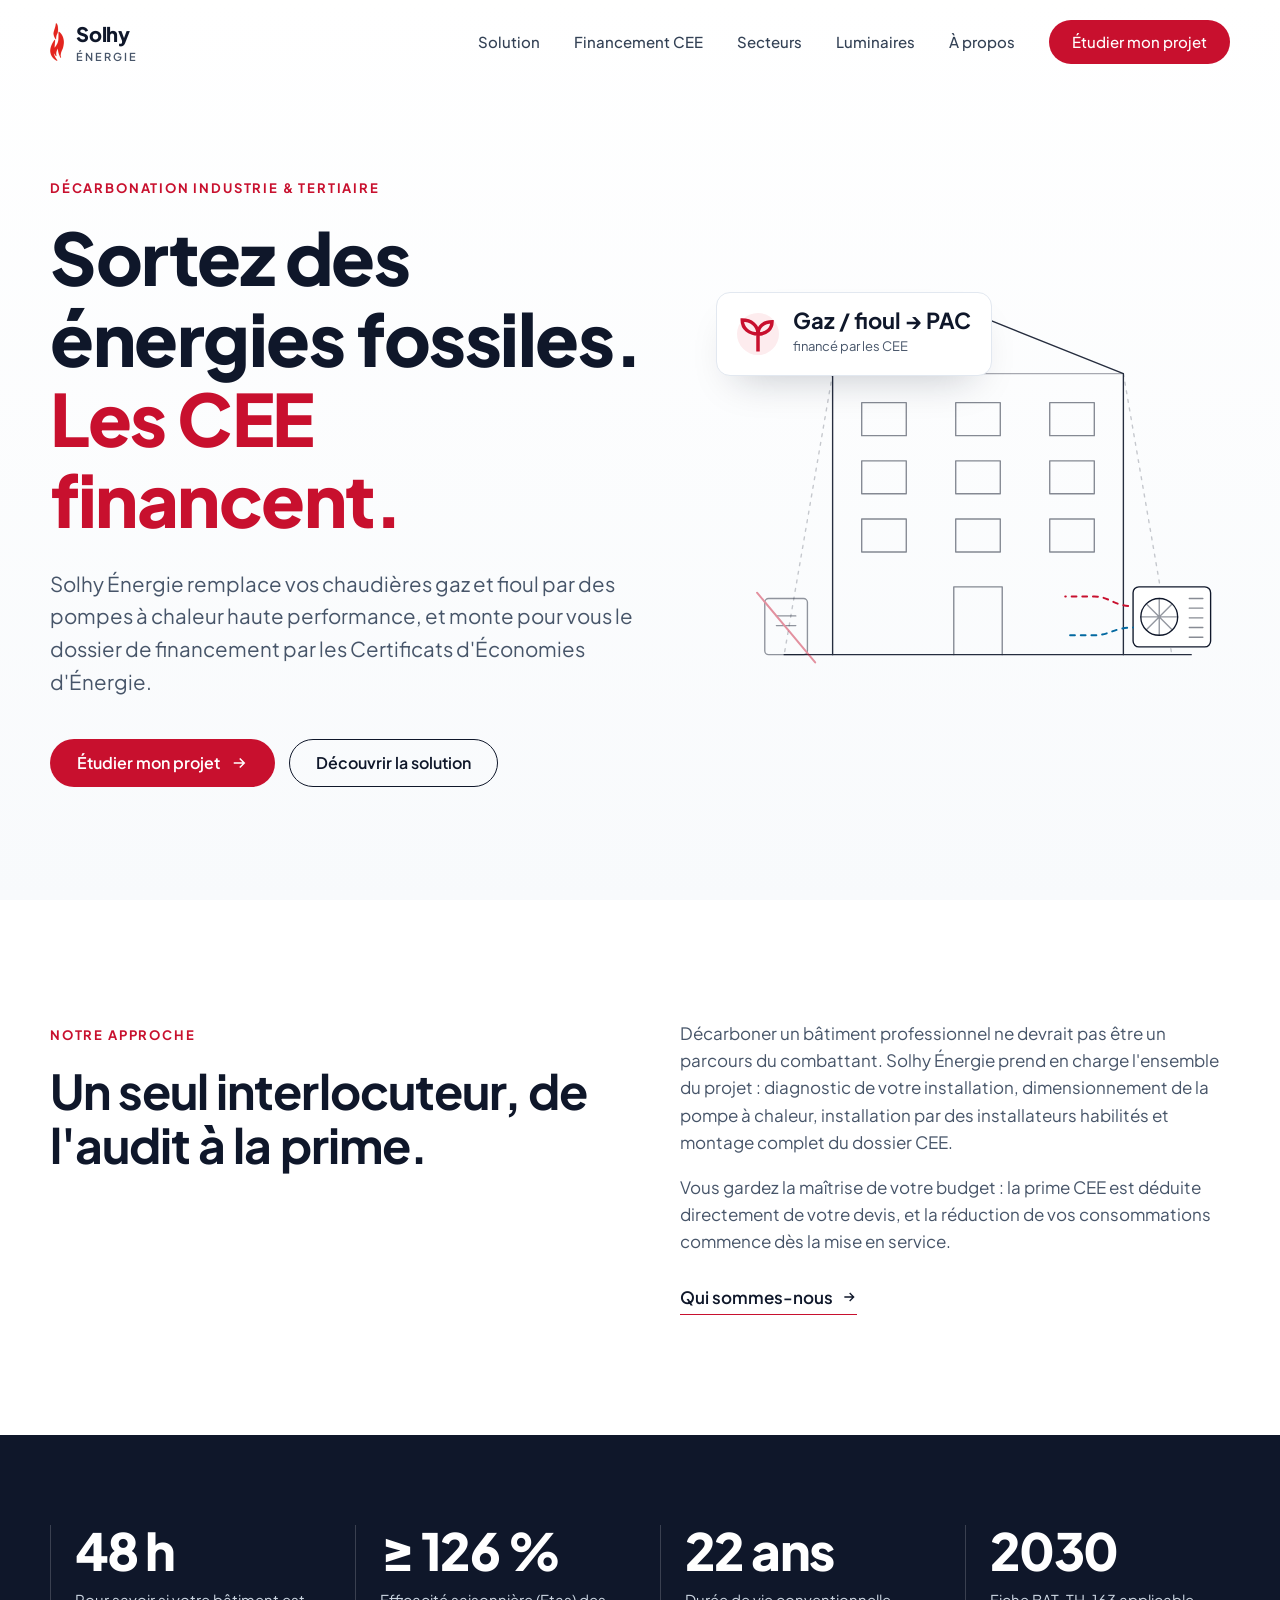
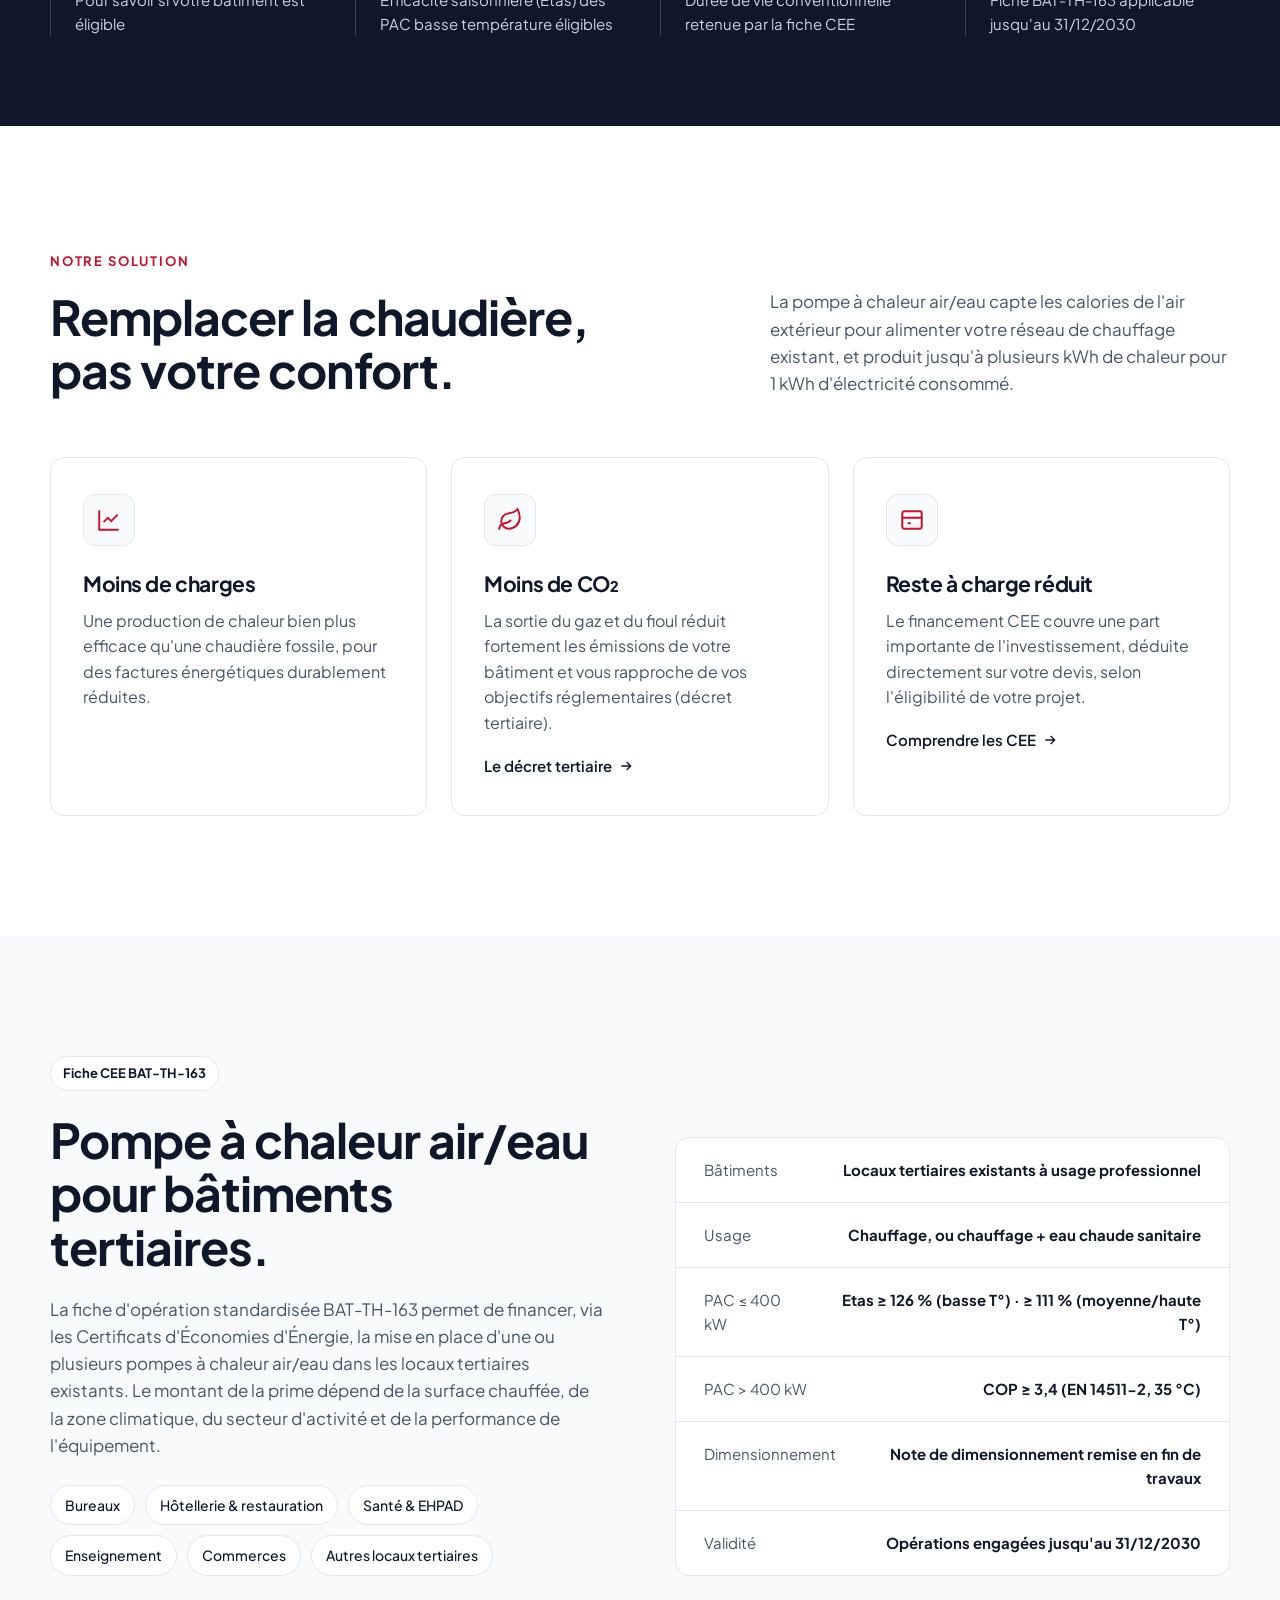
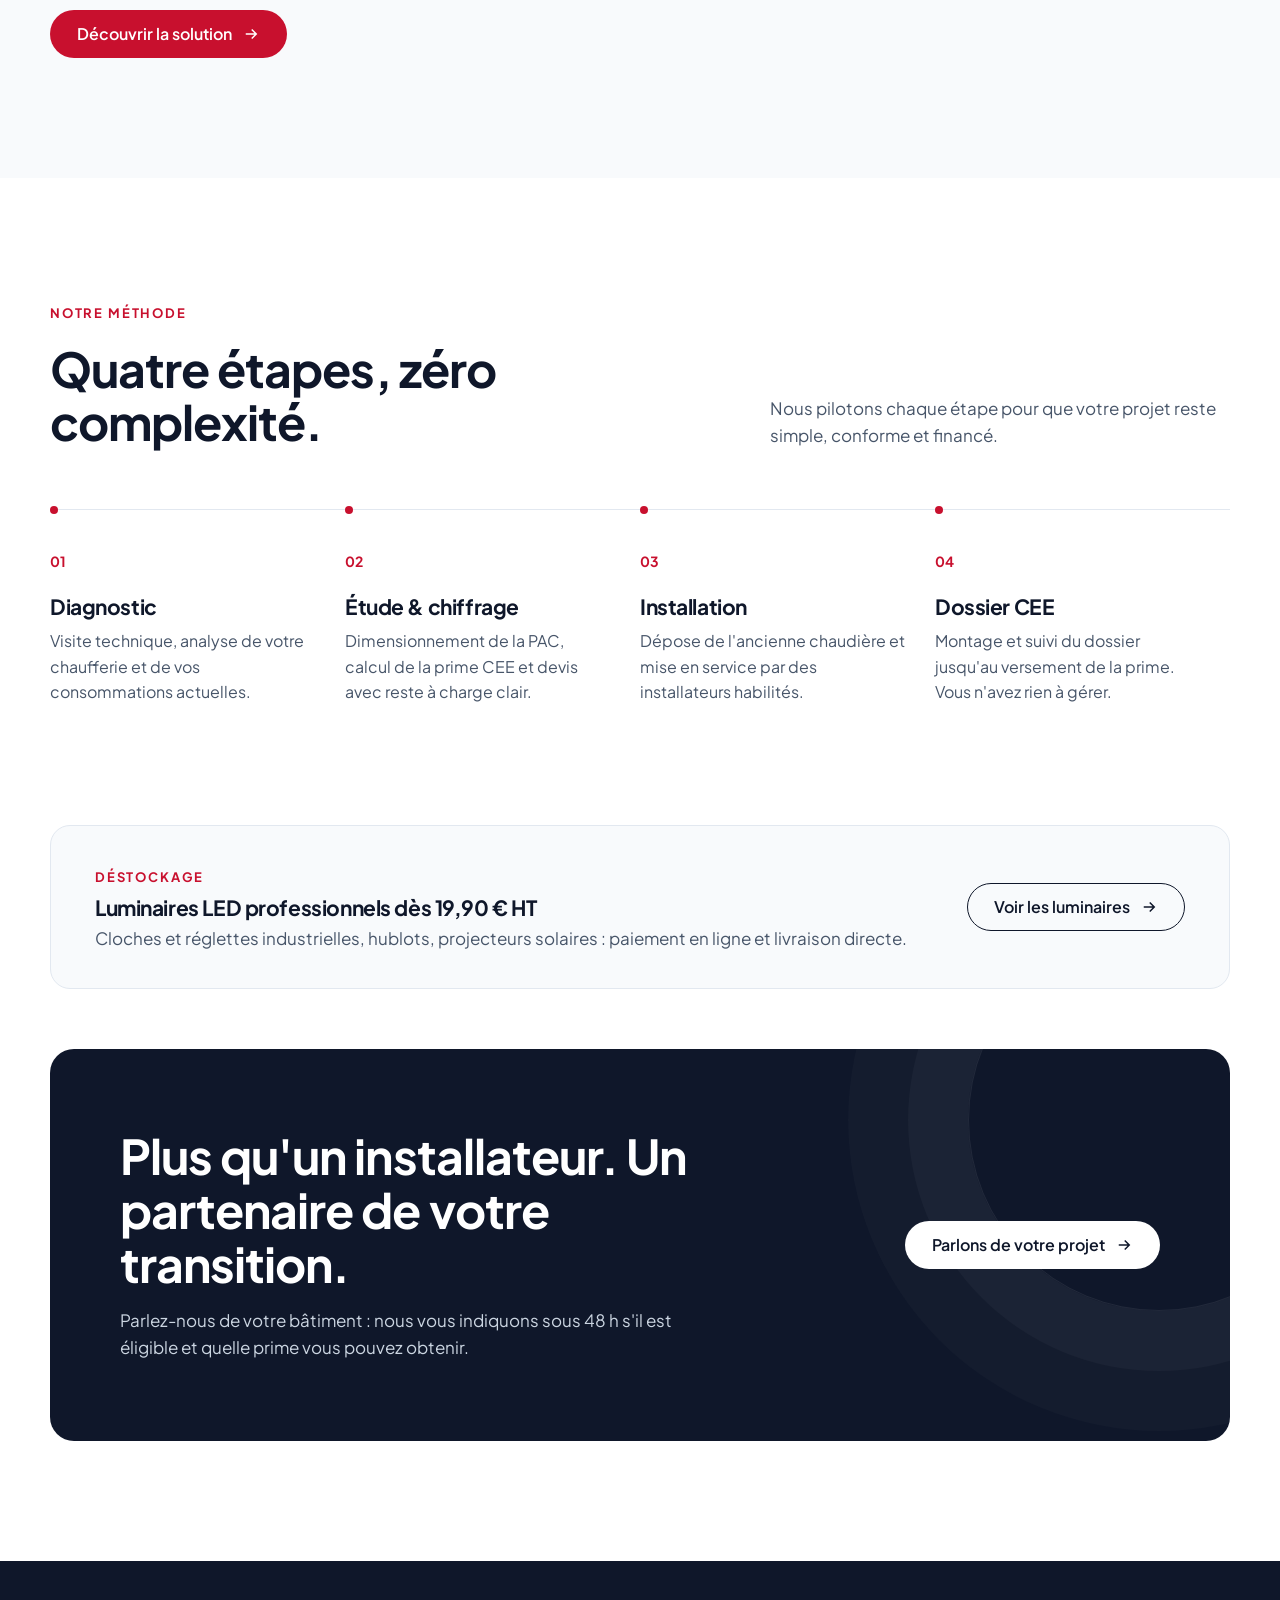
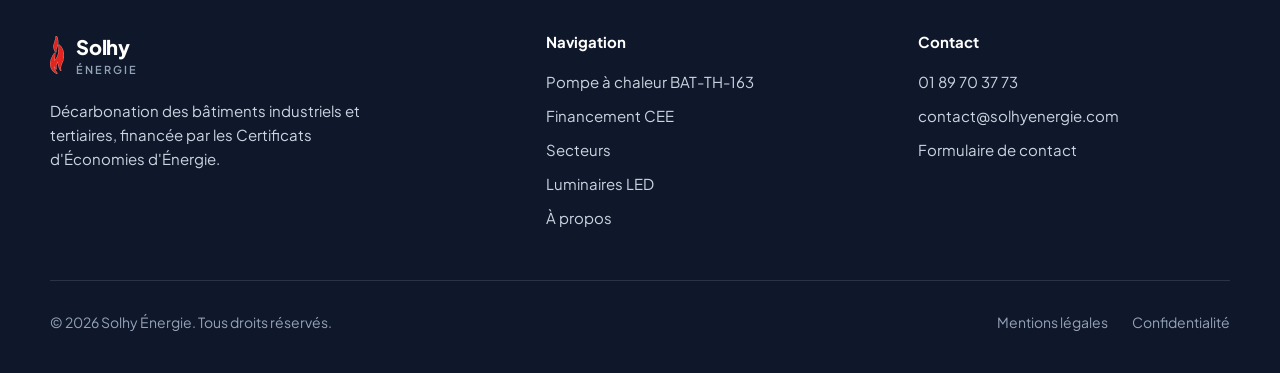
<file: index.html>
<!DOCTYPE html>
<html lang="fr">
<head>
<meta charset="UTF-8">
<meta name="viewport" content="width=device-width, initial-scale=1">
<meta name="robots" content="noindex, nofollow">
<title>Solhy Énergie — Décarbonation des bâtiments tertiaires financée par les CEE</title>
<meta name="description" content="Solhy Énergie remplace vos chaudières fossiles par des pompes à chaleur air/eau, financées par les Certificats d'Économies d'Énergie (fiche BAT-TH-163). Étude, installation et montage du dossier CEE.">
<link rel="canonical" href="https://www.solhyenergie.com/">
<meta property="og:type" content="website">
<meta property="og:locale" content="fr_FR">
<meta property="og:site_name" content="Solhy Énergie">
<meta property="og:title" content="Solhy Énergie — Décarbonation des bâtiments tertiaires financée par les CEE">
<meta property="og:description" content="Solhy Énergie remplace vos chaudières fossiles par des pompes à chaleur air/eau, financées par les Certificats d'Économies d'Énergie (fiche BAT-TH-163). Étude, installation et montage du dossier CEE.">
<meta property="og:url" content="https://www.solhyenergie.com/">
<meta property="og:image" content="https://www.solhyenergie.com/assets/og-solhy.jpg">
<meta property="og:image:width" content="1200">
<meta property="og:image:height" content="630">
<meta name="twitter:card" content="summary_large_image">
<script type="application/ld+json">
{"@context":"https://schema.org","@type":"Organization","name":"Solhy Énergie","legalName":"ETS MENDEL",
"url":"https://www.solhyenergie.com/","logo":"https://www.solhyenergie.com/assets/apple-touch-icon.png",
"email":"contact@solhyenergie.com","telephone":"+33 1 89 70 37 73","vatID":"FR91922118369","identifier":"922 118 369",
"address":{"@type":"PostalAddress","streetAddress":"26 rue de l'Étoile","postalCode":"75017","addressLocality":"Paris","addressCountry":"FR"},
"contactPoint":{"@type":"ContactPoint","telephone":"+33 1 89 70 37 73","contactType":"customer service","areaServed":"FR","availableLanguage":"French"}}
</script>
<script>document.documentElement.classList.add('js')</script>
<meta name="facebook-domain-verification" content="2lmct6w0kwkzdpxnt7ulr8ltv5iluy">
<link rel="icon" href="assets/logo.png">
<link rel="apple-touch-icon" href="assets/apple-touch-icon.png">
<link rel="preconnect" href="https://fonts.googleapis.com">
<link rel="preconnect" href="https://fonts.gstatic.com" crossorigin>
<link href="https://fonts.googleapis.com/css2?family=Plus+Jakarta+Sans:wght@400;500;600;700;800&display=swap" rel="stylesheet">
<link rel="stylesheet" href="assets/style.css">
</head>
<body>

<header id="top">
  <div class="container nav">
    <a href="index.html" class="brand" aria-label="Solhy Énergie — accueil">
      <img src="assets/logo.png" alt="" width="14" height="38">
      <span>Solhy<small>Énergie</small></span>
    </a>
    <button class="burger" aria-label="Ouvrir le menu" aria-expanded="false" aria-controls="menu"><span></span><span></span><span></span></button>
    <ul class="menu" id="menu">
      <li><a href="solution-pompe-a-chaleur.html">Solution</a></li>
      <li><a href="financement-cee.html">Financement CEE</a></li>
      <li><a href="secteurs.html">Secteurs</a></li>
      <li><a href="luminaires.html">Luminaires</a></li>
      <li><a href="a-propos.html">À propos</a></li>
      <li><a href="contact.html" class="btn btn-primary">Étudier mon projet</a></li>
    </ul>
  </div>
</header>

<main>
  <!-- 1. Hero -->
  <section class="hero">
    <div class="container hero-grid">
      <div class="reveal">
        <span class="eyebrow">Décarbonation industrie &amp; tertiaire</span>
        <h1>Sortez des énergies fossiles. <em>Les CEE financent.</em></h1>
        <p class="lead">Solhy Énergie remplace vos chaudières gaz et fioul par des pompes à chaleur haute performance, et monte pour vous le dossier de financement par les Certificats d'Économies d'Énergie.</p>
        <div class="hero-ctas">
          <a href="contact.html" class="btn btn-primary">Étudier mon projet
            <svg viewBox="0 0 24 24" fill="none" stroke="currentColor" stroke-width="2" aria-hidden="true"><path d="M5 12h14M13 6l6 6-6 6"/></svg></a>
          <a href="#solution" class="btn btn-ghost">Découvrir la solution</a>
        </div>
      </div>
      <div class="hero-visual reveal" aria-hidden="true">
        <!-- Illustration filaire : bâtiment tertiaire + PAC air/eau -->
        <svg viewBox="0 0 520 440" fill="none" stroke="#0F172A" stroke-width="1.4" stroke-linecap="round" stroke-linejoin="round">
          <g opacity=".9">
            <path d="M60 400h420"/>
            <path d="M110 400V110l150-60 150 60v290"/>
            <path d="M110 110h300" opacity=".4"/>
            <g opacity=".55">
              <rect x="140" y="140" width="46" height="34"/><rect x="237" y="140" width="46" height="34"/><rect x="334" y="140" width="46" height="34"/>
              <rect x="140" y="200" width="46" height="34"/><rect x="237" y="200" width="46" height="34"/><rect x="334" y="200" width="46" height="34"/>
              <rect x="140" y="260" width="46" height="34"/><rect x="237" y="260" width="46" height="34"/><rect x="334" y="260" width="46" height="34"/>
              <path d="M235 400v-70h50v70"/>
            </g>
            <path d="M110 110 60 400M410 110l50 290" stroke-dasharray="3 6" opacity=".25"/>
          </g>
          <!-- PAC -->
          <g>
            <rect x="420" y="330" width="80" height="62" rx="6" fill="#fff"/>
            <circle cx="447" cy="361" r="19"/>
            <path d="M447 342v38M428 361h38M434 348l26 26M460 348l-26 26" opacity=".45"/>
            <path d="M478 342h14M478 352h14M478 362h14M478 372h14M478 382h14" opacity=".5"/>
          </g>
          <!-- Flux de chaleur -->
          <path d="M420 350c-20 0-24-10-40-10h-30" stroke="#C8102E" stroke-width="2" stroke-dasharray="5 6">
            <animate attributeName="stroke-dashoffset" from="22" to="0" dur="1.4s" repeatCount="indefinite"/>
          </path>
          <path d="M420 372c-20 0-24 8-40 8h-30" stroke="#0369A1" stroke-width="2" stroke-dasharray="5 6">
            <animate attributeName="stroke-dashoffset" from="0" to="22" dur="1.4s" repeatCount="indefinite"/>
          </path>
          <!-- Ancienne chaudière barrée -->
          <g opacity=".45">
            <rect x="40" y="342" width="44" height="58" rx="4"/>
            <path d="M52 360h20M52 370h20"/>
            <path d="M32 336l60 72" stroke="#C8102E" stroke-width="2"/>
          </g>
        </svg>
        <div class="hero-badge">
          <div class="dot"><svg width="22" height="22" viewBox="0 0 24 24" fill="none" stroke="currentColor" stroke-width="2"><path d="M12 22V12M12 12C12 7 8 4 3 4c0 5 4 8 9 8ZM12 12c0-4 3-7 8-7 0 4-3 7-8 7Z"/></svg></div>
          <div><strong>Gaz / fioul → PAC</strong><small>financé par les CEE</small></div>
        </div>
      </div>
    </div>
  </section>

  <!-- 2. Approche -->
  <section id="approche">
    <div class="container intro-grid">
      <div class="reveal">
        <span class="eyebrow">Notre approche</span>
        <h2>Un seul interlocuteur, de l'audit à la prime.</h2>
      </div>
      <div class="reveal">
        <p>Décarboner un bâtiment professionnel ne devrait pas être un parcours du combattant. Solhy Énergie prend en charge l'ensemble du projet : diagnostic de votre installation, dimensionnement de la pompe à chaleur, installation par des installateurs habilités et montage complet du dossier CEE.</p>
        <p>Vous gardez la maîtrise de votre budget : la prime CEE est déduite directement de votre devis, et la réduction de vos consommations commence dès la mise en service.</p>
        <a href="a-propos.html" class="link-arrow">Qui sommes-nous
          <svg width="16" height="16" viewBox="0 0 24 24" fill="none" stroke="currentColor" stroke-width="2" aria-hidden="true"><path d="M5 12h14M13 6l6 6-6 6"/></svg></a>
      </div>
    </div>
  </section>

  <!-- 3. Chiffres clés -->
  <section class="stats" aria-label="Chiffres clés">
    <div class="container stats-grid">
      <div class="stat reveal"><strong>48 h</strong><span>Pour savoir si votre bâtiment est éligible</span></div>
      <div class="stat reveal"><strong>≥ 126 %</strong><span>Efficacité saisonnière (Etas) des PAC basse température éligibles</span></div>
      <div class="stat reveal"><strong>22 ans</strong><span>Durée de vie conventionnelle retenue par la fiche CEE</span></div>
      <div class="stat reveal"><strong>2030</strong><span>Fiche BAT-TH-163 applicable jusqu'au 31/12/2030</span></div>
    </div>
  </section>

  <!-- 4. Solution -->
  <section id="solution">
    <div class="container">
      <div class="section-head reveal">
        <div>
          <span class="eyebrow">Notre solution</span>
          <h2>Remplacer la chaudière,<br>pas votre confort.</h2>
        </div>
        <p>La pompe à chaleur air/eau capte les calories de l'air extérieur pour alimenter votre réseau de chauffage existant, et produit jusqu'à plusieurs kWh de chaleur pour 1 kWh d'électricité consommé.</p>
      </div>
      <div class="cards">
        <article class="card reveal">
          <div class="ico"><svg viewBox="0 0 24 24" fill="none" stroke="currentColor" stroke-width="1.8" aria-hidden="true"><path d="M3 3v18h18"/><path d="m7 14 4-4 3 3 6-6"/></svg></div>
          <h3>Moins de charges</h3>
          <p>Une production de chaleur bien plus efficace qu'une chaudière fossile, pour des factures énergétiques durablement réduites.</p>
        </article>
        <article class="card reveal">
          <div class="ico"><svg viewBox="0 0 24 24" fill="none" stroke="currentColor" stroke-width="1.8" aria-hidden="true"><path d="M11 20A7 7 0 0 1 9.8 6.1C15.5 5 17 4.48 19 2c1 2 2 4.18 2 8 0 5.5-4.78 10-10 10Z"/><path d="M2 21c0-3 1.85-5.36 5.08-6C9.5 14.52 12 13 13 12"/></svg></div>
          <h3>Moins de CO₂</h3>
          <p>La sortie du gaz et du fioul réduit fortement les émissions de votre bâtiment et vous rapproche de vos objectifs réglementaires (décret tertiaire).</p>
          <a class="more" href="secteurs.html#decret-tertiaire">Le décret tertiaire <svg viewBox="0 0 24 24" fill="none" stroke="currentColor" stroke-width="2" aria-hidden="true"><path d="M5 12h14M13 6l6 6-6 6"/></svg></a>
        </article>
        <article class="card reveal">
          <div class="ico"><svg viewBox="0 0 24 24" fill="none" stroke="currentColor" stroke-width="1.8" aria-hidden="true"><rect x="3" y="4" width="18" height="16" rx="2"/><path d="M3 10h18M8 15h3"/></svg></div>
          <h3>Reste à charge réduit</h3>
          <p>Le financement CEE couvre une part importante de l'investissement, déduite directement sur votre devis, selon l'éligibilité de votre projet.</p>
          <a class="more" href="financement-cee.html">Comprendre les CEE <svg viewBox="0 0 24 24" fill="none" stroke="currentColor" stroke-width="2" aria-hidden="true"><path d="M5 12h14M13 6l6 6-6 6"/></svg></a>
        </article>
      </div>
    </div>
  </section>

  <!-- 5. Offre BAT-TH-163 -->
  <section id="financement" class="offer">
    <div class="container offer-grid">
      <div class="reveal">
        <span class="tag">Fiche CEE BAT-TH-163</span>
        <h2>Pompe à chaleur air/eau pour bâtiments tertiaires.</h2>
        <p>La fiche d'opération standardisée BAT-TH-163 permet de financer, via les Certificats d'Économies d'Énergie, la mise en place d'une ou plusieurs pompes à chaleur air/eau dans les locaux tertiaires existants. Le montant de la prime dépend de la surface chauffée, de la zone climatique, du secteur d'activité et de la performance de l'équipement.</p>
        <div class="sectors" aria-label="Secteurs éligibles">
          <span>Bureaux</span><span>Hôtellerie &amp; restauration</span><span>Santé &amp; EHPAD</span><span>Enseignement</span><span>Commerces</span><span>Autres locaux tertiaires</span>
        </div>
        <a href="solution-pompe-a-chaleur.html" class="btn btn-primary">Découvrir la solution
          <svg viewBox="0 0 24 24" fill="none" stroke="currentColor" stroke-width="2" aria-hidden="true"><path d="M5 12h14M13 6l6 6-6 6"/></svg></a>
      </div>
      <div class="spec reveal" role="list" aria-label="Conditions d'éligibilité">
        <div class="spec-row" role="listitem"><span>Bâtiments</span><strong>Locaux tertiaires existants à usage professionnel</strong></div>
        <div class="spec-row" role="listitem"><span>Usage</span><strong>Chauffage, ou chauffage + eau chaude sanitaire</strong></div>
        <div class="spec-row" role="listitem"><span>PAC ≤ 400 kW</span><strong>Etas ≥ 126 % (basse T°) · ≥ 111 % (moyenne/haute T°)</strong></div>
        <div class="spec-row" role="listitem"><span>PAC &gt; 400 kW</span><strong>COP ≥ 3,4 (EN 14511-2, 35 °C)</strong></div>
        <div class="spec-row" role="listitem"><span>Dimensionnement</span><strong>Note de dimensionnement remise en fin de travaux</strong></div>
        <div class="spec-row" role="listitem"><span>Validité</span><strong>Opérations engagées jusqu'au 31/12/2030</strong></div>
      </div>
    </div>
  </section>

  <!-- 6. Méthode -->
  <section id="methode">
    <div class="container">
      <div class="section-head reveal">
        <div>
          <span class="eyebrow">Notre méthode</span>
          <h2>Quatre étapes, zéro complexité.</h2>
        </div>
        <p>Nous pilotons chaque étape pour que votre projet reste simple, conforme et financé.</p>
      </div>
      <div class="steps">
        <div class="step reveal"><h3>Diagnostic</h3><p>Visite technique, analyse de votre chaufferie et de vos consommations actuelles.</p></div>
        <div class="step reveal"><h3>Étude &amp; chiffrage</h3><p>Dimensionnement de la PAC, calcul de la prime CEE et devis avec reste à charge clair.</p></div>
        <div class="step reveal"><h3>Installation</h3><p>Dépose de l'ancienne chaudière et mise en service par des installateurs habilités.</p></div>
        <div class="step reveal"><h3>Dossier CEE</h3><p>Montage et suivi du dossier jusqu'au versement de la prime. Vous n'avez rien à gérer.</p></div>
      </div>
    </div>
  </section>

  <section class="promo" aria-label="Déstockage luminaires">
    <div class="container">
      <div class="promo-inner reveal">
        <div>
          <span class="eyebrow" style="margin-bottom:8px">Déstockage</span>
          <h3>Luminaires LED professionnels dès 19,90 € HT</h3>
          <p>Cloches et réglettes industrielles, hublots, projecteurs solaires : paiement en ligne et livraison directe.</p>
        </div>
        <a href="luminaires.html" class="btn btn-ghost">Voir les luminaires
          <svg viewBox="0 0 24 24" fill="none" stroke="currentColor" stroke-width="2" aria-hidden="true"><path d="M5 12h14M13 6l6 6-6 6"/></svg></a>
      </div>
    </div>
  </section>

  <section class="band" aria-label="Contact">
    <div class="container">
      <div class="band-inner reveal">
        <div>
          <h2>Plus qu'un installateur. Un partenaire de votre transition.</h2>
          <p>Parlez-nous de votre bâtiment : nous vous indiquons sous 48 h s'il est éligible et quelle prime vous pouvez obtenir.</p>
        </div>
        <a href="contact.html" class="btn btn-light">Parlons de votre projet
          <svg viewBox="0 0 24 24" fill="none" stroke="currentColor" stroke-width="2" aria-hidden="true"><path d="M5 12h14M13 6l6 6-6 6"/></svg></a>
      </div>
    </div>
  </section>

</main>

<footer>
  <div class="container">
    <div class="foot-grid">
      <div>
        <a href="index.html" class="brand"><img src="assets/logo.png" alt="" width="14" height="38"><span>Solhy<small>Énergie</small></span></a>
        <p style="margin-top:20px;max-width:340px">Décarbonation des bâtiments industriels et tertiaires, financée par les Certificats d'Économies d'Énergie.</p>
      </div>
      <div>
        <h2 class="foot-h">Navigation</h2>
        <ul><li><a href="solution-pompe-a-chaleur.html">Pompe à chaleur BAT-TH-163</a></li><li><a href="financement-cee.html">Financement CEE</a></li><li><a href="secteurs.html">Secteurs</a></li><li><a href="luminaires.html">Luminaires LED</a></li><li><a href="a-propos.html">À propos</a></li></ul>
      </div>
      <div>
        <h2 class="foot-h">Contact</h2>
        <ul><li><a href="tel:+33189703773">01 89 70 37 73</a></li><li><a href="mailto:contact@solhyenergie.com">contact@solhyenergie.com</a></li><li><a href="contact.html">Formulaire de contact</a></li></ul>
      </div>
    </div>
    <div class="foot-bottom">
      <span>© <span id="year">2026</span> Solhy Énergie. Tous droits réservés.</span>
      <nav><a href="mentions-legales.html">Mentions légales</a><a href="mentions-legales.html#confidentialite">Confidentialité</a></nav>
    </div>
  </div>
</footer>

<script src="assets/main.js"></script>
</body>
</html>
</file>
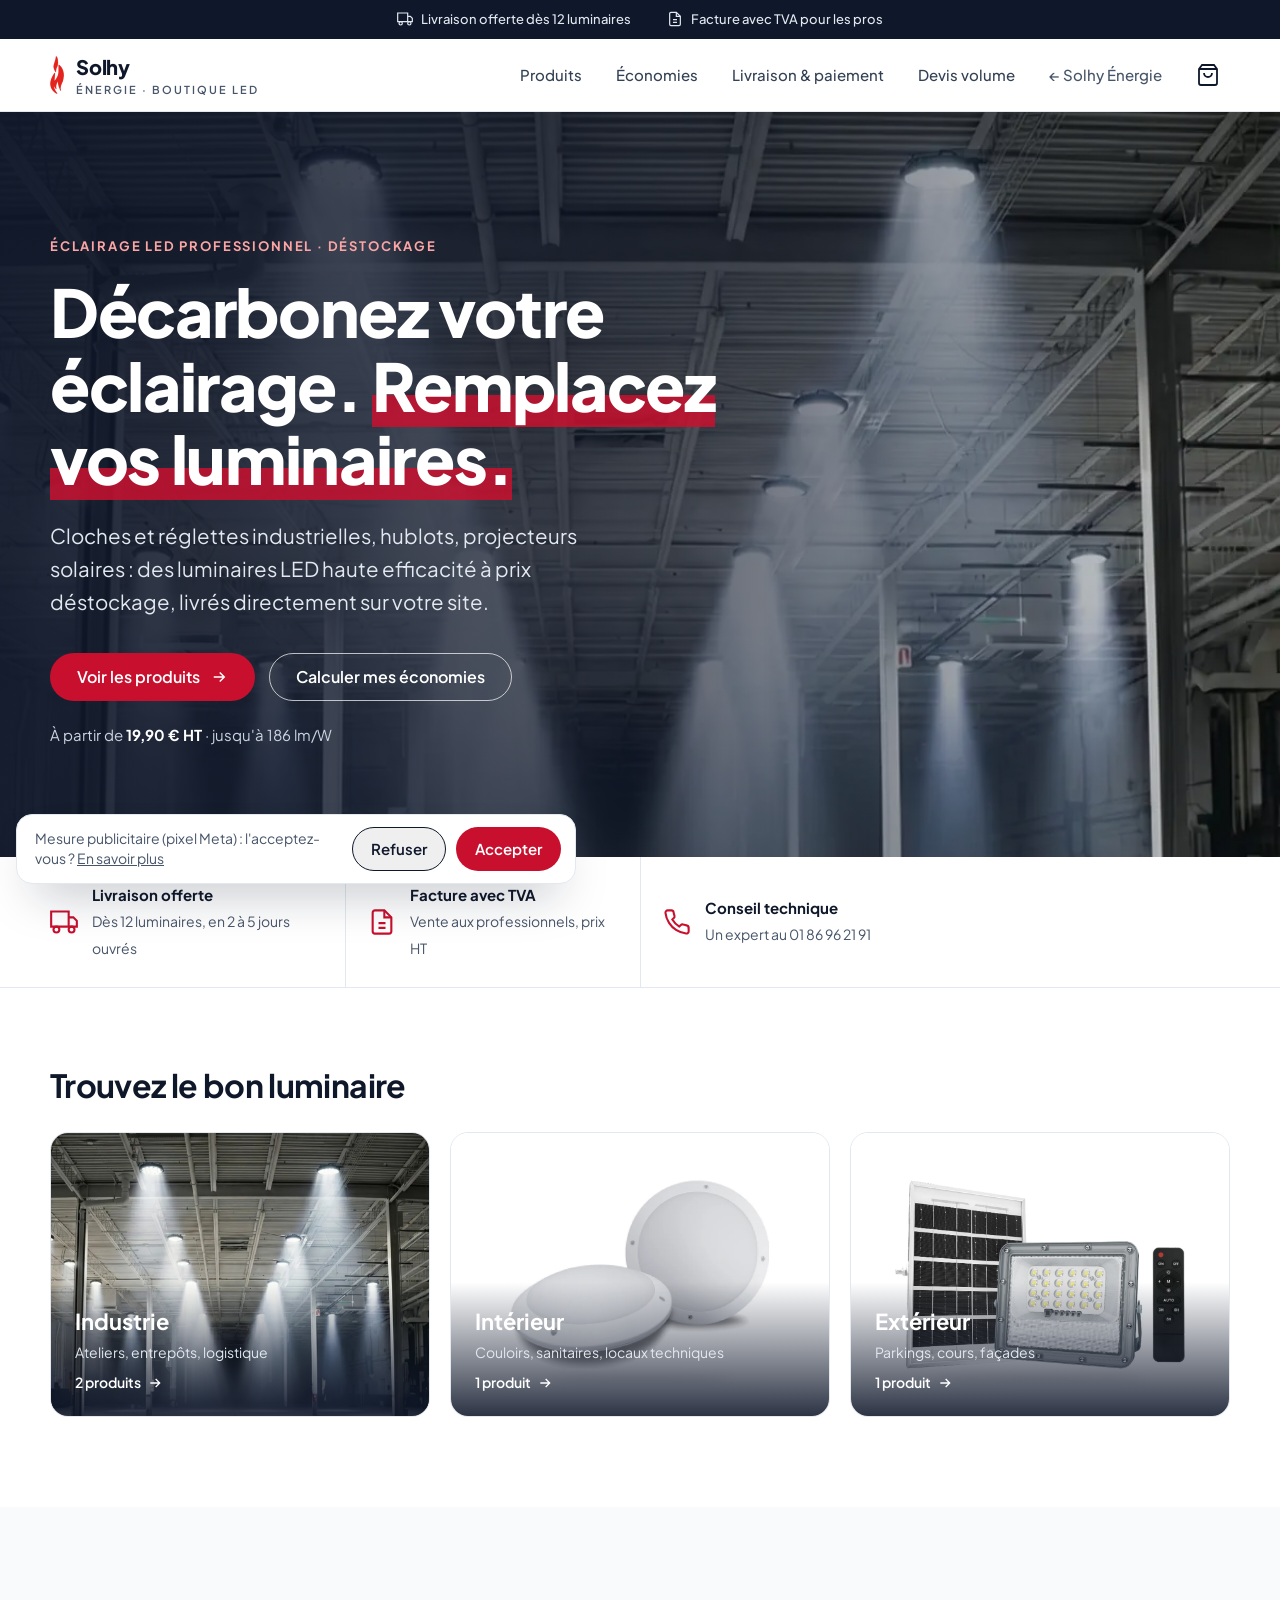
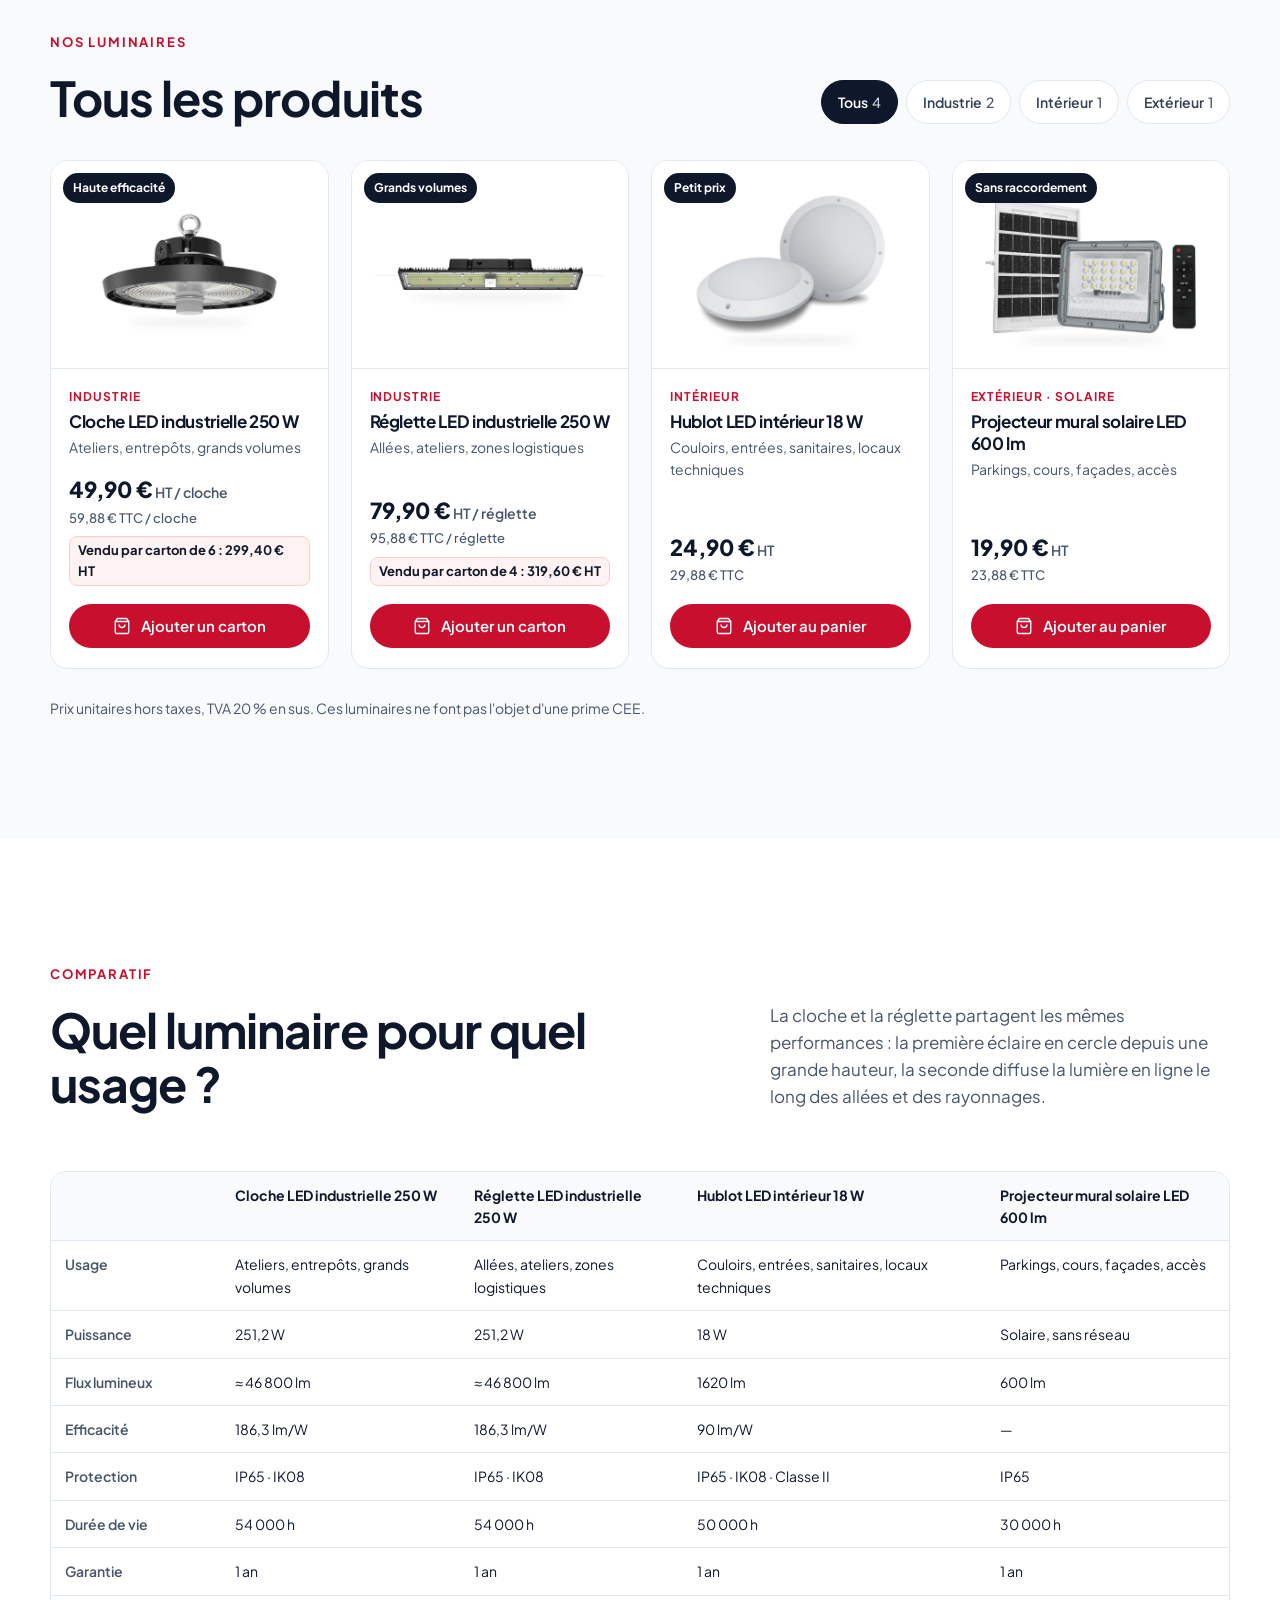
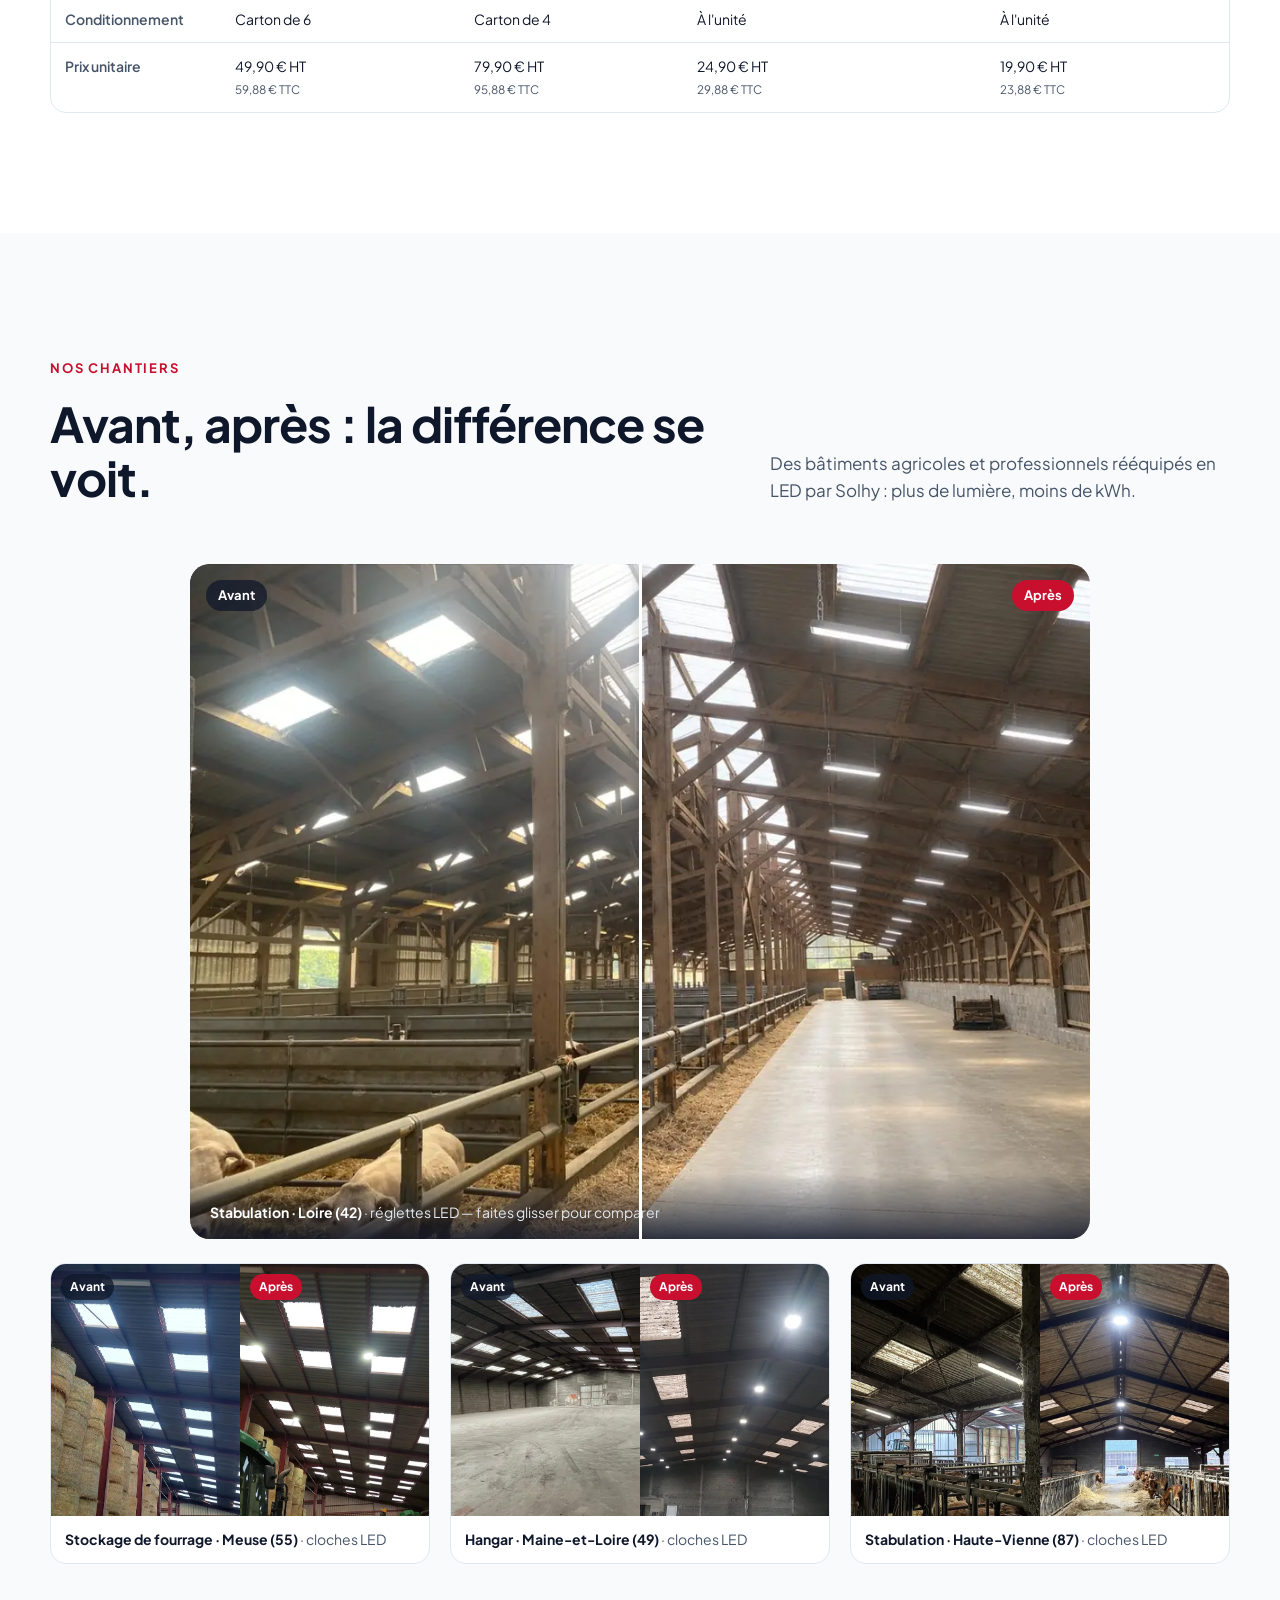
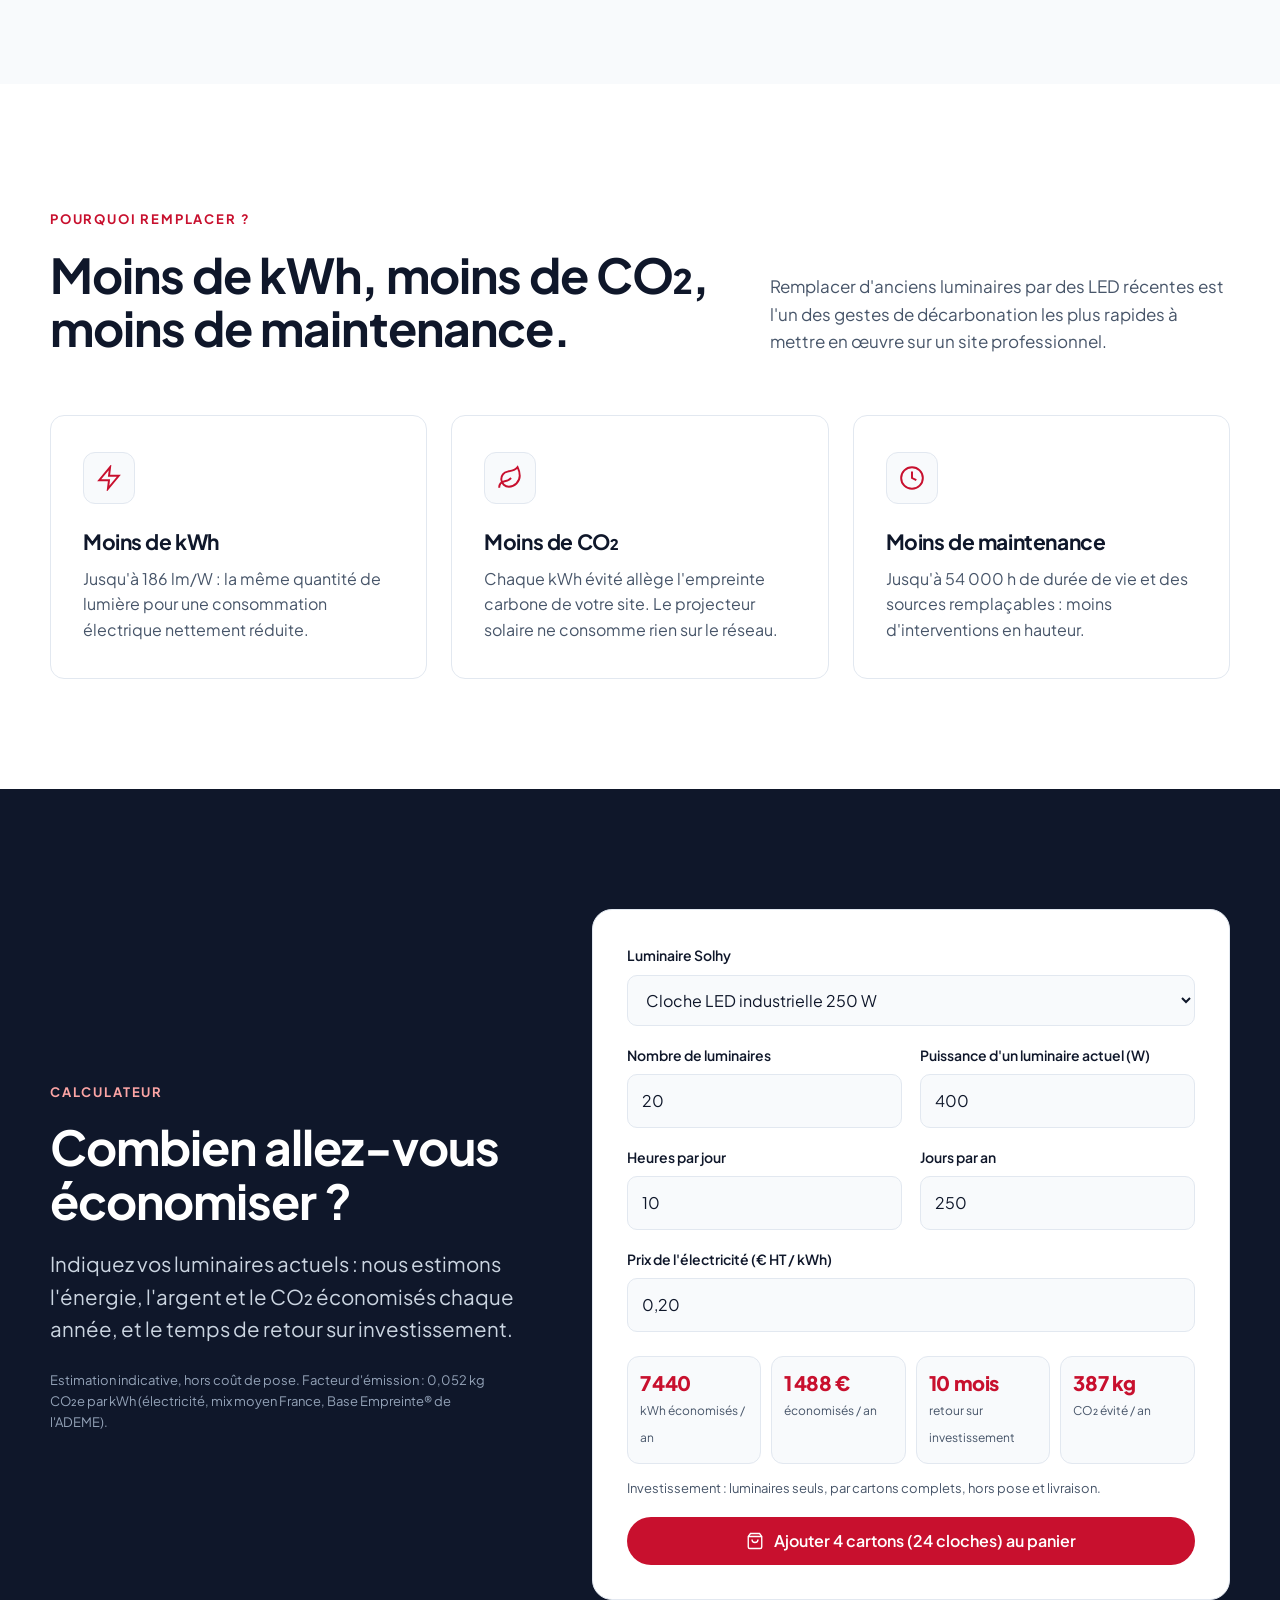
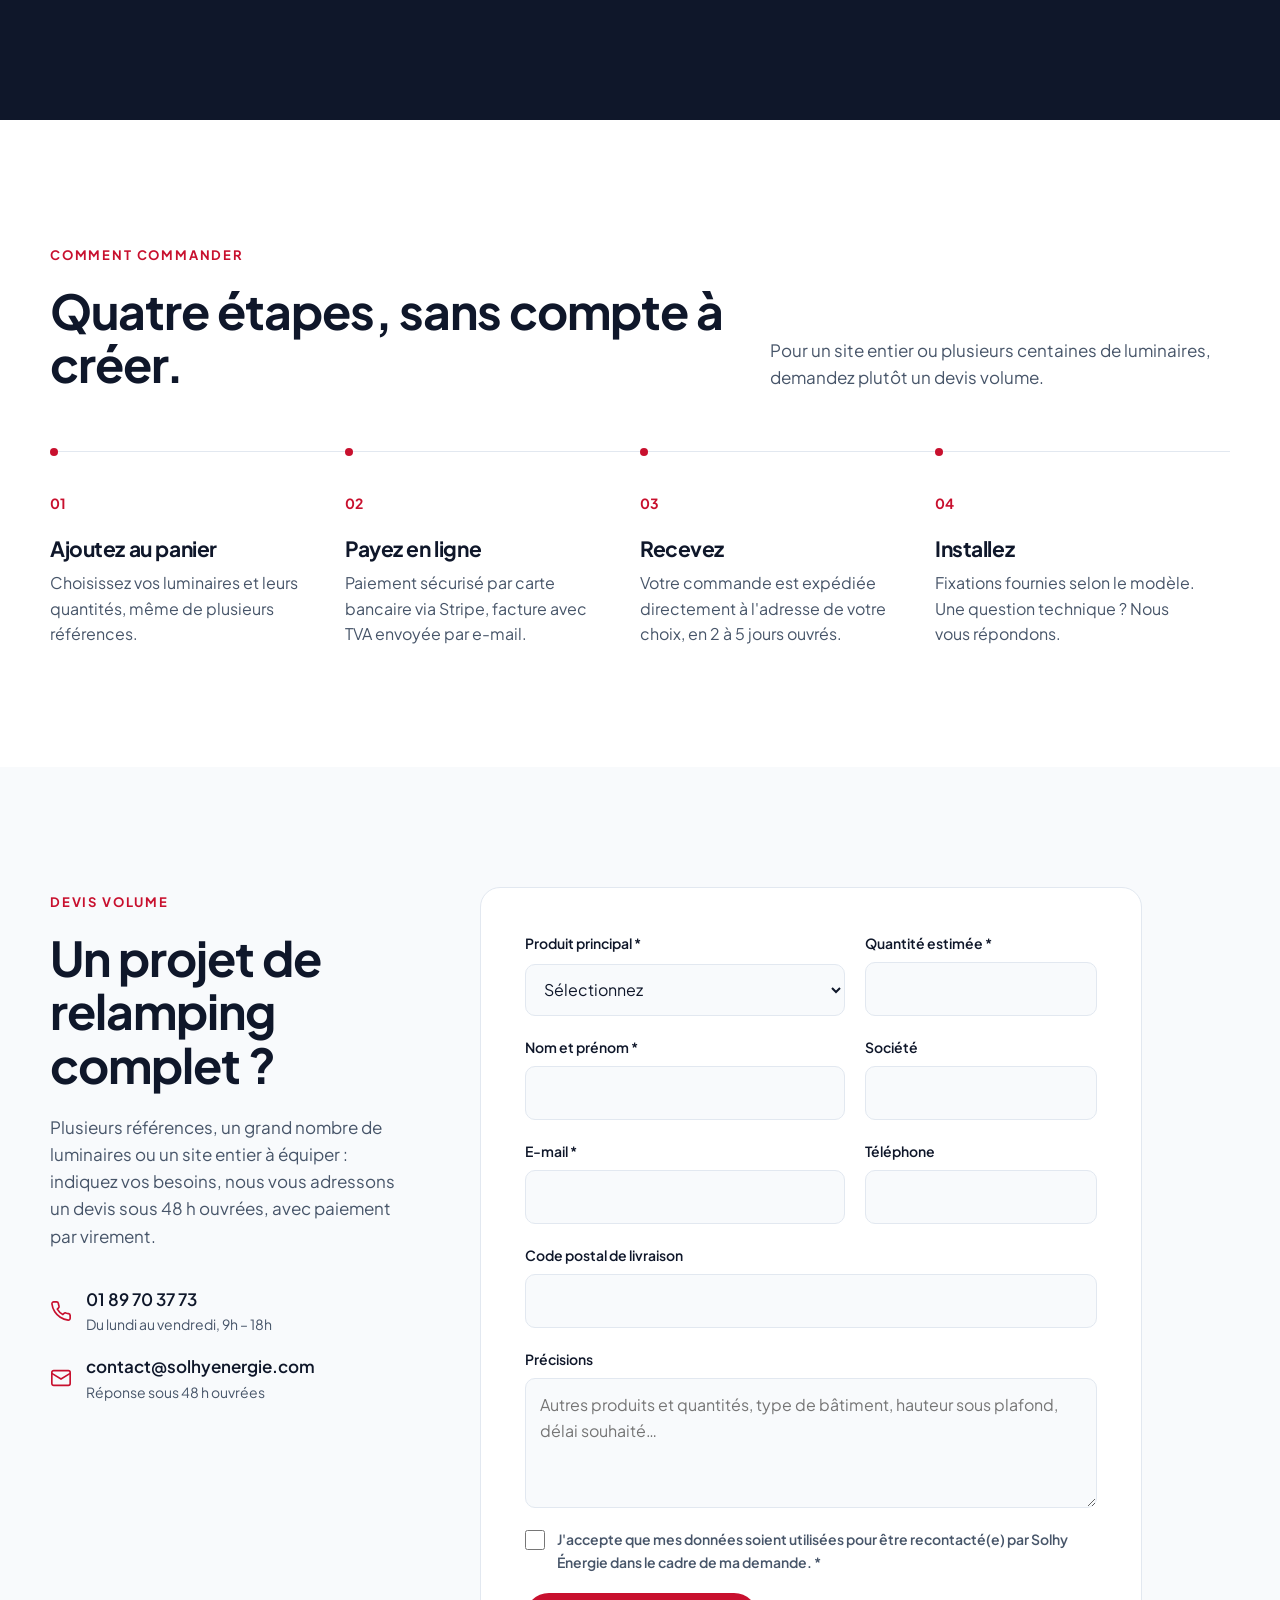
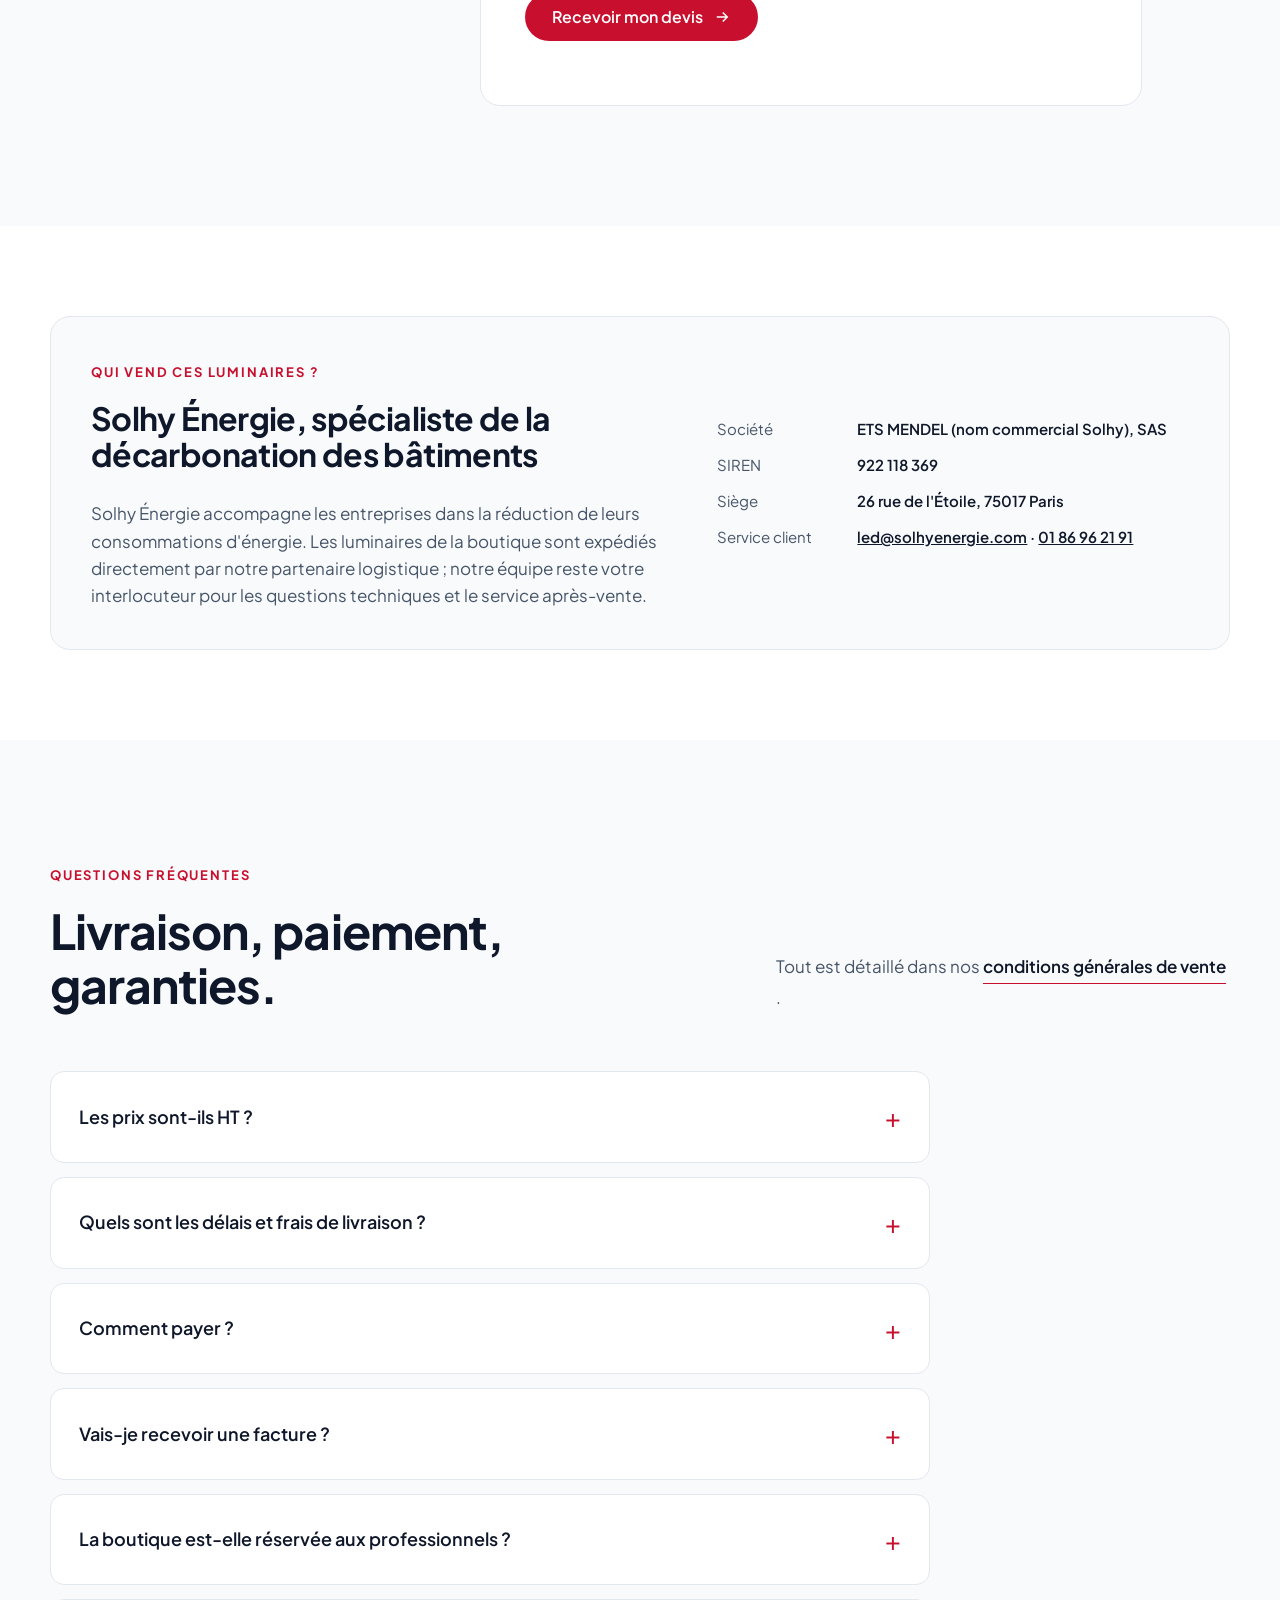
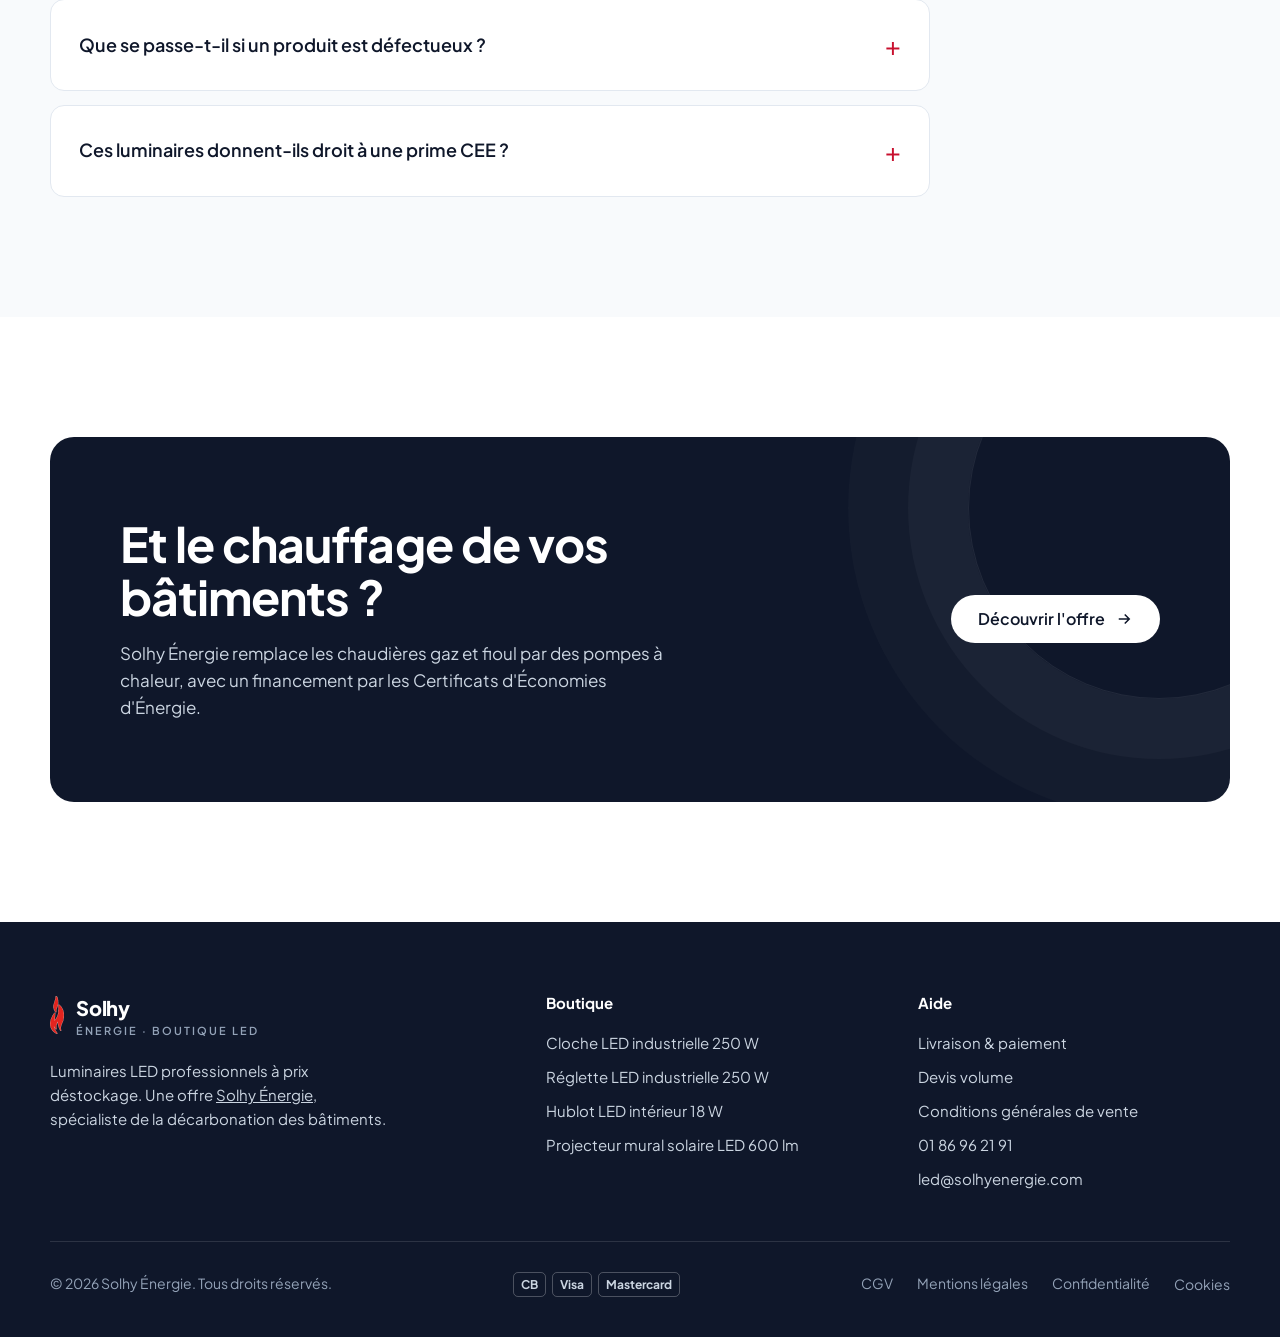
<file: boutique/index.html>
<!DOCTYPE html>
<html lang="fr">
<head>
<meta charset="UTF-8">
<meta name="viewport" content="width=device-width, initial-scale=1">
<meta name="robots" content="noindex, nofollow">
<title>Luminaires LED professionnels à prix déstockage — Solhy Énergie</title>
<meta name="description" content="Décarbonez votre éclairage : cloches et réglettes LED industrielles, hublots, projecteurs solaires à prix déstockage. Paiement sécurisé, livraison directe en 2 à 5 jours ouvrés.">
<link rel="canonical" href="https://www.solhyenergie.com/boutique/">
<meta property="og:type" content="website">
<meta property="og:title" content="Luminaires LED professionnels à prix déstockage — Solhy Énergie">
<meta property="og:description" content="Décarbonez votre éclairage : cloches et réglettes LED industrielles, hublots, projecteurs solaires à prix déstockage. Paiement sécurisé, livraison directe en 2 à 5 jours ouvrés.">
<meta property="og:image" content="https://www.solhyenergie.com/boutique/img/og-boutique.jpg">
<script>document.documentElement.classList.add('js')</script>
<meta name="facebook-domain-verification" content="2lmct6w0kwkzdpxnt7ulr8ltv5iluy">
<link rel="icon" href="../assets/logo.png">
<link rel="apple-touch-icon" href="../assets/apple-touch-icon.png">
<link rel="preconnect" href="https://fonts.googleapis.com">
<link rel="preconnect" href="https://fonts.gstatic.com" crossorigin>
<link href="https://fonts.googleapis.com/css2?family=Plus+Jakarta+Sans:wght@400;500;600;700;800&display=swap" rel="stylesheet">
<link rel="stylesheet" href="../assets/style.css">
<link rel="stylesheet" href="boutique.css">
</head>
<body class="shop">
<a class="skip" href="#contenu">Aller au contenu</a>

<div class="announce" role="region" aria-label="Livraison et paiement">
  <div class="container announce-inner">
    <span><svg viewBox="0 0 24 24" fill="none" stroke="currentColor" stroke-width="1.8" aria-hidden="true"><path d="M1 3h15v13H1zM16 8h4l3 3v5h-7z"/><circle cx="5.5" cy="18.5" r="2.5"/><circle cx="18.5" cy="18.5" r="2.5"/></svg>Livraison offerte dès 12 luminaires</span>
    <span data-paiement><svg viewBox="0 0 24 24" fill="none" stroke="currentColor" stroke-width="1.8" aria-hidden="true"><rect x="3" y="11" width="18" height="11" rx="2"/><path d="M7 11V7a5 5 0 0 1 10 0v4"/></svg>Paiement 100 % sécurisé</span>
    <span><svg viewBox="0 0 24 24" fill="none" stroke="currentColor" stroke-width="1.8" aria-hidden="true"><path d="M14 2H6a2 2 0 0 0-2 2v16a2 2 0 0 0 2 2h12a2 2 0 0 0 2-2V8z"/><path d="M14 2v6h6M9 13h6M9 17h6"/></svg>Facture avec TVA pour les pros</span>
  </div>
</div>

<header id="top">
  <div class="container nav">
    <a href="index.html" class="brand" aria-label="Solhy Énergie — boutique LED">
      <img src="../assets/logo.png" alt="" width="14" height="38">
      <span>Solhy<small>Énergie · Boutique LED</small></span>
    </a>
    <ul class="menu" id="menu">
      <li><a href="index.html#produits">Produits</a></li>
      <li><a href="index.html#economies">Économies</a></li>
      <li><a href="index.html#faq">Livraison &amp; paiement</a></li>
      <li><a href="index.html#devis">Devis volume</a></li>
      <li><a href="../index.html" class="menu-back">← Solhy Énergie</a></li>
    </ul>
    <div class="nav-actions">
      <button class="cart-btn" type="button" aria-label="Ouvrir le panier" aria-controls="cart" aria-expanded="false"><svg viewBox="0 0 24 24" fill="none" stroke="currentColor" stroke-width="1.8" aria-hidden="true"><path d="M6 2 3 6v14a2 2 0 0 0 2 2h14a2 2 0 0 0 2-2V6l-3-4z"/><path d="M3 6h18M16 10a4 4 0 0 1-8 0"/></svg><span class="cart-count" hidden>0</span></button>
      <button class="burger" aria-label="Ouvrir le menu" aria-expanded="false" aria-controls="menu"><span></span><span></span><span></span></button>
    </div>
  </div>
</header>

<main id="contenu">
  <section class="shop-hero">
    <div class="container shop-hero-inner reveal">
      <span class="eyebrow">Éclairage LED professionnel · Déstockage</span>
      <h1>Décarbonez votre éclairage. <em>Remplacez vos luminaires.</em></h1>
      <p class="lead">Cloches et réglettes industrielles, hublots, projecteurs solaires : des luminaires LED haute efficacité à prix déstockage, livrés directement sur votre site.</p>
      <div class="hero-ctas">
        <a href="#produits" class="btn btn-primary">Voir les produits <svg viewBox="0 0 24 24" fill="none" stroke="currentColor" stroke-width="2" aria-hidden="true"><path d="M5 12h14M13 6l6 6-6 6"/></svg></a>
        <a href="#economies" class="btn btn-light-ghost">Calculer mes économies</a>
      </div>
      <p class="hero-note">À partir de <strong>19,90 € HT</strong> · jusqu'à 186 lm/W</p>
    </div>
  </section>

  <nav class="anchors" aria-label="Aller à la section">
    <a href="#produits">Produits</a><a href="#chantiers">Chantiers</a><a href="#economies">Économies</a><a href="#comparatif">Comparatif</a><a href="#devis">Devis</a><a href="#faq">FAQ</a>
  </nav>

  <section class="trust" aria-label="Nos engagements">
    <div class="container trust-grid">
      <div class="trust-item"><svg viewBox="0 0 24 24" fill="none" stroke="currentColor" stroke-width="1.8" aria-hidden="true"><path d="M1 3h15v13H1zM16 8h4l3 3v5h-7z"/><circle cx="5.5" cy="18.5" r="2.5"/><circle cx="18.5" cy="18.5" r="2.5"/></svg><div><strong>Livraison offerte</strong><span>Dès 12 luminaires, en 2 à 5 jours ouvrés</span></div></div>
      <div class="trust-item" data-paiement><svg viewBox="0 0 24 24" fill="none" stroke="currentColor" stroke-width="1.8" aria-hidden="true"><rect x="3" y="11" width="18" height="11" rx="2"/><path d="M7 11V7a5 5 0 0 1 10 0v4"/></svg><div><strong>Paiement sécurisé</strong><span>Carte bancaire via Stripe</span></div></div>
      <div class="trust-item"><svg viewBox="0 0 24 24" fill="none" stroke="currentColor" stroke-width="1.8" aria-hidden="true"><path d="M14 2H6a2 2 0 0 0-2 2v16a2 2 0 0 0 2 2h12a2 2 0 0 0 2-2V8z"/><path d="M14 2v6h6M9 13h6M9 17h6"/></svg><div><strong>Facture avec TVA</strong><span>Vente aux professionnels, prix HT</span></div></div>
      <div class="trust-item"><svg viewBox="0 0 24 24" fill="none" stroke="currentColor" stroke-width="1.8" aria-hidden="true"><path d="M22 16.9v3a2 2 0 0 1-2.2 2 19.8 19.8 0 0 1-8.6-3.1 19.5 19.5 0 0 1-6-6A19.8 19.8 0 0 1 2.1 4.2 2 2 0 0 1 4.1 2h3a2 2 0 0 1 2 1.7c.1 1 .4 1.9.7 2.8a2 2 0 0 1-.5 2.1L8 9.9a16 16 0 0 0 6 6l1.3-1.3a2 2 0 0 1 2.1-.4c.9.3 1.8.6 2.8.7a2 2 0 0 1 1.7 2Z"/></svg><div><strong>Conseil technique</strong><span>Un expert au 01 86 96 21 91</span></div></div>
    </div>
  </section>

  <section class="tiles-sec">
    <div class="container">
      <h2 class="h-sm reveal">Trouvez le bon luminaire</h2>
      <div class="tiles">
        <a class="tile reveal" href="#produits" data-filter="industrie">
          <img src="img/ambiance-cloches.webp" alt="" width="1200" height="900" loading="lazy">
          <span class="tile-txt"><strong>Industrie</strong><span>Ateliers, entrepôts, logistique</span><em>2 produits <svg viewBox="0 0 24 24" fill="none" stroke="currentColor" stroke-width="2" aria-hidden="true"><path d="M5 12h14M13 6l6 6-6 6"/></svg></em></span>
        </a>
        <a class="tile reveal" href="#produits" data-filter="interieur">
          <img src="img/hublot-led-18w.webp" alt="" width="1200" height="900" loading="lazy">
          <span class="tile-txt"><strong>Intérieur</strong><span>Couloirs, sanitaires, locaux techniques</span><em>1 produit <svg viewBox="0 0 24 24" fill="none" stroke="currentColor" stroke-width="2" aria-hidden="true"><path d="M5 12h14M13 6l6 6-6 6"/></svg></em></span>
        </a>
        <a class="tile reveal" href="#produits" data-filter="exterieur">
          <img src="img/projecteur-solaire-50w.webp" alt="" width="1200" height="900" loading="lazy">
          <span class="tile-txt"><strong>Extérieur</strong><span>Parkings, cours, façades</span><em>1 produit <svg viewBox="0 0 24 24" fill="none" stroke="currentColor" stroke-width="2" aria-hidden="true"><path d="M5 12h14M13 6l6 6-6 6"/></svg></em></span>
        </a>
      </div>
    </div>
  </section>

  <section id="produits" class="alt">
    <div class="container">
      <div class="collection-head reveal">
        <div>
          <span class="eyebrow">Nos luminaires</span>
          <h2>Tous les produits</h2>
        </div>
        <div class="filters" role="group" aria-label="Filtrer par catégorie">
          <button type="button" data-filter="tous" aria-pressed="true">Tous <span>4</span></button>
          <button type="button" data-filter="industrie" aria-pressed="false">Industrie <span>2</span></button>
          <button type="button" data-filter="interieur" aria-pressed="false">Intérieur <span>1</span></button>
          <button type="button" data-filter="exterieur" aria-pressed="false">Extérieur <span>1</span></button>
        </div>
      </div>
<div class="pgrid">
  <article class="pcard reveal" data-cat="industrie">
    <a class="pcard-media" href="cloche-led-250w.html" tabindex="-1" aria-hidden="true">
      <span class="pbadge">Haute efficacité</span>
      <img src="img/cloche-led-250w.webp" alt="" width="1200" height="900" loading="lazy">
      <img class="alt-img" src="img/ambiance-cloches.webp" alt="" width="1200" height="900" loading="lazy">
    </a>
    <div class="pcard-body">
      <p class="pcard-cat">Industrie</p>
      <h3><a href="cloche-led-250w.html">Cloche LED industrielle 250 W</a></h3>
      <p class="pcard-usage">Ateliers, entrepôts, grands volumes</p>
      <p class="pcard-price"><strong>49,90 €</strong> HT / cloche <span>59,88 € TTC / cloche</span><em class="lot">Vendu par carton de 6 : 299,40 € HT</em></p>
      <button class="btn btn-primary btn-sm btn-block" type="button" data-add="cloche-led-250w" aria-label="Ajouter un carton de 6 au panier"><svg viewBox="0 0 24 24" fill="none" stroke="currentColor" stroke-width="1.8" aria-hidden="true"><path d="M6 2 3 6v14a2 2 0 0 0 2 2h14a2 2 0 0 0 2-2V6l-3-4z"/><path d="M3 6h18M16 10a4 4 0 0 1-8 0"/></svg>Ajouter un carton</button>
    </div>
  </article>
  <article class="pcard reveal" data-cat="industrie">
    <a class="pcard-media" href="reglette-led-250w.html" tabindex="-1" aria-hidden="true">
      <span class="pbadge">Grands volumes</span>
      <img src="img/reglette-led-250w.webp" alt="" width="1200" height="900" loading="lazy">
      <img class="alt-img" src="img/ambiance-reglettes.webp" alt="" width="1200" height="900" loading="lazy">
    </a>
    <div class="pcard-body">
      <p class="pcard-cat">Industrie</p>
      <h3><a href="reglette-led-250w.html">Réglette LED industrielle 250 W</a></h3>
      <p class="pcard-usage">Allées, ateliers, zones logistiques</p>
      <p class="pcard-price"><strong>79,90 €</strong> HT / réglette <span>95,88 € TTC / réglette</span><em class="lot">Vendu par carton de 4 : 319,60 € HT</em></p>
      <button class="btn btn-primary btn-sm btn-block" type="button" data-add="reglette-led-250w" aria-label="Ajouter un carton de 4 au panier"><svg viewBox="0 0 24 24" fill="none" stroke="currentColor" stroke-width="1.8" aria-hidden="true"><path d="M6 2 3 6v14a2 2 0 0 0 2 2h14a2 2 0 0 0 2-2V6l-3-4z"/><path d="M3 6h18M16 10a4 4 0 0 1-8 0"/></svg>Ajouter un carton</button>
    </div>
  </article>
  <article class="pcard reveal" data-cat="interieur">
    <a class="pcard-media" href="hublot-led-18w.html" tabindex="-1" aria-hidden="true">
      <span class="pbadge">Petit prix</span>
      <img src="img/hublot-led-18w.webp" alt="" width="1200" height="900" loading="lazy">
      <img class="alt-img" src="img/hublot-led-18w-pose.webp" alt="" width="1200" height="900" loading="lazy">
    </a>
    <div class="pcard-body">
      <p class="pcard-cat">Intérieur</p>
      <h3><a href="hublot-led-18w.html">Hublot LED intérieur 18 W</a></h3>
      <p class="pcard-usage">Couloirs, entrées, sanitaires, locaux techniques</p>
      <p class="pcard-price"><strong>24,90 €</strong> HT <span>29,88 € TTC</span></p>
      <button class="btn btn-primary btn-sm btn-block" type="button" data-add="hublot-led-18w"><svg viewBox="0 0 24 24" fill="none" stroke="currentColor" stroke-width="1.8" aria-hidden="true"><path d="M6 2 3 6v14a2 2 0 0 0 2 2h14a2 2 0 0 0 2-2V6l-3-4z"/><path d="M3 6h18M16 10a4 4 0 0 1-8 0"/></svg>Ajouter au panier</button>
    </div>
  </article>
  <article class="pcard reveal" data-cat="exterieur">
    <a class="pcard-media" href="projecteur-solaire-50w.html" tabindex="-1" aria-hidden="true">
      <span class="pbadge">Sans raccordement</span>
      <img src="img/projecteur-solaire-50w.webp" alt="" width="1200" height="900" loading="lazy">
      <img class="alt-img" src="img/projecteur-solaire-50w-detail.webp" alt="" width="1200" height="900" loading="lazy">
    </a>
    <div class="pcard-body">
      <p class="pcard-cat">Extérieur · solaire</p>
      <h3><a href="projecteur-solaire-50w.html">Projecteur mural solaire LED 600 lm</a></h3>
      <p class="pcard-usage">Parkings, cours, façades, accès</p>
      <p class="pcard-price"><strong>19,90 €</strong> HT <span>23,88 € TTC</span></p>
      <button class="btn btn-primary btn-sm btn-block" type="button" data-add="projecteur-solaire-50w"><svg viewBox="0 0 24 24" fill="none" stroke="currentColor" stroke-width="1.8" aria-hidden="true"><path d="M6 2 3 6v14a2 2 0 0 0 2 2h14a2 2 0 0 0 2-2V6l-3-4z"/><path d="M3 6h18M16 10a4 4 0 0 1-8 0"/></svg>Ajouter au panier</button>
    </div>
  </article>
</div>
      <p class="footnote">Prix unitaires hors taxes, TVA 20 % en sus. Ces luminaires ne font pas l'objet d'une prime CEE.</p>
    </div>
  </section>

  <section id="comparatif">
    <div class="container">
      <div class="section-head reveal">
        <div>
          <span class="eyebrow">Comparatif</span>
          <h2>Quel luminaire pour quel usage ?</h2>
        </div>
        <p>La cloche et la réglette partagent les mêmes performances : la première éclaire en cercle depuis une grande hauteur, la seconde diffuse la lumière en ligne le long des allées et des rayonnages.</p>
      </div>
      <div class="comp-wrap reveal" tabindex="0" role="region" aria-label="Tableau comparatif des luminaires"><table class="comp">
        <thead><tr><th scope="col"><span class="sr">Caractéristique</span></th><th scope="col"><a href="cloche-led-250w.html">Cloche LED industrielle 250 W</a></th><th scope="col"><a href="reglette-led-250w.html">Réglette LED industrielle 250 W</a></th><th scope="col"><a href="hublot-led-18w.html">Hublot LED intérieur 18 W</a></th><th scope="col"><a href="projecteur-solaire-50w.html">Projecteur mural solaire LED 600 lm</a></th></tr></thead>
        <tbody><tr><th scope="row">Usage</th><td>Ateliers, entrepôts, grands volumes</td><td>Allées, ateliers, zones logistiques</td><td>Couloirs, entrées, sanitaires, locaux techniques</td><td>Parkings, cours, façades, accès</td></tr><tr><th scope="row">Puissance</th><td>251,2 W</td><td>251,2 W</td><td>18 W</td><td>Solaire, sans réseau</td></tr><tr><th scope="row">Flux lumineux</th><td>≈ 46 800 lm</td><td>≈ 46 800 lm</td><td>1620 lm</td><td>600 lm</td></tr><tr><th scope="row">Efficacité</th><td>186,3 lm/W</td><td>186,3 lm/W</td><td>90 lm/W</td><td>—</td></tr><tr><th scope="row">Protection</th><td>IP65 · IK08</td><td>IP65 · IK08</td><td>IP65 · IK08 · Classe II</td><td>IP65</td></tr><tr><th scope="row">Durée de vie</th><td>54 000 h</td><td>54 000 h</td><td>50 000 h</td><td>30 000 h</td></tr><tr><th scope="row">Garantie</th><td>1 an</td><td>1 an</td><td>1 an</td><td>1 an</td></tr><tr><th scope="row">Conditionnement</th><td>Carton de 6</td><td>Carton de 4</td><td>À l'unité</td><td>À l'unité</td></tr><tr><th scope="row">Prix unitaire</th><td>49,90 € HT<br><small>59,88 € TTC</small></td><td>79,90 € HT<br><small>95,88 € TTC</small></td><td>24,90 € HT<br><small>29,88 € TTC</small></td><td>19,90 € HT<br><small>23,88 € TTC</small></td></tr></tbody>
      </table></div>
    </div>
  </section>

  <section id="chantiers" class="alt">
    <div class="container">
      <div class="section-head reveal">
        <div>
          <span class="eyebrow">Nos chantiers</span>
          <h2>Avant, après : la différence se voit.</h2>
        </div>
        <p>Des bâtiments agricoles et professionnels rééquipés en LED par Solhy : plus de lumière, moins de kWh.</p>
      </div>
      <figure class="ba reveal" style="--pos:50%">
        <img src="img/chantiers/stabulation-loire-apres.webp" alt="Après : stabulation éclairée par des réglettes LED" width="1000" height="750" loading="lazy">
        <div class="ba-avant"><img src="img/chantiers/stabulation-loire-avant.webp" alt="Avant : la même stabulation avec l'ancien éclairage" width="1000" height="750" loading="lazy"></div>
        <span class="ba-tag">Avant</span><span class="ba-tag ba-tag-r">Après</span>
        <input class="ba-range" type="range" min="0" max="100" value="50" aria-label="Faire glisser pour comparer l'avant et l'après">
        <figcaption><strong>Stabulation · Loire (42)</strong> · réglettes LED — faites glisser pour comparer</figcaption>
      </figure>
      <div class="ba2-grid">
        <figure class="ba2 reveal">
          <div><img src="img/chantiers/stockage-meuse-avant.webp" alt="Avant : Stockage de fourrage · Meuse (55), ancien éclairage" width="1000" height="750" loading="lazy"><span>Avant</span></div>
          <div><img src="img/chantiers/stockage-meuse-apres.webp" alt="Après : Stockage de fourrage · Meuse (55), éclairé en cloches LED" width="1000" height="750" loading="lazy"><span class="apres">Après</span></div>
          <figcaption><strong>Stockage de fourrage · Meuse (55)</strong> · cloches LED</figcaption>
        </figure>
        <figure class="ba2 reveal">
          <div><img src="img/chantiers/hangar-maine-et-loire-avant.webp" alt="Avant : Hangar · Maine-et-Loire (49), ancien éclairage" width="1000" height="750" loading="lazy"><span>Avant</span></div>
          <div><img src="img/chantiers/hangar-maine-et-loire-apres.webp" alt="Après : Hangar · Maine-et-Loire (49), éclairé en cloches LED" width="1000" height="750" loading="lazy"><span class="apres">Après</span></div>
          <figcaption><strong>Hangar · Maine-et-Loire (49)</strong> · cloches LED</figcaption>
        </figure>
        <figure class="ba2 reveal">
          <div><img src="img/chantiers/stabulation-haute-vienne-avant.webp" alt="Avant : Stabulation · Haute-Vienne (87), ancien éclairage" width="1000" height="750" loading="lazy"><span>Avant</span></div>
          <div><img src="img/chantiers/stabulation-haute-vienne-apres.webp" alt="Après : Stabulation · Haute-Vienne (87), éclairé en cloches LED" width="1000" height="750" loading="lazy"><span class="apres">Après</span></div>
          <figcaption><strong>Stabulation · Haute-Vienne (87)</strong> · cloches LED</figcaption>
        </figure>
      </div>
    </div>
  </section>

  <section class="why">
    <div class="container">
      <div class="section-head reveal">
        <div>
          <span class="eyebrow">Pourquoi remplacer ?</span>
          <h2>Moins de kWh, moins de CO₂, moins de maintenance.</h2>
        </div>
        <p>Remplacer d'anciens luminaires par des LED récentes est l'un des gestes de décarbonation les plus rapides à mettre en œuvre sur un site professionnel.</p>
      </div>
      <div class="cards">
        <article class="card reveal"><div class="ico"><svg viewBox="0 0 24 24" fill="none" stroke="currentColor" stroke-width="1.8" aria-hidden="true"><path d="M13 2 3 14h9l-1 8 10-12h-9l1-8z"/></svg></div><h3>Moins de kWh</h3><p>Jusqu'à 186 lm/W : la même quantité de lumière pour une consommation électrique nettement réduite.</p></article>
        <article class="card reveal"><div class="ico"><svg viewBox="0 0 24 24" fill="none" stroke="currentColor" stroke-width="1.8" aria-hidden="true"><path d="M11 20A7 7 0 0 1 9.8 6.1C15.5 5 17 4.48 19 2c1 2 2 4.18 2 8 0 5.5-4.78 10-10 10Z"/><path d="M2 21c0-3 1.85-5.36 5.08-6C9.5 14.52 12 13 13 12"/></svg></div><h3>Moins de CO₂</h3><p>Chaque kWh évité allège l'empreinte carbone de votre site. Le projecteur solaire ne consomme rien sur le réseau.</p></article>
        <article class="card reveal"><div class="ico"><svg viewBox="0 0 24 24" fill="none" stroke="currentColor" stroke-width="1.8" aria-hidden="true"><circle cx="12" cy="12" r="10"/><path d="M12 6v6l4 2"/></svg></div><h3>Moins de maintenance</h3><p>Jusqu'à 54 000 h de durée de vie et des sources remplaçables : moins d'interventions en hauteur.</p></article>
      </div>
    </div>
  </section>

  <section id="economies" class="calc-sec">
    <div class="container calc-grid">
      <div class="reveal">
        <span class="eyebrow">Calculateur</span>
        <h2>Combien allez-vous économiser&nbsp;?</h2>
        <p class="lead">Indiquez vos luminaires actuels : nous estimons l'énergie, l'argent et le CO₂ économisés chaque année, et le temps de retour sur investissement.</p>
        <p class="calc-note">Estimation indicative, hors coût de pose. Facteur d'émission : 0,052 kg CO₂e par kWh (électricité, mix moyen France, Base Empreinte® de l'ADEME).</p>
      </div>
      <form class="calc reveal" id="calc" novalidate>
        <div class="field full"><label for="c-produit">Luminaire Solhy</label>
          <select id="c-produit" name="produit"><option value="cloche-led-250w">Cloche LED industrielle 250 W</option><option value="reglette-led-250w">Réglette LED industrielle 250 W</option><option value="hublot-led-18w">Hublot LED intérieur 18 W</option><option value="projecteur-solaire-50w">Projecteur mural solaire LED 600 lm</option></select></div>
        <div class="field"><label for="c-nombre">Nombre de luminaires</label><input id="c-nombre" name="nombre" type="number" min="1" max="999" value="20" inputmode="numeric"></div>
        <div class="field"><label for="c-puissance">Puissance d'un luminaire actuel (W)</label><input id="c-puissance" name="puissance" type="number" min="0" value="400" inputmode="numeric"></div>
        <div class="field"><label for="c-heures">Heures par jour</label><input id="c-heures" name="heures" type="number" min="0" max="24" value="10" inputmode="numeric"></div>
        <div class="field"><label for="c-jours">Jours par an</label><input id="c-jours" name="jours" type="number" min="0" max="365" value="250" inputmode="numeric"></div>
        <div class="field full"><label for="c-prix">Prix de l'électricité (€ HT / kWh)</label><input id="c-prix" name="prix" type="text" value="0,20" inputmode="decimal"></div>
        <div class="calc-out" aria-live="polite">
          <div><strong data-out="kwh">—</strong><span>kWh économisés / an</span></div>
          <div><strong data-out="eur">—</strong><span>économisés / an</span></div>
          <div><strong data-out="roi">—</strong><span>retour sur investissement</span></div>
          <div><strong data-out="co2">—</strong><span>CO₂ évité / an</span></div>
        </div>
        <p class="calc-hyp">Investissement : luminaires seuls, par cartons complets, hors pose et livraison.</p>
        <button class="btn btn-primary btn-block" type="button" data-calc-add><svg viewBox="0 0 24 24" fill="none" stroke="currentColor" stroke-width="1.8" aria-hidden="true"><path d="M6 2 3 6v14a2 2 0 0 0 2 2h14a2 2 0 0 0 2-2V6l-3-4z"/><path d="M3 6h18M16 10a4 4 0 0 1-8 0"/></svg><span data-out="cta">Ajouter au panier</span></button>
      </form>
    </div>
  </section>

  <section id="commander">
    <div class="container">
      <div class="section-head reveal">
        <div>
          <span class="eyebrow">Comment commander</span>
          <h2>Quatre étapes, sans compte à créer.</h2>
        </div>
        <p>Pour un site entier ou plusieurs centaines de luminaires, demandez plutôt un devis volume.</p>
      </div>
      <div class="steps">
        <div class="step reveal"><h3>Ajoutez au panier</h3><p>Choisissez vos luminaires et leurs quantités, même de plusieurs références.</p></div>
        <div class="step reveal"><h3>Payez en ligne</h3><p>Paiement sécurisé par carte bancaire via Stripe, facture avec TVA envoyée par e-mail.</p></div>
        <div class="step reveal"><h3>Recevez</h3><p>Votre commande est expédiée directement à l'adresse de votre choix, en 2 à 5 jours ouvrés.</p></div>
        <div class="step reveal"><h3>Installez</h3><p>Fixations fournies selon le modèle. Une question technique ? Nous vous répondons.</p></div>
      </div>
    </div>
  </section>

  <section id="devis" class="contact">
    <div class="container contact-grid">
      <div class="contact-info reveal">
        <span class="eyebrow">Devis volume</span>
        <h2>Un projet de relamping complet&nbsp;?</h2>
        <p>Plusieurs références, un grand nombre de luminaires ou un site entier à équiper : indiquez vos besoins, nous vous adressons un devis sous 48 h ouvrées, avec paiement par virement.</p>
        <div class="coord">
          <a href="tel:+33189703773"><svg viewBox="0 0 24 24" fill="none" stroke="currentColor" stroke-width="1.8" aria-hidden="true"><path d="M22 16.9v3a2 2 0 0 1-2.2 2 19.8 19.8 0 0 1-8.6-3.1 19.5 19.5 0 0 1-6-6A19.8 19.8 0 0 1 2.1 4.2 2 2 0 0 1 4.1 2h3a2 2 0 0 1 2 1.7c.1 1 .4 1.9.7 2.8a2 2 0 0 1-.5 2.1L8 9.9a16 16 0 0 0 6 6l1.3-1.3a2 2 0 0 1 2.1-.4c.9.3 1.8.6 2.8.7a2 2 0 0 1 1.7 2Z"/></svg>
            <span>01 89 70 37 73<small>Du lundi au vendredi, 9h – 18h</small></span></a>
          <a href="mailto:contact@solhyenergie.com"><svg viewBox="0 0 24 24" fill="none" stroke="currentColor" stroke-width="1.8" aria-hidden="true"><rect x="2" y="4" width="20" height="16" rx="2"/><path d="m22 7-10 6L2 7"/></svg>
            <span>contact@solhyenergie.com<small>Réponse sous 48 h ouvrées</small></span></a>
        </div>
      </div>
      <form class="reveal" id="contact-form" data-subject="Devis luminaires" novalidate>
        <div class="field"><label for="produit">Produit principal *</label>
          <select id="produit" name="produit" required>
            <option value="">Sélectionnez</option><option>Cloche LED industrielle 250 W</option><option>Réglette LED industrielle 250 W</option><option>Hublot LED intérieur 18 W</option><option>Projecteur mural solaire LED 600 lm</option><option>Plusieurs produits</option>
          </select></div>
        <div class="field"><label for="quantite">Quantité estimée *</label><input id="quantite" name="quantite" type="number" min="1" inputmode="numeric" required></div>
        <div class="field"><label for="nom">Nom et prénom *</label><input id="nom" name="nom" autocomplete="name" required></div>
        <div class="field"><label for="societe">Société</label><input id="societe" name="societe" autocomplete="organization"></div>
        <div class="field"><label for="email">E-mail *</label><input id="email" name="email" type="email" autocomplete="email" required></div>
        <div class="field"><label for="tel">Téléphone</label><input id="tel" name="tel" type="tel" autocomplete="tel"></div>
        <div class="field full"><label for="cp">Code postal de livraison</label><input id="cp" name="code_postal" autocomplete="postal-code" inputmode="numeric"></div>
        <div class="field full"><label for="message">Précisions</label><textarea id="message" name="message" placeholder="Autres produits et quantités, type de bâtiment, hauteur sous plafond, délai souhaité…"></textarea></div>
        <div class="hp" aria-hidden="true"><label for="website">Ne pas remplir</label><input id="website" name="website" tabindex="-1" autocomplete="off"></div>
        <label class="check"><input type="checkbox" name="rgpd" required> J'accepte que mes données soient utilisées pour être recontacté(e) par Solhy Énergie dans le cadre de ma demande. *</label>
        <button type="submit" class="btn btn-primary">Recevoir mon devis
          <svg viewBox="0 0 24 24" fill="none" stroke="currentColor" stroke-width="2" aria-hidden="true"><path d="M5 12h14M13 6l6 6-6 6"/></svg></button>
        <p class="form-note" id="form-note" role="status" aria-live="polite"></p>
      </form>
    </div>
  </section>

  <section class="seller">
    <div class="container seller-inner reveal">
      <div>
        <span class="eyebrow">Qui vend ces luminaires ?</span>
        <h2 class="h-sm">Solhy Énergie, spécialiste de la décarbonation des bâtiments</h2>
        <p>Solhy Énergie accompagne les entreprises dans la réduction de leurs consommations d'énergie. Les luminaires de la boutique sont expédiés directement par notre partenaire logistique ; notre équipe reste votre interlocuteur pour les questions techniques et le service après-vente.</p>
      </div>
      <dl>
        <div><dt>Société</dt><dd>ETS MENDEL (nom commercial Solhy), SAS</dd></div>
        <div><dt>SIREN</dt><dd>922 118 369</dd></div>
        <div><dt>Siège</dt><dd>26 rue de l'Étoile, 75017 Paris</dd></div>
        <div><dt>Service client</dt><dd><a href="mailto:led@solhyenergie.com">led@solhyenergie.com</a> · <a href="tel:+33186962191">01 86 96 21 91</a></dd></div>
      </dl>
    </div>
  </section>

  <section id="faq" class="alt">
    <div class="container">
      <div class="section-head reveal">
        <div>
          <span class="eyebrow">Questions fréquentes</span>
          <h2>Livraison, paiement, garanties.</h2>
        </div>
        <p>Tout est détaillé dans nos <a href="cgv.html" class="link-arrow" style="margin:0">conditions générales de vente</a>.</p>
      </div>
      <div class="faq reveal">
        <details><summary>Les prix sont-ils HT ?</summary><p>Oui. Tous les prix affichés sont hors taxes. La TVA de 20 % est ajoutée dans le panier et au paiement, et figure sur votre facture.</p></details>
        <details><summary>Quels sont les délais et frais de livraison ?</summary><p>La livraison est offerte dès 12 luminaires commandés (par exemple 2 cartons de cloches ou 3 cartons de réglettes). Votre commande est expédiée directement par notre partenaire logistique à l'adresse indiquée lors du paiement, en France métropolitaine, sous 2 à 5 jours ouvrés. En dessous de 12 luminaires, la livraison est facturée 15,90 € HT par commande.</p></details>
        <details><summary>Comment payer ?</summary><p>Par carte bancaire, sur la page de paiement sécurisée de Stripe. Solhy n'a jamais accès à vos données bancaires. Pour les devis volume, le paiement par virement est possible.</p></details>
        <details><summary>Vais-je recevoir une facture ?</summary><p>Oui. Une facture faisant apparaître la TVA vous est envoyée par e-mail après le paiement. Vous pouvez y indiquer le nom de votre société et votre numéro de TVA intracommunautaire.</p></details>
        <details><summary>La boutique est-elle réservée aux professionnels ?</summary><p>Oui. Les ventes sont réservées aux entreprises, exploitations agricoles, collectivités et associations : votre numéro SIRET est demandé au moment du paiement.</p></details>
        <details><summary>Que se passe-t-il si un produit est défectueux ?</summary><p>Tous nos luminaires sont garantis 1 an. Un produit défectueux ou non conforme est échangé ou remboursé : écrivez-nous avec votre numéro de commande et une photo du produit.</p></details>
        <details><summary>Ces luminaires donnent-ils droit à une prime CEE ?</summary><p>Non. Les fiches CEE d'éclairage ne s'appliquent plus à ces produits : le prix affiché est le prix final, sans démarche à effectuer.</p></details>
      </div>
    </div>
  </section>

  <section class="band" aria-label="Solhy Énergie">
    <div class="container">
      <div class="band-inner reveal">
        <div>
          <h2>Et le chauffage de vos bâtiments&nbsp;?</h2>
          <p>Solhy Énergie remplace les chaudières gaz et fioul par des pompes à chaleur, avec un financement par les Certificats d'Économies d'Énergie.</p>
        </div>
        <a href="../solution-pompe-a-chaleur.html" class="btn btn-light">Découvrir l'offre
          <svg viewBox="0 0 24 24" fill="none" stroke="currentColor" stroke-width="2" aria-hidden="true"><path d="M5 12h14M13 6l6 6-6 6"/></svg></a>
      </div>
    </div>
  </section>
</main>

<div class="cart-overlay" hidden></div>
<aside id="cart" class="cart is-empty" aria-label="Panier" aria-hidden="true">
  <div class="cart-head">
    <h2>Votre panier</h2>
    <button class="cart-close" type="button" aria-label="Fermer le panier">&times;</button>
  </div>
  <ul class="cart-items" aria-live="polite"></ul>
  <div class="cart-empty">
    <p>Votre panier est vide.</p>
    <a href="index.html#produits" class="btn btn-ghost btn-sm" data-close>Voir les produits</a>
  </div>
  <div class="cart-foot">
    <div class="ship" data-ship aria-live="polite"></div>
    <dl class="cart-totals">
      <div><dt>Sous-total HT</dt><dd data-ht></dd></div>
      <div><dt>Livraison</dt><dd data-livraison></dd></div>
      <div><dt>TVA 20 %</dt><dd data-tva></dd></div>
      <div class="total"><dt>Total TTC</dt><dd data-ttc></dd></div>
    </dl>
    <button class="btn btn-primary btn-block" type="button" data-checkout>Passer commande <svg viewBox="0 0 24 24" fill="none" stroke="currentColor" stroke-width="2" aria-hidden="true"><path d="M5 12h14M13 6l6 6-6 6"/></svg></button>
    <p class="cart-msg" role="alert" hidden>Le paiement en ligne est momentanément indisponible. <a href="index.html#devis" data-devis>Envoyez-nous votre panier</a> : nous vous adressons un devis sous 48 h ouvrées.</p>
    <p class="pay" data-paiement><span>CB</span><span>Visa</span><span>Mastercard</span> Paiement sécurisé par Stripe</p>
  </div>
</aside>

<div class="consent" id="consent" role="region" aria-label="Cookies" hidden>
  <p>Mesure publicitaire (pixel Meta) : l'acceptez-vous ? <a href="../mentions-legales.html#cookies">En savoir plus</a></p>
  <div><button class="btn btn-ghost btn-sm" type="button" data-consent="non">Refuser</button><button class="btn btn-primary btn-sm" type="button" data-consent="oui">Accepter</button></div>
</div>

<footer>
  <div class="container">
    <div class="foot-grid">
      <div>
        <a href="index.html" class="brand"><img src="../assets/logo.png" alt="" width="14" height="38"><span>Solhy<small>Énergie · Boutique LED</small></span></a>
        <p style="margin-top:20px;max-width:340px">Luminaires LED professionnels à prix déstockage. Une offre <a href="../index.html" style="text-decoration:underline">Solhy Énergie</a>, spécialiste de la décarbonation des bâtiments.</p>
      </div>
      <div>
        <h2 class="foot-h">Boutique</h2>
        <ul><li><a href="cloche-led-250w.html">Cloche LED industrielle 250 W</a></li><li><a href="reglette-led-250w.html">Réglette LED industrielle 250 W</a></li><li><a href="hublot-led-18w.html">Hublot LED intérieur 18 W</a></li><li><a href="projecteur-solaire-50w.html">Projecteur mural solaire LED 600 lm</a></li></ul>
      </div>
      <div>
        <h2 class="foot-h">Aide</h2>
        <ul><li><a href="index.html#faq">Livraison &amp; paiement</a></li><li><a href="index.html#devis">Devis volume</a></li><li><a href="cgv.html">Conditions générales de vente</a></li><li><a href="tel:+33186962191">01 86 96 21 91</a></li><li><a href="mailto:led@solhyenergie.com">led@solhyenergie.com</a></li></ul>
      </div>
    </div>
    <div class="foot-bottom">
      <span>© <span id="year">2026</span> Solhy Énergie. Tous droits réservés.</span>
      <p class="pay pay-dark"><span>CB</span><span>Visa</span><span>Mastercard</span></p>
      <nav><a href="cgv.html">CGV</a><a href="../mentions-legales.html">Mentions légales</a><a href="../mentions-legales.html#confidentialite">Confidentialité</a><button type="button" class="linklike" data-cookies>Cookies</button></nav>
    </div>
  </div>
</footer>

<script src="../assets/main.js"></script>
<script src="catalogue.js"></script>
<script src="boutique.js"></script>
</body>
</html>
</file>
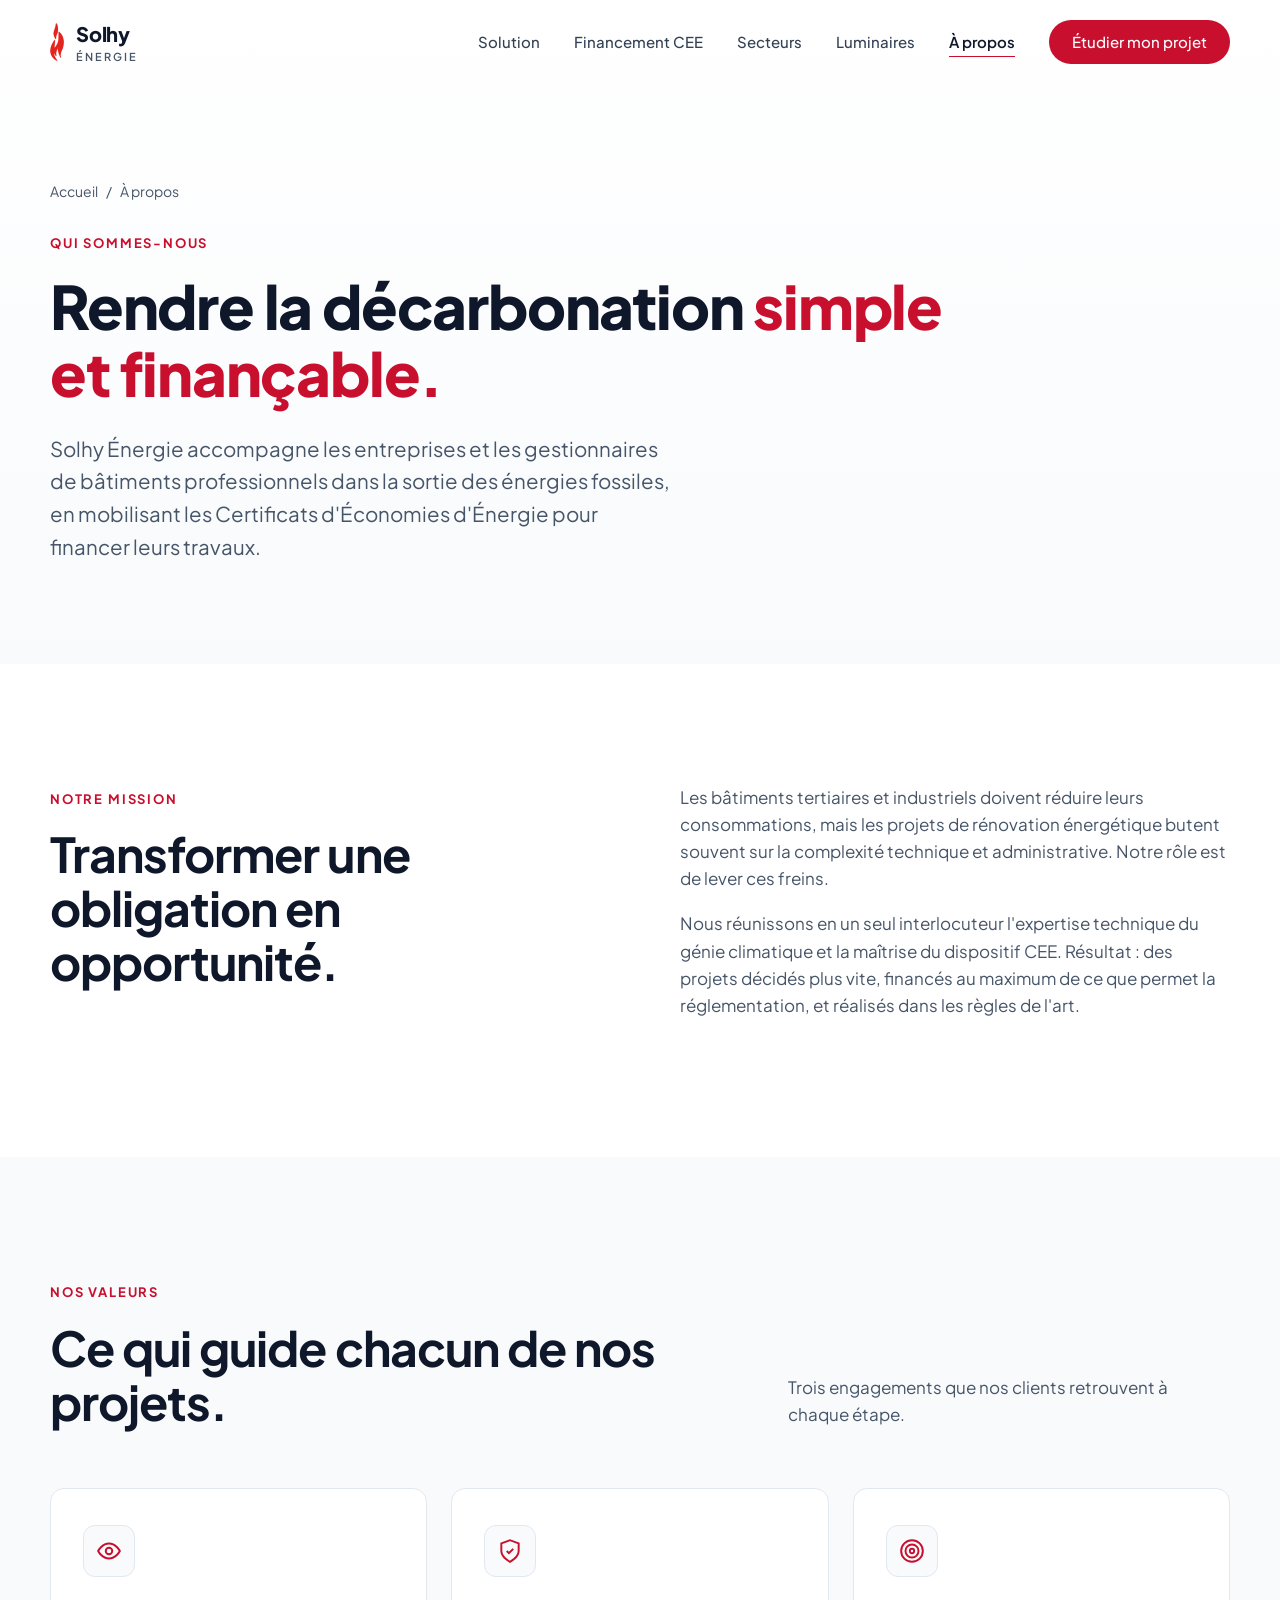
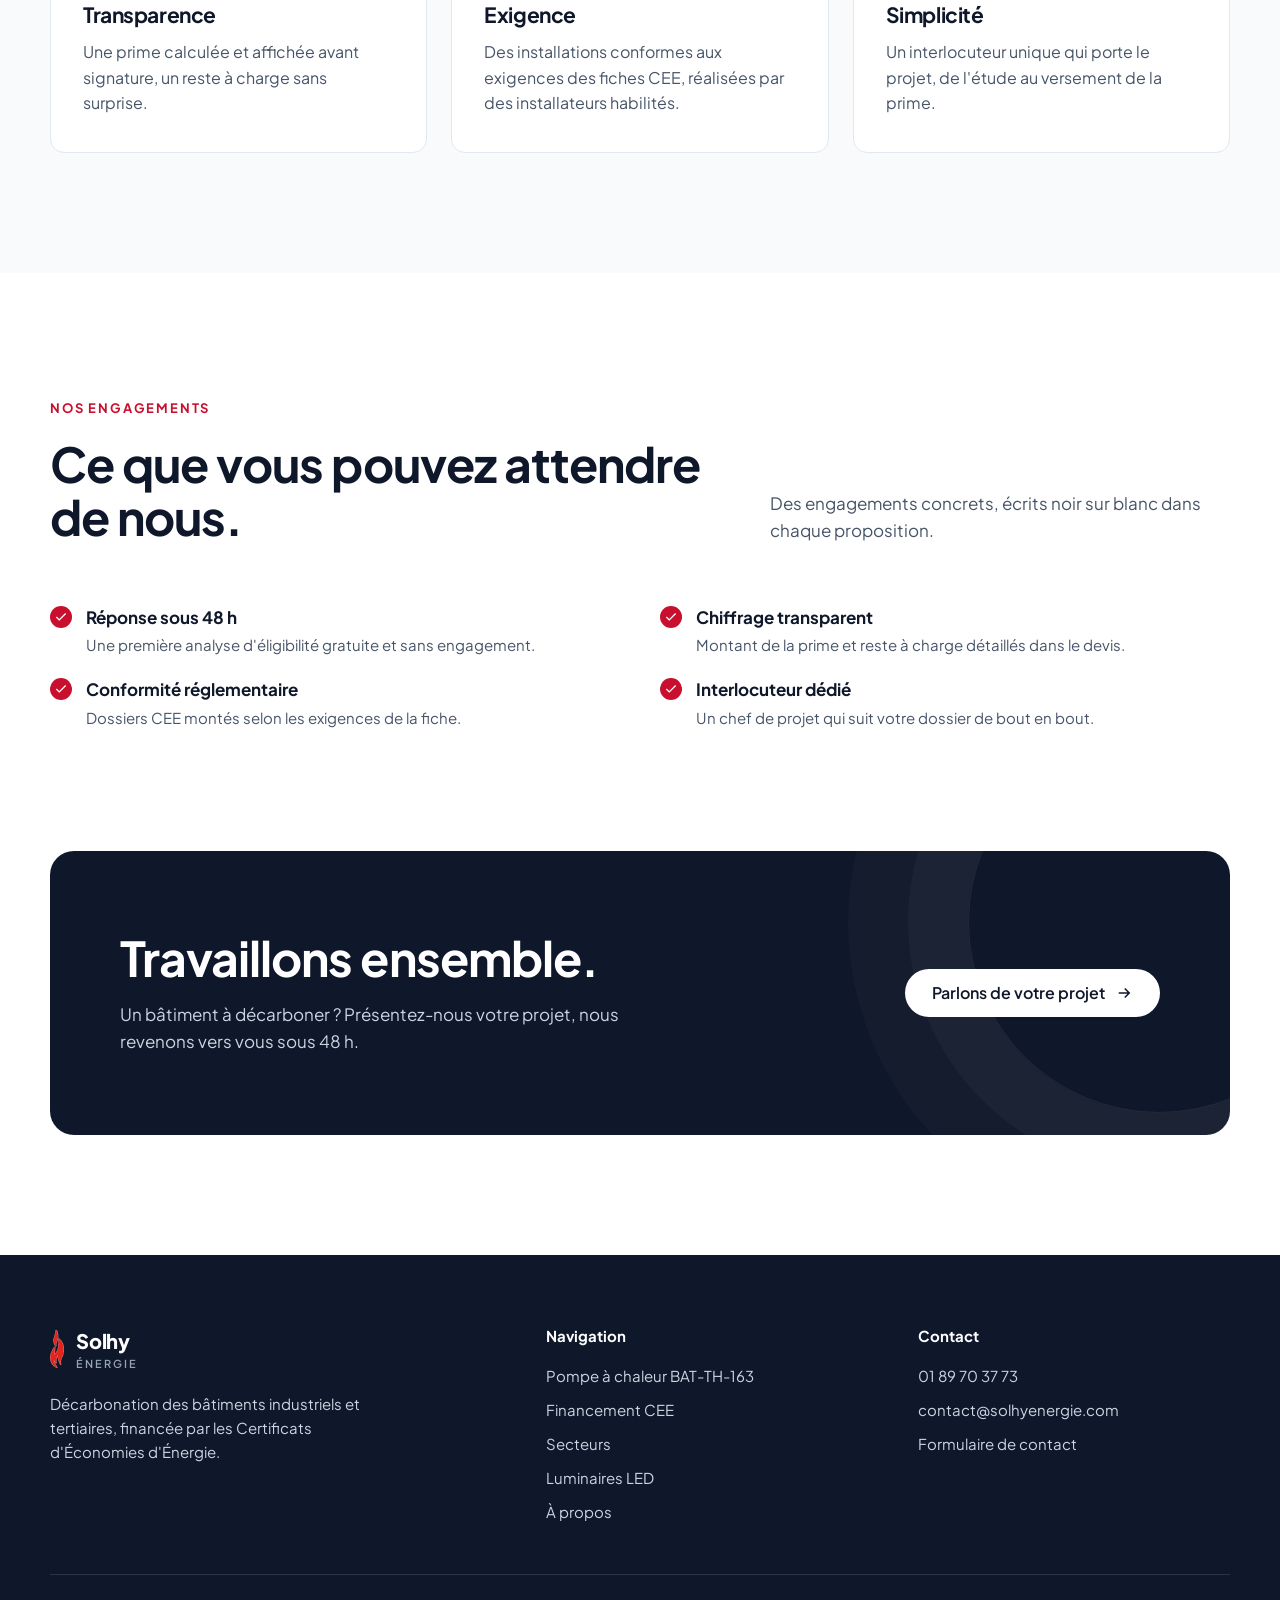
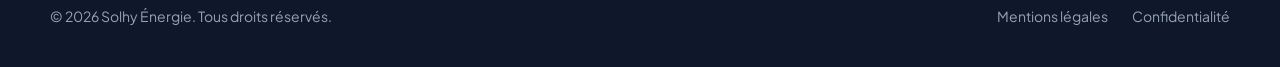
<file: a-propos.html>
<!DOCTYPE html>
<html lang="fr">
<head>
<meta charset="UTF-8">
<meta name="viewport" content="width=device-width, initial-scale=1">
<meta name="robots" content="noindex, nofollow">
<title>À propos — Solhy Énergie</title>
<meta name="description" content="Solhy Énergie accompagne les entreprises dans la décarbonation de leurs bâtiments grâce aux pompes à chaleur financées par les Certificats d'Économies d'Énergie.">
<link rel="canonical" href="https://www.solhyenergie.com/a-propos.html">
<meta property="og:type" content="website">
<meta property="og:locale" content="fr_FR">
<meta property="og:site_name" content="Solhy Énergie">
<meta property="og:title" content="À propos — Solhy Énergie">
<meta property="og:description" content="Solhy Énergie accompagne les entreprises dans la décarbonation de leurs bâtiments grâce aux pompes à chaleur financées par les Certificats d'Économies d'Énergie.">
<meta property="og:url" content="https://www.solhyenergie.com/a-propos.html">
<meta property="og:image" content="https://www.solhyenergie.com/assets/og-solhy.jpg">
<meta property="og:image:width" content="1200">
<meta property="og:image:height" content="630">
<meta name="twitter:card" content="summary_large_image">
<script>document.documentElement.classList.add('js')</script>
<meta name="facebook-domain-verification" content="2lmct6w0kwkzdpxnt7ulr8ltv5iluy">
<link rel="icon" href="assets/logo.png">
<link rel="apple-touch-icon" href="assets/apple-touch-icon.png">
<link rel="preconnect" href="https://fonts.googleapis.com">
<link rel="preconnect" href="https://fonts.gstatic.com" crossorigin>
<link href="https://fonts.googleapis.com/css2?family=Plus+Jakarta+Sans:wght@400;500;600;700;800&display=swap" rel="stylesheet">
<link rel="stylesheet" href="assets/style.css">
</head>
<body>

<header id="top">
  <div class="container nav">
    <a href="index.html" class="brand" aria-label="Solhy Énergie — accueil">
      <img src="assets/logo.png" alt="" width="14" height="38">
      <span>Solhy<small>Énergie</small></span>
    </a>
    <button class="burger" aria-label="Ouvrir le menu" aria-expanded="false" aria-controls="menu"><span></span><span></span><span></span></button>
    <ul class="menu" id="menu">
      <li><a href="solution-pompe-a-chaleur.html">Solution</a></li>
      <li><a href="financement-cee.html">Financement CEE</a></li>
      <li><a href="secteurs.html">Secteurs</a></li>
      <li><a href="luminaires.html">Luminaires</a></li>
      <li><a href="a-propos.html" aria-current="page">À propos</a></li>
      <li><a href="contact.html" class="btn btn-primary">Étudier mon projet</a></li>
    </ul>
  </div>
</header>

<main>
  <section class="page-hero">
    <div class="container reveal">
      <nav class="crumb" aria-label="Fil d'Ariane"><a href="index.html">Accueil</a><span aria-hidden="true">/</span><span>À propos</span></nav>
      <span class="eyebrow">Qui sommes-nous</span>
      <h1>Rendre la décarbonation <em>simple et finançable.</em></h1>
      <p class="lead">Solhy Énergie accompagne les entreprises et les gestionnaires de bâtiments professionnels dans la sortie des énergies fossiles, en mobilisant les Certificats d'Économies d'Énergie pour financer leurs travaux.</p>
    </div>
  </section>

  <section>
    <div class="container intro-grid">
      <div class="reveal">
        <span class="eyebrow">Notre mission</span>
        <h2>Transformer une obligation en opportunité.</h2>
      </div>
      <div class="reveal">
        <p>Les bâtiments tertiaires et industriels doivent réduire leurs consommations, mais les projets de rénovation énergétique butent souvent sur la complexité technique et administrative. Notre rôle est de lever ces freins.</p>
        <p>Nous réunissons en un seul interlocuteur l'expertise technique du génie climatique et la maîtrise du dispositif CEE. Résultat : des projets décidés plus vite, financés au maximum de ce que permet la réglementation, et réalisés dans les règles de l'art.</p>
        <!-- TODO : date de création, histoire des fondateurs, zone d'intervention. -->
      </div>
    </div>
  </section>

  <section class="alt">
    <div class="container">
      <div class="section-head reveal">
        <div>
          <span class="eyebrow">Nos valeurs</span>
          <h2>Ce qui guide chacun de nos projets.</h2>
        </div>
        <p>Trois engagements que nos clients retrouvent à chaque étape.</p>
      </div>
      <div class="cards">
        <article class="card reveal">
          <div class="ico"><svg viewBox="0 0 24 24" fill="none" stroke="currentColor" stroke-width="1.8" aria-hidden="true"><path d="M2 12s3.5-7 10-7 10 7 10 7-3.5 7-10 7S2 12 2 12Z"/><circle cx="12" cy="12" r="3"/></svg></div>
          <h3>Transparence</h3>
          <p>Une prime calculée et affichée avant signature, un reste à charge sans surprise.</p>
        </article>
        <article class="card reveal">
          <div class="ico"><svg viewBox="0 0 24 24" fill="none" stroke="currentColor" stroke-width="1.8" aria-hidden="true"><path d="M12 22s8-4 8-10V5l-8-3-8 3v7c0 6 8 10 8 10Z"/><path d="m9 12 2 2 4-4"/></svg></div>
          <h3>Exigence</h3>
          <p>Des installations conformes aux exigences des fiches CEE, réalisées par des installateurs habilités.</p>
        </article>
        <article class="card reveal">
          <div class="ico"><svg viewBox="0 0 24 24" fill="none" stroke="currentColor" stroke-width="1.8" aria-hidden="true"><circle cx="12" cy="12" r="10"/><circle cx="12" cy="12" r="6"/><circle cx="12" cy="12" r="2"/></svg></div>
          <h3>Simplicité</h3>
          <p>Un interlocuteur unique qui porte le projet, de l'étude au versement de la prime.</p>
        </article>
      </div>
    </div>
  </section>

  <section>
    <div class="container">
      <div class="section-head reveal">
        <div>
          <span class="eyebrow">Nos engagements</span>
          <h2>Ce que vous pouvez attendre de nous.</h2>
        </div>
        <p>Des engagements concrets, écrits noir sur blanc dans chaque proposition.</p>
      </div>
      <ul class="checklist reveal">
        <li><svg viewBox="0 0 24 24" fill="none" stroke="currentColor" stroke-width="2.2" aria-hidden="true"><path d="M20 6 9 17l-5-5"/></svg><div><strong>Réponse sous 48 h</strong><span>Une première analyse d'éligibilité gratuite et sans engagement.</span></div></li>
        <li><svg viewBox="0 0 24 24" fill="none" stroke="currentColor" stroke-width="2.2" aria-hidden="true"><path d="M20 6 9 17l-5-5"/></svg><div><strong>Chiffrage transparent</strong><span>Montant de la prime et reste à charge détaillés dans le devis.</span></div></li>
        <li><svg viewBox="0 0 24 24" fill="none" stroke="currentColor" stroke-width="2.2" aria-hidden="true"><path d="M20 6 9 17l-5-5"/></svg><div><strong>Conformité réglementaire</strong><span>Dossiers CEE montés selon les exigences de la fiche.</span></div></li>
        <li><svg viewBox="0 0 24 24" fill="none" stroke="currentColor" stroke-width="2.2" aria-hidden="true"><path d="M20 6 9 17l-5-5"/></svg><div><strong>Interlocuteur dédié</strong><span>Un chef de projet qui suit votre dossier de bout en bout.</span></div></li>
      </ul>
    </div>
  </section>

  <section class="band" aria-label="Contact">
    <div class="container">
      <div class="band-inner reveal">
        <div>
          <h2>Travaillons ensemble.</h2>
          <p>Un bâtiment à décarboner ? Présentez-nous votre projet, nous revenons vers vous sous 48 h.</p>
        </div>
        <a href="contact.html" class="btn btn-light">Parlons de votre projet
          <svg viewBox="0 0 24 24" fill="none" stroke="currentColor" stroke-width="2" aria-hidden="true"><path d="M5 12h14M13 6l6 6-6 6"/></svg></a>
      </div>
    </div>
  </section>

</main>

<footer>
  <div class="container">
    <div class="foot-grid">
      <div>
        <a href="index.html" class="brand"><img src="assets/logo.png" alt="" width="14" height="38"><span>Solhy<small>Énergie</small></span></a>
        <p style="margin-top:20px;max-width:340px">Décarbonation des bâtiments industriels et tertiaires, financée par les Certificats d'Économies d'Énergie.</p>
      </div>
      <div>
        <h2 class="foot-h">Navigation</h2>
        <ul><li><a href="solution-pompe-a-chaleur.html">Pompe à chaleur BAT-TH-163</a></li><li><a href="financement-cee.html">Financement CEE</a></li><li><a href="secteurs.html">Secteurs</a></li><li><a href="luminaires.html">Luminaires LED</a></li><li><a href="a-propos.html">À propos</a></li></ul>
      </div>
      <div>
        <h2 class="foot-h">Contact</h2>
        <ul><li><a href="tel:+33189703773">01 89 70 37 73</a></li><li><a href="mailto:contact@solhyenergie.com">contact@solhyenergie.com</a></li><li><a href="contact.html">Formulaire de contact</a></li></ul>
      </div>
    </div>
    <div class="foot-bottom">
      <span>© <span id="year">2026</span> Solhy Énergie. Tous droits réservés.</span>
      <nav><a href="mentions-legales.html">Mentions légales</a><a href="mentions-legales.html#confidentialite">Confidentialité</a></nav>
    </div>
  </div>
</footer>

<script src="assets/main.js"></script>
</body>
</html>
</file>
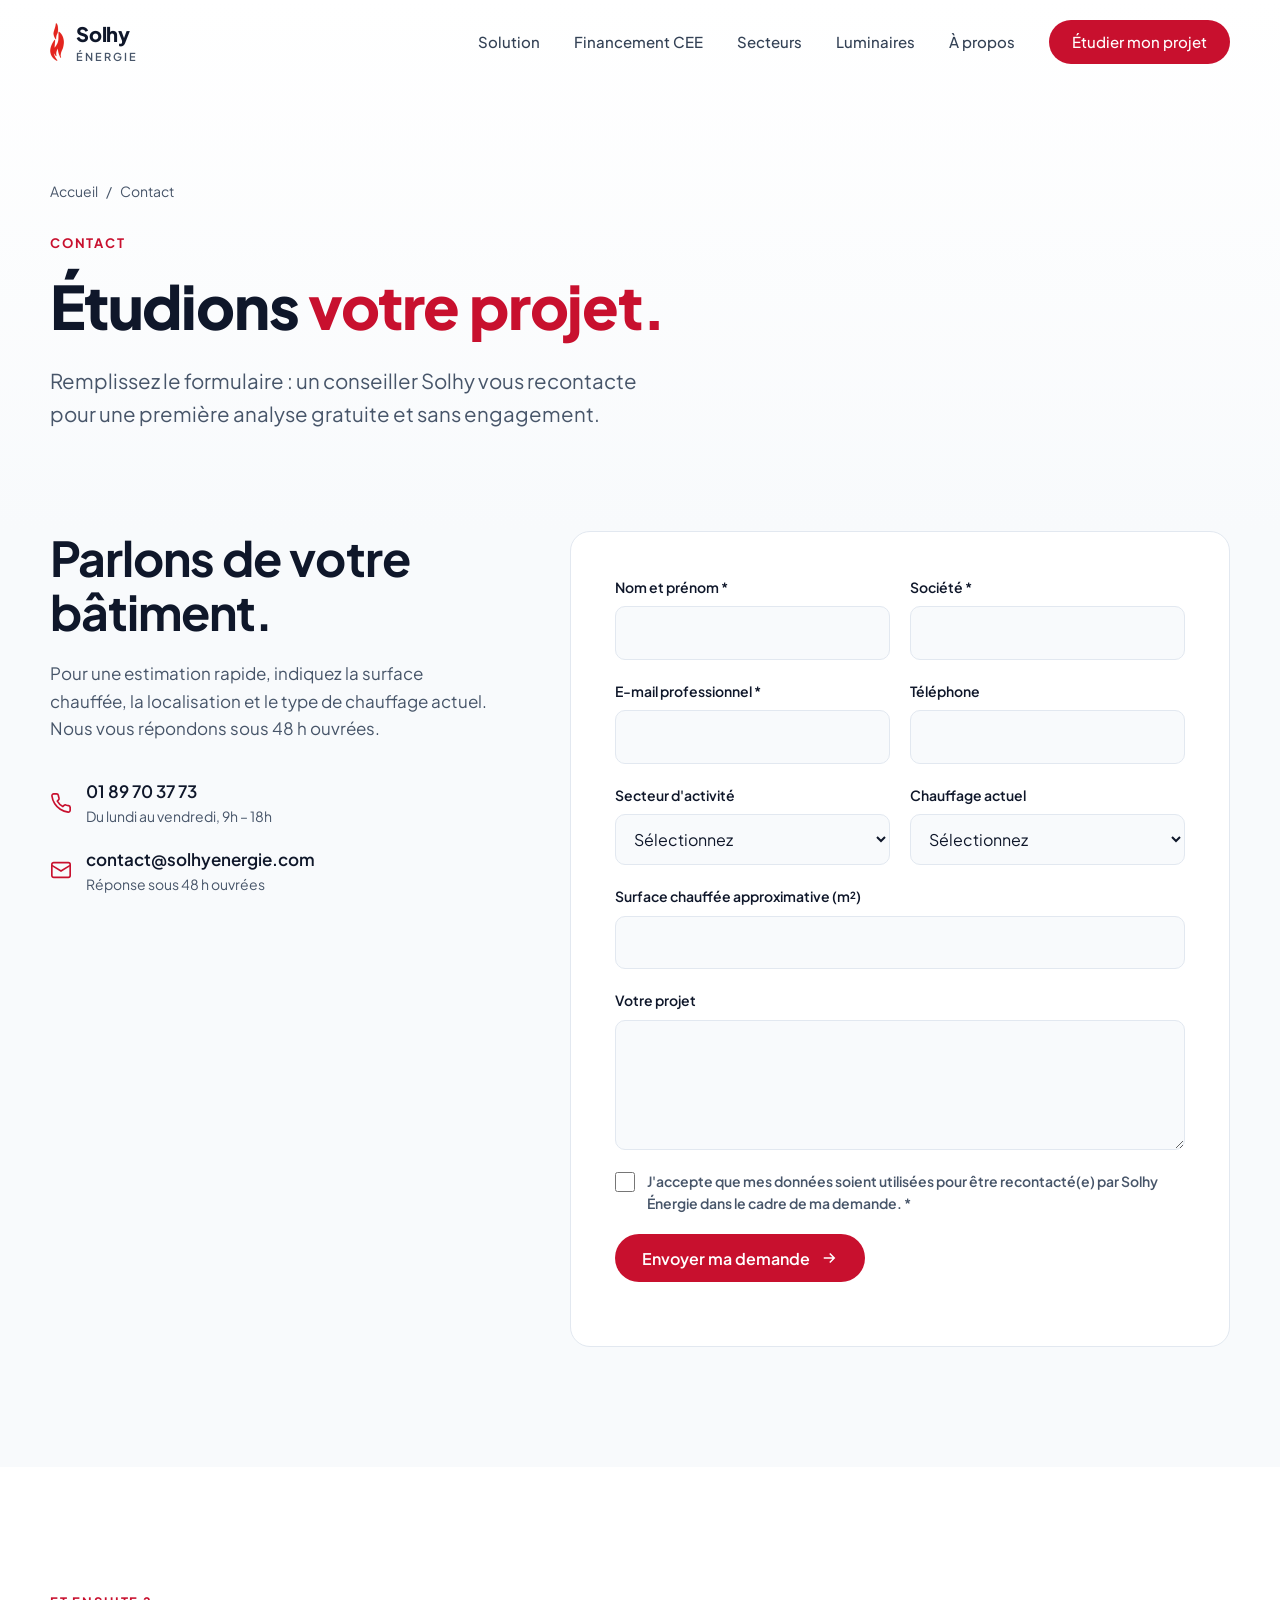
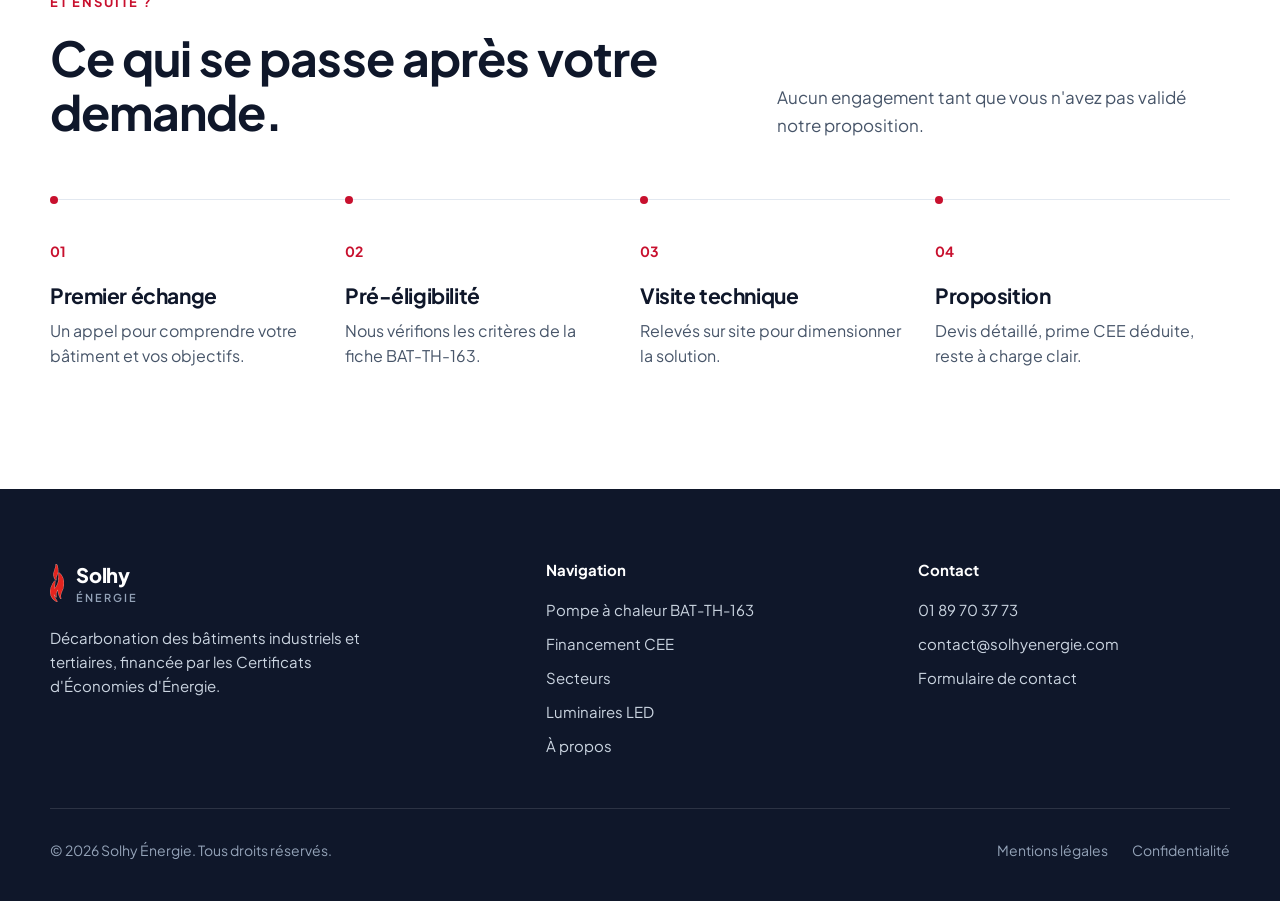
<file: contact.html>
<!DOCTYPE html>
<html lang="fr">
<head>
<meta charset="UTF-8">
<meta name="viewport" content="width=device-width, initial-scale=1">
<meta name="robots" content="noindex, nofollow">
<title>Contact — Solhy Énergie</title>
<meta name="description" content="Contactez Solhy Énergie pour une analyse gratuite de l'éligibilité de votre bâtiment au financement CEE d'une pompe à chaleur.">
<link rel="canonical" href="https://www.solhyenergie.com/contact.html">
<meta property="og:type" content="website">
<meta property="og:locale" content="fr_FR">
<meta property="og:site_name" content="Solhy Énergie">
<meta property="og:title" content="Contact — Solhy Énergie">
<meta property="og:description" content="Contactez Solhy Énergie pour une analyse gratuite de l'éligibilité de votre bâtiment au financement CEE d'une pompe à chaleur.">
<meta property="og:url" content="https://www.solhyenergie.com/contact.html">
<meta property="og:image" content="https://www.solhyenergie.com/assets/og-solhy.jpg">
<meta property="og:image:width" content="1200">
<meta property="og:image:height" content="630">
<meta name="twitter:card" content="summary_large_image">
<script>document.documentElement.classList.add('js')</script>
<meta name="facebook-domain-verification" content="2lmct6w0kwkzdpxnt7ulr8ltv5iluy">
<link rel="icon" href="assets/logo.png">
<link rel="apple-touch-icon" href="assets/apple-touch-icon.png">
<link rel="preconnect" href="https://fonts.googleapis.com">
<link rel="preconnect" href="https://fonts.gstatic.com" crossorigin>
<link href="https://fonts.googleapis.com/css2?family=Plus+Jakarta+Sans:wght@400;500;600;700;800&display=swap" rel="stylesheet">
<link rel="stylesheet" href="assets/style.css">
</head>
<body>

<header id="top">
  <div class="container nav">
    <a href="index.html" class="brand" aria-label="Solhy Énergie — accueil">
      <img src="assets/logo.png" alt="" width="14" height="38">
      <span>Solhy<small>Énergie</small></span>
    </a>
    <button class="burger" aria-label="Ouvrir le menu" aria-expanded="false" aria-controls="menu"><span></span><span></span><span></span></button>
    <ul class="menu" id="menu">
      <li><a href="solution-pompe-a-chaleur.html">Solution</a></li>
      <li><a href="financement-cee.html">Financement CEE</a></li>
      <li><a href="secteurs.html">Secteurs</a></li>
      <li><a href="luminaires.html">Luminaires</a></li>
      <li><a href="a-propos.html">À propos</a></li>
      <li><a href="contact.html" class="btn btn-primary">Étudier mon projet</a></li>
    </ul>
  </div>
</header>

<main>
  <section class="page-hero">
    <div class="container reveal">
      <nav class="crumb" aria-label="Fil d'Ariane"><a href="index.html">Accueil</a><span aria-hidden="true">/</span><span>Contact</span></nav>
      <span class="eyebrow">Contact</span>
      <h1>Étudions <em>votre projet.</em></h1>
      <p class="lead">Remplissez le formulaire : un conseiller Solhy vous recontacte pour une première analyse gratuite et sans engagement.</p>
    </div>
  </section>

  <section class="contact" style="padding-top:0">
    <div class="container contact-grid">
      <div class="contact-info reveal">
        <h2>Parlons de votre bâtiment.</h2>
        <p>Pour une estimation rapide, indiquez la surface chauffée, la localisation et le type de chauffage actuel. Nous vous répondons sous 48 h ouvrées.</p>
        <div class="coord">
          <a href="tel:+33189703773"><svg viewBox="0 0 24 24" fill="none" stroke="currentColor" stroke-width="1.8" aria-hidden="true"><path d="M22 16.9v3a2 2 0 0 1-2.2 2 19.8 19.8 0 0 1-8.6-3.1 19.5 19.5 0 0 1-6-6A19.8 19.8 0 0 1 2.1 4.2 2 2 0 0 1 4.1 2h3a2 2 0 0 1 2 1.7c.1 1 .4 1.9.7 2.8a2 2 0 0 1-.5 2.1L8 9.9a16 16 0 0 0 6 6l1.3-1.3a2 2 0 0 1 2.1-.4c.9.3 1.8.6 2.8.7a2 2 0 0 1 1.7 2Z"/></svg>
            <span>01 89 70 37 73<small>Du lundi au vendredi, 9h – 18h</small></span></a>
          <a href="mailto:contact@solhyenergie.com"><svg viewBox="0 0 24 24" fill="none" stroke="currentColor" stroke-width="1.8" aria-hidden="true"><rect x="2" y="4" width="20" height="16" rx="2"/><path d="m22 7-10 6L2 7"/></svg>
            <span>contact@solhyenergie.com<small>Réponse sous 48 h ouvrées</small></span></a>
        </div>
      </div>
      <!-- TODO : brancher le formulaire (e-mail, Google Sheet ou CRM) -->
      <form class="reveal" id="contact-form" novalidate>
        <div class="field"><label for="nom">Nom et prénom *</label><input id="nom" name="nom" autocomplete="name" required></div>
        <div class="field"><label for="societe">Société *</label><input id="societe" name="societe" autocomplete="organization" required></div>
        <div class="field"><label for="email">E-mail professionnel *</label><input id="email" name="email" type="email" autocomplete="email" required></div>
        <div class="field"><label for="tel">Téléphone</label><input id="tel" name="tel" type="tel" autocomplete="tel"></div>
        <div class="field"><label for="secteur">Secteur d'activité</label>
          <select id="secteur" name="secteur">
            <option value="">Sélectionnez</option>
            <option>Bureaux</option><option>Hôtellerie / restauration</option><option>Santé / EHPAD</option>
            <option>Enseignement</option><option>Commerce</option><option>Industrie</option><option>Autre</option>
          </select></div>
        <div class="field"><label for="energie">Chauffage actuel</label>
          <select id="energie" name="energie">
            <option value="">Sélectionnez</option>
            <option>Chaudière gaz</option><option>Chaudière fioul</option><option>Électrique</option><option>Autre / je ne sais pas</option>
          </select></div>
        <div class="field full"><label for="surface">Surface chauffée approximative (m²)</label><input id="surface" name="surface" inputmode="numeric"></div>
        <div class="field full"><label for="message">Votre projet</label><textarea id="message" name="message"></textarea></div>
        <label class="check"><input type="checkbox" name="rgpd" required> J'accepte que mes données soient utilisées pour être recontacté(e) par Solhy Énergie dans le cadre de ma demande. *</label>
        <button type="submit" class="btn btn-primary">Envoyer ma demande
          <svg viewBox="0 0 24 24" fill="none" stroke="currentColor" stroke-width="2" aria-hidden="true"><path d="M5 12h14M13 6l6 6-6 6"/></svg></button>
        <p class="form-note" id="form-note" role="status" aria-live="polite"></p>
      </form>
    </div>
  </section>

  <section>
    <div class="container">
      <div class="section-head reveal">
        <div>
          <span class="eyebrow">Et ensuite ?</span>
          <h2>Ce qui se passe après votre demande.</h2>
        </div>
        <p>Aucun engagement tant que vous n'avez pas validé notre proposition.</p>
      </div>
      <div class="steps">
        <div class="step reveal"><h3>Premier échange</h3><p>Un appel pour comprendre votre bâtiment et vos objectifs.</p></div>
        <div class="step reveal"><h3>Pré-éligibilité</h3><p>Nous vérifions les critères de la fiche BAT-TH-163.</p></div>
        <div class="step reveal"><h3>Visite technique</h3><p>Relevés sur site pour dimensionner la solution.</p></div>
        <div class="step reveal"><h3>Proposition</h3><p>Devis détaillé, prime CEE déduite, reste à charge clair.</p></div>
      </div>
    </div>
  </section>

</main>

<footer>
  <div class="container">
    <div class="foot-grid">
      <div>
        <a href="index.html" class="brand"><img src="assets/logo.png" alt="" width="14" height="38"><span>Solhy<small>Énergie</small></span></a>
        <p style="margin-top:20px;max-width:340px">Décarbonation des bâtiments industriels et tertiaires, financée par les Certificats d'Économies d'Énergie.</p>
      </div>
      <div>
        <h2 class="foot-h">Navigation</h2>
        <ul><li><a href="solution-pompe-a-chaleur.html">Pompe à chaleur BAT-TH-163</a></li><li><a href="financement-cee.html">Financement CEE</a></li><li><a href="secteurs.html">Secteurs</a></li><li><a href="luminaires.html">Luminaires LED</a></li><li><a href="a-propos.html">À propos</a></li></ul>
      </div>
      <div>
        <h2 class="foot-h">Contact</h2>
        <ul><li><a href="tel:+33189703773">01 89 70 37 73</a></li><li><a href="mailto:contact@solhyenergie.com">contact@solhyenergie.com</a></li><li><a href="contact.html">Formulaire de contact</a></li></ul>
      </div>
    </div>
    <div class="foot-bottom">
      <span>© <span id="year">2026</span> Solhy Énergie. Tous droits réservés.</span>
      <nav><a href="mentions-legales.html">Mentions légales</a><a href="mentions-legales.html#confidentialite">Confidentialité</a></nav>
    </div>
  </div>
</footer>

<script src="assets/main.js"></script>
</body>
</html>
</file>
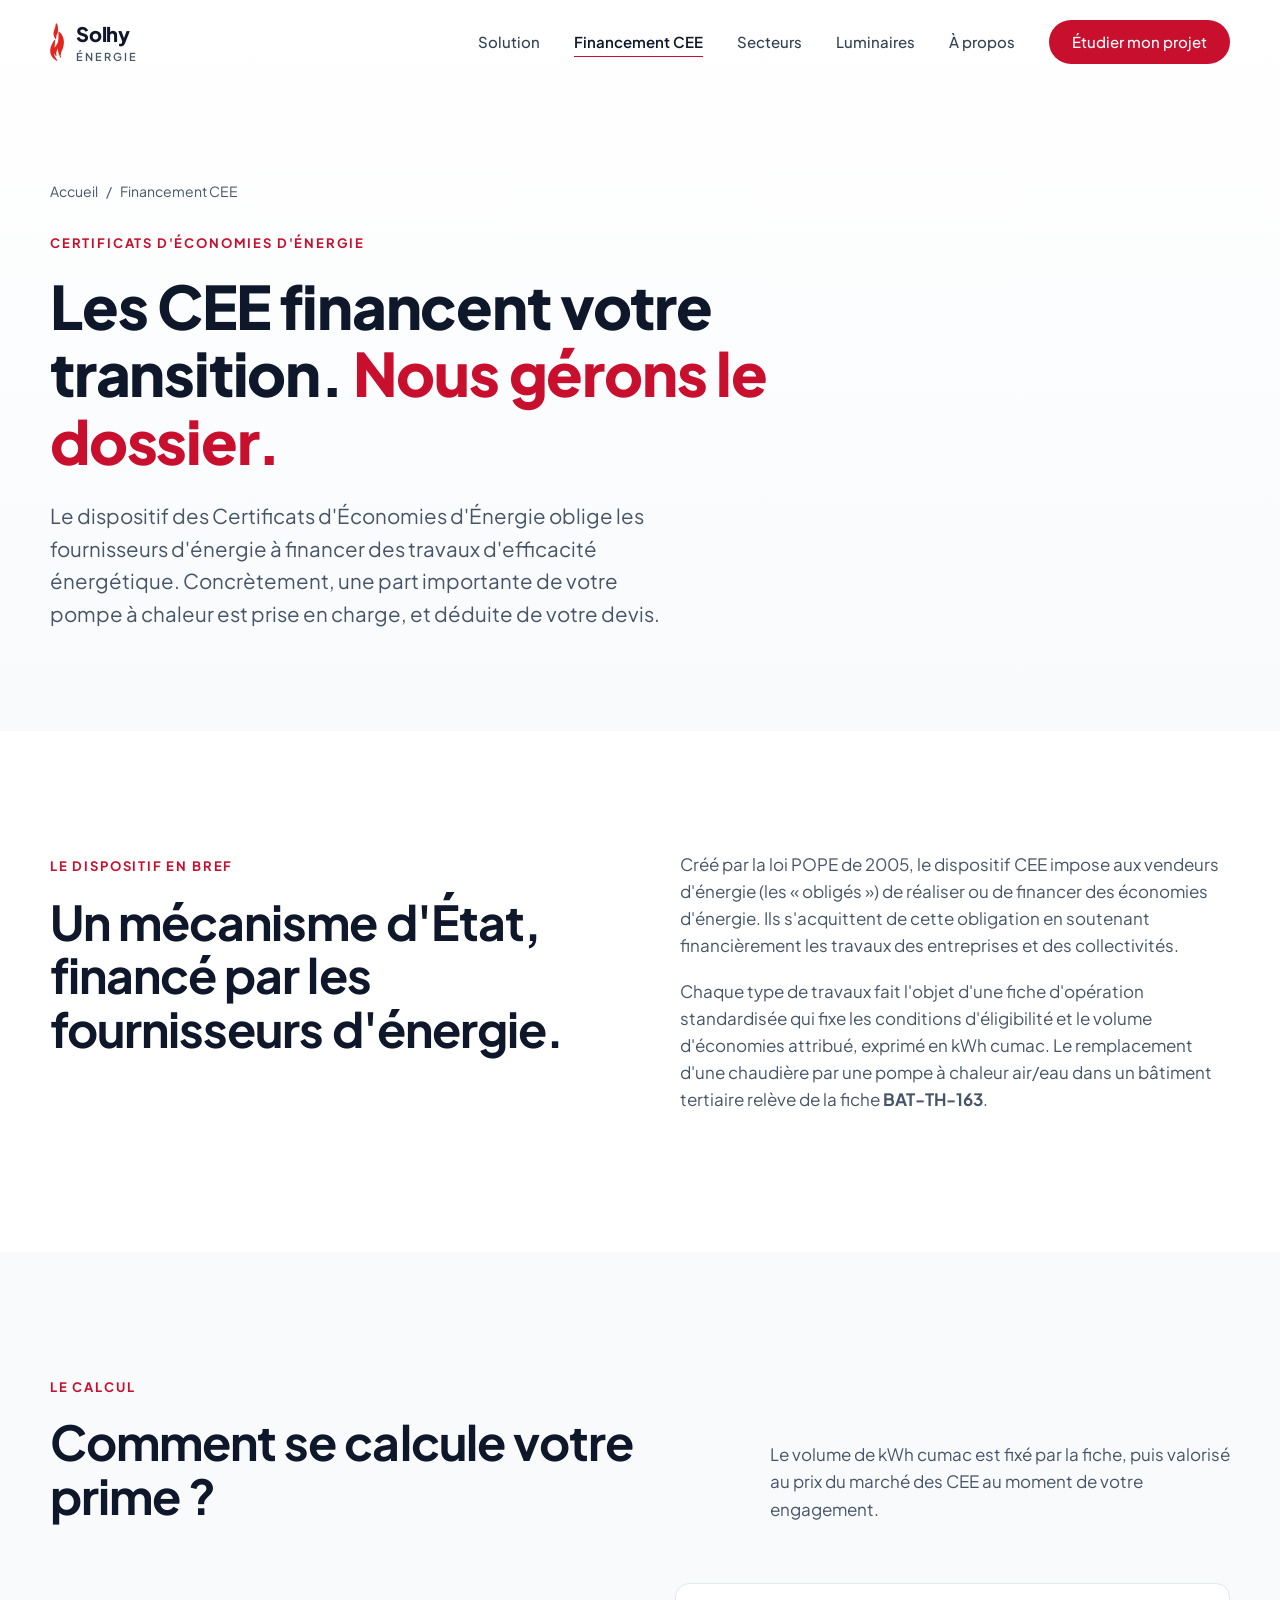
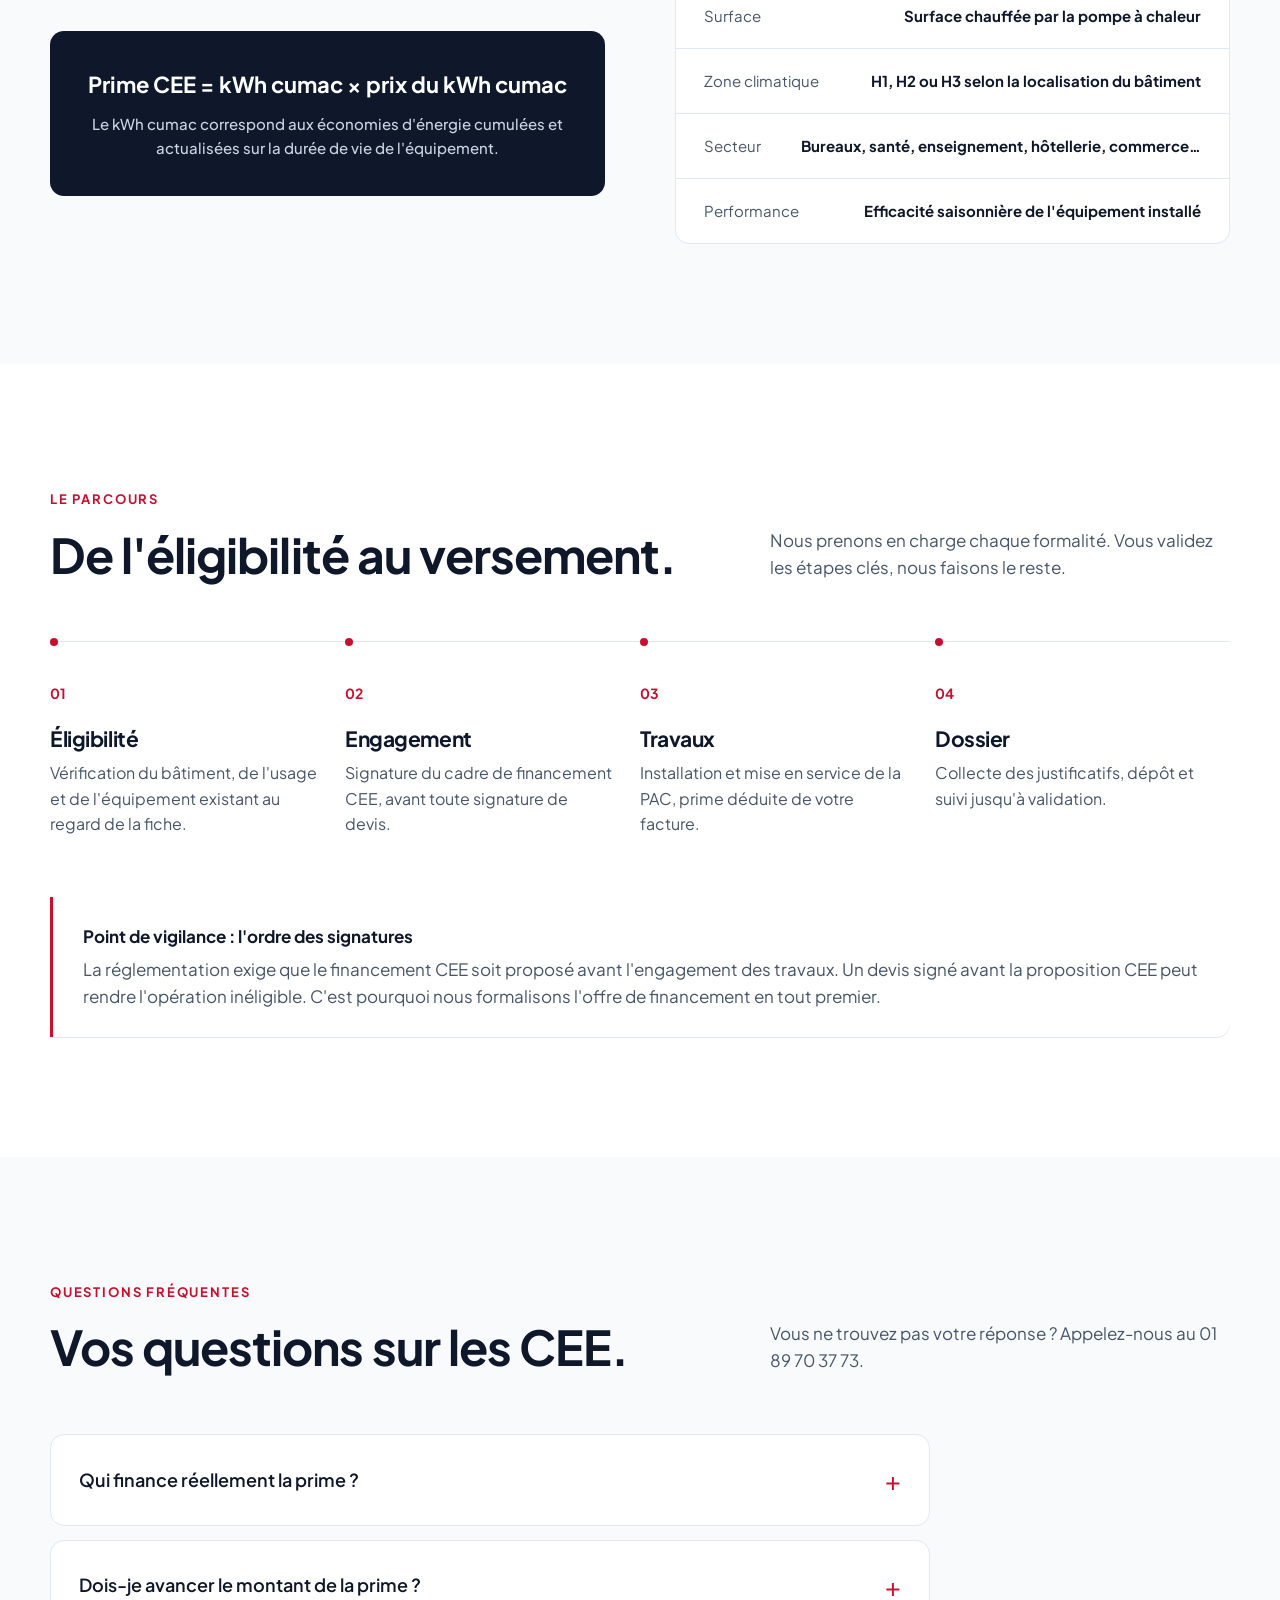
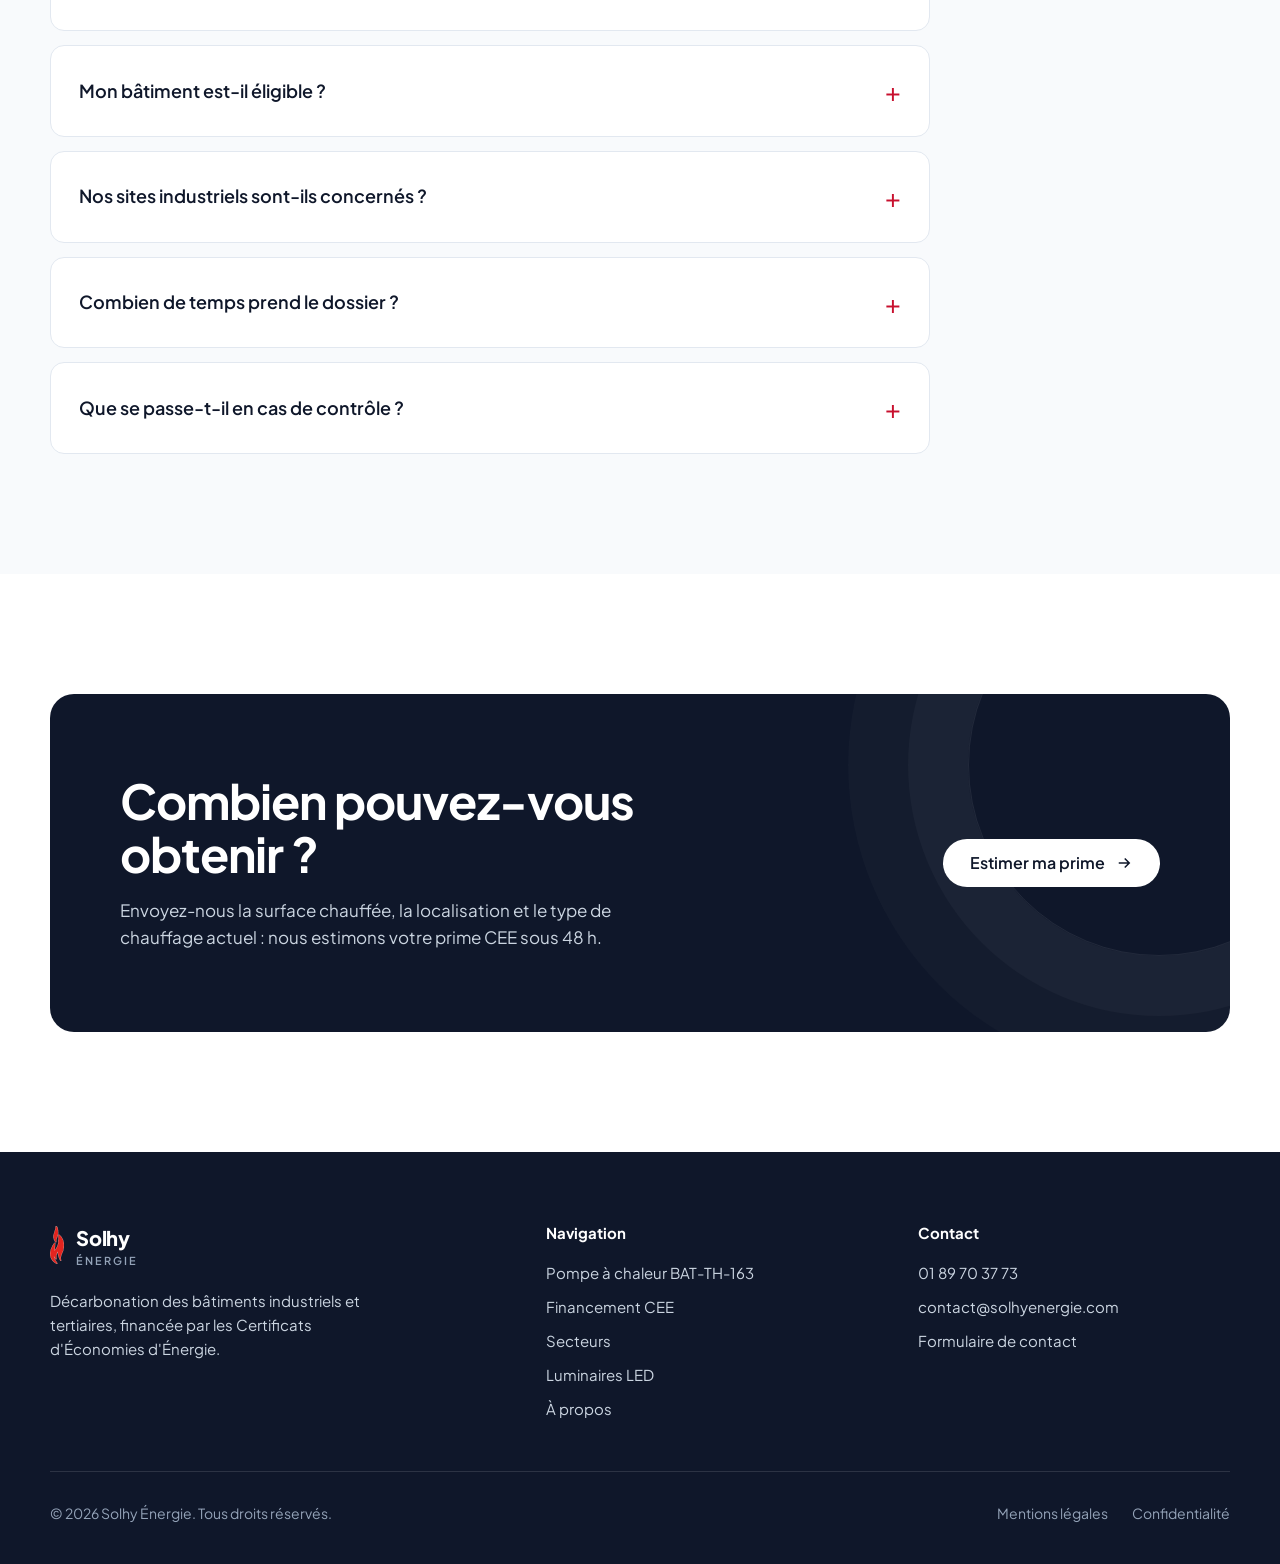
<file: financement-cee.html>
<!DOCTYPE html>
<html lang="fr">
<head>
<meta charset="UTF-8">
<meta name="viewport" content="width=device-width, initial-scale=1">
<meta name="robots" content="noindex, nofollow">
<title>Financement CEE des pompes à chaleur tertiaires — Solhy Énergie</title>
<meta name="description" content="Comprendre les Certificats d'Économies d'Énergie : fonctionnement, calcul de la prime BAT-TH-163, parcours et questions fréquentes. Solhy Énergie monte votre dossier.">
<link rel="canonical" href="https://www.solhyenergie.com/financement-cee.html">
<meta property="og:type" content="website">
<meta property="og:locale" content="fr_FR">
<meta property="og:site_name" content="Solhy Énergie">
<meta property="og:title" content="Financement CEE des pompes à chaleur tertiaires — Solhy Énergie">
<meta property="og:description" content="Comprendre les Certificats d'Économies d'Énergie : fonctionnement, calcul de la prime BAT-TH-163, parcours et questions fréquentes. Solhy Énergie monte votre dossier.">
<meta property="og:url" content="https://www.solhyenergie.com/financement-cee.html">
<meta property="og:image" content="https://www.solhyenergie.com/assets/og-solhy.jpg">
<meta property="og:image:width" content="1200">
<meta property="og:image:height" content="630">
<meta name="twitter:card" content="summary_large_image">
<script>document.documentElement.classList.add('js')</script>
<meta name="facebook-domain-verification" content="2lmct6w0kwkzdpxnt7ulr8ltv5iluy">
<link rel="icon" href="assets/logo.png">
<link rel="apple-touch-icon" href="assets/apple-touch-icon.png">
<link rel="preconnect" href="https://fonts.googleapis.com">
<link rel="preconnect" href="https://fonts.gstatic.com" crossorigin>
<link href="https://fonts.googleapis.com/css2?family=Plus+Jakarta+Sans:wght@400;500;600;700;800&display=swap" rel="stylesheet">
<link rel="stylesheet" href="assets/style.css">
</head>
<body>

<header id="top">
  <div class="container nav">
    <a href="index.html" class="brand" aria-label="Solhy Énergie — accueil">
      <img src="assets/logo.png" alt="" width="14" height="38">
      <span>Solhy<small>Énergie</small></span>
    </a>
    <button class="burger" aria-label="Ouvrir le menu" aria-expanded="false" aria-controls="menu"><span></span><span></span><span></span></button>
    <ul class="menu" id="menu">
      <li><a href="solution-pompe-a-chaleur.html">Solution</a></li>
      <li><a href="financement-cee.html" aria-current="page">Financement CEE</a></li>
      <li><a href="secteurs.html">Secteurs</a></li>
      <li><a href="luminaires.html">Luminaires</a></li>
      <li><a href="a-propos.html">À propos</a></li>
      <li><a href="contact.html" class="btn btn-primary">Étudier mon projet</a></li>
    </ul>
  </div>
</header>

<main>
  <section class="page-hero">
    <div class="container reveal">
      <nav class="crumb" aria-label="Fil d'Ariane"><a href="index.html">Accueil</a><span aria-hidden="true">/</span><span>Financement CEE</span></nav>
      <span class="eyebrow">Certificats d'Économies d'Énergie</span>
      <h1>Les CEE financent votre transition. <em>Nous gérons le dossier.</em></h1>
      <p class="lead">Le dispositif des Certificats d'Économies d'Énergie oblige les fournisseurs d'énergie à financer des travaux d'efficacité énergétique. Concrètement, une part importante de votre pompe à chaleur est prise en charge, et déduite de votre devis.</p>
    </div>
  </section>

  <section>
    <div class="container intro-grid">
      <div class="reveal">
        <span class="eyebrow">Le dispositif en bref</span>
        <h2>Un mécanisme d'État, financé par les fournisseurs d'énergie.</h2>
      </div>
      <div class="reveal">
        <p>Créé par la loi POPE de 2005, le dispositif CEE impose aux vendeurs d'énergie (les « obligés ») de réaliser ou de financer des économies d'énergie. Ils s'acquittent de cette obligation en soutenant financièrement les travaux des entreprises et des collectivités.</p>
        <p>Chaque type de travaux fait l'objet d'une fiche d'opération standardisée qui fixe les conditions d'éligibilité et le volume d'économies attribué, exprimé en kWh cumac. Le remplacement d'une chaudière par une pompe à chaleur air/eau dans un bâtiment tertiaire relève de la fiche <strong>BAT-TH-163</strong>.</p>
      </div>
    </div>
  </section>

  <section class="alt">
    <div class="container">
      <div class="section-head reveal">
        <div>
          <span class="eyebrow">Le calcul</span>
          <h2>Comment se calcule votre prime ?</h2>
        </div>
        <p>Le volume de kWh cumac est fixé par la fiche, puis valorisé au prix du marché des CEE au moment de votre engagement.</p>
      </div>
      <div class="offer-grid">
        <div class="formula reveal">Prime CEE = kWh cumac × prix du kWh cumac<small>Le kWh cumac correspond aux économies d'énergie cumulées et actualisées sur la durée de vie de l'équipement.</small></div>
        <div class="spec reveal" role="list" aria-label="Paramètres de calcul">
          <div class="spec-row" role="listitem"><span>Surface</span><strong>Surface chauffée par la pompe à chaleur</strong></div>
          <div class="spec-row" role="listitem"><span>Zone climatique</span><strong>H1, H2 ou H3 selon la localisation du bâtiment</strong></div>
          <div class="spec-row" role="listitem"><span>Secteur</span><strong>Bureaux, santé, enseignement, hôtellerie, commerce…</strong></div>
          <div class="spec-row" role="listitem"><span>Performance</span><strong>Efficacité saisonnière de l'équipement installé</strong></div>
        </div>
      </div>
    </div>
  </section>

  <section>
    <div class="container">
      <div class="section-head reveal">
        <div>
          <span class="eyebrow">Le parcours</span>
          <h2>De l'éligibilité au versement.</h2>
        </div>
        <p>Nous prenons en charge chaque formalité. Vous validez les étapes clés, nous faisons le reste.</p>
      </div>
      <div class="steps">
        <div class="step reveal"><h3>Éligibilité</h3><p>Vérification du bâtiment, de l'usage et de l'équipement existant au regard de la fiche.</p></div>
        <div class="step reveal"><h3>Engagement</h3><p>Signature du cadre de financement CEE, avant toute signature de devis.</p></div>
        <div class="step reveal"><h3>Travaux</h3><p>Installation et mise en service de la PAC, prime déduite de votre facture.</p></div>
        <div class="step reveal"><h3>Dossier</h3><p>Collecte des justificatifs, dépôt et suivi jusqu'à validation.</p></div>
      </div>
      <div class="notice reveal" style="margin-top:60px">
        <strong>Point de vigilance : l'ordre des signatures</strong>
        <p>La réglementation exige que le financement CEE soit proposé avant l'engagement des travaux. Un devis signé avant la proposition CEE peut rendre l'opération inéligible. C'est pourquoi nous formalisons l'offre de financement en tout premier.</p>
      </div>
    </div>
  </section>

  <section class="alt">
    <div class="container">
      <div class="section-head reveal">
        <div>
          <span class="eyebrow">Questions fréquentes</span>
          <h2>Vos questions sur les CEE.</h2>
        </div>
        <p>Vous ne trouvez pas votre réponse ? Appelez-nous au 01 89 70 37 73.</p>
      </div>
      <div class="faq reveal">
        <details><summary>Qui finance réellement la prime ?</summary><p>Les fournisseurs d'énergie soumis à l'obligation CEE. Ils financent vos travaux en contrepartie des certificats générés par les économies réalisées. Ce n'est ni un prêt, ni une subvention publique à rembourser.</p></details>
        <details><summary>Dois-je avancer le montant de la prime ?</summary><p>Non. La prime est déduite directement de votre devis : vous ne réglez que le reste à charge.</p></details>
        <details><summary>Mon bâtiment est-il éligible ?</summary><p>La fiche BAT-TH-163 vise les locaux tertiaires existants chauffés aujourd'hui par un autre système. Surface, usage, zone climatique et équipement conditionnent l'éligibilité : nous la vérifions gratuitement lors du premier échange.</p></details>
        <details><summary>Nos sites industriels sont-ils concernés ?</summary><p>Les bureaux, locaux sociaux et autres locaux tertiaires de vos sites industriels peuvent être éligibles à la fiche BAT-TH-163. Les procédés industriels relèvent d'autres fiches CEE : parlons-en.</p></details>
        <details><summary>Combien de temps prend le dossier ?</summary><p>Nous constituons le dossier au fil du chantier. Le calendrier précis figure dans notre proposition, afin que vous sachiez à quoi vous attendre.</p></details>
        <details><summary>Que se passe-t-il en cas de contrôle ?</summary><p>Les opérations CEE peuvent faire l'objet de contrôles. Nous constituons un dossier complet et conforme (note de dimensionnement, preuves de réalisation, attestations) pour sécuriser votre financement.</p></details>
      </div>
    </div>
  </section>

  <section class="band" aria-label="Contact">
    <div class="container">
      <div class="band-inner reveal">
        <div>
          <h2>Combien pouvez-vous obtenir ?</h2>
          <p>Envoyez-nous la surface chauffée, la localisation et le type de chauffage actuel : nous estimons votre prime CEE sous 48 h.</p>
        </div>
        <a href="contact.html" class="btn btn-light">Estimer ma prime
          <svg viewBox="0 0 24 24" fill="none" stroke="currentColor" stroke-width="2" aria-hidden="true"><path d="M5 12h14M13 6l6 6-6 6"/></svg></a>
      </div>
    </div>
  </section>

</main>

<footer>
  <div class="container">
    <div class="foot-grid">
      <div>
        <a href="index.html" class="brand"><img src="assets/logo.png" alt="" width="14" height="38"><span>Solhy<small>Énergie</small></span></a>
        <p style="margin-top:20px;max-width:340px">Décarbonation des bâtiments industriels et tertiaires, financée par les Certificats d'Économies d'Énergie.</p>
      </div>
      <div>
        <h2 class="foot-h">Navigation</h2>
        <ul><li><a href="solution-pompe-a-chaleur.html">Pompe à chaleur BAT-TH-163</a></li><li><a href="financement-cee.html">Financement CEE</a></li><li><a href="secteurs.html">Secteurs</a></li><li><a href="luminaires.html">Luminaires LED</a></li><li><a href="a-propos.html">À propos</a></li></ul>
      </div>
      <div>
        <h2 class="foot-h">Contact</h2>
        <ul><li><a href="tel:+33189703773">01 89 70 37 73</a></li><li><a href="mailto:contact@solhyenergie.com">contact@solhyenergie.com</a></li><li><a href="contact.html">Formulaire de contact</a></li></ul>
      </div>
    </div>
    <div class="foot-bottom">
      <span>© <span id="year">2026</span> Solhy Énergie. Tous droits réservés.</span>
      <nav><a href="mentions-legales.html">Mentions légales</a><a href="mentions-legales.html#confidentialite">Confidentialité</a></nav>
    </div>
  </div>
</footer>

<script src="assets/main.js"></script>
</body>
</html>
</file>
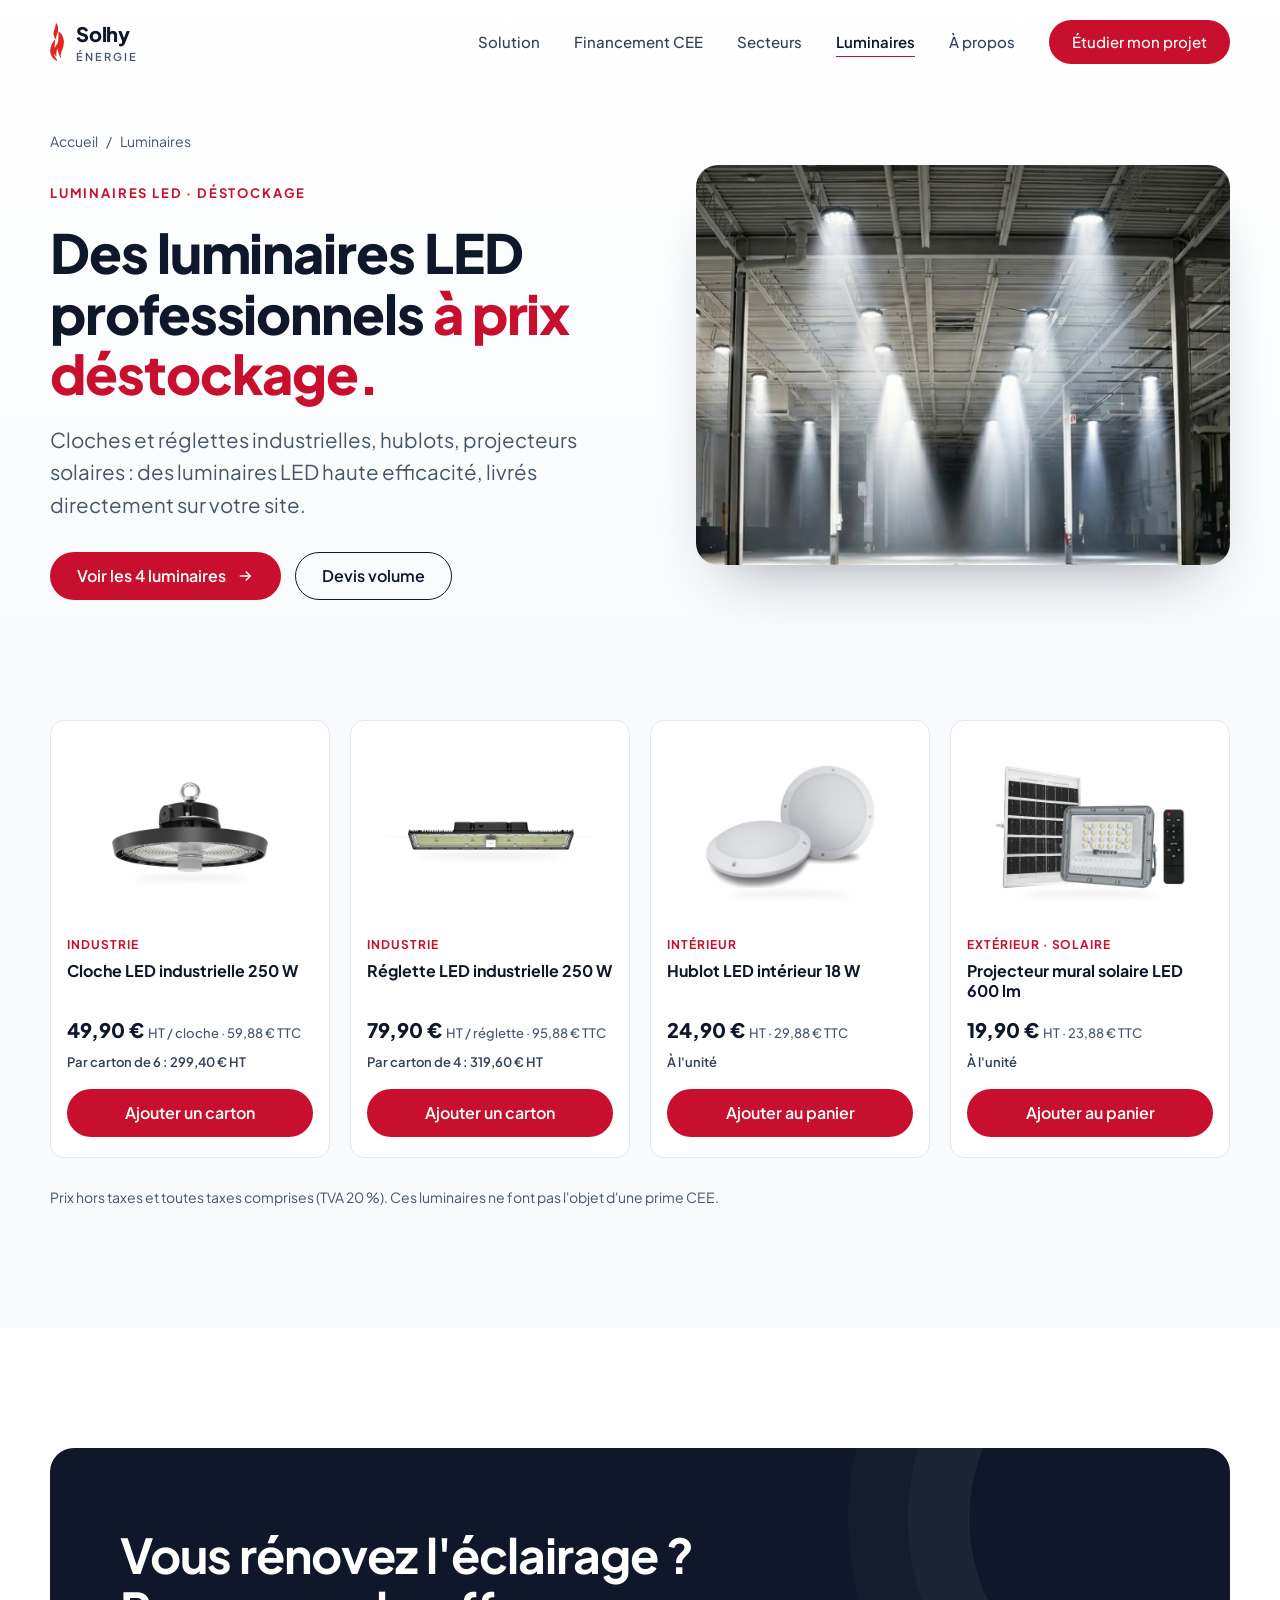
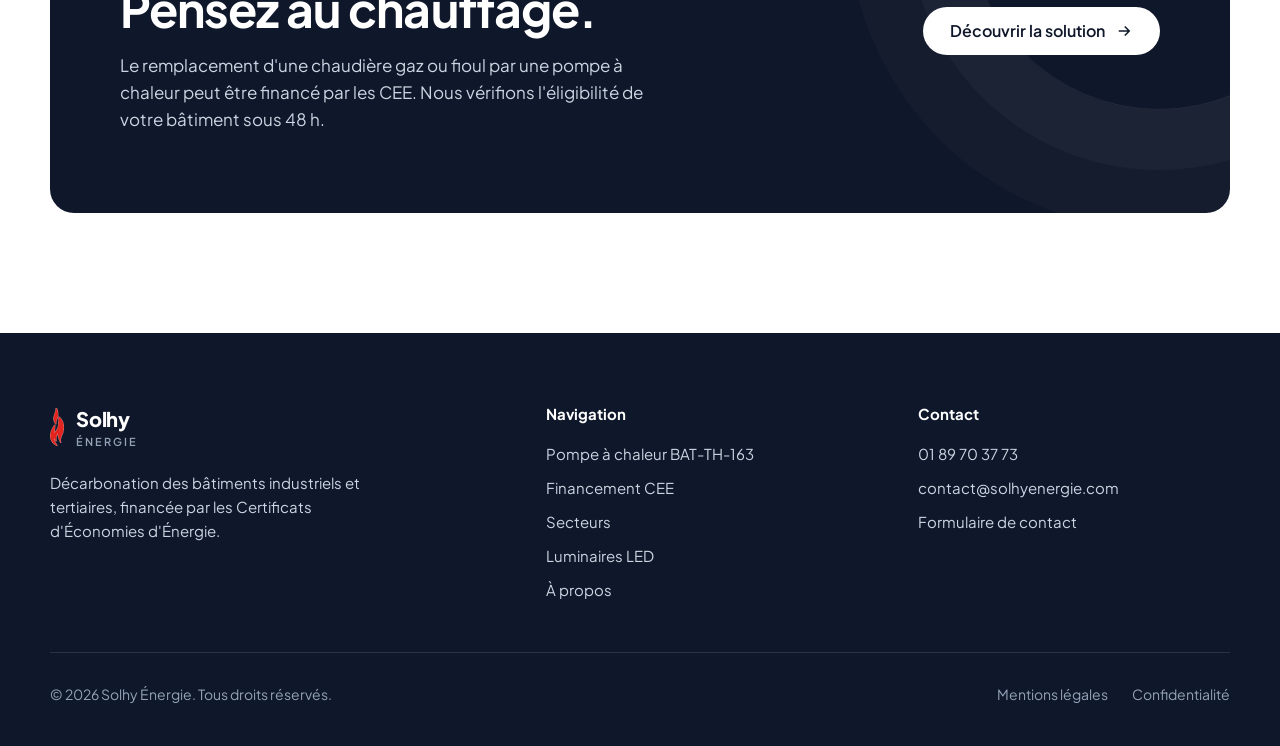
<file: luminaires.html>
<!DOCTYPE html>
<html lang="fr">
<head>
<meta charset="UTF-8">
<meta name="viewport" content="width=device-width, initial-scale=1">
<meta name="robots" content="noindex, nofollow">
<title>Luminaires LED professionnels à prix déstockage — Solhy Énergie</title>
<meta name="description" content="Luminaires LED professionnels à prix déstockage : cloche industrielle 250 W, réglette 250 W, hublot 18 W, projecteur mural solaire. Prix HT et TTC, paiement en ligne.">
<link rel="canonical" href="https://www.solhyenergie.com/luminaires.html">
<meta property="og:type" content="website">
<meta property="og:locale" content="fr_FR">
<meta property="og:site_name" content="Solhy Énergie">
<meta property="og:title" content="Luminaires LED professionnels à prix déstockage — Solhy Énergie">
<meta property="og:description" content="Luminaires LED professionnels à prix déstockage : cloche industrielle 250 W, réglette 250 W, hublot 18 W, projecteur mural solaire. Prix HT et TTC, paiement en ligne.">
<meta property="og:url" content="https://www.solhyenergie.com/luminaires.html">
<meta property="og:image" content="https://www.solhyenergie.com/assets/og-solhy.jpg">
<meta property="og:image:width" content="1200">
<meta property="og:image:height" content="630">
<meta name="twitter:card" content="summary_large_image">
<script>document.documentElement.classList.add('js')</script>
<meta name="facebook-domain-verification" content="2lmct6w0kwkzdpxnt7ulr8ltv5iluy">
<link rel="icon" href="assets/logo.png">
<link rel="apple-touch-icon" href="assets/apple-touch-icon.png">
<link rel="preconnect" href="https://fonts.googleapis.com">
<link rel="preconnect" href="https://fonts.gstatic.com" crossorigin>
<link href="https://fonts.googleapis.com/css2?family=Plus+Jakarta+Sans:wght@400;500;600;700;800&display=swap" rel="stylesheet">
<link rel="stylesheet" href="assets/style.css">
</head>
<body>

<header id="top">
  <div class="container nav">
    <a href="index.html" class="brand" aria-label="Solhy Énergie — accueil">
      <img src="assets/logo.png" alt="" width="14" height="38">
      <span>Solhy<small>Énergie</small></span>
    </a>
    <button class="burger" aria-label="Ouvrir le menu" aria-expanded="false" aria-controls="menu"><span></span><span></span><span></span></button>
    <ul class="menu" id="menu">
      <li><a href="solution-pompe-a-chaleur.html">Solution</a></li>
      <li><a href="financement-cee.html">Financement CEE</a></li>
      <li><a href="secteurs.html">Secteurs</a></li>
      <li><a href="luminaires.html" aria-current="page">Luminaires</a></li>
      <li><a href="a-propos.html">À propos</a></li>
      <li><a href="contact.html" class="btn btn-primary">Étudier mon projet</a></li>
    </ul>
  </div>
</header>

<main>
  <section class="page-hero lum-hero">
    <div class="container lum-grid">
      <div class="reveal">
        <nav class="crumb" aria-label="Fil d'Ariane"><a href="index.html">Accueil</a><span aria-hidden="true">/</span><span>Luminaires</span></nav>
        <span class="eyebrow">Luminaires LED · Déstockage</span>
        <h1>Des luminaires LED professionnels <em>à prix déstockage.</em></h1>
        <p class="lead">Cloches et réglettes industrielles, hublots, projecteurs solaires : des luminaires LED haute efficacité, livrés directement sur votre site.</p>
        <div class="hero-ctas" style="margin-top:30px">
          <a href="boutique/#produits" class="btn btn-primary">Voir les 4 luminaires
            <svg viewBox="0 0 24 24" fill="none" stroke="currentColor" stroke-width="2" aria-hidden="true"><path d="M5 12h14M13 6l6 6-6 6"/></svg></a>
          <a href="boutique/#devis" class="btn btn-ghost">Devis volume</a>
        </div>
      </div>
      <div class="lum-visual reveal"><img src="boutique/img/ambiance-cloches.webp" alt="Entrepôt éclairé par des cloches LED industrielles" width="1200" height="900"></div>
    </div>
  </section>

  <section class="alt lum-list">
    <div class="container">
      <div class="minis">
        <article class="mini reveal">
          <a href="boutique/cloche-led-250w.html" tabindex="-1" aria-hidden="true"><img src="boutique/img/cloche-led-250w.webp" alt="" width="1200" height="900" loading="lazy"></a>
          <span class="mini-tag">Industrie</span>
          <strong><a href="boutique/cloche-led-250w.html">Cloche LED industrielle 250 W</a></strong>
          <span class="mini-prix">49,90 € <small>HT / cloche · 59,88 € TTC</small></span>
          <span class="mini-lot">Par carton de 6 : 299,40 € HT</span>
          <a class="btn btn-primary btn-sm" href="boutique/?ajouter=cloche-led-250w">Ajouter un carton</a>
        </article>
        <article class="mini reveal">
          <a href="boutique/reglette-led-250w.html" tabindex="-1" aria-hidden="true"><img src="boutique/img/reglette-led-250w.webp" alt="" width="1200" height="900" loading="lazy"></a>
          <span class="mini-tag">Industrie</span>
          <strong><a href="boutique/reglette-led-250w.html">Réglette LED industrielle 250 W</a></strong>
          <span class="mini-prix">79,90 € <small>HT / réglette · 95,88 € TTC</small></span>
          <span class="mini-lot">Par carton de 4 : 319,60 € HT</span>
          <a class="btn btn-primary btn-sm" href="boutique/?ajouter=reglette-led-250w">Ajouter un carton</a>
        </article>
        <article class="mini reveal">
          <a href="boutique/hublot-led-18w.html" tabindex="-1" aria-hidden="true"><img src="boutique/img/hublot-led-18w.webp" alt="" width="1200" height="900" loading="lazy"></a>
          <span class="mini-tag">Intérieur</span>
          <strong><a href="boutique/hublot-led-18w.html">Hublot LED intérieur 18 W</a></strong>
          <span class="mini-prix">24,90 € <small>HT · 29,88 € TTC</small></span>
          <span class="mini-lot">À l'unité</span>
          <a class="btn btn-primary btn-sm" href="boutique/?ajouter=hublot-led-18w">Ajouter au panier</a>
        </article>
        <article class="mini reveal">
          <a href="boutique/projecteur-solaire-50w.html" tabindex="-1" aria-hidden="true"><img src="boutique/img/projecteur-solaire-50w.webp" alt="" width="1200" height="900" loading="lazy"></a>
          <span class="mini-tag">Extérieur · solaire</span>
          <strong><a href="boutique/projecteur-solaire-50w.html">Projecteur mural solaire LED 600 lm</a></strong>
          <span class="mini-prix">19,90 € <small>HT · 23,88 € TTC</small></span>
          <span class="mini-lot">À l'unité</span>
          <a class="btn btn-primary btn-sm" href="boutique/?ajouter=projecteur-solaire-50w">Ajouter au panier</a>
        </article>
      </div>
      <p class="footnote">Prix hors taxes et toutes taxes comprises (TVA 20 %). Ces luminaires ne font pas l'objet d'une prime CEE.</p>
    </div>
  </section>

  <section class="band" aria-label="Contact">
    <div class="container">
      <div class="band-inner reveal">
        <div>
          <h2>Vous rénovez l'éclairage ? Pensez au chauffage.</h2>
          <p>Le remplacement d'une chaudière gaz ou fioul par une pompe à chaleur peut être financé par les CEE. Nous vérifions l'éligibilité de votre bâtiment sous 48 h.</p>
        </div>
        <a href="solution-pompe-a-chaleur.html" class="btn btn-light">Découvrir la solution
          <svg viewBox="0 0 24 24" fill="none" stroke="currentColor" stroke-width="2" aria-hidden="true"><path d="M5 12h14M13 6l6 6-6 6"/></svg></a>
      </div>
    </div>
  </section>

</main>

<footer>
  <div class="container">
    <div class="foot-grid">
      <div>
        <a href="index.html" class="brand"><img src="assets/logo.png" alt="" width="14" height="38"><span>Solhy<small>Énergie</small></span></a>
        <p style="margin-top:20px;max-width:340px">Décarbonation des bâtiments industriels et tertiaires, financée par les Certificats d'Économies d'Énergie.</p>
      </div>
      <div>
        <h2 class="foot-h">Navigation</h2>
        <ul><li><a href="solution-pompe-a-chaleur.html">Pompe à chaleur BAT-TH-163</a></li><li><a href="financement-cee.html">Financement CEE</a></li><li><a href="secteurs.html">Secteurs</a></li><li><a href="luminaires.html">Luminaires LED</a></li><li><a href="a-propos.html">À propos</a></li></ul>
      </div>
      <div>
        <h2 class="foot-h">Contact</h2>
        <ul><li><a href="tel:+33189703773">01 89 70 37 73</a></li><li><a href="mailto:contact@solhyenergie.com">contact@solhyenergie.com</a></li><li><a href="contact.html">Formulaire de contact</a></li></ul>
      </div>
    </div>
    <div class="foot-bottom">
      <span>© <span id="year">2026</span> Solhy Énergie. Tous droits réservés.</span>
      <nav><a href="mentions-legales.html">Mentions légales</a><a href="mentions-legales.html#confidentialite">Confidentialité</a></nav>
    </div>
  </div>
</footer>

<script src="assets/main.js"></script>
</body>
</html>
</file>
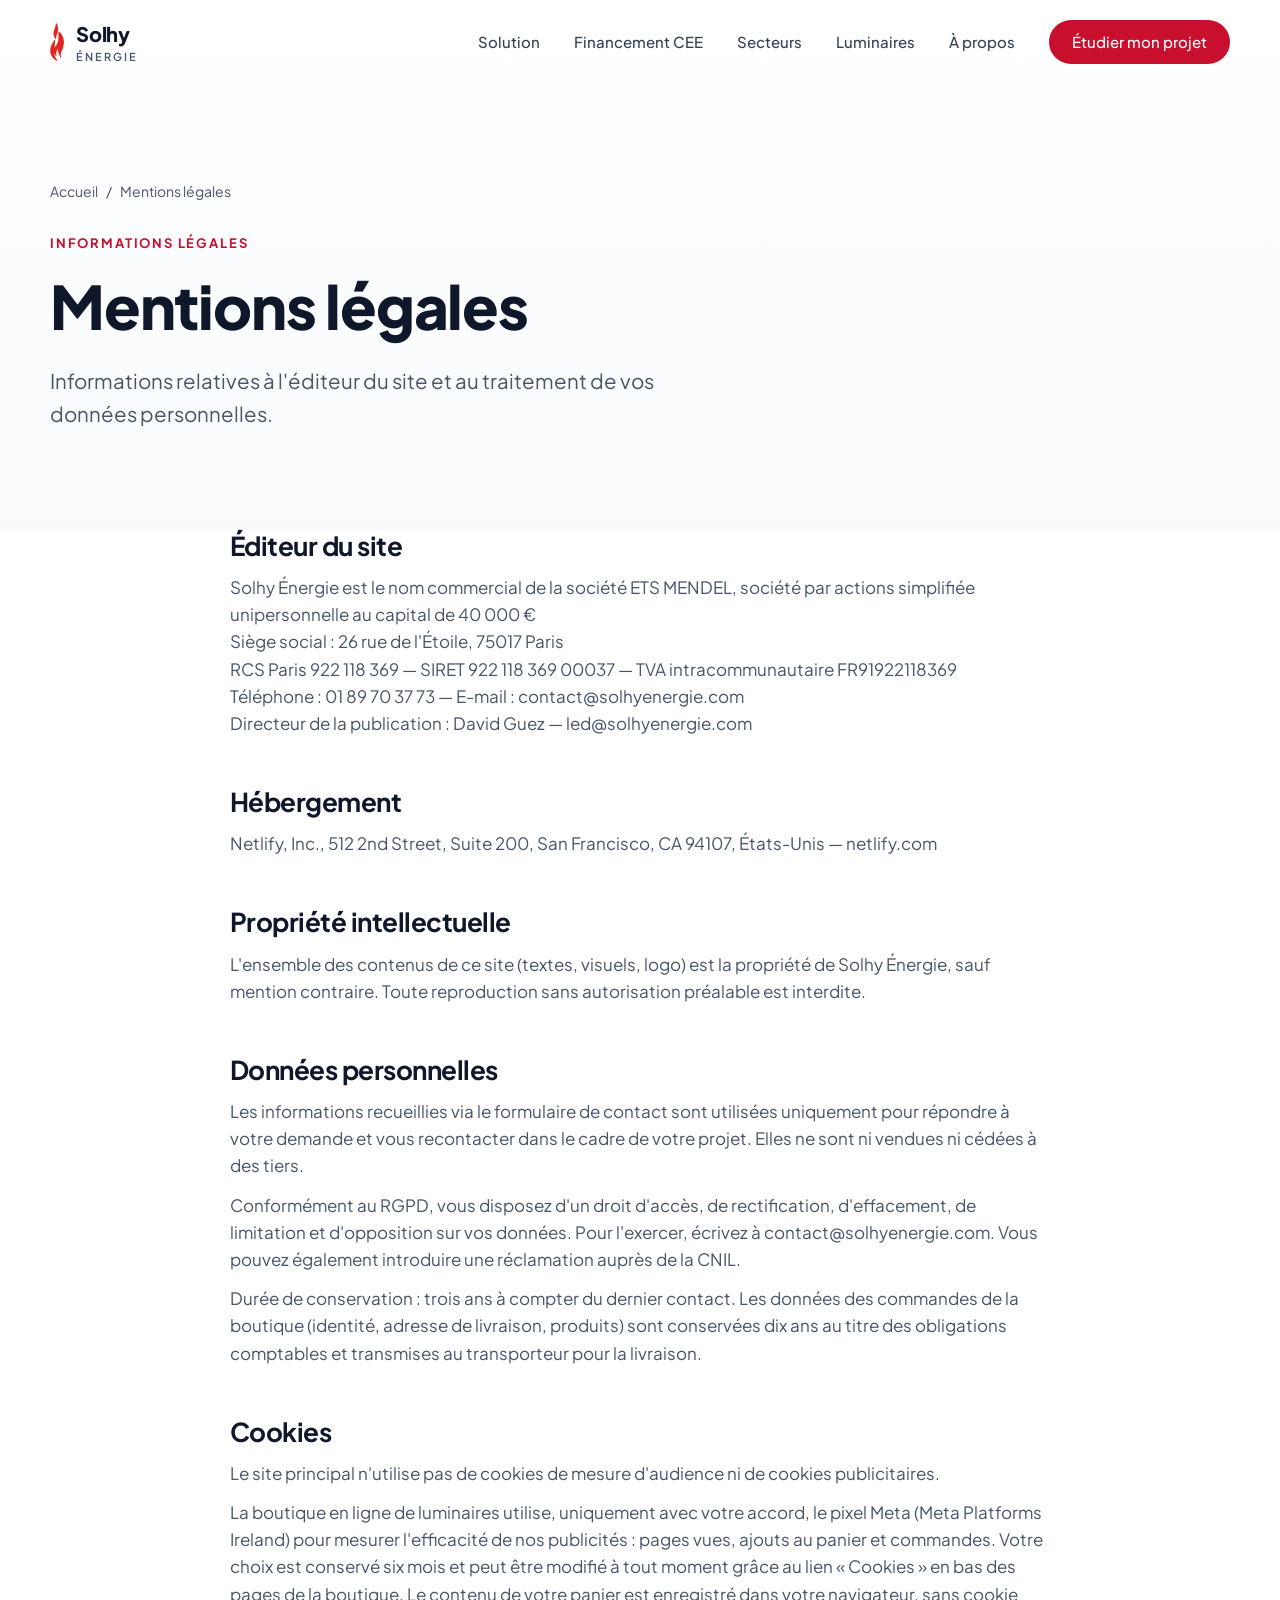
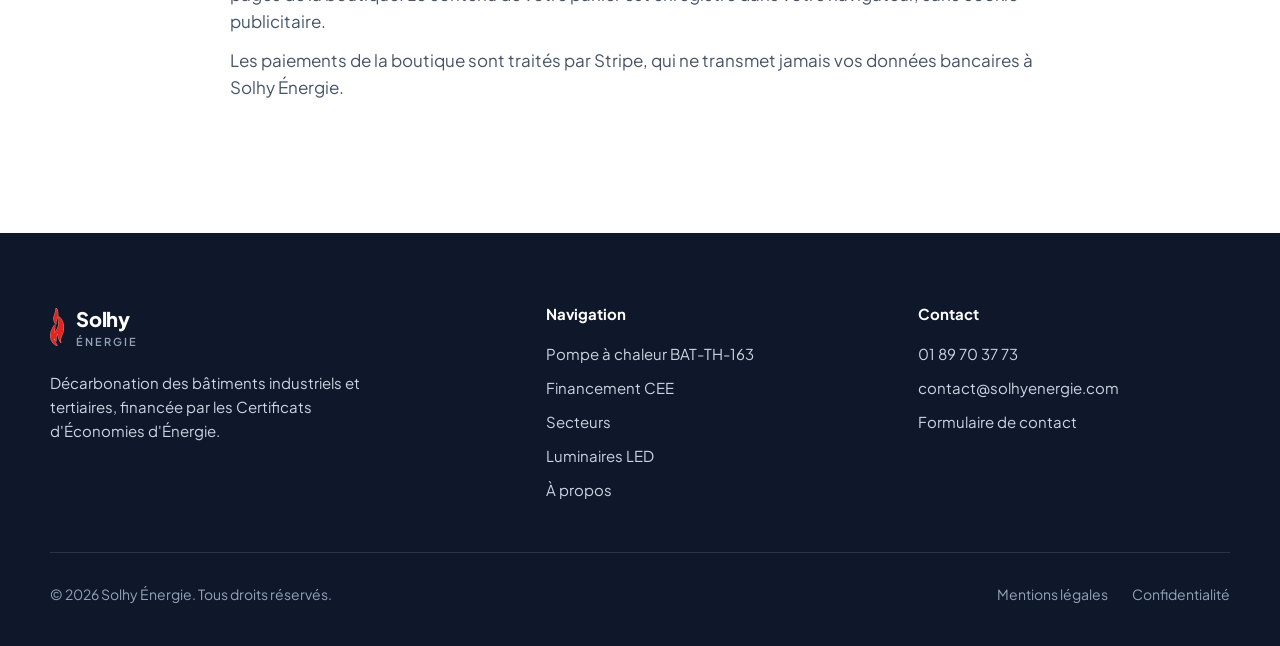
<file: mentions-legales.html>
<!DOCTYPE html>
<html lang="fr">
<head>
<meta charset="UTF-8">
<meta name="viewport" content="width=device-width, initial-scale=1">
<meta name="robots" content="noindex, nofollow">
<title>Mentions légales — Solhy Énergie</title>
<meta name="description" content="Mentions légales et politique de confidentialité du site Solhy Énergie.">
<link rel="canonical" href="https://www.solhyenergie.com/mentions-legales.html">
<meta property="og:type" content="website">
<meta property="og:locale" content="fr_FR">
<meta property="og:site_name" content="Solhy Énergie">
<meta property="og:title" content="Mentions légales — Solhy Énergie">
<meta property="og:description" content="Mentions légales et politique de confidentialité du site Solhy Énergie.">
<meta property="og:url" content="https://www.solhyenergie.com/mentions-legales.html">
<meta property="og:image" content="https://www.solhyenergie.com/assets/og-solhy.jpg">
<meta property="og:image:width" content="1200">
<meta property="og:image:height" content="630">
<meta name="twitter:card" content="summary_large_image">
<script>document.documentElement.classList.add('js')</script>
<meta name="facebook-domain-verification" content="2lmct6w0kwkzdpxnt7ulr8ltv5iluy">
<link rel="icon" href="assets/logo.png">
<link rel="apple-touch-icon" href="assets/apple-touch-icon.png">
<link rel="preconnect" href="https://fonts.googleapis.com">
<link rel="preconnect" href="https://fonts.gstatic.com" crossorigin>
<link href="https://fonts.googleapis.com/css2?family=Plus+Jakarta+Sans:wght@400;500;600;700;800&display=swap" rel="stylesheet">
<link rel="stylesheet" href="assets/style.css">
</head>
<body>

<header id="top">
  <div class="container nav">
    <a href="index.html" class="brand" aria-label="Solhy Énergie — accueil">
      <img src="assets/logo.png" alt="" width="14" height="38">
      <span>Solhy<small>Énergie</small></span>
    </a>
    <button class="burger" aria-label="Ouvrir le menu" aria-expanded="false" aria-controls="menu"><span></span><span></span><span></span></button>
    <ul class="menu" id="menu">
      <li><a href="solution-pompe-a-chaleur.html">Solution</a></li>
      <li><a href="financement-cee.html">Financement CEE</a></li>
      <li><a href="secteurs.html">Secteurs</a></li>
      <li><a href="luminaires.html">Luminaires</a></li>
      <li><a href="a-propos.html">À propos</a></li>
      <li><a href="contact.html" class="btn btn-primary">Étudier mon projet</a></li>
    </ul>
  </div>
</header>

<main>
  <section class="page-hero">
    <div class="container reveal">
      <nav class="crumb" aria-label="Fil d'Ariane"><a href="index.html">Accueil</a><span aria-hidden="true">/</span><span>Mentions légales</span></nav>
      <span class="eyebrow">Informations légales</span>
      <h1>Mentions légales</h1>
      <p class="lead">Informations relatives à l'éditeur du site et au traitement de vos données personnelles.</p>
    </div>
  </section>

  <section style="padding-top:0">
    <div class="container prose">
      <h2>Éditeur du site</h2>
      <p>Solhy Énergie est le nom commercial de la société ETS MENDEL, société par actions simplifiée unipersonnelle au capital de 40 000 €<br>
      Siège social : 26 rue de l'Étoile, 75017 Paris<br>
      RCS Paris 922 118 369 — SIRET 922 118 369 00037 — TVA intracommunautaire FR91922118369<br>
      Téléphone : 01 89 70 37 73 — E-mail : contact@solhyenergie.com<br>
      Directeur de la publication : David Guez — led@solhyenergie.com</p>

      <h2>Hébergement</h2>
      <p>Netlify, Inc., 512 2nd Street, Suite 200, San Francisco, CA 94107, États-Unis — netlify.com</p>

      <h2>Propriété intellectuelle</h2>
      <p>L'ensemble des contenus de ce site (textes, visuels, logo) est la propriété de Solhy Énergie, sauf mention contraire. Toute reproduction sans autorisation préalable est interdite.</p>


      <h2 id="confidentialite">Données personnelles</h2>
      <p>Les informations recueillies via le formulaire de contact sont utilisées uniquement pour répondre à votre demande et vous recontacter dans le cadre de votre projet. Elles ne sont ni vendues ni cédées à des tiers.</p>
      <p>Conformément au RGPD, vous disposez d'un droit d'accès, de rectification, d'effacement, de limitation et d'opposition sur vos données. Pour l'exercer, écrivez à contact@solhyenergie.com. Vous pouvez également introduire une réclamation auprès de la CNIL.</p>
      <p>Durée de conservation : trois ans à compter du dernier contact. Les données des commandes de la boutique (identité, adresse de livraison, produits) sont conservées dix ans au titre des obligations comptables et transmises au transporteur pour la livraison.</p>

      <h2 id="cookies">Cookies</h2>
      <p>Le site principal n'utilise pas de cookies de mesure d'audience ni de cookies publicitaires.</p>
      <p>La boutique en ligne de luminaires utilise, uniquement avec votre accord, le pixel Meta (Meta Platforms Ireland) pour mesurer l'efficacité de nos publicités : pages vues, ajouts au panier et commandes. Votre choix est conservé six mois et peut être modifié à tout moment grâce au lien « Cookies » en bas des pages de la boutique. Le contenu de votre panier est enregistré dans votre navigateur, sans cookie publicitaire.</p>
      <p>Les paiements de la boutique sont traités par Stripe, qui ne transmet jamais vos données bancaires à Solhy Énergie.</p>
    </div>
  </section>

</main>

<footer>
  <div class="container">
    <div class="foot-grid">
      <div>
        <a href="index.html" class="brand"><img src="assets/logo.png" alt="" width="14" height="38"><span>Solhy<small>Énergie</small></span></a>
        <p style="margin-top:20px;max-width:340px">Décarbonation des bâtiments industriels et tertiaires, financée par les Certificats d'Économies d'Énergie.</p>
      </div>
      <div>
        <h2 class="foot-h">Navigation</h2>
        <ul><li><a href="solution-pompe-a-chaleur.html">Pompe à chaleur BAT-TH-163</a></li><li><a href="financement-cee.html">Financement CEE</a></li><li><a href="secteurs.html">Secteurs</a></li><li><a href="luminaires.html">Luminaires LED</a></li><li><a href="a-propos.html">À propos</a></li></ul>
      </div>
      <div>
        <h2 class="foot-h">Contact</h2>
        <ul><li><a href="tel:+33189703773">01 89 70 37 73</a></li><li><a href="mailto:contact@solhyenergie.com">contact@solhyenergie.com</a></li><li><a href="contact.html">Formulaire de contact</a></li></ul>
      </div>
    </div>
    <div class="foot-bottom">
      <span>© <span id="year">2026</span> Solhy Énergie. Tous droits réservés.</span>
      <nav><a href="mentions-legales.html">Mentions légales</a><a href="mentions-legales.html#confidentialite">Confidentialité</a></nav>
    </div>
  </div>
</footer>

<script src="assets/main.js"></script>
</body>
</html>
</file>
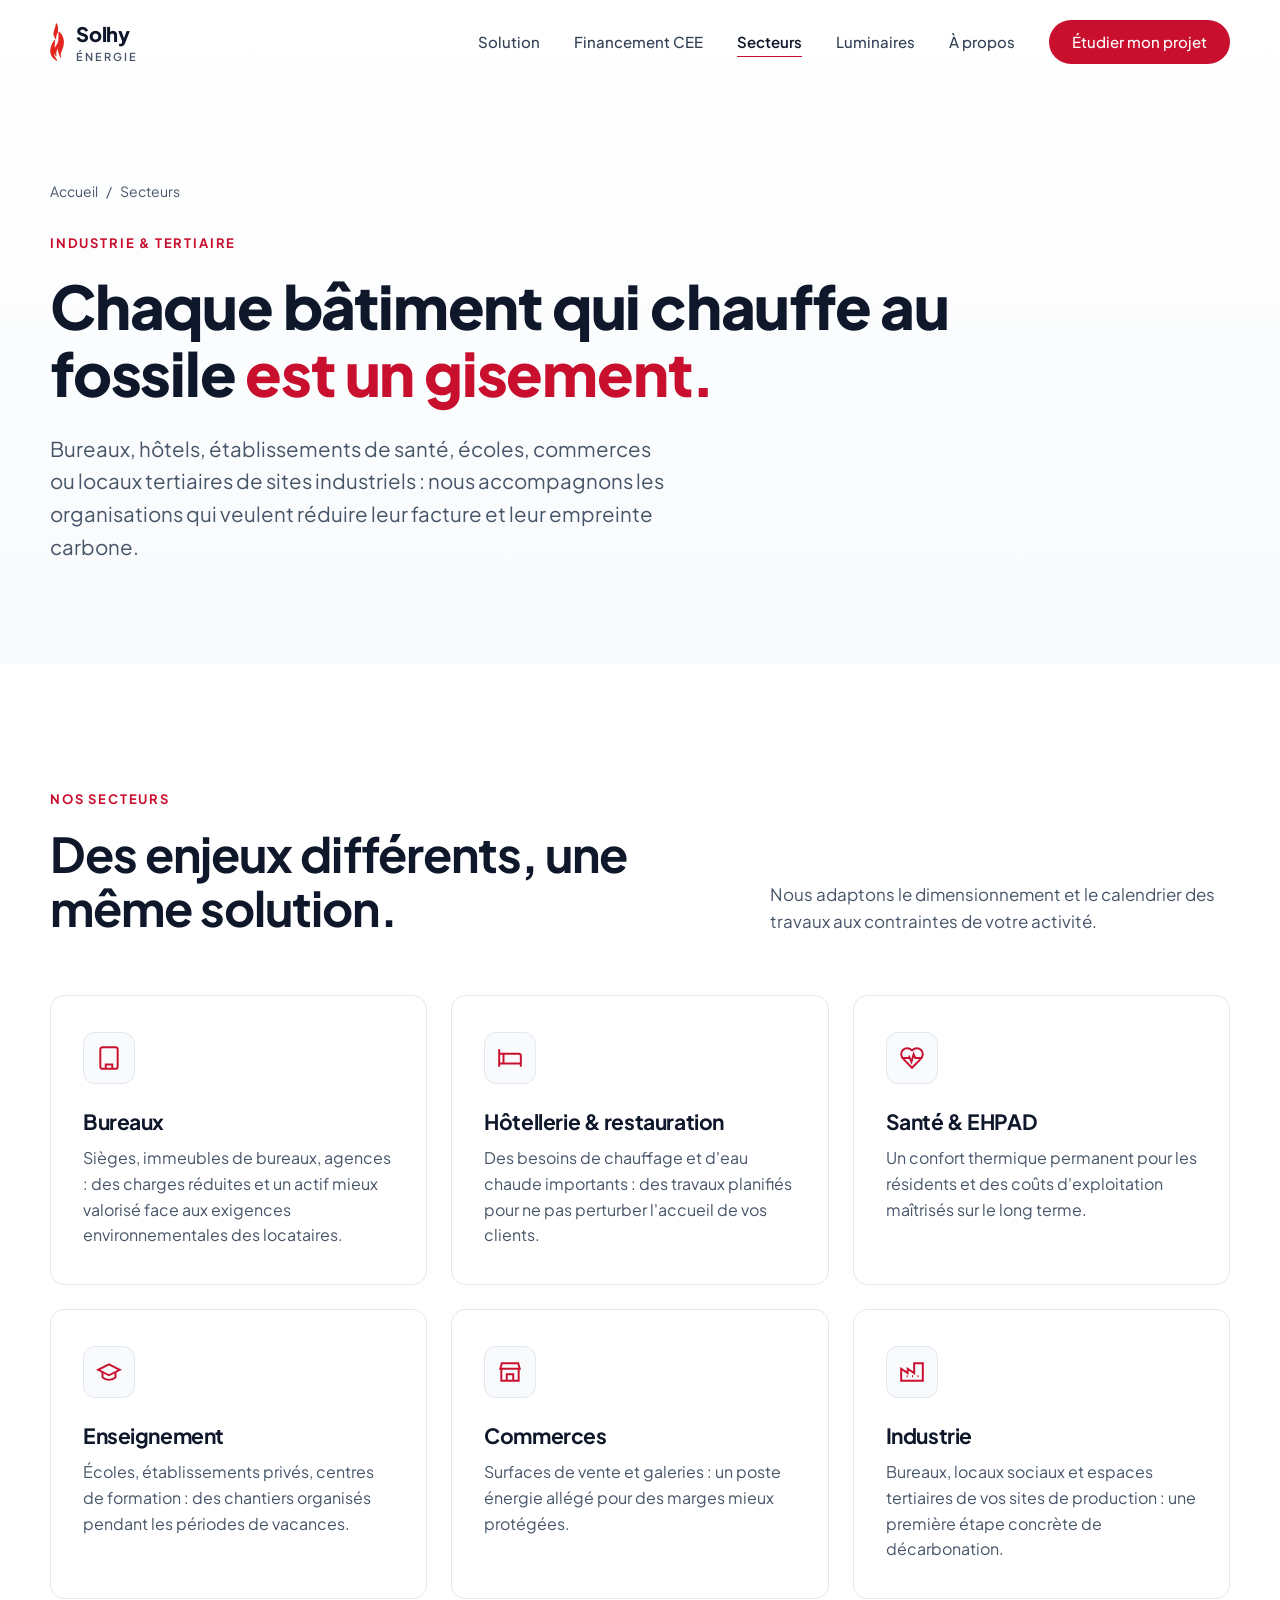
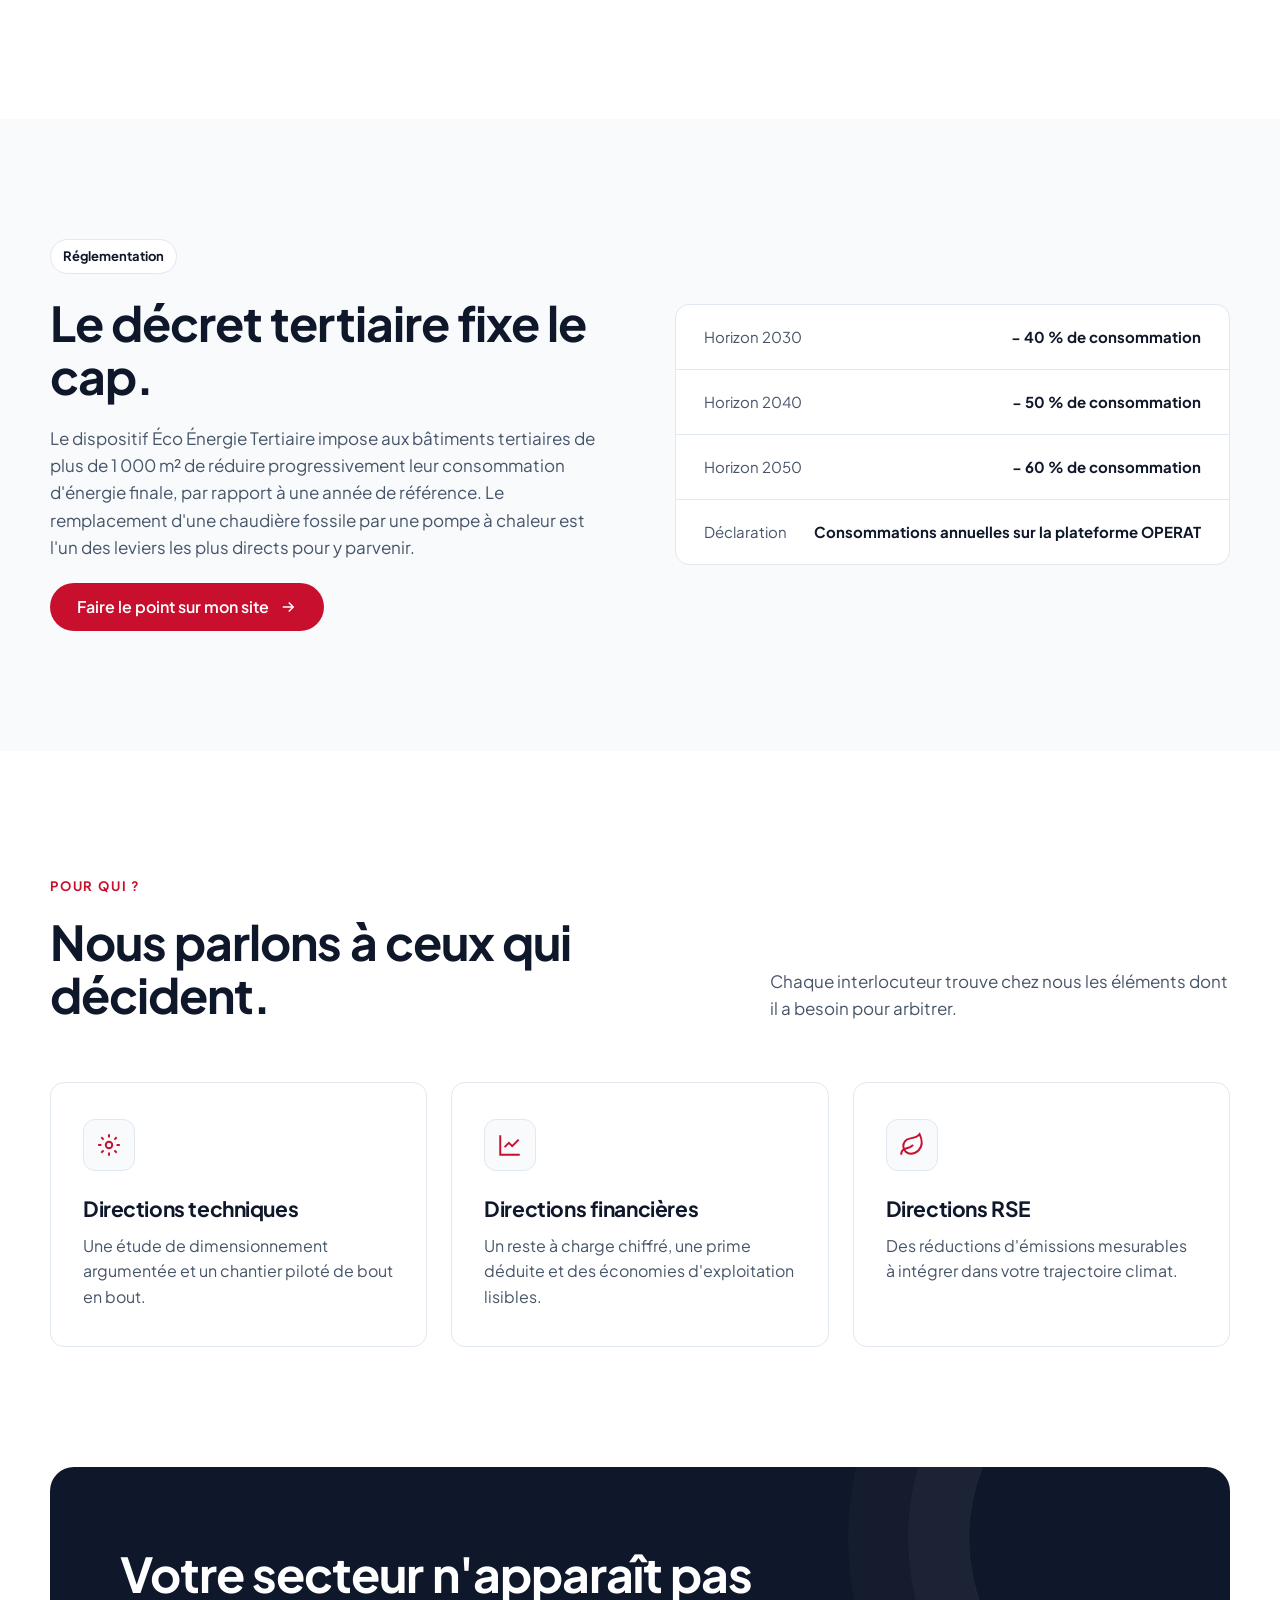
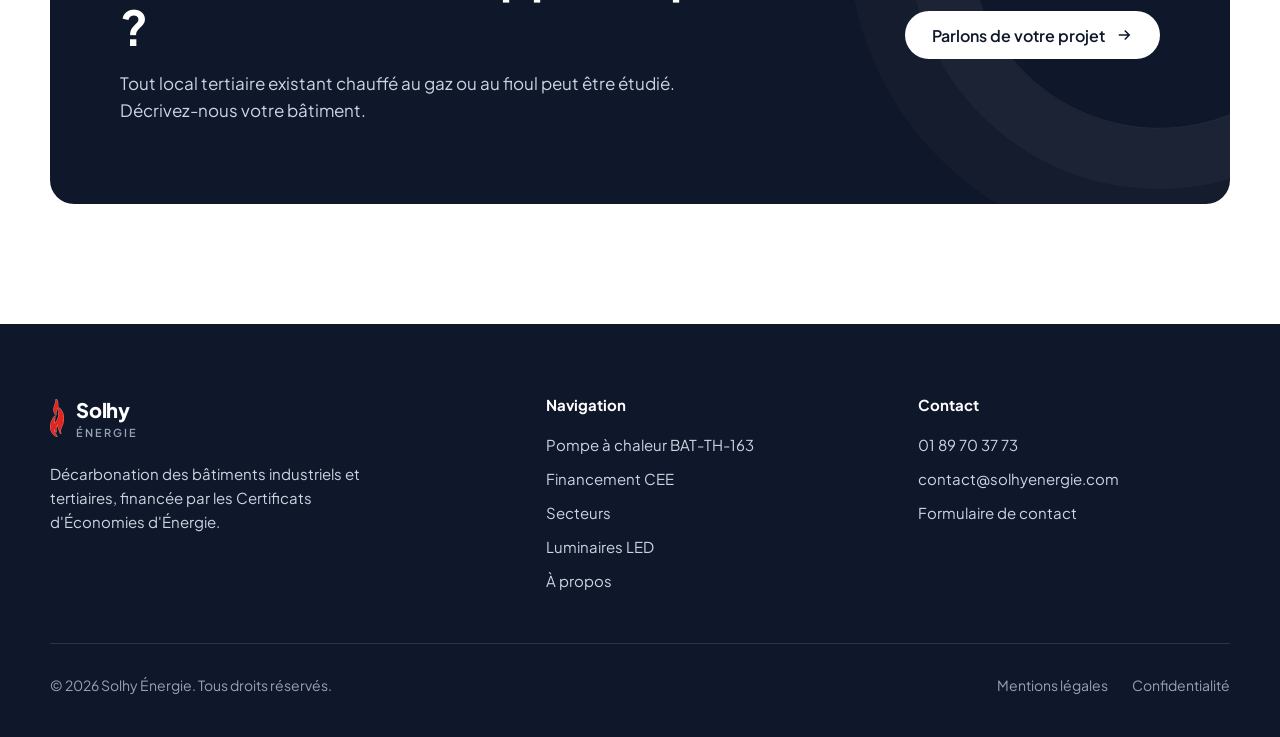
<file: secteurs.html>
<!DOCTYPE html>
<html lang="fr">
<head>
<meta charset="UTF-8">
<meta name="viewport" content="width=device-width, initial-scale=1">
<meta name="robots" content="noindex, nofollow">
<title>Secteurs accompagnés — Solhy Énergie</title>
<meta name="description" content="Bureaux, hôtellerie, santé, enseignement, commerces, industrie : Solhy Énergie décarbone le chauffage de vos bâtiments grâce aux pompes à chaleur financées par les CEE.">
<link rel="canonical" href="https://www.solhyenergie.com/secteurs.html">
<meta property="og:type" content="website">
<meta property="og:locale" content="fr_FR">
<meta property="og:site_name" content="Solhy Énergie">
<meta property="og:title" content="Secteurs accompagnés — Solhy Énergie">
<meta property="og:description" content="Bureaux, hôtellerie, santé, enseignement, commerces, industrie : Solhy Énergie décarbone le chauffage de vos bâtiments grâce aux pompes à chaleur financées par les CEE.">
<meta property="og:url" content="https://www.solhyenergie.com/secteurs.html">
<meta property="og:image" content="https://www.solhyenergie.com/assets/og-solhy.jpg">
<meta property="og:image:width" content="1200">
<meta property="og:image:height" content="630">
<meta name="twitter:card" content="summary_large_image">
<script>document.documentElement.classList.add('js')</script>
<meta name="facebook-domain-verification" content="2lmct6w0kwkzdpxnt7ulr8ltv5iluy">
<link rel="icon" href="assets/logo.png">
<link rel="apple-touch-icon" href="assets/apple-touch-icon.png">
<link rel="preconnect" href="https://fonts.googleapis.com">
<link rel="preconnect" href="https://fonts.gstatic.com" crossorigin>
<link href="https://fonts.googleapis.com/css2?family=Plus+Jakarta+Sans:wght@400;500;600;700;800&display=swap" rel="stylesheet">
<link rel="stylesheet" href="assets/style.css">
</head>
<body>

<header id="top">
  <div class="container nav">
    <a href="index.html" class="brand" aria-label="Solhy Énergie — accueil">
      <img src="assets/logo.png" alt="" width="14" height="38">
      <span>Solhy<small>Énergie</small></span>
    </a>
    <button class="burger" aria-label="Ouvrir le menu" aria-expanded="false" aria-controls="menu"><span></span><span></span><span></span></button>
    <ul class="menu" id="menu">
      <li><a href="solution-pompe-a-chaleur.html">Solution</a></li>
      <li><a href="financement-cee.html">Financement CEE</a></li>
      <li><a href="secteurs.html" aria-current="page">Secteurs</a></li>
      <li><a href="luminaires.html">Luminaires</a></li>
      <li><a href="a-propos.html">À propos</a></li>
      <li><a href="contact.html" class="btn btn-primary">Étudier mon projet</a></li>
    </ul>
  </div>
</header>

<main>
  <section class="page-hero">
    <div class="container reveal">
      <nav class="crumb" aria-label="Fil d'Ariane"><a href="index.html">Accueil</a><span aria-hidden="true">/</span><span>Secteurs</span></nav>
      <span class="eyebrow">Industrie &amp; tertiaire</span>
      <h1>Chaque bâtiment qui chauffe au fossile <em>est un gisement.</em></h1>
      <p class="lead">Bureaux, hôtels, établissements de santé, écoles, commerces ou locaux tertiaires de sites industriels : nous accompagnons les organisations qui veulent réduire leur facture et leur empreinte carbone.</p>
    </div>
  </section>

  <section>
    <div class="container">
      <div class="section-head reveal">
        <div>
          <span class="eyebrow">Nos secteurs</span>
          <h2>Des enjeux différents, une même solution.</h2>
        </div>
        <p>Nous adaptons le dimensionnement et le calendrier des travaux aux contraintes de votre activité.</p>
      </div>
      <div class="cards">
        <article class="card reveal">
          <div class="ico"><svg viewBox="0 0 24 24" fill="none" stroke="currentColor" stroke-width="1.8" aria-hidden="true"><rect x="4" y="2" width="16" height="20" rx="2"/><path d="M9 22v-4h6v4M8 6h.01M16 6h.01M12 6h.01M12 10h.01M12 14h.01M16 10h.01M16 14h.01M8 10h.01M8 14h.01"/></svg></div>
          <h3>Bureaux</h3>
          <p>Sièges, immeubles de bureaux, agences : des charges réduites et un actif mieux valorisé face aux exigences environnementales des locataires.</p>
        </article>
        <article class="card reveal">
          <div class="ico"><svg viewBox="0 0 24 24" fill="none" stroke="currentColor" stroke-width="1.8" aria-hidden="true"><path d="M2 4v16M2 8h18a2 2 0 0 1 2 2v10M2 17h20M6 8v9"/></svg></div>
          <h3>Hôtellerie &amp; restauration</h3>
          <p>Des besoins de chauffage et d'eau chaude importants : des travaux planifiés pour ne pas perturber l'accueil de vos clients.</p>
        </article>
        <article class="card reveal">
          <div class="ico"><svg viewBox="0 0 24 24" fill="none" stroke="currentColor" stroke-width="1.8" aria-hidden="true"><path d="M19 14c1.49-1.46 3-3.21 3-5.5A5.5 5.5 0 0 0 16.5 3c-1.76 0-3 .5-4.5 2-1.5-1.5-2.74-2-4.5-2A5.5 5.5 0 0 0 2 8.5c0 2.3 1.5 4.05 3 5.5l7 7Z"/><path d="M3.2 12H9l.5-1 2 4.5 2-7 1.5 3.5h5.3"/></svg></div>
          <h3>Santé &amp; EHPAD</h3>
          <p>Un confort thermique permanent pour les résidents et des coûts d'exploitation maîtrisés sur le long terme.</p>
        </article>
        <article class="card reveal">
          <div class="ico"><svg viewBox="0 0 24 24" fill="none" stroke="currentColor" stroke-width="1.8" aria-hidden="true"><path d="M22 10 12 5 2 10l10 5 10-5Z"/><path d="M6 12v5c3 3 9 3 12 0v-5"/></svg></div>
          <h3>Enseignement</h3>
          <p>Écoles, établissements privés, centres de formation : des chantiers organisés pendant les périodes de vacances.</p>
        </article>
        <article class="card reveal">
          <div class="ico"><svg viewBox="0 0 24 24" fill="none" stroke="currentColor" stroke-width="1.8" aria-hidden="true"><path d="M3 9h18l-1.5-5h-15z"/><path d="M4 9v11h16V9M9 20v-6h6v6"/></svg></div>
          <h3>Commerces</h3>
          <p>Surfaces de vente et galeries : un poste énergie allégé pour des marges mieux protégées.</p>
        </article>
        <article class="card reveal">
          <div class="ico"><svg viewBox="0 0 24 24" fill="none" stroke="currentColor" stroke-width="1.8" aria-hidden="true"><path d="M2 20V9l6 4V9l6 4V4h8v16z"/><path d="M17 16h1M12 16h1M7 16h1"/></svg></div>
          <h3>Industrie</h3>
          <p>Bureaux, locaux sociaux et espaces tertiaires de vos sites de production : une première étape concrète de décarbonation.</p>
        </article>
      </div>
    </div>
  </section>

  <section id="decret-tertiaire" class="offer">
    <div class="container offer-grid">
      <div class="reveal">
        <span class="tag">Réglementation</span>
        <h2>Le décret tertiaire fixe le cap.</h2>
        <p>Le dispositif Éco Énergie Tertiaire impose aux bâtiments tertiaires de plus de 1 000 m² de réduire progressivement leur consommation d'énergie finale, par rapport à une année de référence. Le remplacement d'une chaudière fossile par une pompe à chaleur est l'un des leviers les plus directs pour y parvenir.</p>
        <a href="contact.html" class="btn btn-primary">Faire le point sur mon site
          <svg viewBox="0 0 24 24" fill="none" stroke="currentColor" stroke-width="2" aria-hidden="true"><path d="M5 12h14M13 6l6 6-6 6"/></svg></a>
      </div>
      <div class="spec reveal" role="list" aria-label="Objectifs du décret tertiaire">
        <div class="spec-row" role="listitem"><span>Horizon 2030</span><strong>− 40 % de consommation</strong></div>
        <div class="spec-row" role="listitem"><span>Horizon 2040</span><strong>− 50 % de consommation</strong></div>
        <div class="spec-row" role="listitem"><span>Horizon 2050</span><strong>− 60 % de consommation</strong></div>
        <div class="spec-row" role="listitem"><span>Déclaration</span><strong>Consommations annuelles sur la plateforme OPERAT</strong></div>
      </div>
    </div>
  </section>

  <section>
    <div class="container">
      <div class="section-head reveal">
        <div>
          <span class="eyebrow">Pour qui ?</span>
          <h2>Nous parlons à ceux qui décident.</h2>
        </div>
        <p>Chaque interlocuteur trouve chez nous les éléments dont il a besoin pour arbitrer.</p>
      </div>
      <div class="cards">
        <article class="card reveal">
          <div class="ico"><svg viewBox="0 0 24 24" fill="none" stroke="currentColor" stroke-width="1.8" aria-hidden="true"><circle cx="12" cy="12" r="3"/><path d="M12 2v3M12 19v3M4.9 4.9l2.1 2.1M17 17l2.1 2.1M2 12h3M19 12h3M4.9 19.1 7 17M17 7l2.1-2.1"/></svg></div>
          <h3>Directions techniques</h3>
          <p>Une étude de dimensionnement argumentée et un chantier piloté de bout en bout.</p>
        </article>
        <article class="card reveal">
          <div class="ico"><svg viewBox="0 0 24 24" fill="none" stroke="currentColor" stroke-width="1.8" aria-hidden="true"><path d="M3 3v18h18"/><path d="m7 14 4-4 3 3 6-6"/></svg></div>
          <h3>Directions financières</h3>
          <p>Un reste à charge chiffré, une prime déduite et des économies d'exploitation lisibles.</p>
        </article>
        <article class="card reveal">
          <div class="ico"><svg viewBox="0 0 24 24" fill="none" stroke="currentColor" stroke-width="1.8" aria-hidden="true"><path d="M11 20A7 7 0 0 1 9.8 6.1C15.5 5 17 4.48 19 2c1 2 2 4.18 2 8 0 5.5-4.78 10-10 10Z"/><path d="M2 21c0-3 1.85-5.36 5.08-6C9.5 14.52 12 13 13 12"/></svg></div>
          <h3>Directions RSE</h3>
          <p>Des réductions d'émissions mesurables à intégrer dans votre trajectoire climat.</p>
        </article>
      </div>
    </div>
  </section>

  <section class="band" aria-label="Contact">
    <div class="container">
      <div class="band-inner reveal">
        <div>
          <h2>Votre secteur n'apparaît pas ?</h2>
          <p>Tout local tertiaire existant chauffé au gaz ou au fioul peut être étudié. Décrivez-nous votre bâtiment.</p>
        </div>
        <a href="contact.html" class="btn btn-light">Parlons de votre projet
          <svg viewBox="0 0 24 24" fill="none" stroke="currentColor" stroke-width="2" aria-hidden="true"><path d="M5 12h14M13 6l6 6-6 6"/></svg></a>
      </div>
    </div>
  </section>

</main>

<footer>
  <div class="container">
    <div class="foot-grid">
      <div>
        <a href="index.html" class="brand"><img src="assets/logo.png" alt="" width="14" height="38"><span>Solhy<small>Énergie</small></span></a>
        <p style="margin-top:20px;max-width:340px">Décarbonation des bâtiments industriels et tertiaires, financée par les Certificats d'Économies d'Énergie.</p>
      </div>
      <div>
        <h2 class="foot-h">Navigation</h2>
        <ul><li><a href="solution-pompe-a-chaleur.html">Pompe à chaleur BAT-TH-163</a></li><li><a href="financement-cee.html">Financement CEE</a></li><li><a href="secteurs.html">Secteurs</a></li><li><a href="luminaires.html">Luminaires LED</a></li><li><a href="a-propos.html">À propos</a></li></ul>
      </div>
      <div>
        <h2 class="foot-h">Contact</h2>
        <ul><li><a href="tel:+33189703773">01 89 70 37 73</a></li><li><a href="mailto:contact@solhyenergie.com">contact@solhyenergie.com</a></li><li><a href="contact.html">Formulaire de contact</a></li></ul>
      </div>
    </div>
    <div class="foot-bottom">
      <span>© <span id="year">2026</span> Solhy Énergie. Tous droits réservés.</span>
      <nav><a href="mentions-legales.html">Mentions légales</a><a href="mentions-legales.html#confidentialite">Confidentialité</a></nav>
    </div>
  </div>
</footer>

<script src="assets/main.js"></script>
</body>
</html>
</file>
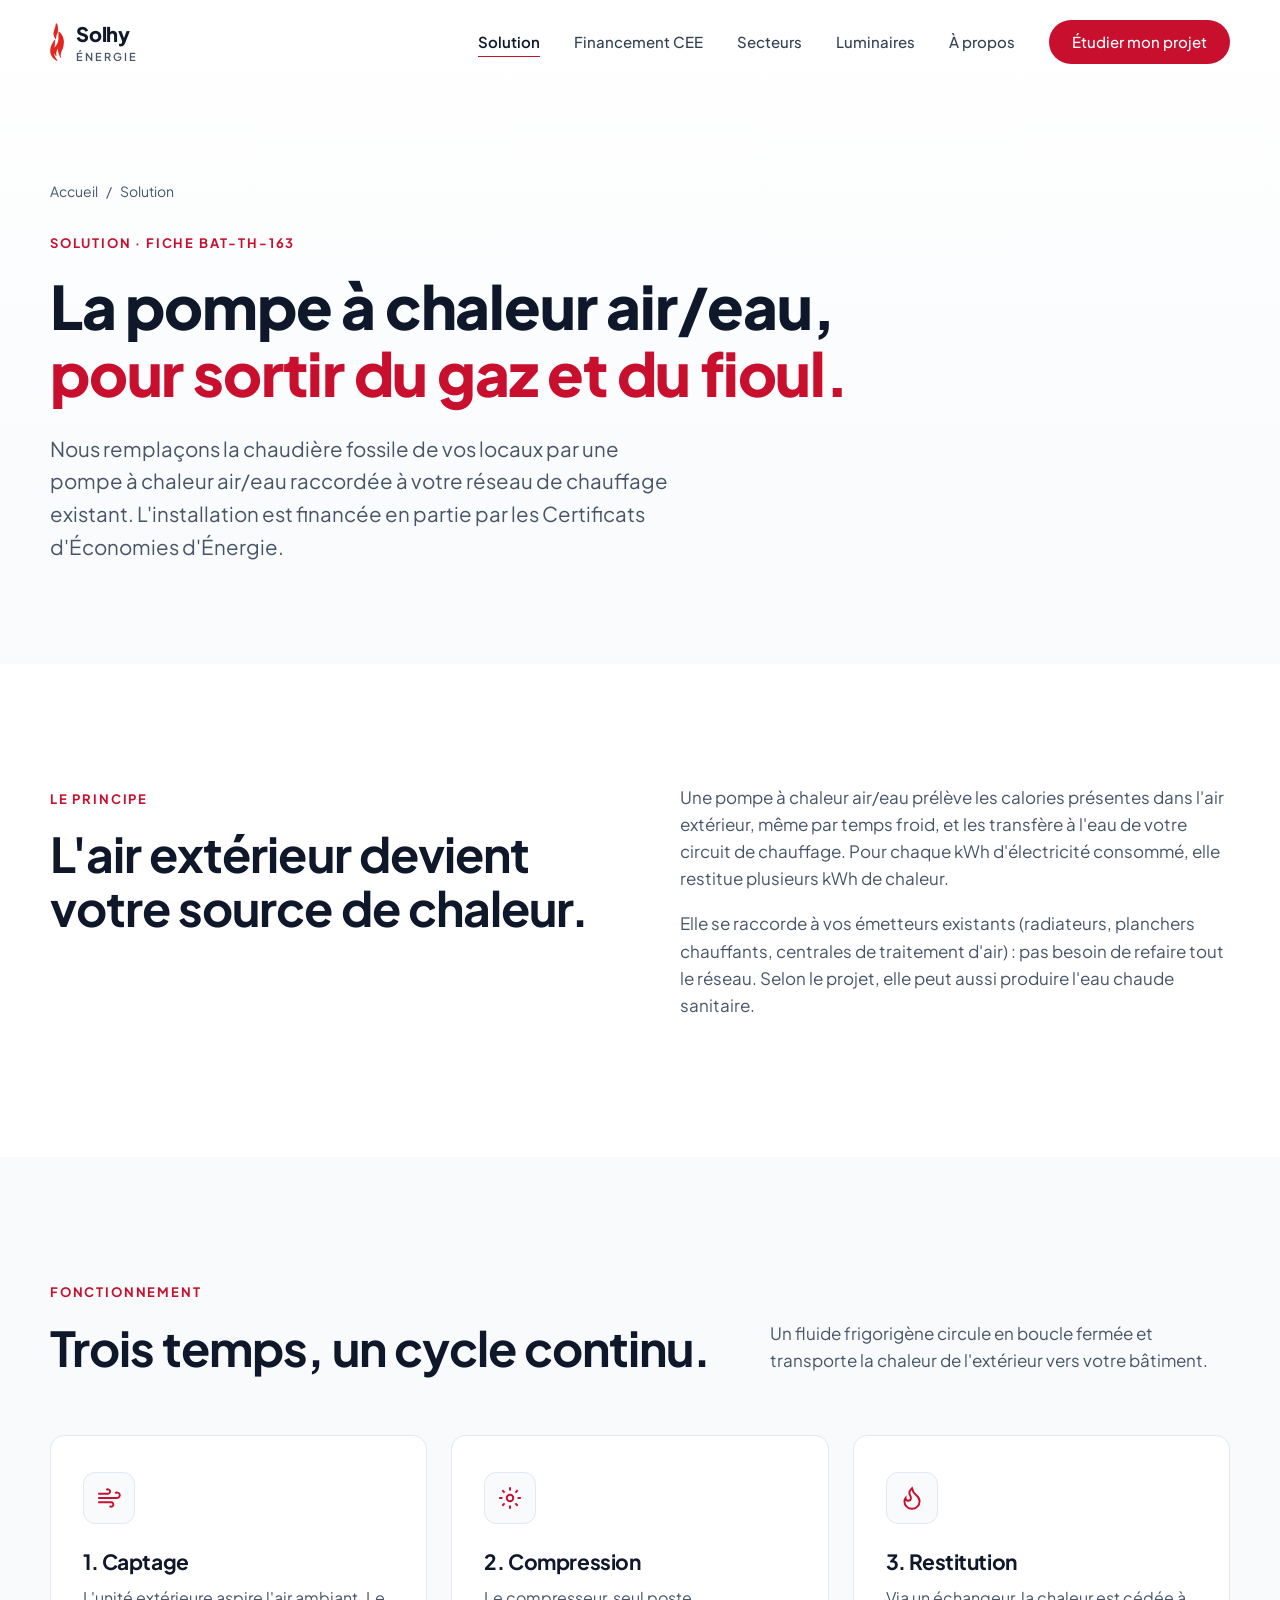
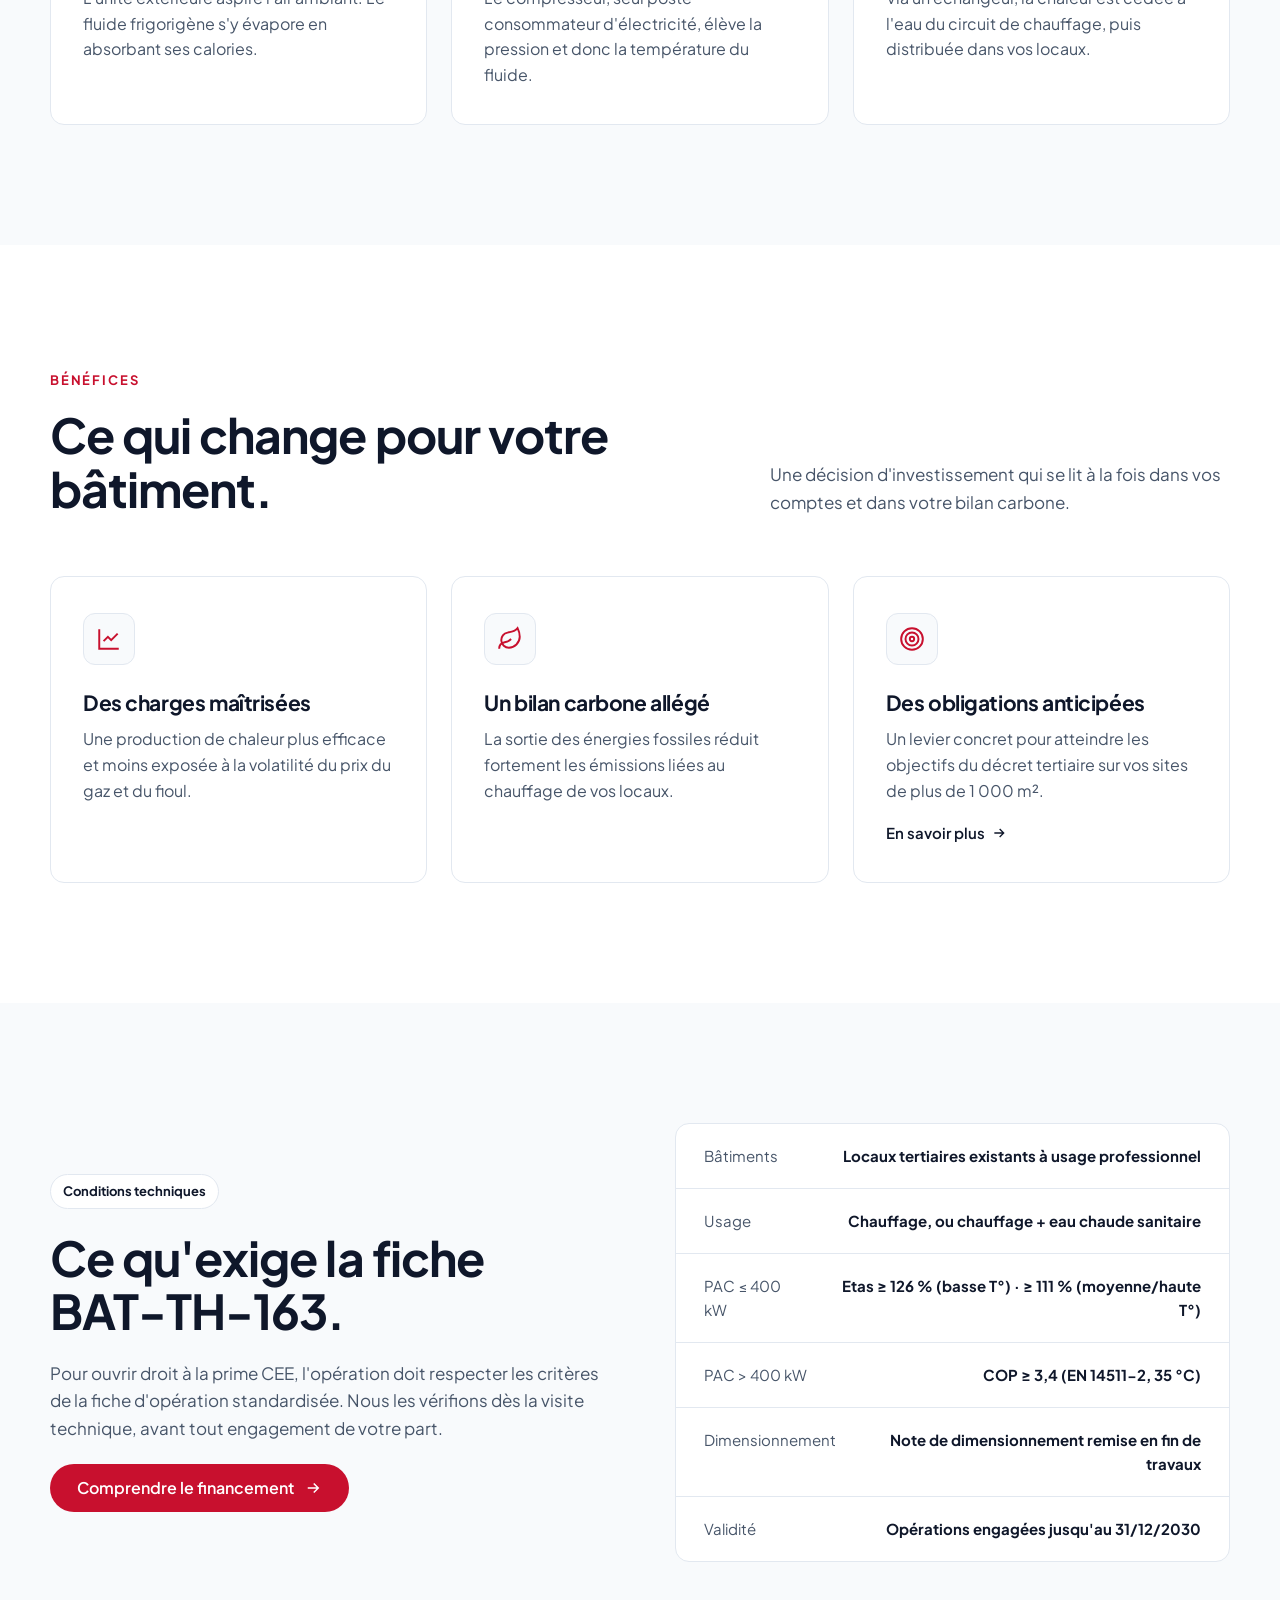
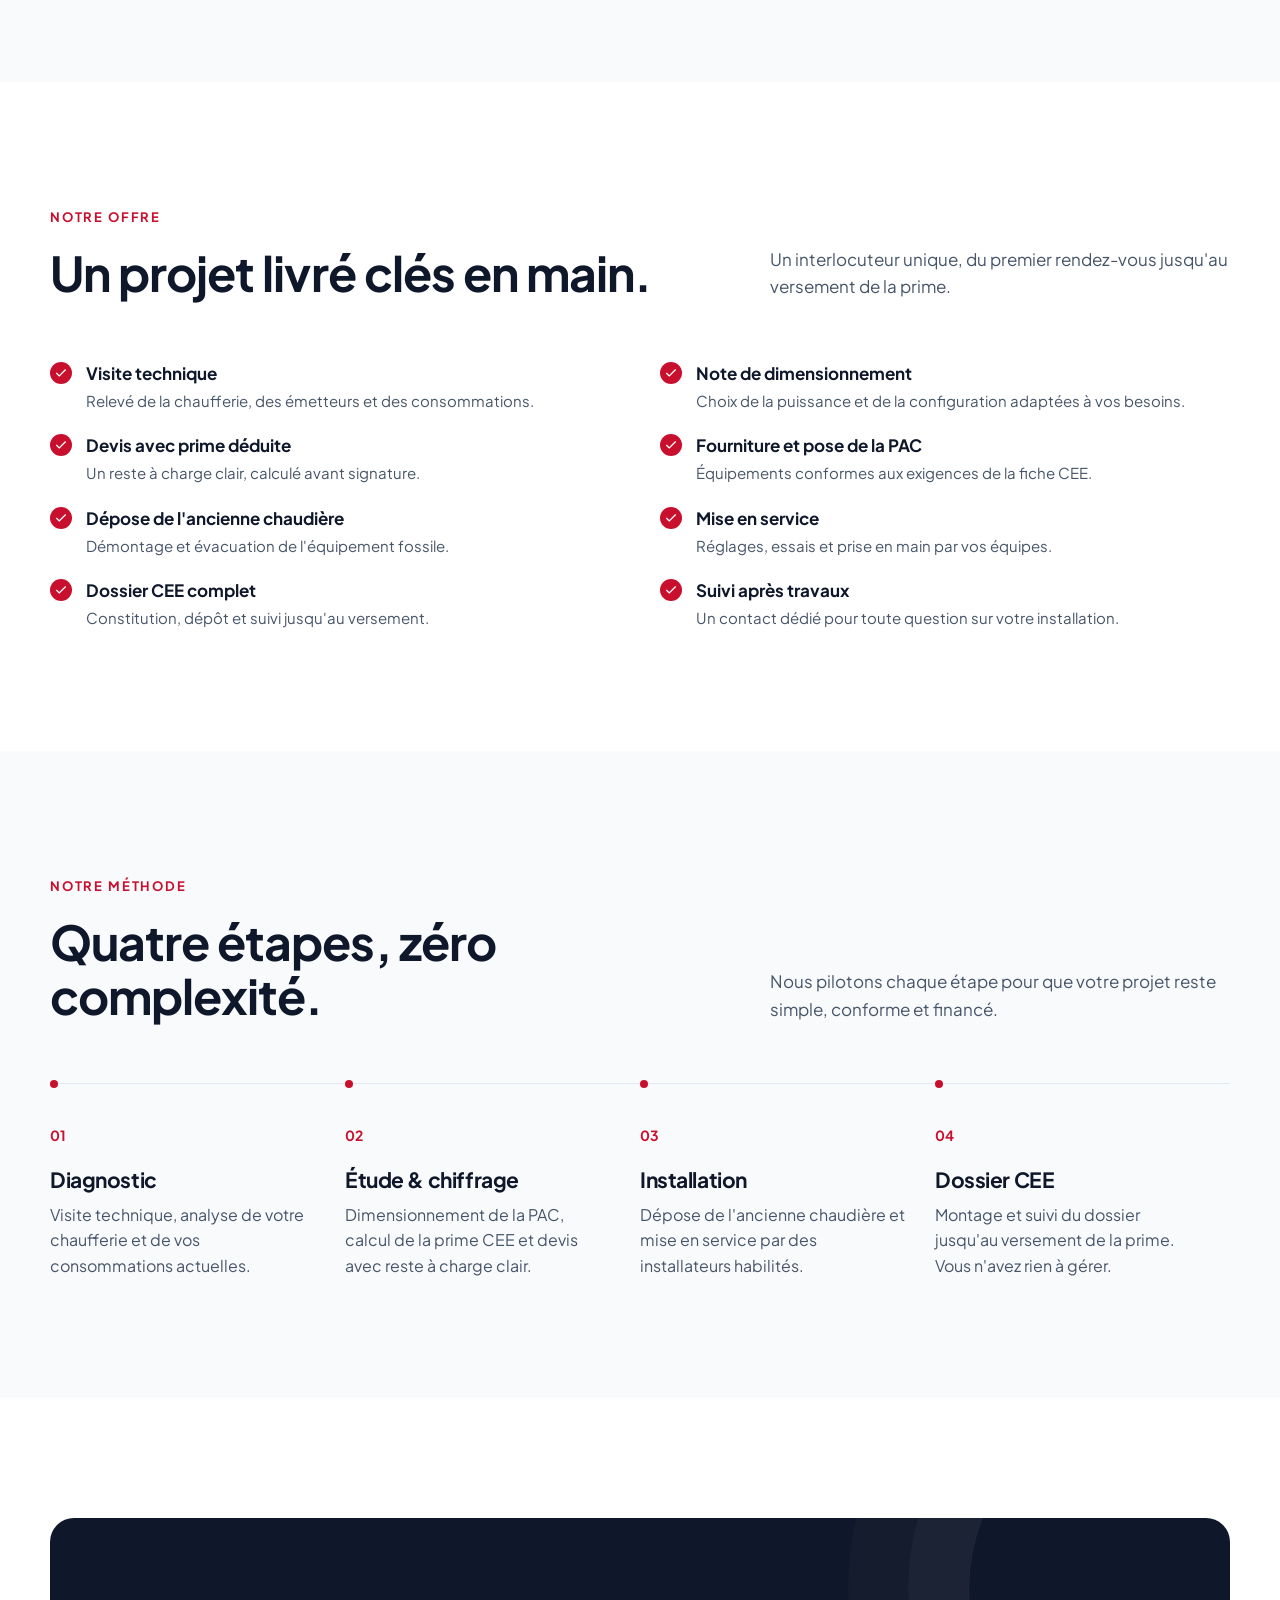
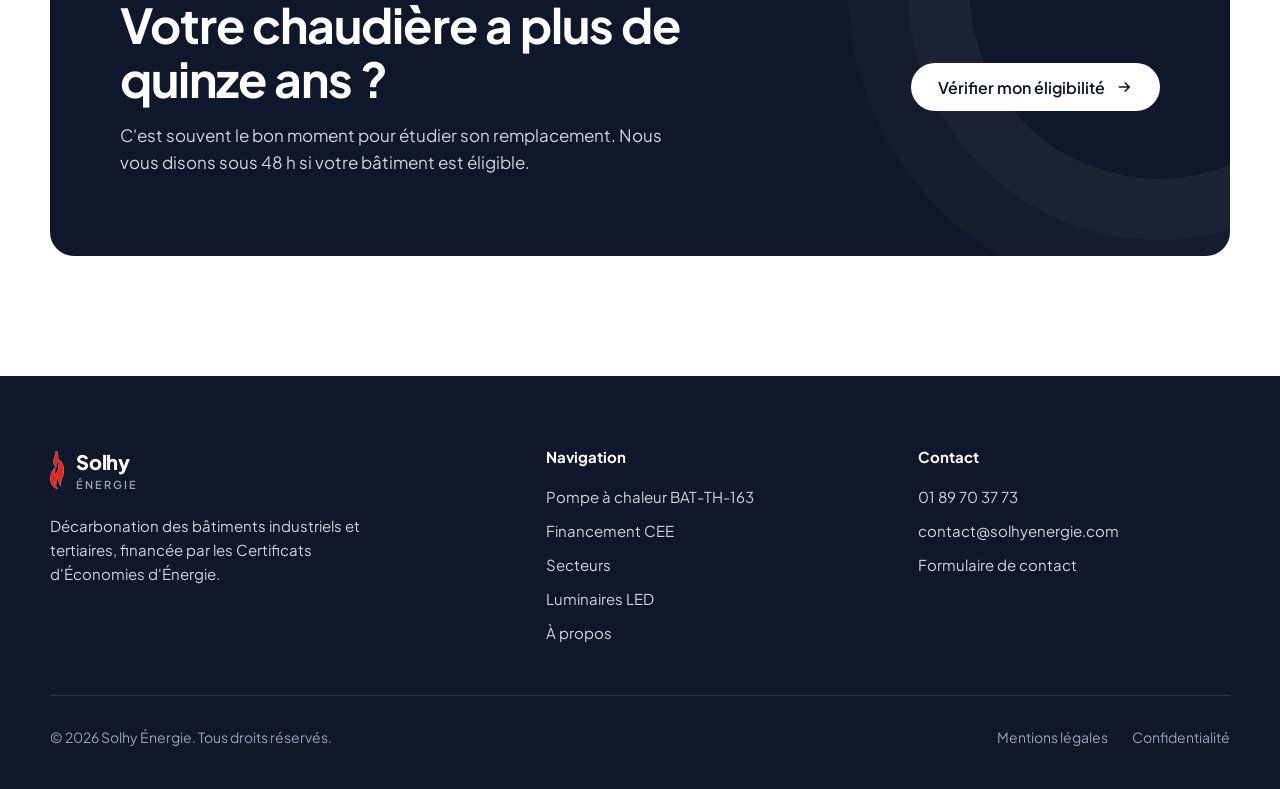
<file: solution-pompe-a-chaleur.html>
<!DOCTYPE html>
<html lang="fr">
<head>
<meta charset="UTF-8">
<meta name="viewport" content="width=device-width, initial-scale=1">
<meta name="robots" content="noindex, nofollow">
<title>Pompe à chaleur air/eau tertiaire (BAT-TH-163) — Solhy Énergie</title>
<meta name="description" content="Remplacement de chaudières gaz et fioul par des pompes à chaleur air/eau dans les bâtiments tertiaires, financé par les CEE (fiche BAT-TH-163). Étude, installation et dossier CEE.">
<link rel="canonical" href="https://www.solhyenergie.com/solution-pompe-a-chaleur.html">
<meta property="og:type" content="website">
<meta property="og:locale" content="fr_FR">
<meta property="og:site_name" content="Solhy Énergie">
<meta property="og:title" content="Pompe à chaleur air/eau tertiaire (BAT-TH-163) — Solhy Énergie">
<meta property="og:description" content="Remplacement de chaudières gaz et fioul par des pompes à chaleur air/eau dans les bâtiments tertiaires, financé par les CEE (fiche BAT-TH-163). Étude, installation et dossier CEE.">
<meta property="og:url" content="https://www.solhyenergie.com/solution-pompe-a-chaleur.html">
<meta property="og:image" content="https://www.solhyenergie.com/assets/og-solhy.jpg">
<meta property="og:image:width" content="1200">
<meta property="og:image:height" content="630">
<meta name="twitter:card" content="summary_large_image">
<script>document.documentElement.classList.add('js')</script>
<meta name="facebook-domain-verification" content="2lmct6w0kwkzdpxnt7ulr8ltv5iluy">
<link rel="icon" href="assets/logo.png">
<link rel="apple-touch-icon" href="assets/apple-touch-icon.png">
<link rel="preconnect" href="https://fonts.googleapis.com">
<link rel="preconnect" href="https://fonts.gstatic.com" crossorigin>
<link href="https://fonts.googleapis.com/css2?family=Plus+Jakarta+Sans:wght@400;500;600;700;800&display=swap" rel="stylesheet">
<link rel="stylesheet" href="assets/style.css">
</head>
<body>

<header id="top">
  <div class="container nav">
    <a href="index.html" class="brand" aria-label="Solhy Énergie — accueil">
      <img src="assets/logo.png" alt="" width="14" height="38">
      <span>Solhy<small>Énergie</small></span>
    </a>
    <button class="burger" aria-label="Ouvrir le menu" aria-expanded="false" aria-controls="menu"><span></span><span></span><span></span></button>
    <ul class="menu" id="menu">
      <li><a href="solution-pompe-a-chaleur.html" aria-current="page">Solution</a></li>
      <li><a href="financement-cee.html">Financement CEE</a></li>
      <li><a href="secteurs.html">Secteurs</a></li>
      <li><a href="luminaires.html">Luminaires</a></li>
      <li><a href="a-propos.html">À propos</a></li>
      <li><a href="contact.html" class="btn btn-primary">Étudier mon projet</a></li>
    </ul>
  </div>
</header>

<main>
  <section class="page-hero">
    <div class="container reveal">
      <nav class="crumb" aria-label="Fil d'Ariane"><a href="index.html">Accueil</a><span aria-hidden="true">/</span><span>Solution</span></nav>
      <span class="eyebrow">Solution · Fiche BAT-TH-163</span>
      <h1>La pompe à chaleur air/eau, <em>pour sortir du gaz et du fioul.</em></h1>
      <p class="lead">Nous remplaçons la chaudière fossile de vos locaux par une pompe à chaleur air/eau raccordée à votre réseau de chauffage existant. L'installation est financée en partie par les Certificats d'Économies d'Énergie.</p>
    </div>
  </section>

  <section>
    <div class="container intro-grid">
      <div class="reveal">
        <span class="eyebrow">Le principe</span>
        <h2>L'air extérieur devient votre source de chaleur.</h2>
      </div>
      <div class="reveal">
        <p>Une pompe à chaleur air/eau prélève les calories présentes dans l'air extérieur, même par temps froid, et les transfère à l'eau de votre circuit de chauffage. Pour chaque kWh d'électricité consommé, elle restitue plusieurs kWh de chaleur.</p>
        <p>Elle se raccorde à vos émetteurs existants (radiateurs, planchers chauffants, centrales de traitement d'air) : pas besoin de refaire tout le réseau. Selon le projet, elle peut aussi produire l'eau chaude sanitaire.</p>
      </div>
    </div>
  </section>

  <section class="alt">
    <div class="container">
      <div class="section-head reveal">
        <div>
          <span class="eyebrow">Fonctionnement</span>
          <h2>Trois temps, un cycle continu.</h2>
        </div>
        <p>Un fluide frigorigène circule en boucle fermée et transporte la chaleur de l'extérieur vers votre bâtiment.</p>
      </div>
      <div class="cards">
        <article class="card reveal">
          <div class="ico"><svg viewBox="0 0 24 24" fill="none" stroke="currentColor" stroke-width="1.8" aria-hidden="true"><path d="M17.7 7.7a2.5 2.5 0 1 1 1.8 4.3H2"/><path d="M9.6 4.6A2 2 0 1 1 11 8H2"/><path d="M12.6 19.4A2 2 0 1 0 14 16H2"/></svg></div>
          <h3>1. Captage</h3>
          <p>L'unité extérieure aspire l'air ambiant. Le fluide frigorigène s'y évapore en absorbant ses calories.</p>
        </article>
        <article class="card reveal">
          <div class="ico"><svg viewBox="0 0 24 24" fill="none" stroke="currentColor" stroke-width="1.8" aria-hidden="true"><circle cx="12" cy="12" r="3"/><path d="M12 2v3M12 19v3M4.9 4.9l2.1 2.1M17 17l2.1 2.1M2 12h3M19 12h3M4.9 19.1 7 17M17 7l2.1-2.1"/></svg></div>
          <h3>2. Compression</h3>
          <p>Le compresseur, seul poste consommateur d'électricité, élève la pression et donc la température du fluide.</p>
        </article>
        <article class="card reveal">
          <div class="ico"><svg viewBox="0 0 24 24" fill="none" stroke="currentColor" stroke-width="1.8" aria-hidden="true"><path d="M8.5 14.5A2.5 2.5 0 0 0 11 12c0-1.38-.5-2-1-3-1.07-2.14-.22-4.05 2-6 .5 2.5 2 4.9 4 6.5 2 1.6 3 3.5 3 5.5a7 7 0 1 1-14 0c0-1.15.43-2.29 1-3a2.5 2.5 0 0 0 2.5 2.5z"/></svg></div>
          <h3>3. Restitution</h3>
          <p>Via un échangeur, la chaleur est cédée à l'eau du circuit de chauffage, puis distribuée dans vos locaux.</p>
        </article>
      </div>
    </div>
  </section>

  <section>
    <div class="container">
      <div class="section-head reveal">
        <div>
          <span class="eyebrow">Bénéfices</span>
          <h2>Ce qui change pour votre bâtiment.</h2>
        </div>
        <p>Une décision d'investissement qui se lit à la fois dans vos comptes et dans votre bilan carbone.</p>
      </div>
      <div class="cards">
        <article class="card reveal">
          <div class="ico"><svg viewBox="0 0 24 24" fill="none" stroke="currentColor" stroke-width="1.8" aria-hidden="true"><path d="M3 3v18h18"/><path d="m7 14 4-4 3 3 6-6"/></svg></div>
          <h3>Des charges maîtrisées</h3>
          <p>Une production de chaleur plus efficace et moins exposée à la volatilité du prix du gaz et du fioul.</p>
        </article>
        <article class="card reveal">
          <div class="ico"><svg viewBox="0 0 24 24" fill="none" stroke="currentColor" stroke-width="1.8" aria-hidden="true"><path d="M11 20A7 7 0 0 1 9.8 6.1C15.5 5 17 4.48 19 2c1 2 2 4.18 2 8 0 5.5-4.78 10-10 10Z"/><path d="M2 21c0-3 1.85-5.36 5.08-6C9.5 14.52 12 13 13 12"/></svg></div>
          <h3>Un bilan carbone allégé</h3>
          <p>La sortie des énergies fossiles réduit fortement les émissions liées au chauffage de vos locaux.</p>
        </article>
        <article class="card reveal">
          <div class="ico"><svg viewBox="0 0 24 24" fill="none" stroke="currentColor" stroke-width="1.8" aria-hidden="true"><circle cx="12" cy="12" r="10"/><circle cx="12" cy="12" r="6"/><circle cx="12" cy="12" r="2"/></svg></div>
          <h3>Des obligations anticipées</h3>
          <p>Un levier concret pour atteindre les objectifs du décret tertiaire sur vos sites de plus de 1 000 m².</p>
          <a class="more" href="secteurs.html#decret-tertiaire">En savoir plus <svg viewBox="0 0 24 24" fill="none" stroke="currentColor" stroke-width="2" aria-hidden="true"><path d="M5 12h14M13 6l6 6-6 6"/></svg></a>
        </article>
      </div>
    </div>
  </section>

  <section class="offer">
    <div class="container offer-grid">
      <div class="reveal">
        <span class="tag">Conditions techniques</span>
        <h2>Ce qu'exige la fiche BAT-TH-163.</h2>
        <p>Pour ouvrir droit à la prime CEE, l'opération doit respecter les critères de la fiche d'opération standardisée. Nous les vérifions dès la visite technique, avant tout engagement de votre part.</p>
        <a href="financement-cee.html" class="btn btn-primary">Comprendre le financement
          <svg viewBox="0 0 24 24" fill="none" stroke="currentColor" stroke-width="2" aria-hidden="true"><path d="M5 12h14M13 6l6 6-6 6"/></svg></a>
      </div>
      <div class="spec reveal" role="list" aria-label="Conditions d'éligibilité">
        <div class="spec-row" role="listitem"><span>Bâtiments</span><strong>Locaux tertiaires existants à usage professionnel</strong></div>
        <div class="spec-row" role="listitem"><span>Usage</span><strong>Chauffage, ou chauffage + eau chaude sanitaire</strong></div>
        <div class="spec-row" role="listitem"><span>PAC ≤ 400 kW</span><strong>Etas ≥ 126 % (basse T°) · ≥ 111 % (moyenne/haute T°)</strong></div>
        <div class="spec-row" role="listitem"><span>PAC &gt; 400 kW</span><strong>COP ≥ 3,4 (EN 14511-2, 35 °C)</strong></div>
        <div class="spec-row" role="listitem"><span>Dimensionnement</span><strong>Note de dimensionnement remise en fin de travaux</strong></div>
        <div class="spec-row" role="listitem"><span>Validité</span><strong>Opérations engagées jusqu'au 31/12/2030</strong></div>
      </div>
    </div>
  </section>

  <section>
    <div class="container">
      <div class="section-head reveal">
        <div>
          <span class="eyebrow">Notre offre</span>
          <h2>Un projet livré clés en main.</h2>
        </div>
        <p>Un interlocuteur unique, du premier rendez-vous jusqu'au versement de la prime.</p>
      </div>
      <ul class="checklist reveal">
        <li><svg viewBox="0 0 24 24" fill="none" stroke="currentColor" stroke-width="2.2" aria-hidden="true"><path d="M20 6 9 17l-5-5"/></svg><div><strong>Visite technique</strong><span>Relevé de la chaufferie, des émetteurs et des consommations.</span></div></li>
        <li><svg viewBox="0 0 24 24" fill="none" stroke="currentColor" stroke-width="2.2" aria-hidden="true"><path d="M20 6 9 17l-5-5"/></svg><div><strong>Note de dimensionnement</strong><span>Choix de la puissance et de la configuration adaptées à vos besoins.</span></div></li>
        <li><svg viewBox="0 0 24 24" fill="none" stroke="currentColor" stroke-width="2.2" aria-hidden="true"><path d="M20 6 9 17l-5-5"/></svg><div><strong>Devis avec prime déduite</strong><span>Un reste à charge clair, calculé avant signature.</span></div></li>
        <li><svg viewBox="0 0 24 24" fill="none" stroke="currentColor" stroke-width="2.2" aria-hidden="true"><path d="M20 6 9 17l-5-5"/></svg><div><strong>Fourniture et pose de la PAC</strong><span>Équipements conformes aux exigences de la fiche CEE.</span></div></li>
        <li><svg viewBox="0 0 24 24" fill="none" stroke="currentColor" stroke-width="2.2" aria-hidden="true"><path d="M20 6 9 17l-5-5"/></svg><div><strong>Dépose de l'ancienne chaudière</strong><span>Démontage et évacuation de l'équipement fossile.</span></div></li>
        <li><svg viewBox="0 0 24 24" fill="none" stroke="currentColor" stroke-width="2.2" aria-hidden="true"><path d="M20 6 9 17l-5-5"/></svg><div><strong>Mise en service</strong><span>Réglages, essais et prise en main par vos équipes.</span></div></li>
        <li><svg viewBox="0 0 24 24" fill="none" stroke="currentColor" stroke-width="2.2" aria-hidden="true"><path d="M20 6 9 17l-5-5"/></svg><div><strong>Dossier CEE complet</strong><span>Constitution, dépôt et suivi jusqu'au versement.</span></div></li>
        <li><svg viewBox="0 0 24 24" fill="none" stroke="currentColor" stroke-width="2.2" aria-hidden="true"><path d="M20 6 9 17l-5-5"/></svg><div><strong>Suivi après travaux</strong><span>Un contact dédié pour toute question sur votre installation.</span></div></li>
      </ul>
    </div>
  </section>

  <section class="alt">
    <div class="container">
      <div class="section-head reveal">
        <div>
          <span class="eyebrow">Notre méthode</span>
          <h2>Quatre étapes, zéro complexité.</h2>
        </div>
        <p>Nous pilotons chaque étape pour que votre projet reste simple, conforme et financé.</p>
      </div>
      <div class="steps">
        <div class="step reveal"><h3>Diagnostic</h3><p>Visite technique, analyse de votre chaufferie et de vos consommations actuelles.</p></div>
        <div class="step reveal"><h3>Étude &amp; chiffrage</h3><p>Dimensionnement de la PAC, calcul de la prime CEE et devis avec reste à charge clair.</p></div>
        <div class="step reveal"><h3>Installation</h3><p>Dépose de l'ancienne chaudière et mise en service par des installateurs habilités.</p></div>
        <div class="step reveal"><h3>Dossier CEE</h3><p>Montage et suivi du dossier jusqu'au versement de la prime. Vous n'avez rien à gérer.</p></div>
      </div>
    </div>
  </section>

  <section class="band" aria-label="Contact">
    <div class="container">
      <div class="band-inner reveal">
        <div>
          <h2>Votre chaudière a plus de quinze ans ?</h2>
          <p>C'est souvent le bon moment pour étudier son remplacement. Nous vous disons sous 48 h si votre bâtiment est éligible.</p>
        </div>
        <a href="contact.html" class="btn btn-light">Vérifier mon éligibilité
          <svg viewBox="0 0 24 24" fill="none" stroke="currentColor" stroke-width="2" aria-hidden="true"><path d="M5 12h14M13 6l6 6-6 6"/></svg></a>
      </div>
    </div>
  </section>

</main>

<footer>
  <div class="container">
    <div class="foot-grid">
      <div>
        <a href="index.html" class="brand"><img src="assets/logo.png" alt="" width="14" height="38"><span>Solhy<small>Énergie</small></span></a>
        <p style="margin-top:20px;max-width:340px">Décarbonation des bâtiments industriels et tertiaires, financée par les Certificats d'Économies d'Énergie.</p>
      </div>
      <div>
        <h2 class="foot-h">Navigation</h2>
        <ul><li><a href="solution-pompe-a-chaleur.html">Pompe à chaleur BAT-TH-163</a></li><li><a href="financement-cee.html">Financement CEE</a></li><li><a href="secteurs.html">Secteurs</a></li><li><a href="luminaires.html">Luminaires LED</a></li><li><a href="a-propos.html">À propos</a></li></ul>
      </div>
      <div>
        <h2 class="foot-h">Contact</h2>
        <ul><li><a href="tel:+33189703773">01 89 70 37 73</a></li><li><a href="mailto:contact@solhyenergie.com">contact@solhyenergie.com</a></li><li><a href="contact.html">Formulaire de contact</a></li></ul>
      </div>
    </div>
    <div class="foot-bottom">
      <span>© <span id="year">2026</span> Solhy Énergie. Tous droits réservés.</span>
      <nav><a href="mentions-legales.html">Mentions légales</a><a href="mentions-legales.html#confidentialite">Confidentialité</a></nav>
    </div>
  </div>
</footer>

<script src="assets/main.js"></script>
</body>
</html>
</file>
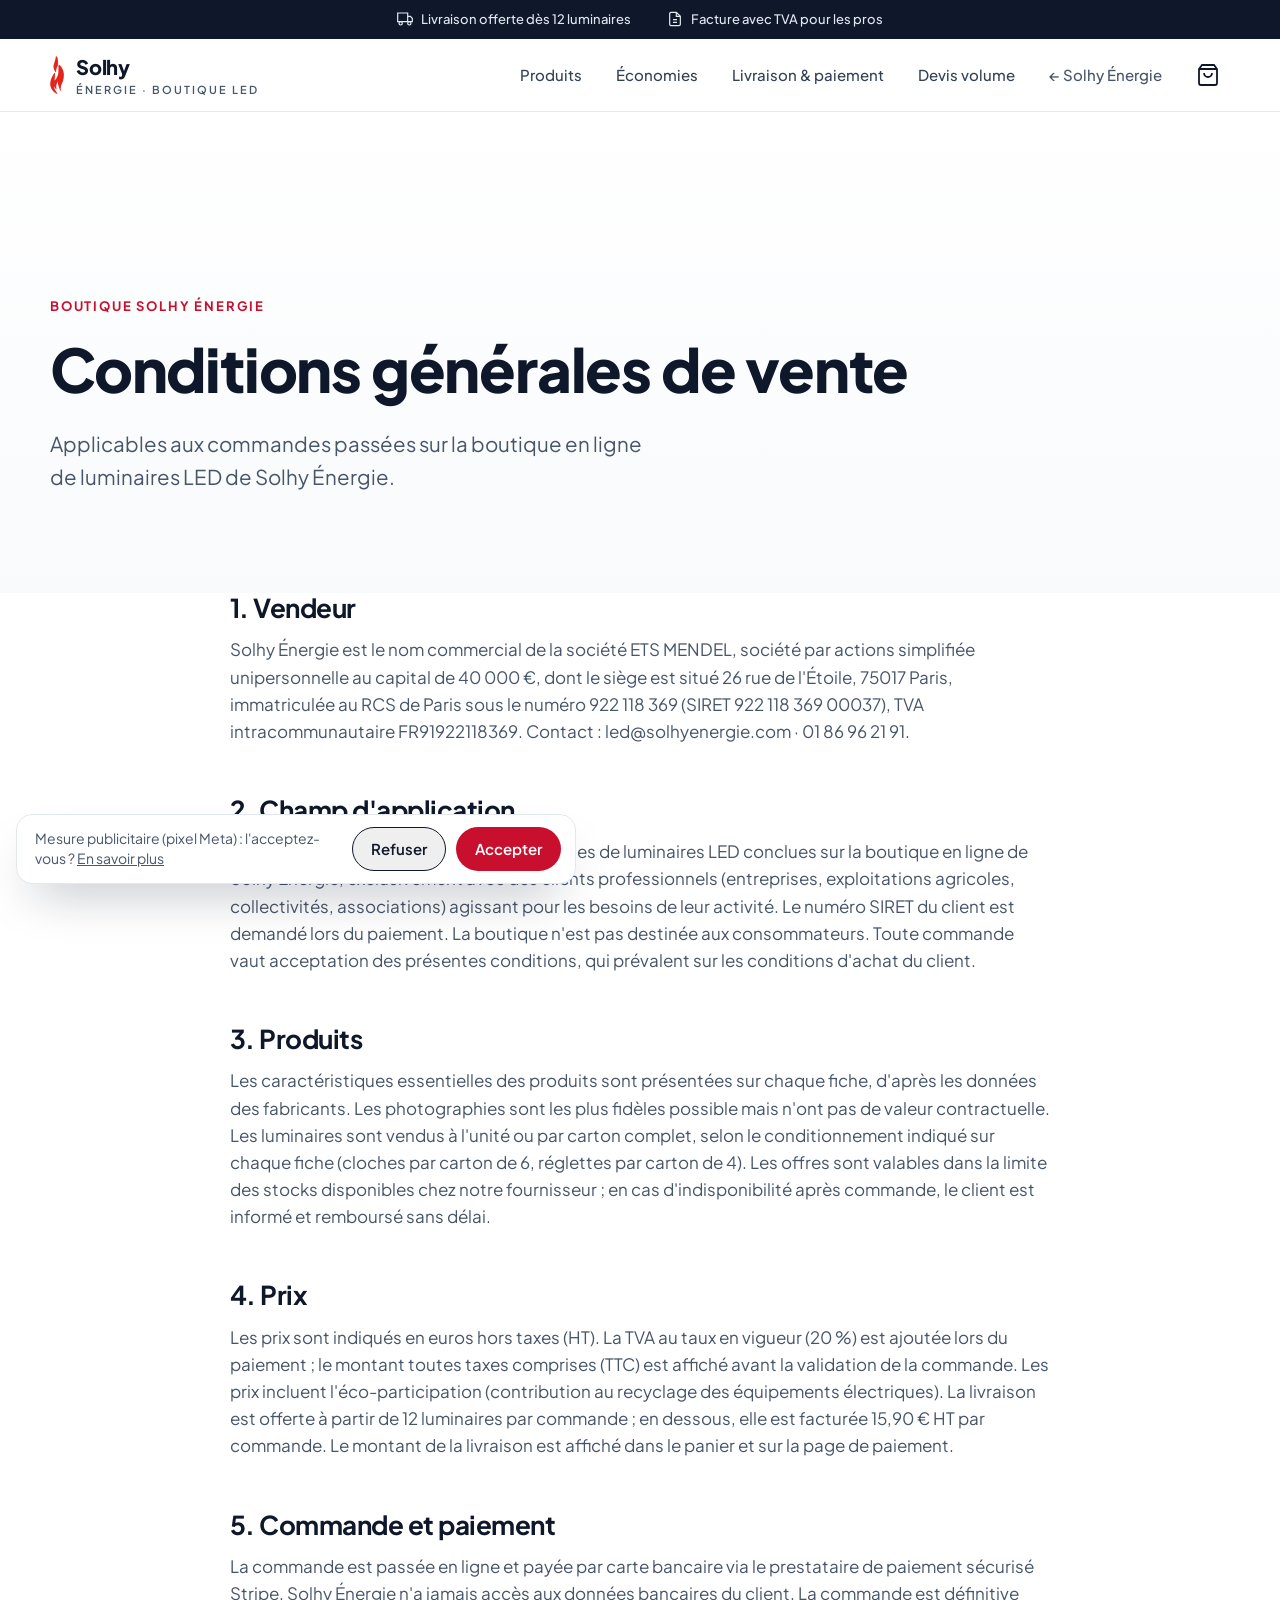
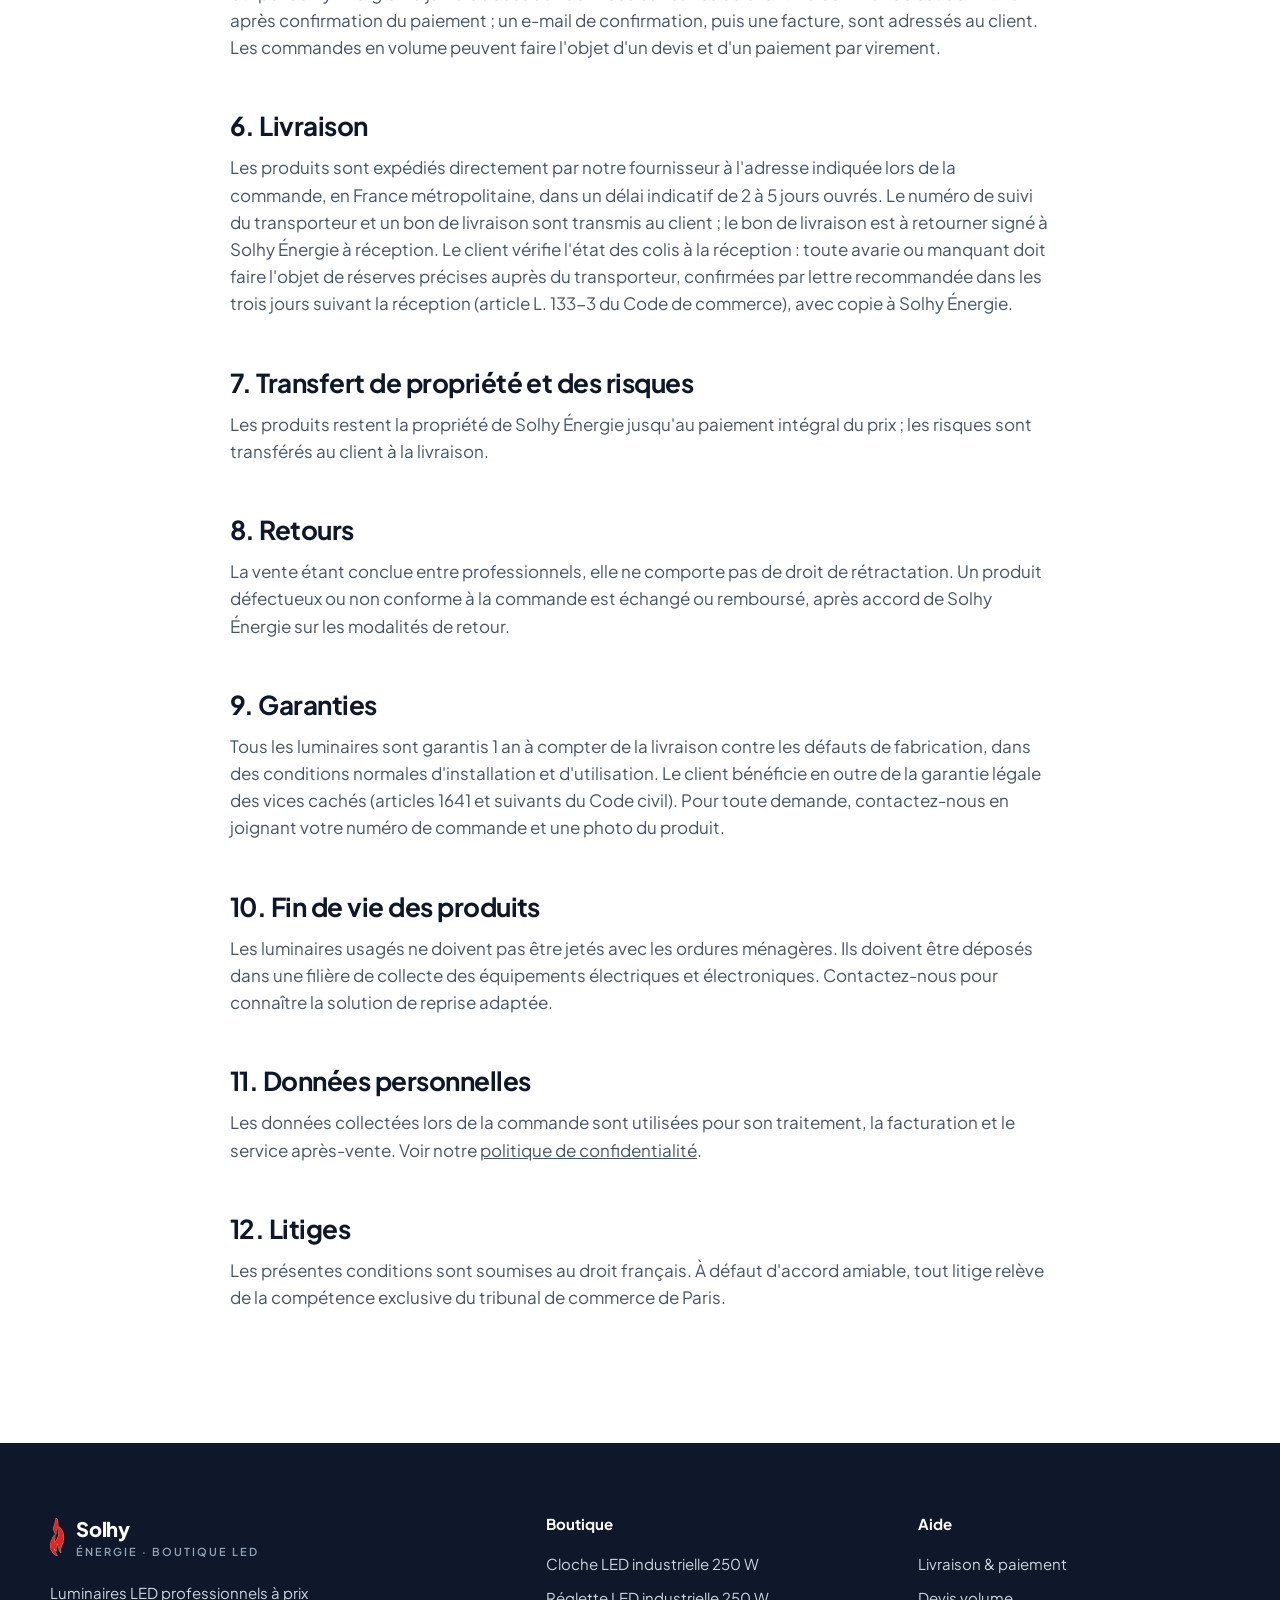
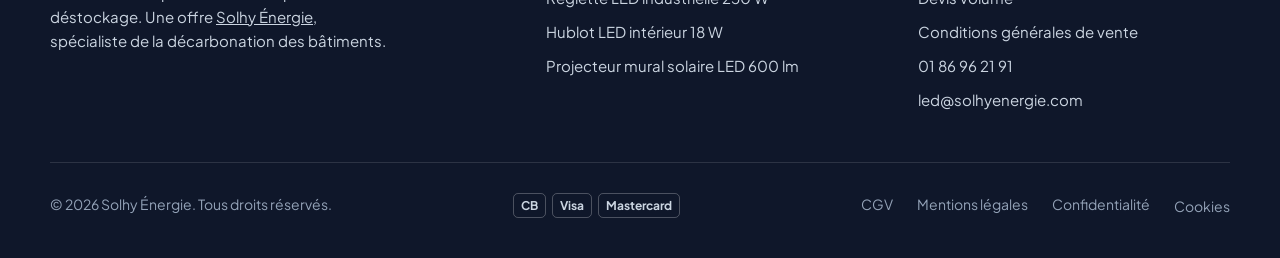
<file: boutique/cgv.html>
<!DOCTYPE html>
<html lang="fr">
<head>
<meta charset="UTF-8">
<meta name="viewport" content="width=device-width, initial-scale=1">
<meta name="robots" content="noindex, nofollow">
<title>Conditions générales de vente — Solhy Énergie</title>
<meta name="description" content="Conditions générales de vente de la boutique de luminaires LED Solhy Énergie.">
<link rel="canonical" href="https://www.solhyenergie.com/boutique/cgv.html">
<meta property="og:type" content="website">
<meta property="og:title" content="Conditions générales de vente — Solhy Énergie">
<meta property="og:description" content="Conditions générales de vente de la boutique de luminaires LED Solhy Énergie.">
<meta property="og:image" content="https://www.solhyenergie.com/boutique/img/og-boutique.jpg">
<script>document.documentElement.classList.add('js')</script>
<meta name="facebook-domain-verification" content="2lmct6w0kwkzdpxnt7ulr8ltv5iluy">
<link rel="icon" href="../assets/logo.png">
<link rel="apple-touch-icon" href="../assets/apple-touch-icon.png">
<link rel="preconnect" href="https://fonts.googleapis.com">
<link rel="preconnect" href="https://fonts.gstatic.com" crossorigin>
<link href="https://fonts.googleapis.com/css2?family=Plus+Jakarta+Sans:wght@400;500;600;700;800&display=swap" rel="stylesheet">
<link rel="stylesheet" href="../assets/style.css">
<link rel="stylesheet" href="boutique.css">
</head>
<body class="shop">
<a class="skip" href="#contenu">Aller au contenu</a>

<div class="announce" role="region" aria-label="Livraison et paiement">
  <div class="container announce-inner">
    <span><svg viewBox="0 0 24 24" fill="none" stroke="currentColor" stroke-width="1.8" aria-hidden="true"><path d="M1 3h15v13H1zM16 8h4l3 3v5h-7z"/><circle cx="5.5" cy="18.5" r="2.5"/><circle cx="18.5" cy="18.5" r="2.5"/></svg>Livraison offerte dès 12 luminaires</span>
    <span data-paiement><svg viewBox="0 0 24 24" fill="none" stroke="currentColor" stroke-width="1.8" aria-hidden="true"><rect x="3" y="11" width="18" height="11" rx="2"/><path d="M7 11V7a5 5 0 0 1 10 0v4"/></svg>Paiement 100 % sécurisé</span>
    <span><svg viewBox="0 0 24 24" fill="none" stroke="currentColor" stroke-width="1.8" aria-hidden="true"><path d="M14 2H6a2 2 0 0 0-2 2v16a2 2 0 0 0 2 2h12a2 2 0 0 0 2-2V8z"/><path d="M14 2v6h6M9 13h6M9 17h6"/></svg>Facture avec TVA pour les pros</span>
  </div>
</div>

<header id="top">
  <div class="container nav">
    <a href="index.html" class="brand" aria-label="Solhy Énergie — boutique LED">
      <img src="../assets/logo.png" alt="" width="14" height="38">
      <span>Solhy<small>Énergie · Boutique LED</small></span>
    </a>
    <ul class="menu" id="menu">
      <li><a href="index.html#produits">Produits</a></li>
      <li><a href="index.html#economies">Économies</a></li>
      <li><a href="index.html#faq">Livraison &amp; paiement</a></li>
      <li><a href="index.html#devis">Devis volume</a></li>
      <li><a href="../index.html" class="menu-back">← Solhy Énergie</a></li>
    </ul>
    <div class="nav-actions">
      <button class="cart-btn" type="button" aria-label="Ouvrir le panier" aria-controls="cart" aria-expanded="false"><svg viewBox="0 0 24 24" fill="none" stroke="currentColor" stroke-width="1.8" aria-hidden="true"><path d="M6 2 3 6v14a2 2 0 0 0 2 2h14a2 2 0 0 0 2-2V6l-3-4z"/><path d="M3 6h18M16 10a4 4 0 0 1-8 0"/></svg><span class="cart-count" hidden>0</span></button>
      <button class="burger" aria-label="Ouvrir le menu" aria-expanded="false" aria-controls="menu"><span></span><span></span><span></span></button>
    </div>
  </div>
</header>

<main id="contenu">
  <section class="page-hero">
    <div class="container reveal">
      <span class="eyebrow">Boutique Solhy Énergie</span>
      <h1>Conditions générales de vente</h1>
      <p class="lead">Applicables aux commandes passées sur la boutique en ligne de luminaires LED de Solhy Énergie.</p>
    </div>
  </section>

  <section style="padding-top:0">
    <div class="container prose">
      <!-- TODO juriste : faire relire ces CGV avant la mise en ligne. -->

      <h2>1. Vendeur</h2>
      <p>Solhy Énergie est le nom commercial de la société ETS MENDEL, société par actions simplifiée unipersonnelle au capital de 40 000 €, dont le siège est situé 26 rue de l'Étoile, 75017 Paris, immatriculée au RCS de Paris sous le numéro 922 118 369 (SIRET 922 118 369 00037), TVA intracommunautaire FR91922118369. Contact : led@solhyenergie.com · 01 86 96 21 91.</p>

      <h2>2. Champ d'application</h2>
      <p>Les présentes conditions régissent les ventes de luminaires LED conclues sur la boutique en ligne de Solhy Énergie, exclusivement avec des clients professionnels (entreprises, exploitations agricoles, collectivités, associations) agissant pour les besoins de leur activité. Le numéro SIRET du client est demandé lors du paiement. La boutique n'est pas destinée aux consommateurs. Toute commande vaut acceptation des présentes conditions, qui prévalent sur les conditions d'achat du client.</p>

      <h2>3. Produits</h2>
      <p>Les caractéristiques essentielles des produits sont présentées sur chaque fiche, d'après les données des fabricants. Les photographies sont les plus fidèles possible mais n'ont pas de valeur contractuelle. Les luminaires sont vendus à l'unité ou par carton complet, selon le conditionnement indiqué sur chaque fiche (cloches par carton de 6, réglettes par carton de 4). Les offres sont valables dans la limite des stocks disponibles chez notre fournisseur ; en cas d'indisponibilité après commande, le client est informé et remboursé sans délai.</p>

      <h2>4. Prix</h2>
      <p>Les prix sont indiqués en euros hors taxes (HT). La TVA au taux en vigueur (20 %) est ajoutée lors du paiement ; le montant toutes taxes comprises (TTC) est affiché avant la validation de la commande. Les prix incluent l'éco-participation (contribution au recyclage des équipements électriques). La livraison est offerte à partir de 12 luminaires par commande ; en dessous, elle est facturée 15,90 € HT par commande. Le montant de la livraison est affiché dans le panier et sur la page de paiement.</p>

      <h2>5. Commande et paiement</h2>
      <p>La commande est passée en ligne et payée par carte bancaire via le prestataire de paiement sécurisé Stripe. Solhy Énergie n'a jamais accès aux données bancaires du client. La commande est définitive après confirmation du paiement ; un e-mail de confirmation, puis une facture, sont adressés au client. Les commandes en volume peuvent faire l'objet d'un devis et d'un paiement par virement.</p>

      <h2>6. Livraison</h2>
      <p>Les produits sont expédiés directement par notre fournisseur à l'adresse indiquée lors de la commande, en France métropolitaine, dans un délai indicatif de 2 à 5 jours ouvrés. Le numéro de suivi du transporteur et un bon de livraison sont transmis au client ; le bon de livraison est à retourner signé à Solhy Énergie à réception. Le client vérifie l'état des colis à la réception : toute avarie ou manquant doit faire l'objet de réserves précises auprès du transporteur, confirmées par lettre recommandée dans les trois jours suivant la réception (article L. 133-3 du Code de commerce), avec copie à Solhy Énergie.</p>

      <h2>7. Transfert de propriété et des risques</h2>
      <p>Les produits restent la propriété de Solhy Énergie jusqu'au paiement intégral du prix ; les risques sont transférés au client à la livraison.</p>

      <h2>8. Retours</h2>
      <p>La vente étant conclue entre professionnels, elle ne comporte pas de droit de rétractation. Un produit défectueux ou non conforme à la commande est échangé ou remboursé, après accord de Solhy Énergie sur les modalités de retour.</p>

      <h2>9. Garanties</h2>
      <p>Tous les luminaires sont garantis 1 an à compter de la livraison contre les défauts de fabrication, dans des conditions normales d'installation et d'utilisation. Le client bénéficie en outre de la garantie légale des vices cachés (articles 1641 et suivants du Code civil). Pour toute demande, contactez-nous en joignant votre numéro de commande et une photo du produit.</p>

      <h2>10. Fin de vie des produits</h2>
      <p>Les luminaires usagés ne doivent pas être jetés avec les ordures ménagères. Ils doivent être déposés dans une filière de collecte des équipements électriques et électroniques. Contactez-nous pour connaître la solution de reprise adaptée.</p>

      <h2>11. Données personnelles</h2>
      <p>Les données collectées lors de la commande sont utilisées pour son traitement, la facturation et le service après-vente. Voir notre <a href="../mentions-legales.html#confidentialite" style="text-decoration:underline">politique de confidentialité</a>.</p>

      <h2>12. Litiges</h2>
      <p>Les présentes conditions sont soumises au droit français. À défaut d'accord amiable, tout litige relève de la compétence exclusive du tribunal de commerce de Paris.</p>
    </div>
  </section>
</main>

<div class="cart-overlay" hidden></div>
<aside id="cart" class="cart is-empty" aria-label="Panier" aria-hidden="true">
  <div class="cart-head">
    <h2>Votre panier</h2>
    <button class="cart-close" type="button" aria-label="Fermer le panier">&times;</button>
  </div>
  <ul class="cart-items" aria-live="polite"></ul>
  <div class="cart-empty">
    <p>Votre panier est vide.</p>
    <a href="index.html#produits" class="btn btn-ghost btn-sm" data-close>Voir les produits</a>
  </div>
  <div class="cart-foot">
    <div class="ship" data-ship aria-live="polite"></div>
    <dl class="cart-totals">
      <div><dt>Sous-total HT</dt><dd data-ht></dd></div>
      <div><dt>Livraison</dt><dd data-livraison></dd></div>
      <div><dt>TVA 20 %</dt><dd data-tva></dd></div>
      <div class="total"><dt>Total TTC</dt><dd data-ttc></dd></div>
    </dl>
    <button class="btn btn-primary btn-block" type="button" data-checkout>Passer commande <svg viewBox="0 0 24 24" fill="none" stroke="currentColor" stroke-width="2" aria-hidden="true"><path d="M5 12h14M13 6l6 6-6 6"/></svg></button>
    <p class="cart-msg" role="alert" hidden>Le paiement en ligne est momentanément indisponible. <a href="index.html#devis" data-devis>Envoyez-nous votre panier</a> : nous vous adressons un devis sous 48 h ouvrées.</p>
    <p class="pay" data-paiement><span>CB</span><span>Visa</span><span>Mastercard</span> Paiement sécurisé par Stripe</p>
  </div>
</aside>

<div class="consent" id="consent" role="region" aria-label="Cookies" hidden>
  <p>Mesure publicitaire (pixel Meta) : l'acceptez-vous ? <a href="../mentions-legales.html#cookies">En savoir plus</a></p>
  <div><button class="btn btn-ghost btn-sm" type="button" data-consent="non">Refuser</button><button class="btn btn-primary btn-sm" type="button" data-consent="oui">Accepter</button></div>
</div>

<footer>
  <div class="container">
    <div class="foot-grid">
      <div>
        <a href="index.html" class="brand"><img src="../assets/logo.png" alt="" width="14" height="38"><span>Solhy<small>Énergie · Boutique LED</small></span></a>
        <p style="margin-top:20px;max-width:340px">Luminaires LED professionnels à prix déstockage. Une offre <a href="../index.html" style="text-decoration:underline">Solhy Énergie</a>, spécialiste de la décarbonation des bâtiments.</p>
      </div>
      <div>
        <h2 class="foot-h">Boutique</h2>
        <ul><li><a href="cloche-led-250w.html">Cloche LED industrielle 250 W</a></li><li><a href="reglette-led-250w.html">Réglette LED industrielle 250 W</a></li><li><a href="hublot-led-18w.html">Hublot LED intérieur 18 W</a></li><li><a href="projecteur-solaire-50w.html">Projecteur mural solaire LED 600 lm</a></li></ul>
      </div>
      <div>
        <h2 class="foot-h">Aide</h2>
        <ul><li><a href="index.html#faq">Livraison &amp; paiement</a></li><li><a href="index.html#devis">Devis volume</a></li><li><a href="cgv.html">Conditions générales de vente</a></li><li><a href="tel:+33186962191">01 86 96 21 91</a></li><li><a href="mailto:led@solhyenergie.com">led@solhyenergie.com</a></li></ul>
      </div>
    </div>
    <div class="foot-bottom">
      <span>© <span id="year">2026</span> Solhy Énergie. Tous droits réservés.</span>
      <p class="pay pay-dark"><span>CB</span><span>Visa</span><span>Mastercard</span></p>
      <nav><a href="cgv.html">CGV</a><a href="../mentions-legales.html">Mentions légales</a><a href="../mentions-legales.html#confidentialite">Confidentialité</a><button type="button" class="linklike" data-cookies>Cookies</button></nav>
    </div>
  </div>
</footer>

<script src="../assets/main.js"></script>
<script src="catalogue.js"></script>
<script src="boutique.js"></script>
</body>
</html>
</file>
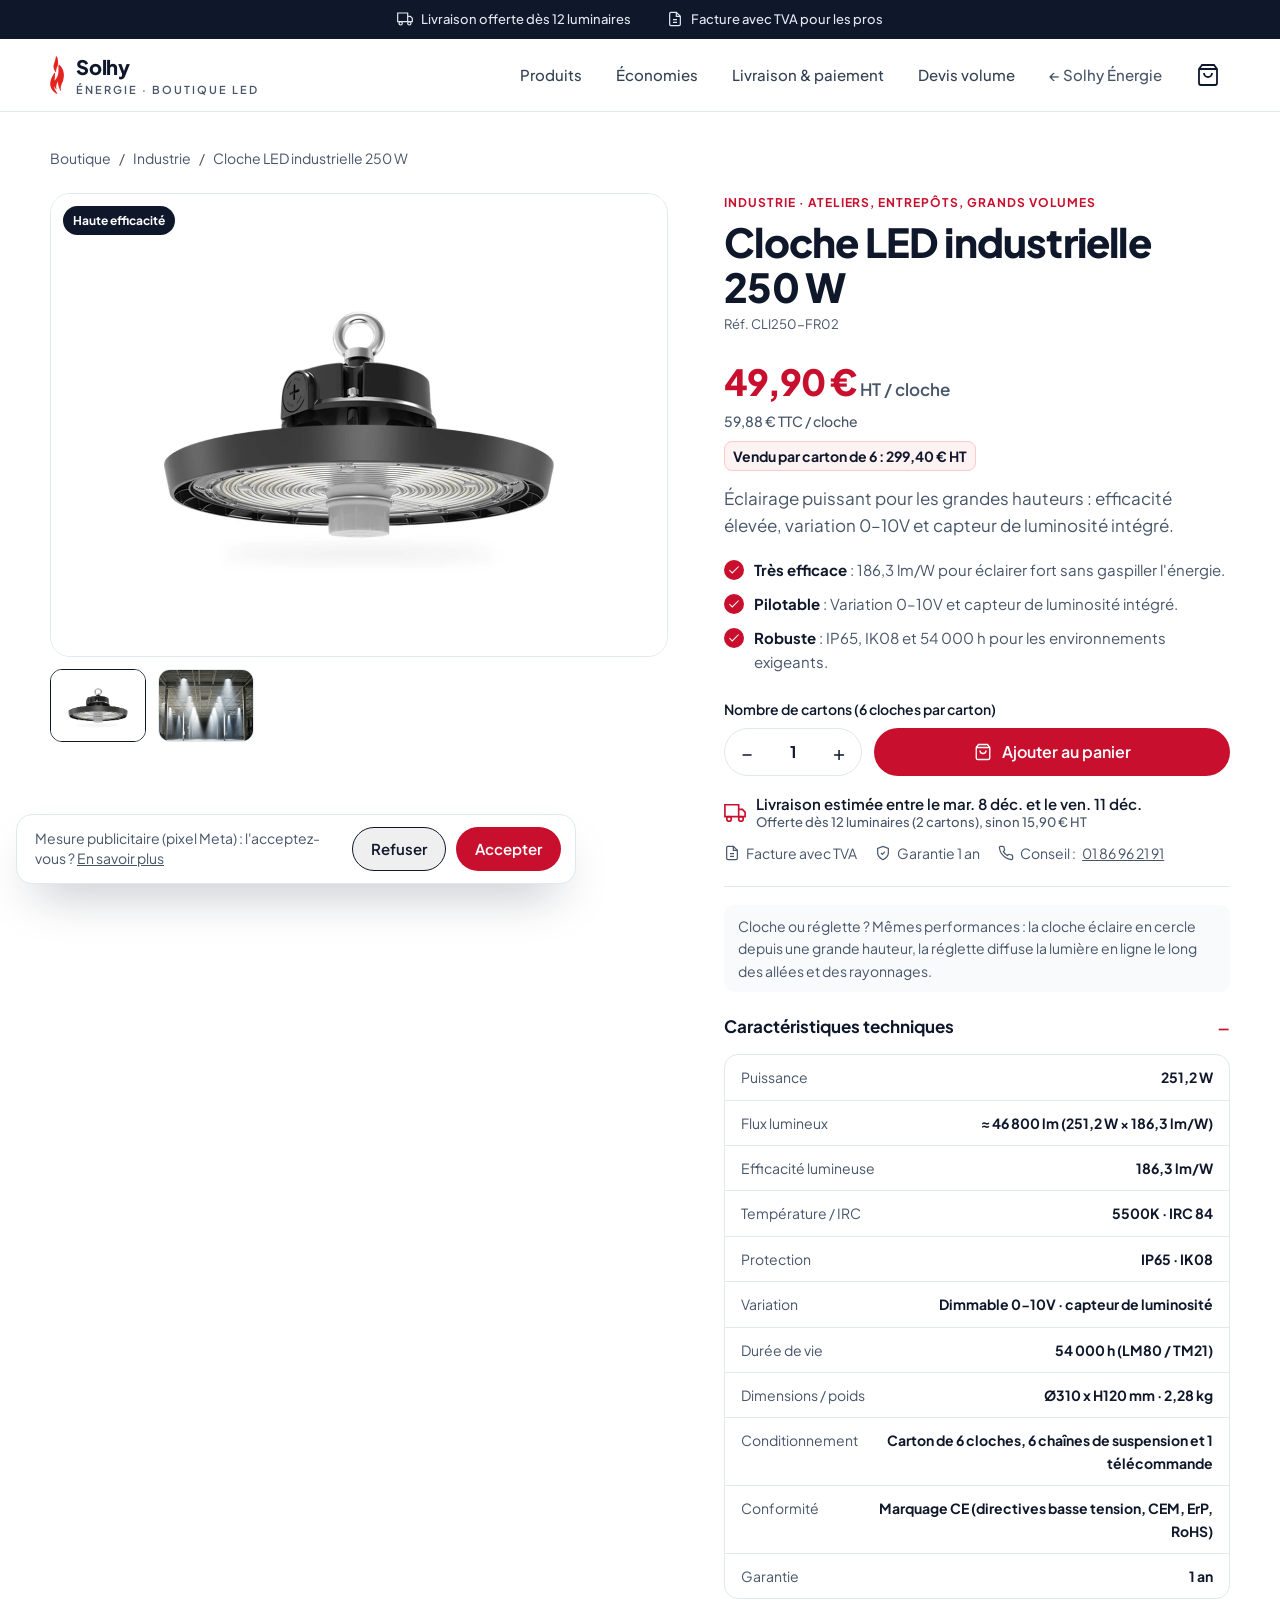
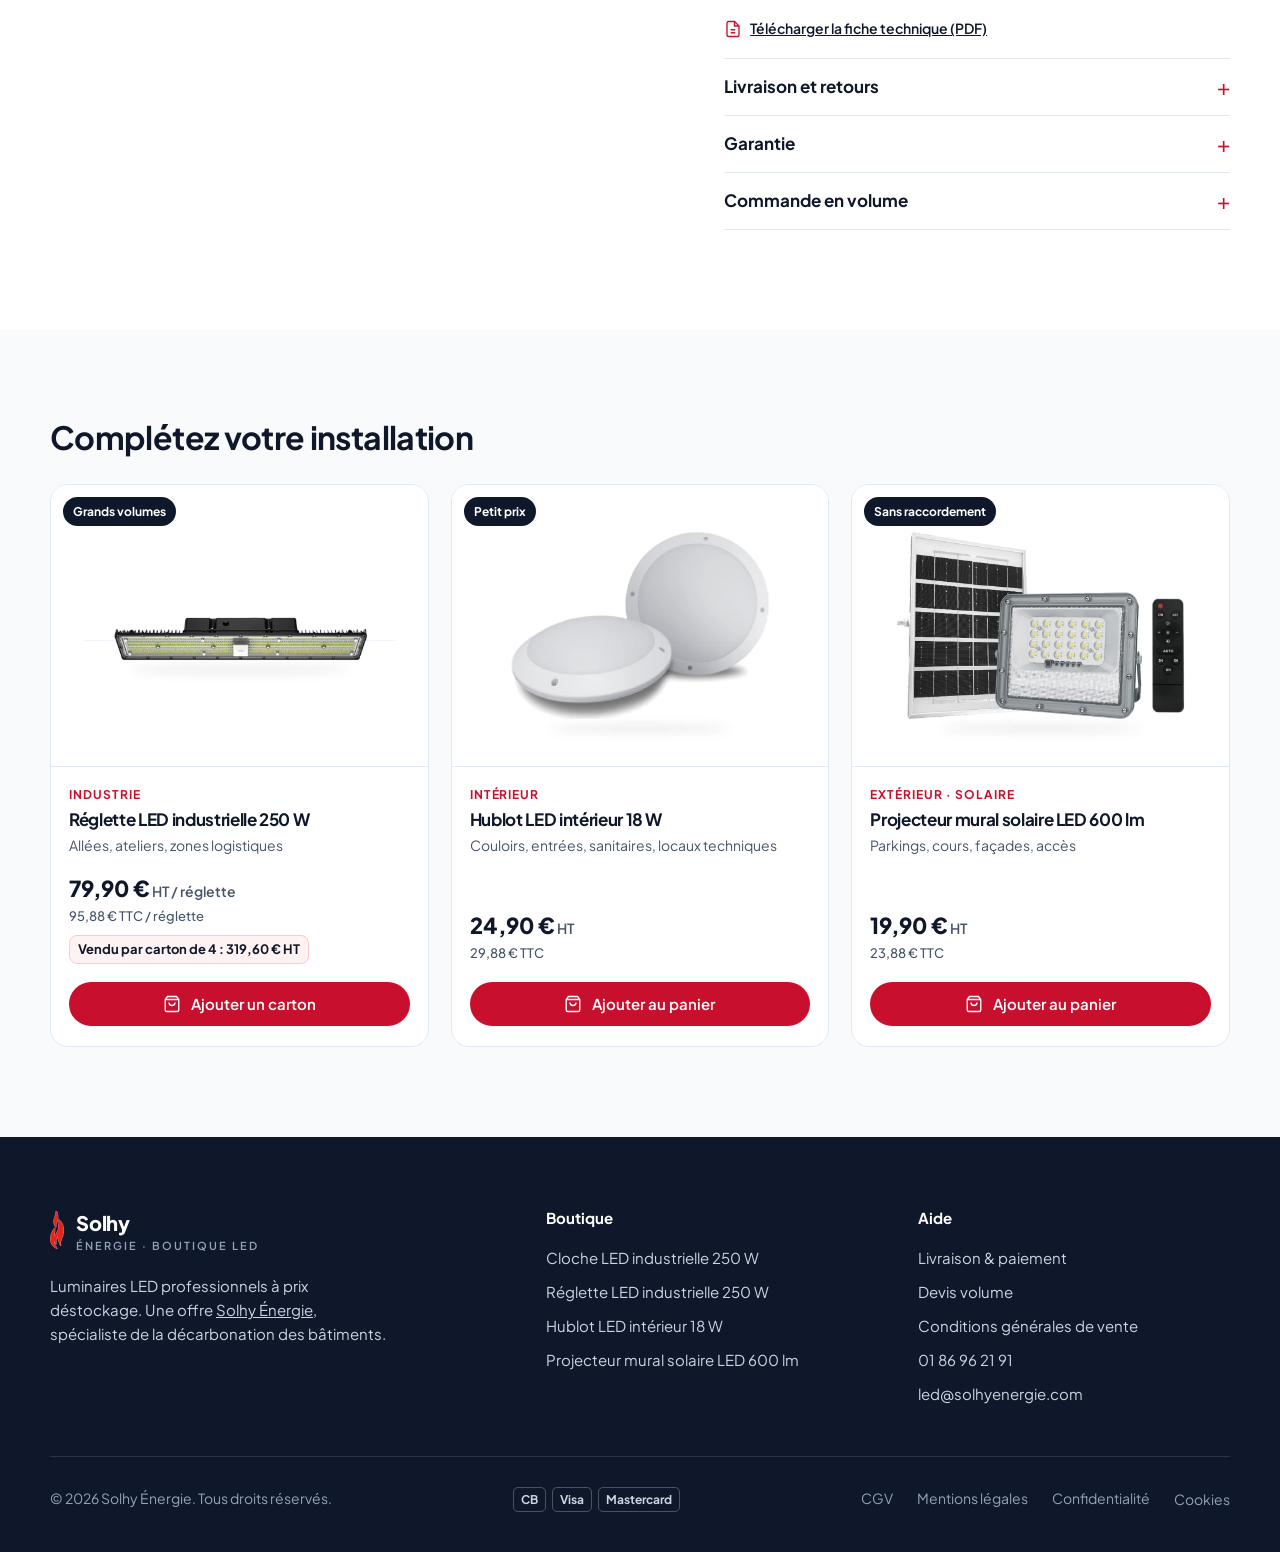
<file: boutique/cloche-led-250w.html>
<!DOCTYPE html>
<html lang="fr">
<head>
<meta charset="UTF-8">
<meta name="viewport" content="width=device-width, initial-scale=1">
<meta name="robots" content="noindex, nofollow">
<title>Cloche LED industrielle 250 W — 49,90 € HT — Solhy Énergie</title>
<meta name="description" content="Cloche LED industrielle 250 W (réf. CLI250-FR02). Éclairage puissant pour les grandes hauteurs : efficacité élevée, variation 0–10V et capteur de luminosité intégré. 49,90 € HT, livraison directe en 2 à 5 jours ouvrés.">
<link rel="canonical" href="https://www.solhyenergie.com/boutique/cloche-led-250w.html">
<meta property="og:type" content="website">
<meta property="og:title" content="Cloche LED industrielle 250 W — 49,90 € HT — Solhy Énergie">
<meta property="og:description" content="Cloche LED industrielle 250 W (réf. CLI250-FR02). Éclairage puissant pour les grandes hauteurs : efficacité élevée, variation 0–10V et capteur de luminosité intégré. 49,90 € HT, livraison directe en 2 à 5 jours ouvrés.">
<meta property="og:image" content="https://www.solhyenergie.com/boutique/img/og-cloche-led-250w.jpg">
<script>document.documentElement.classList.add('js')</script>
<script type="application/ld+json">{"@context": "https://schema.org", "@type": "Product", "name": "Cloche LED industrielle 250 W", "sku": "CLI250-FR02", "description": "Éclairage puissant pour les grandes hauteurs : efficacité élevée, variation 0–10V et capteur de luminosité intégré.", "image": ["https://www.solhyenergie.com/boutique/img/cloche-led-250w.webp", "https://www.solhyenergie.com/boutique/img/ambiance-cloches.webp"], "offers": {"@type": "Offer", "url": "https://www.solhyenergie.com/boutique/cloche-led-250w.html", "priceCurrency": "EUR", "price": "299.40", "eligibleQuantity": {"@type": "QuantitativeValue", "value": 6}, "priceSpecification": {"@type": "UnitPriceSpecification", "price": "299.40", "priceCurrency": "EUR", "valueAddedTaxIncluded": false}, "seller": {"@type": "Organization", "name": "Solhy Énergie"}}}</script>
<meta name="facebook-domain-verification" content="2lmct6w0kwkzdpxnt7ulr8ltv5iluy">
<link rel="icon" href="../assets/logo.png">
<link rel="apple-touch-icon" href="../assets/apple-touch-icon.png">
<link rel="preconnect" href="https://fonts.googleapis.com">
<link rel="preconnect" href="https://fonts.gstatic.com" crossorigin>
<link href="https://fonts.googleapis.com/css2?family=Plus+Jakarta+Sans:wght@400;500;600;700;800&display=swap" rel="stylesheet">
<link rel="stylesheet" href="../assets/style.css">
<link rel="stylesheet" href="boutique.css">
</head>
<body class="shop">
<a class="skip" href="#contenu">Aller au contenu</a>

<div class="announce" role="region" aria-label="Livraison et paiement">
  <div class="container announce-inner">
    <span><svg viewBox="0 0 24 24" fill="none" stroke="currentColor" stroke-width="1.8" aria-hidden="true"><path d="M1 3h15v13H1zM16 8h4l3 3v5h-7z"/><circle cx="5.5" cy="18.5" r="2.5"/><circle cx="18.5" cy="18.5" r="2.5"/></svg>Livraison offerte dès 12 luminaires</span>
    <span data-paiement><svg viewBox="0 0 24 24" fill="none" stroke="currentColor" stroke-width="1.8" aria-hidden="true"><rect x="3" y="11" width="18" height="11" rx="2"/><path d="M7 11V7a5 5 0 0 1 10 0v4"/></svg>Paiement 100 % sécurisé</span>
    <span><svg viewBox="0 0 24 24" fill="none" stroke="currentColor" stroke-width="1.8" aria-hidden="true"><path d="M14 2H6a2 2 0 0 0-2 2v16a2 2 0 0 0 2 2h12a2 2 0 0 0 2-2V8z"/><path d="M14 2v6h6M9 13h6M9 17h6"/></svg>Facture avec TVA pour les pros</span>
  </div>
</div>

<header id="top">
  <div class="container nav">
    <a href="index.html" class="brand" aria-label="Solhy Énergie — boutique LED">
      <img src="../assets/logo.png" alt="" width="14" height="38">
      <span>Solhy<small>Énergie · Boutique LED</small></span>
    </a>
    <ul class="menu" id="menu">
      <li><a href="index.html#produits">Produits</a></li>
      <li><a href="index.html#economies">Économies</a></li>
      <li><a href="index.html#faq">Livraison &amp; paiement</a></li>
      <li><a href="index.html#devis">Devis volume</a></li>
      <li><a href="../index.html" class="menu-back">← Solhy Énergie</a></li>
    </ul>
    <div class="nav-actions">
      <button class="cart-btn" type="button" aria-label="Ouvrir le panier" aria-controls="cart" aria-expanded="false"><svg viewBox="0 0 24 24" fill="none" stroke="currentColor" stroke-width="1.8" aria-hidden="true"><path d="M6 2 3 6v14a2 2 0 0 0 2 2h14a2 2 0 0 0 2-2V6l-3-4z"/><path d="M3 6h18M16 10a4 4 0 0 1-8 0"/></svg><span class="cart-count" hidden>0</span></button>
      <button class="burger" aria-label="Ouvrir le menu" aria-expanded="false" aria-controls="menu"><span></span><span></span><span></span></button>
    </div>
  </div>
</header>

<main id="contenu">
  <section class="pdp" data-pdp="cloche-led-250w">
    <div class="container">
      <nav class="crumb" aria-label="Fil d'Ariane"><a href="index.html">Boutique</a><span aria-hidden="true">/</span><a href="index.html#produits">Industrie</a><span aria-hidden="true">/</span><span>Cloche LED industrielle 250 W</span></nav>
      <div class="pdp-grid">
        <div class="pdp-head">
          <p class="pcard-cat">Industrie · Ateliers, entrepôts, grands volumes</p>
          <h1>Cloche LED industrielle 250 W</h1>
          <p class="prod-ref">Réf. CLI250-FR02</p>
          <p class="pdp-price"><strong>49,90 €</strong> HT / cloche <span>59,88 € TTC / cloche</span><em class="lot">Vendu par carton de 6 : 299,40 € HT</em></p>
        </div>
        <div class="gallery">
          <div class="gallery-main"><span class="pbadge">Haute efficacité</span><img src="img/cloche-led-250w.webp" alt="Cloche LED industrielle 250 W" width="1200" height="900"></div>
          <div class="thumbs"><button type="button" data-src="img/cloche-led-250w.webp" data-alt="Cloche LED industrielle 250 W" aria-label="Image 1 : Cloche LED industrielle 250 W" aria-current="true"><img src="img/cloche-led-250w.webp" alt="" width="1200" height="900"></button><button type="button" data-src="img/ambiance-cloches.webp" data-alt="Entrepôt éclairé par des cloches LED" aria-label="Image 2 : Entrepôt éclairé par des cloches LED"><img src="img/ambiance-cloches.webp" alt="" width="1200" height="900"></button></div>
        </div>
        <div class="pdp-body">
          <p class="pdp-desc">Éclairage puissant pour les grandes hauteurs : efficacité élevée, variation 0–10V et capteur de luminosité intégré.</p>
          <ul class="benefits"><li><svg viewBox="0 0 24 24" fill="none" stroke="currentColor" stroke-width="1.8" aria-hidden="true"><path d="M20 6 9 17l-5-5"/></svg><span><strong>Très efficace</strong> : 186,3 lm/W pour éclairer fort sans gaspiller l'énergie.</span></li><li><svg viewBox="0 0 24 24" fill="none" stroke="currentColor" stroke-width="1.8" aria-hidden="true"><path d="M20 6 9 17l-5-5"/></svg><span><strong>Pilotable</strong> : Variation 0–10V et capteur de luminosité intégré.</span></li><li><svg viewBox="0 0 24 24" fill="none" stroke="currentColor" stroke-width="1.8" aria-hidden="true"><path d="M20 6 9 17l-5-5"/></svg><span><strong>Robuste</strong> : IP65, IK08 et 54 000 h pour les environnements exigeants.</span></li></ul>
          <label class="qty-label" for="qty">Nombre de cartons (6 cloches par carton)</label>
          <div class="pdp-buy">
            <div class="qty"><button type="button" data-step="-1" aria-label="Diminuer">−</button><input id="qty" type="number" min="1" max="999" value="1" inputmode="numeric"><button type="button" data-step="1" aria-label="Augmenter">+</button></div>
            <button class="btn btn-primary" type="button" data-add-pdp><svg viewBox="0 0 24 24" fill="none" stroke="currentColor" stroke-width="1.8" aria-hidden="true"><path d="M6 2 3 6v14a2 2 0 0 0 2 2h14a2 2 0 0 0 2-2V6l-3-4z"/><path d="M3 6h18M16 10a4 4 0 0 1-8 0"/></svg>Ajouter au panier</button>
          </div>
          <button class="btn btn-ghost btn-block" type="button" data-buy-now data-paiement>Acheter maintenant</button>
          <p class="eta"><svg viewBox="0 0 24 24" fill="none" stroke="currentColor" stroke-width="1.8" aria-hidden="true"><path d="M1 3h15v13H1zM16 8h4l3 3v5h-7z"/><circle cx="5.5" cy="18.5" r="2.5"/><circle cx="18.5" cy="18.5" r="2.5"/></svg><span><span data-eta>Livraison en 2 à 5 jours ouvrés</span><small>Offerte dès 12 luminaires (2 cartons), sinon 15,90 € HT</small></span></p>
          <ul class="mini-trust"><li data-paiement><svg viewBox="0 0 24 24" fill="none" stroke="currentColor" stroke-width="1.8" aria-hidden="true"><rect x="3" y="11" width="18" height="11" rx="2"/><path d="M7 11V7a5 5 0 0 1 10 0v4"/></svg>Paiement sécurisé Stripe</li><li><svg viewBox="0 0 24 24" fill="none" stroke="currentColor" stroke-width="1.8" aria-hidden="true"><path d="M14 2H6a2 2 0 0 0-2 2v16a2 2 0 0 0 2 2h12a2 2 0 0 0 2-2V8z"/><path d="M14 2v6h6M9 13h6M9 17h6"/></svg>Facture avec TVA</li><li><svg viewBox="0 0 24 24" fill="none" stroke="currentColor" stroke-width="1.8" aria-hidden="true"><path d="M12 22s8-4 8-10V5l-8-3-8 3v7c0 6 8 10 8 10Z"/><path d="m9 12 2 2 4-4"/></svg>Garantie 1 an</li><li><svg viewBox="0 0 24 24" fill="none" stroke="currentColor" stroke-width="1.8" aria-hidden="true"><path d="M22 16.9v3a2 2 0 0 1-2.2 2 19.8 19.8 0 0 1-8.6-3.1 19.5 19.5 0 0 1-6-6A19.8 19.8 0 0 1 2.1 4.2 2 2 0 0 1 4.1 2h3a2 2 0 0 1 2 1.7c.1 1 .4 1.9.7 2.8a2 2 0 0 1-.5 2.1L8 9.9a16 16 0 0 0 6 6l1.3-1.3a2 2 0 0 1 2.1-.4c.9.3 1.8.6 2.8.7a2 2 0 0 1 1.7 2Z"/></svg>Conseil : <a href="tel:+33186962191">01 86 96 21 91</a></li></ul>
          <p class="pdp-note">Cloche ou réglette ? Mêmes performances : la cloche éclaire en cercle depuis une grande hauteur, la réglette diffuse la lumière en ligne le long des allées et des rayonnages.</p>
          <div class="acc">
            <details open><summary>Caractéristiques techniques</summary>
              <div class="spec" role="list">
                <div class="spec-row" role="listitem"><span>Puissance</span><strong>251,2 W</strong></div>
                <div class="spec-row" role="listitem"><span>Flux lumineux</span><strong>≈ 46 800 lm (251,2 W × 186,3 lm/W)</strong></div>
                <div class="spec-row" role="listitem"><span>Efficacité lumineuse</span><strong>186,3 lm/W</strong></div>
                <div class="spec-row" role="listitem"><span>Température / IRC</span><strong>5500K · IRC 84</strong></div>
                <div class="spec-row" role="listitem"><span>Protection</span><strong>IP65 · IK08</strong></div>
                <div class="spec-row" role="listitem"><span>Variation</span><strong>Dimmable 0-10V · capteur de luminosité</strong></div>
                <div class="spec-row" role="listitem"><span>Durée de vie</span><strong>54 000 h (LM80 / TM21)</strong></div>
                <div class="spec-row" role="listitem"><span>Dimensions / poids</span><strong>Ø310 x H120 mm · 2,28 kg</strong></div>
                <div class="spec-row" role="listitem"><span>Conditionnement</span><strong>Carton de 6 cloches, 6 chaînes de suspension et 1 télécommande</strong></div>
                <div class="spec-row" role="listitem"><span>Conformité</span><strong>Marquage CE (directives basse tension, CEM, ErP, RoHS)</strong></div>
                <div class="spec-row" role="listitem"><span>Garantie</span><strong>1 an</strong></div>
              </div>
              <a class="doc" href="fiches/cloche-led-250w.pdf" download><svg viewBox="0 0 24 24" fill="none" stroke="currentColor" stroke-width="1.8" aria-hidden="true"><path d="M14 2H6a2 2 0 0 0-2 2v16a2 2 0 0 0 2 2h12a2 2 0 0 0 2-2V8z"/><path d="M14 2v6h6M9 13h6M9 17h6"/></svg>Télécharger la fiche technique (PDF)</a>
            </details>
            <details><summary>Livraison et retours</summary><p>Livraison offerte dès 12 luminaires, sinon 15,90 € HT par commande. Expédition directe par notre partenaire logistique, en France métropolitaine, sous 2 à 5 jours ouvrés. Produit défectueux ou non conforme échangé ou remboursé. Voir nos <a href="cgv.html">CGV</a>.</p></details>
            <details><summary>Garantie</summary><p>Garantie 1 an contre tout défaut de fabrication, en plus de la garantie légale des vices cachés. Éco-participation incluse dans le prix.</p></details>
            <details><summary>Commande en volume</summary><p>Pour un site entier ou plusieurs références, nous établissons un devis sous 48 h ouvrées, avec paiement par virement. <a href="index.html#devis" data-devis-produit="Cloche LED industrielle 250 W">Demander un devis</a>.</p></details>
          </div>
        </div>
      </div>
    </div>
  </section>

  <section class="alt related">
    <div class="container">
      <h2 class="h-sm reveal">Complétez votre installation</h2>
<div class="pgrid">
  <article class="pcard reveal" data-cat="industrie">
    <a class="pcard-media" href="reglette-led-250w.html" tabindex="-1" aria-hidden="true">
      <span class="pbadge">Grands volumes</span>
      <img src="img/reglette-led-250w.webp" alt="" width="1200" height="900" loading="lazy">
      <img class="alt-img" src="img/ambiance-reglettes.webp" alt="" width="1200" height="900" loading="lazy">
    </a>
    <div class="pcard-body">
      <p class="pcard-cat">Industrie</p>
      <h3><a href="reglette-led-250w.html">Réglette LED industrielle 250 W</a></h3>
      <p class="pcard-usage">Allées, ateliers, zones logistiques</p>
      <p class="pcard-price"><strong>79,90 €</strong> HT / réglette <span>95,88 € TTC / réglette</span><em class="lot">Vendu par carton de 4 : 319,60 € HT</em></p>
      <button class="btn btn-primary btn-sm btn-block" type="button" data-add="reglette-led-250w" aria-label="Ajouter un carton de 4 au panier"><svg viewBox="0 0 24 24" fill="none" stroke="currentColor" stroke-width="1.8" aria-hidden="true"><path d="M6 2 3 6v14a2 2 0 0 0 2 2h14a2 2 0 0 0 2-2V6l-3-4z"/><path d="M3 6h18M16 10a4 4 0 0 1-8 0"/></svg>Ajouter un carton</button>
    </div>
  </article>
  <article class="pcard reveal" data-cat="interieur">
    <a class="pcard-media" href="hublot-led-18w.html" tabindex="-1" aria-hidden="true">
      <span class="pbadge">Petit prix</span>
      <img src="img/hublot-led-18w.webp" alt="" width="1200" height="900" loading="lazy">
      <img class="alt-img" src="img/hublot-led-18w-pose.webp" alt="" width="1200" height="900" loading="lazy">
    </a>
    <div class="pcard-body">
      <p class="pcard-cat">Intérieur</p>
      <h3><a href="hublot-led-18w.html">Hublot LED intérieur 18 W</a></h3>
      <p class="pcard-usage">Couloirs, entrées, sanitaires, locaux techniques</p>
      <p class="pcard-price"><strong>24,90 €</strong> HT <span>29,88 € TTC</span></p>
      <button class="btn btn-primary btn-sm btn-block" type="button" data-add="hublot-led-18w"><svg viewBox="0 0 24 24" fill="none" stroke="currentColor" stroke-width="1.8" aria-hidden="true"><path d="M6 2 3 6v14a2 2 0 0 0 2 2h14a2 2 0 0 0 2-2V6l-3-4z"/><path d="M3 6h18M16 10a4 4 0 0 1-8 0"/></svg>Ajouter au panier</button>
    </div>
  </article>
  <article class="pcard reveal" data-cat="exterieur">
    <a class="pcard-media" href="projecteur-solaire-50w.html" tabindex="-1" aria-hidden="true">
      <span class="pbadge">Sans raccordement</span>
      <img src="img/projecteur-solaire-50w.webp" alt="" width="1200" height="900" loading="lazy">
      <img class="alt-img" src="img/projecteur-solaire-50w-detail.webp" alt="" width="1200" height="900" loading="lazy">
    </a>
    <div class="pcard-body">
      <p class="pcard-cat">Extérieur · solaire</p>
      <h3><a href="projecteur-solaire-50w.html">Projecteur mural solaire LED 600 lm</a></h3>
      <p class="pcard-usage">Parkings, cours, façades, accès</p>
      <p class="pcard-price"><strong>19,90 €</strong> HT <span>23,88 € TTC</span></p>
      <button class="btn btn-primary btn-sm btn-block" type="button" data-add="projecteur-solaire-50w"><svg viewBox="0 0 24 24" fill="none" stroke="currentColor" stroke-width="1.8" aria-hidden="true"><path d="M6 2 3 6v14a2 2 0 0 0 2 2h14a2 2 0 0 0 2-2V6l-3-4z"/><path d="M3 6h18M16 10a4 4 0 0 1-8 0"/></svg>Ajouter au panier</button>
    </div>
  </article>
</div>
    </div>
  </section>

  <div class="sticky-atc" aria-hidden="true">
    <div class="container sticky-inner">
      <img src="img/cloche-led-250w.webp" alt="" width="1200" height="900">
      <p><strong>Cloche LED industrielle 250 W</strong><span>49,90 € HT / cloche</span></p>
      <button class="btn btn-primary btn-sm" type="button" data-add-pdp tabindex="-1">Ajouter un carton</button>
    </div>
  </div>
</main>

<div class="cart-overlay" hidden></div>
<aside id="cart" class="cart is-empty" aria-label="Panier" aria-hidden="true">
  <div class="cart-head">
    <h2>Votre panier</h2>
    <button class="cart-close" type="button" aria-label="Fermer le panier">&times;</button>
  </div>
  <ul class="cart-items" aria-live="polite"></ul>
  <div class="cart-empty">
    <p>Votre panier est vide.</p>
    <a href="index.html#produits" class="btn btn-ghost btn-sm" data-close>Voir les produits</a>
  </div>
  <div class="cart-foot">
    <div class="ship" data-ship aria-live="polite"></div>
    <dl class="cart-totals">
      <div><dt>Sous-total HT</dt><dd data-ht></dd></div>
      <div><dt>Livraison</dt><dd data-livraison></dd></div>
      <div><dt>TVA 20 %</dt><dd data-tva></dd></div>
      <div class="total"><dt>Total TTC</dt><dd data-ttc></dd></div>
    </dl>
    <button class="btn btn-primary btn-block" type="button" data-checkout>Passer commande <svg viewBox="0 0 24 24" fill="none" stroke="currentColor" stroke-width="2" aria-hidden="true"><path d="M5 12h14M13 6l6 6-6 6"/></svg></button>
    <p class="cart-msg" role="alert" hidden>Le paiement en ligne est momentanément indisponible. <a href="index.html#devis" data-devis>Envoyez-nous votre panier</a> : nous vous adressons un devis sous 48 h ouvrées.</p>
    <p class="pay" data-paiement><span>CB</span><span>Visa</span><span>Mastercard</span> Paiement sécurisé par Stripe</p>
  </div>
</aside>

<div class="consent" id="consent" role="region" aria-label="Cookies" hidden>
  <p>Mesure publicitaire (pixel Meta) : l'acceptez-vous ? <a href="../mentions-legales.html#cookies">En savoir plus</a></p>
  <div><button class="btn btn-ghost btn-sm" type="button" data-consent="non">Refuser</button><button class="btn btn-primary btn-sm" type="button" data-consent="oui">Accepter</button></div>
</div>

<footer>
  <div class="container">
    <div class="foot-grid">
      <div>
        <a href="index.html" class="brand"><img src="../assets/logo.png" alt="" width="14" height="38"><span>Solhy<small>Énergie · Boutique LED</small></span></a>
        <p style="margin-top:20px;max-width:340px">Luminaires LED professionnels à prix déstockage. Une offre <a href="../index.html" style="text-decoration:underline">Solhy Énergie</a>, spécialiste de la décarbonation des bâtiments.</p>
      </div>
      <div>
        <h2 class="foot-h">Boutique</h2>
        <ul><li><a href="cloche-led-250w.html">Cloche LED industrielle 250 W</a></li><li><a href="reglette-led-250w.html">Réglette LED industrielle 250 W</a></li><li><a href="hublot-led-18w.html">Hublot LED intérieur 18 W</a></li><li><a href="projecteur-solaire-50w.html">Projecteur mural solaire LED 600 lm</a></li></ul>
      </div>
      <div>
        <h2 class="foot-h">Aide</h2>
        <ul><li><a href="index.html#faq">Livraison &amp; paiement</a></li><li><a href="index.html#devis">Devis volume</a></li><li><a href="cgv.html">Conditions générales de vente</a></li><li><a href="tel:+33186962191">01 86 96 21 91</a></li><li><a href="mailto:led@solhyenergie.com">led@solhyenergie.com</a></li></ul>
      </div>
    </div>
    <div class="foot-bottom">
      <span>© <span id="year">2026</span> Solhy Énergie. Tous droits réservés.</span>
      <p class="pay pay-dark"><span>CB</span><span>Visa</span><span>Mastercard</span></p>
      <nav><a href="cgv.html">CGV</a><a href="../mentions-legales.html">Mentions légales</a><a href="../mentions-legales.html#confidentialite">Confidentialité</a><button type="button" class="linklike" data-cookies>Cookies</button></nav>
    </div>
  </div>
</footer>

<script src="../assets/main.js"></script>
<script src="catalogue.js"></script>
<script src="boutique.js"></script>
</body>
</html>
</file>
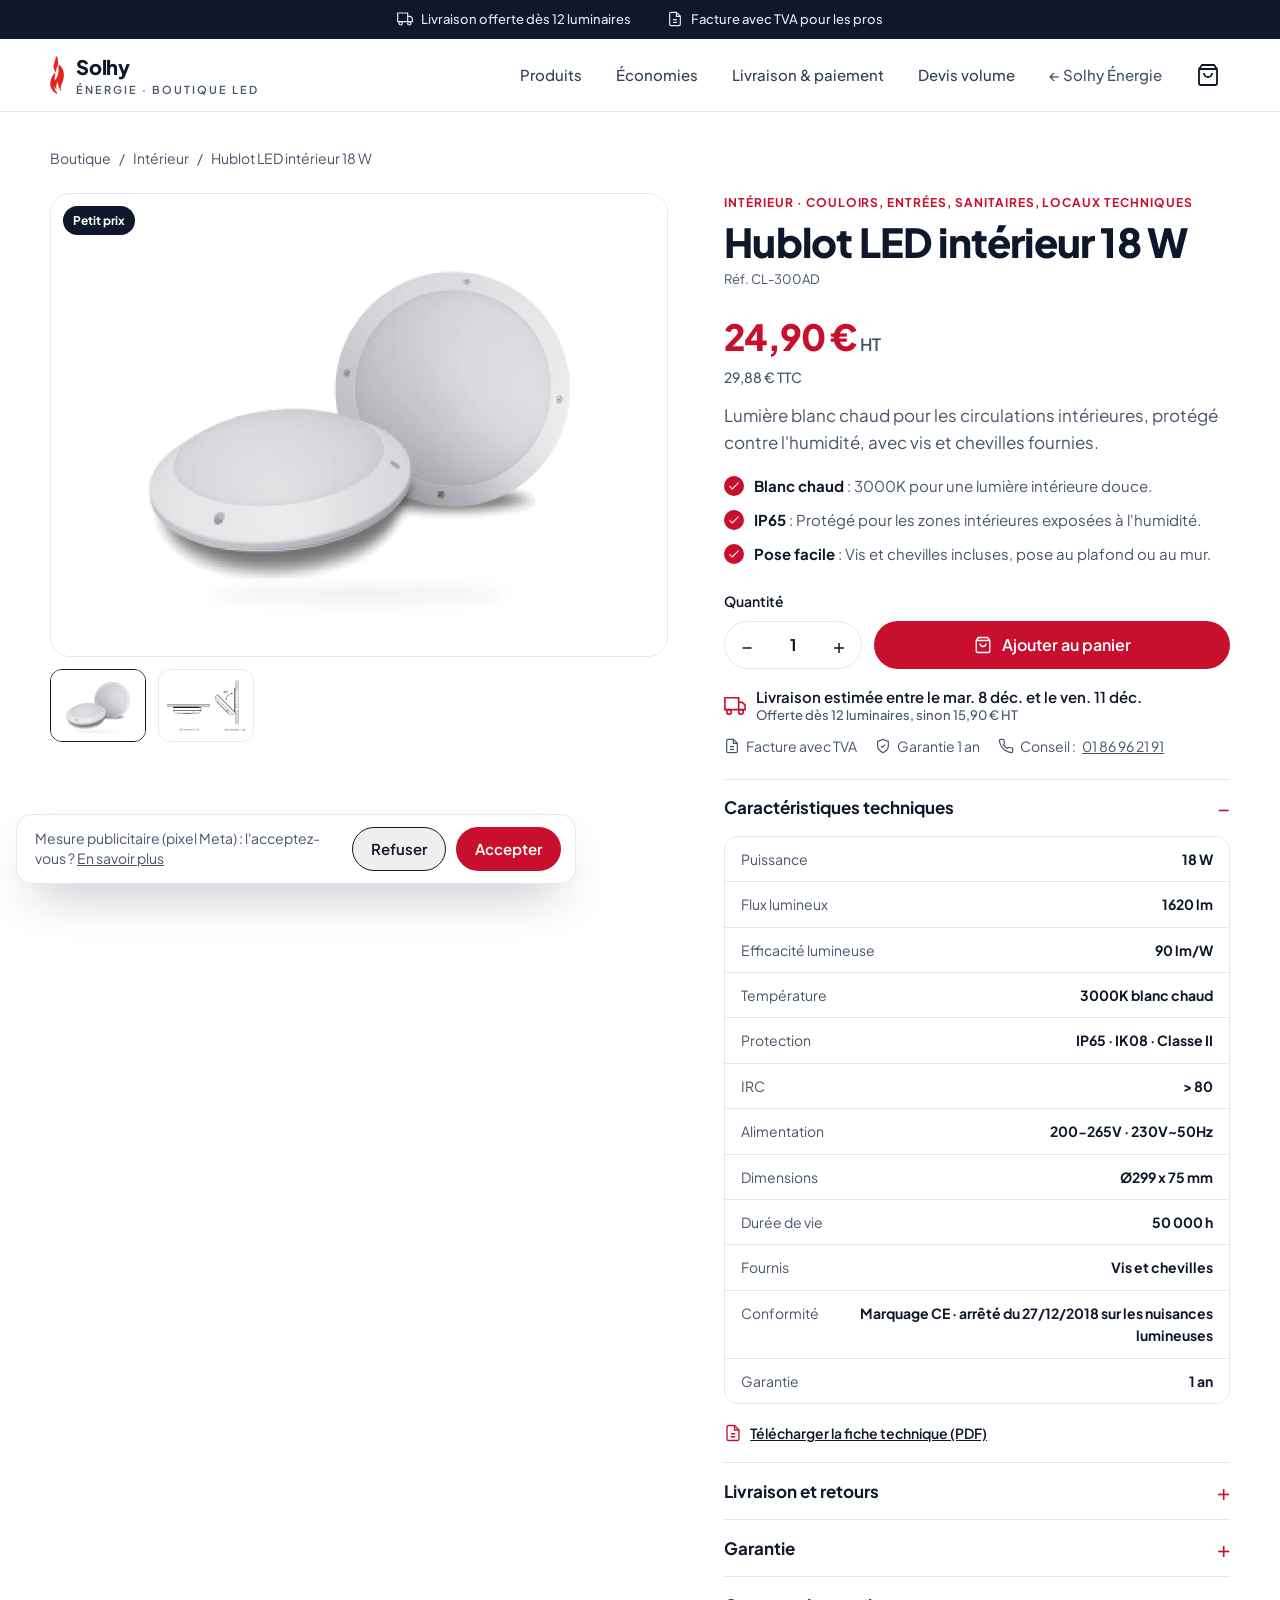
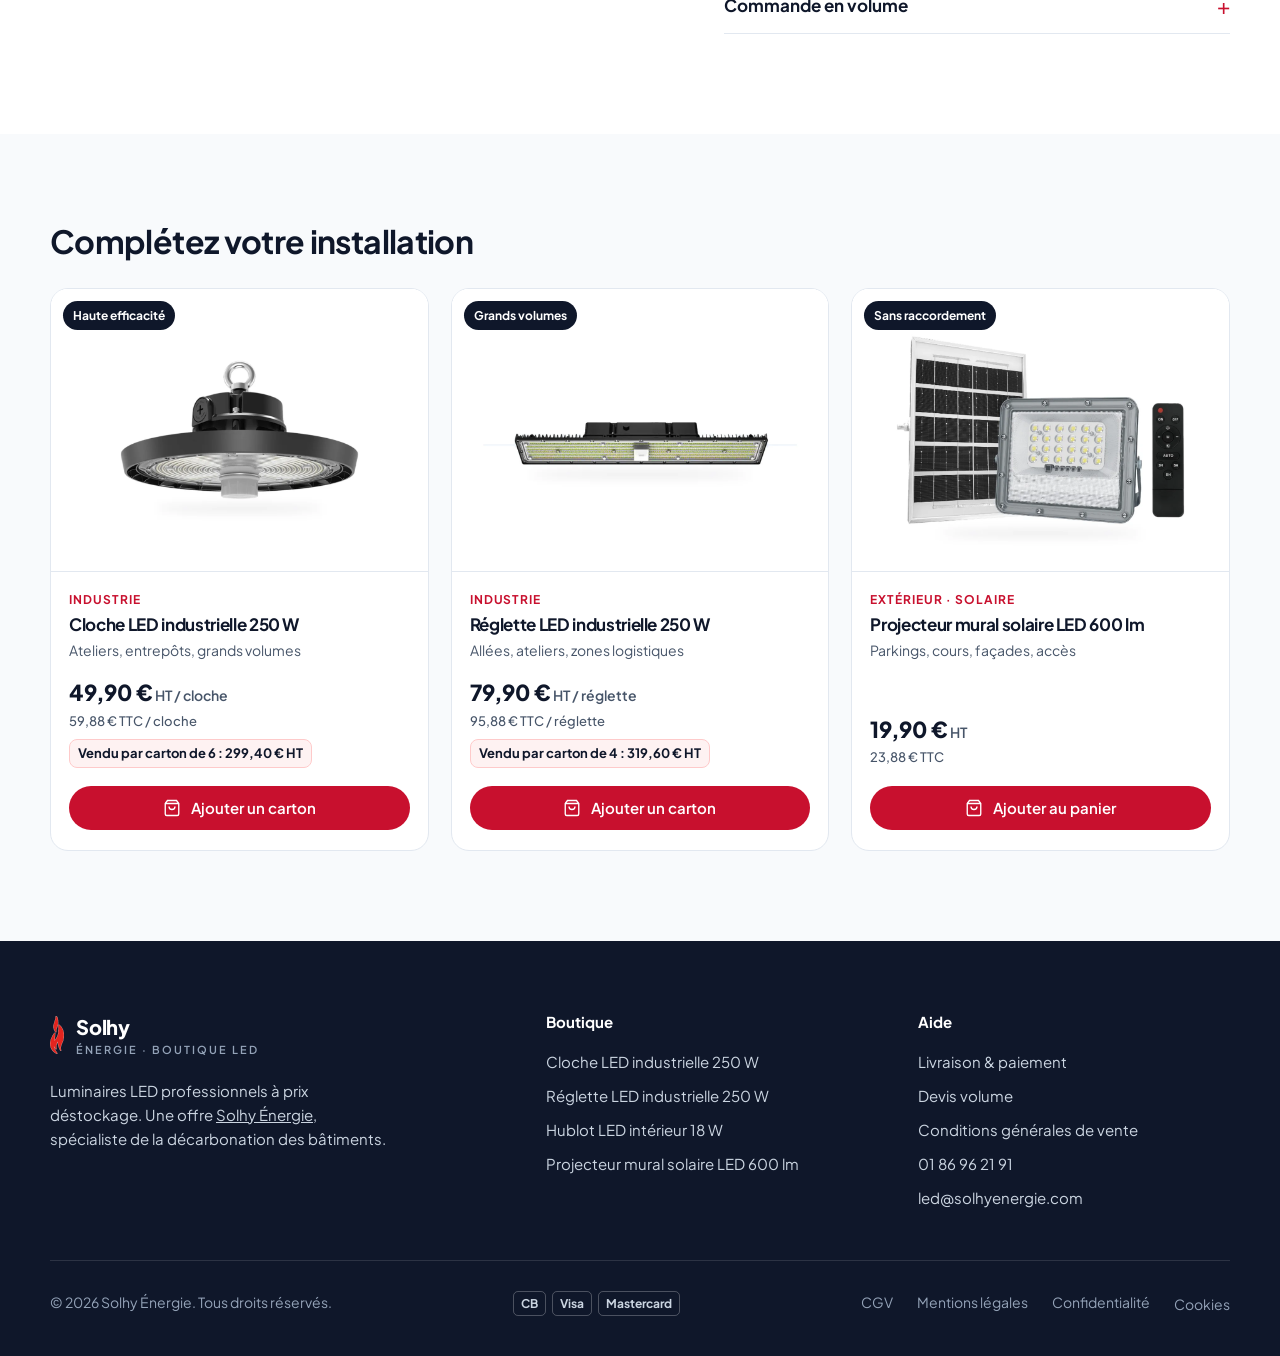
<file: boutique/hublot-led-18w.html>
<!DOCTYPE html>
<html lang="fr">
<head>
<meta charset="UTF-8">
<meta name="viewport" content="width=device-width, initial-scale=1">
<meta name="robots" content="noindex, nofollow">
<title>Hublot LED intérieur 18 W — 24,90 € HT — Solhy Énergie</title>
<meta name="description" content="Hublot LED intérieur 18 W (réf. CL-300AD). Lumière blanc chaud pour les circulations intérieures, protégé contre l'humidité, avec vis et chevilles fournies. 24,90 € HT, livraison directe en 2 à 5 jours ouvrés.">
<link rel="canonical" href="https://www.solhyenergie.com/boutique/hublot-led-18w.html">
<meta property="og:type" content="website">
<meta property="og:title" content="Hublot LED intérieur 18 W — 24,90 € HT — Solhy Énergie">
<meta property="og:description" content="Hublot LED intérieur 18 W (réf. CL-300AD). Lumière blanc chaud pour les circulations intérieures, protégé contre l'humidité, avec vis et chevilles fournies. 24,90 € HT, livraison directe en 2 à 5 jours ouvrés.">
<meta property="og:image" content="https://www.solhyenergie.com/boutique/img/og-hublot-led-18w.jpg">
<script>document.documentElement.classList.add('js')</script>
<script type="application/ld+json">{"@context": "https://schema.org", "@type": "Product", "name": "Hublot LED intérieur 18 W", "sku": "CL-300AD", "description": "Lumière blanc chaud pour les circulations intérieures, protégé contre l'humidité, avec vis et chevilles fournies.", "image": ["https://www.solhyenergie.com/boutique/img/hublot-led-18w.webp", "https://www.solhyenergie.com/boutique/img/hublot-led-18w-pose.webp"], "offers": {"@type": "Offer", "url": "https://www.solhyenergie.com/boutique/hublot-led-18w.html", "priceCurrency": "EUR", "price": "24.90", "eligibleQuantity": {"@type": "QuantitativeValue", "value": 1}, "priceSpecification": {"@type": "UnitPriceSpecification", "price": "24.90", "priceCurrency": "EUR", "valueAddedTaxIncluded": false}, "seller": {"@type": "Organization", "name": "Solhy Énergie"}}}</script>
<meta name="facebook-domain-verification" content="2lmct6w0kwkzdpxnt7ulr8ltv5iluy">
<link rel="icon" href="../assets/logo.png">
<link rel="apple-touch-icon" href="../assets/apple-touch-icon.png">
<link rel="preconnect" href="https://fonts.googleapis.com">
<link rel="preconnect" href="https://fonts.gstatic.com" crossorigin>
<link href="https://fonts.googleapis.com/css2?family=Plus+Jakarta+Sans:wght@400;500;600;700;800&display=swap" rel="stylesheet">
<link rel="stylesheet" href="../assets/style.css">
<link rel="stylesheet" href="boutique.css">
</head>
<body class="shop">
<a class="skip" href="#contenu">Aller au contenu</a>

<div class="announce" role="region" aria-label="Livraison et paiement">
  <div class="container announce-inner">
    <span><svg viewBox="0 0 24 24" fill="none" stroke="currentColor" stroke-width="1.8" aria-hidden="true"><path d="M1 3h15v13H1zM16 8h4l3 3v5h-7z"/><circle cx="5.5" cy="18.5" r="2.5"/><circle cx="18.5" cy="18.5" r="2.5"/></svg>Livraison offerte dès 12 luminaires</span>
    <span data-paiement><svg viewBox="0 0 24 24" fill="none" stroke="currentColor" stroke-width="1.8" aria-hidden="true"><rect x="3" y="11" width="18" height="11" rx="2"/><path d="M7 11V7a5 5 0 0 1 10 0v4"/></svg>Paiement 100 % sécurisé</span>
    <span><svg viewBox="0 0 24 24" fill="none" stroke="currentColor" stroke-width="1.8" aria-hidden="true"><path d="M14 2H6a2 2 0 0 0-2 2v16a2 2 0 0 0 2 2h12a2 2 0 0 0 2-2V8z"/><path d="M14 2v6h6M9 13h6M9 17h6"/></svg>Facture avec TVA pour les pros</span>
  </div>
</div>

<header id="top">
  <div class="container nav">
    <a href="index.html" class="brand" aria-label="Solhy Énergie — boutique LED">
      <img src="../assets/logo.png" alt="" width="14" height="38">
      <span>Solhy<small>Énergie · Boutique LED</small></span>
    </a>
    <ul class="menu" id="menu">
      <li><a href="index.html#produits">Produits</a></li>
      <li><a href="index.html#economies">Économies</a></li>
      <li><a href="index.html#faq">Livraison &amp; paiement</a></li>
      <li><a href="index.html#devis">Devis volume</a></li>
      <li><a href="../index.html" class="menu-back">← Solhy Énergie</a></li>
    </ul>
    <div class="nav-actions">
      <button class="cart-btn" type="button" aria-label="Ouvrir le panier" aria-controls="cart" aria-expanded="false"><svg viewBox="0 0 24 24" fill="none" stroke="currentColor" stroke-width="1.8" aria-hidden="true"><path d="M6 2 3 6v14a2 2 0 0 0 2 2h14a2 2 0 0 0 2-2V6l-3-4z"/><path d="M3 6h18M16 10a4 4 0 0 1-8 0"/></svg><span class="cart-count" hidden>0</span></button>
      <button class="burger" aria-label="Ouvrir le menu" aria-expanded="false" aria-controls="menu"><span></span><span></span><span></span></button>
    </div>
  </div>
</header>

<main id="contenu">
  <section class="pdp" data-pdp="hublot-led-18w">
    <div class="container">
      <nav class="crumb" aria-label="Fil d'Ariane"><a href="index.html">Boutique</a><span aria-hidden="true">/</span><a href="index.html#produits">Intérieur</a><span aria-hidden="true">/</span><span>Hublot LED intérieur 18 W</span></nav>
      <div class="pdp-grid">
        <div class="pdp-head">
          <p class="pcard-cat">Intérieur · Couloirs, entrées, sanitaires, locaux techniques</p>
          <h1>Hublot LED intérieur 18 W</h1>
          <p class="prod-ref">Réf. CL-300AD</p>
          <p class="pdp-price"><strong>24,90 €</strong> HT <span>29,88 € TTC</span></p>
        </div>
        <div class="gallery">
          <div class="gallery-main"><span class="pbadge">Petit prix</span><img src="img/hublot-led-18w.webp" alt="Hublot LED intérieur 18 W" width="1200" height="900"></div>
          <div class="thumbs"><button type="button" data-src="img/hublot-led-18w.webp" data-alt="Hublot LED intérieur 18 W" aria-label="Image 1 : Hublot LED intérieur 18 W" aria-current="true"><img src="img/hublot-led-18w.webp" alt="" width="1200" height="900"></button><button type="button" data-src="img/hublot-led-18w-pose.webp" data-alt="Pose au plafond ou au mur à 45°" aria-label="Image 2 : Pose au plafond ou au mur à 45°"><img src="img/hublot-led-18w-pose.webp" alt="" width="1200" height="900"></button></div>
        </div>
        <div class="pdp-body">
          <p class="pdp-desc">Lumière blanc chaud pour les circulations intérieures, protégé contre l'humidité, avec vis et chevilles fournies.</p>
          <ul class="benefits"><li><svg viewBox="0 0 24 24" fill="none" stroke="currentColor" stroke-width="1.8" aria-hidden="true"><path d="M20 6 9 17l-5-5"/></svg><span><strong>Blanc chaud</strong> : 3000K pour une lumière intérieure douce.</span></li><li><svg viewBox="0 0 24 24" fill="none" stroke="currentColor" stroke-width="1.8" aria-hidden="true"><path d="M20 6 9 17l-5-5"/></svg><span><strong>IP65</strong> : Protégé pour les zones intérieures exposées à l'humidité.</span></li><li><svg viewBox="0 0 24 24" fill="none" stroke="currentColor" stroke-width="1.8" aria-hidden="true"><path d="M20 6 9 17l-5-5"/></svg><span><strong>Pose facile</strong> : Vis et chevilles incluses, pose au plafond ou au mur.</span></li></ul>
          <label class="qty-label" for="qty">Quantité</label>
          <div class="pdp-buy">
            <div class="qty"><button type="button" data-step="-1" aria-label="Diminuer">−</button><input id="qty" type="number" min="1" max="999" value="1" inputmode="numeric"><button type="button" data-step="1" aria-label="Augmenter">+</button></div>
            <button class="btn btn-primary" type="button" data-add-pdp><svg viewBox="0 0 24 24" fill="none" stroke="currentColor" stroke-width="1.8" aria-hidden="true"><path d="M6 2 3 6v14a2 2 0 0 0 2 2h14a2 2 0 0 0 2-2V6l-3-4z"/><path d="M3 6h18M16 10a4 4 0 0 1-8 0"/></svg>Ajouter au panier</button>
          </div>
          <button class="btn btn-ghost btn-block" type="button" data-buy-now data-paiement>Acheter maintenant</button>
          <p class="eta"><svg viewBox="0 0 24 24" fill="none" stroke="currentColor" stroke-width="1.8" aria-hidden="true"><path d="M1 3h15v13H1zM16 8h4l3 3v5h-7z"/><circle cx="5.5" cy="18.5" r="2.5"/><circle cx="18.5" cy="18.5" r="2.5"/></svg><span><span data-eta>Livraison en 2 à 5 jours ouvrés</span><small>Offerte dès 12 luminaires, sinon 15,90 € HT</small></span></p>
          <ul class="mini-trust"><li data-paiement><svg viewBox="0 0 24 24" fill="none" stroke="currentColor" stroke-width="1.8" aria-hidden="true"><rect x="3" y="11" width="18" height="11" rx="2"/><path d="M7 11V7a5 5 0 0 1 10 0v4"/></svg>Paiement sécurisé Stripe</li><li><svg viewBox="0 0 24 24" fill="none" stroke="currentColor" stroke-width="1.8" aria-hidden="true"><path d="M14 2H6a2 2 0 0 0-2 2v16a2 2 0 0 0 2 2h12a2 2 0 0 0 2-2V8z"/><path d="M14 2v6h6M9 13h6M9 17h6"/></svg>Facture avec TVA</li><li><svg viewBox="0 0 24 24" fill="none" stroke="currentColor" stroke-width="1.8" aria-hidden="true"><path d="M12 22s8-4 8-10V5l-8-3-8 3v7c0 6 8 10 8 10Z"/><path d="m9 12 2 2 4-4"/></svg>Garantie 1 an</li><li><svg viewBox="0 0 24 24" fill="none" stroke="currentColor" stroke-width="1.8" aria-hidden="true"><path d="M22 16.9v3a2 2 0 0 1-2.2 2 19.8 19.8 0 0 1-8.6-3.1 19.5 19.5 0 0 1-6-6A19.8 19.8 0 0 1 2.1 4.2 2 2 0 0 1 4.1 2h3a2 2 0 0 1 2 1.7c.1 1 .4 1.9.7 2.8a2 2 0 0 1-.5 2.1L8 9.9a16 16 0 0 0 6 6l1.3-1.3a2 2 0 0 1 2.1-.4c.9.3 1.8.6 2.8.7a2 2 0 0 1 1.7 2Z"/></svg>Conseil : <a href="tel:+33186962191">01 86 96 21 91</a></li></ul>
          
          <div class="acc">
            <details open><summary>Caractéristiques techniques</summary>
              <div class="spec" role="list">
                <div class="spec-row" role="listitem"><span>Puissance</span><strong>18 W</strong></div>
                <div class="spec-row" role="listitem"><span>Flux lumineux</span><strong>1620 lm</strong></div>
                <div class="spec-row" role="listitem"><span>Efficacité lumineuse</span><strong>90 lm/W</strong></div>
                <div class="spec-row" role="listitem"><span>Température</span><strong>3000K blanc chaud</strong></div>
                <div class="spec-row" role="listitem"><span>Protection</span><strong>IP65 · IK08 · Classe II</strong></div>
                <div class="spec-row" role="listitem"><span>IRC</span><strong>&gt; 80</strong></div>
                <div class="spec-row" role="listitem"><span>Alimentation</span><strong>200-265V · 230V~50Hz</strong></div>
                <div class="spec-row" role="listitem"><span>Dimensions</span><strong>Ø299 x 75 mm</strong></div>
                <div class="spec-row" role="listitem"><span>Durée de vie</span><strong>50 000 h</strong></div>
                <div class="spec-row" role="listitem"><span>Fournis</span><strong>Vis et chevilles</strong></div>
                <div class="spec-row" role="listitem"><span>Conformité</span><strong>Marquage CE · arrêté du 27/12/2018 sur les nuisances lumineuses</strong></div>
                <div class="spec-row" role="listitem"><span>Garantie</span><strong>1 an</strong></div>
              </div>
              <a class="doc" href="fiches/hublot-led-18w.pdf" download><svg viewBox="0 0 24 24" fill="none" stroke="currentColor" stroke-width="1.8" aria-hidden="true"><path d="M14 2H6a2 2 0 0 0-2 2v16a2 2 0 0 0 2 2h12a2 2 0 0 0 2-2V8z"/><path d="M14 2v6h6M9 13h6M9 17h6"/></svg>Télécharger la fiche technique (PDF)</a>
            </details>
            <details><summary>Livraison et retours</summary><p>Livraison offerte dès 12 luminaires, sinon 15,90 € HT par commande. Expédition directe par notre partenaire logistique, en France métropolitaine, sous 2 à 5 jours ouvrés. Produit défectueux ou non conforme échangé ou remboursé. Voir nos <a href="cgv.html">CGV</a>.</p></details>
            <details><summary>Garantie</summary><p>Garantie 1 an contre tout défaut de fabrication, en plus de la garantie légale des vices cachés. Éco-participation incluse dans le prix.</p></details>
            <details><summary>Commande en volume</summary><p>Pour un site entier ou plusieurs références, nous établissons un devis sous 48 h ouvrées, avec paiement par virement. <a href="index.html#devis" data-devis-produit="Hublot LED intérieur 18 W">Demander un devis</a>.</p></details>
          </div>
        </div>
      </div>
    </div>
  </section>

  <section class="alt related">
    <div class="container">
      <h2 class="h-sm reveal">Complétez votre installation</h2>
<div class="pgrid">
  <article class="pcard reveal" data-cat="industrie">
    <a class="pcard-media" href="cloche-led-250w.html" tabindex="-1" aria-hidden="true">
      <span class="pbadge">Haute efficacité</span>
      <img src="img/cloche-led-250w.webp" alt="" width="1200" height="900" loading="lazy">
      <img class="alt-img" src="img/ambiance-cloches.webp" alt="" width="1200" height="900" loading="lazy">
    </a>
    <div class="pcard-body">
      <p class="pcard-cat">Industrie</p>
      <h3><a href="cloche-led-250w.html">Cloche LED industrielle 250 W</a></h3>
      <p class="pcard-usage">Ateliers, entrepôts, grands volumes</p>
      <p class="pcard-price"><strong>49,90 €</strong> HT / cloche <span>59,88 € TTC / cloche</span><em class="lot">Vendu par carton de 6 : 299,40 € HT</em></p>
      <button class="btn btn-primary btn-sm btn-block" type="button" data-add="cloche-led-250w" aria-label="Ajouter un carton de 6 au panier"><svg viewBox="0 0 24 24" fill="none" stroke="currentColor" stroke-width="1.8" aria-hidden="true"><path d="M6 2 3 6v14a2 2 0 0 0 2 2h14a2 2 0 0 0 2-2V6l-3-4z"/><path d="M3 6h18M16 10a4 4 0 0 1-8 0"/></svg>Ajouter un carton</button>
    </div>
  </article>
  <article class="pcard reveal" data-cat="industrie">
    <a class="pcard-media" href="reglette-led-250w.html" tabindex="-1" aria-hidden="true">
      <span class="pbadge">Grands volumes</span>
      <img src="img/reglette-led-250w.webp" alt="" width="1200" height="900" loading="lazy">
      <img class="alt-img" src="img/ambiance-reglettes.webp" alt="" width="1200" height="900" loading="lazy">
    </a>
    <div class="pcard-body">
      <p class="pcard-cat">Industrie</p>
      <h3><a href="reglette-led-250w.html">Réglette LED industrielle 250 W</a></h3>
      <p class="pcard-usage">Allées, ateliers, zones logistiques</p>
      <p class="pcard-price"><strong>79,90 €</strong> HT / réglette <span>95,88 € TTC / réglette</span><em class="lot">Vendu par carton de 4 : 319,60 € HT</em></p>
      <button class="btn btn-primary btn-sm btn-block" type="button" data-add="reglette-led-250w" aria-label="Ajouter un carton de 4 au panier"><svg viewBox="0 0 24 24" fill="none" stroke="currentColor" stroke-width="1.8" aria-hidden="true"><path d="M6 2 3 6v14a2 2 0 0 0 2 2h14a2 2 0 0 0 2-2V6l-3-4z"/><path d="M3 6h18M16 10a4 4 0 0 1-8 0"/></svg>Ajouter un carton</button>
    </div>
  </article>
  <article class="pcard reveal" data-cat="exterieur">
    <a class="pcard-media" href="projecteur-solaire-50w.html" tabindex="-1" aria-hidden="true">
      <span class="pbadge">Sans raccordement</span>
      <img src="img/projecteur-solaire-50w.webp" alt="" width="1200" height="900" loading="lazy">
      <img class="alt-img" src="img/projecteur-solaire-50w-detail.webp" alt="" width="1200" height="900" loading="lazy">
    </a>
    <div class="pcard-body">
      <p class="pcard-cat">Extérieur · solaire</p>
      <h3><a href="projecteur-solaire-50w.html">Projecteur mural solaire LED 600 lm</a></h3>
      <p class="pcard-usage">Parkings, cours, façades, accès</p>
      <p class="pcard-price"><strong>19,90 €</strong> HT <span>23,88 € TTC</span></p>
      <button class="btn btn-primary btn-sm btn-block" type="button" data-add="projecteur-solaire-50w"><svg viewBox="0 0 24 24" fill="none" stroke="currentColor" stroke-width="1.8" aria-hidden="true"><path d="M6 2 3 6v14a2 2 0 0 0 2 2h14a2 2 0 0 0 2-2V6l-3-4z"/><path d="M3 6h18M16 10a4 4 0 0 1-8 0"/></svg>Ajouter au panier</button>
    </div>
  </article>
</div>
    </div>
  </section>

  <div class="sticky-atc" aria-hidden="true">
    <div class="container sticky-inner">
      <img src="img/hublot-led-18w.webp" alt="" width="1200" height="900">
      <p><strong>Hublot LED intérieur 18 W</strong><span>24,90 € HT</span></p>
      <button class="btn btn-primary btn-sm" type="button" data-add-pdp tabindex="-1">Ajouter au panier</button>
    </div>
  </div>
</main>

<div class="cart-overlay" hidden></div>
<aside id="cart" class="cart is-empty" aria-label="Panier" aria-hidden="true">
  <div class="cart-head">
    <h2>Votre panier</h2>
    <button class="cart-close" type="button" aria-label="Fermer le panier">&times;</button>
  </div>
  <ul class="cart-items" aria-live="polite"></ul>
  <div class="cart-empty">
    <p>Votre panier est vide.</p>
    <a href="index.html#produits" class="btn btn-ghost btn-sm" data-close>Voir les produits</a>
  </div>
  <div class="cart-foot">
    <div class="ship" data-ship aria-live="polite"></div>
    <dl class="cart-totals">
      <div><dt>Sous-total HT</dt><dd data-ht></dd></div>
      <div><dt>Livraison</dt><dd data-livraison></dd></div>
      <div><dt>TVA 20 %</dt><dd data-tva></dd></div>
      <div class="total"><dt>Total TTC</dt><dd data-ttc></dd></div>
    </dl>
    <button class="btn btn-primary btn-block" type="button" data-checkout>Passer commande <svg viewBox="0 0 24 24" fill="none" stroke="currentColor" stroke-width="2" aria-hidden="true"><path d="M5 12h14M13 6l6 6-6 6"/></svg></button>
    <p class="cart-msg" role="alert" hidden>Le paiement en ligne est momentanément indisponible. <a href="index.html#devis" data-devis>Envoyez-nous votre panier</a> : nous vous adressons un devis sous 48 h ouvrées.</p>
    <p class="pay" data-paiement><span>CB</span><span>Visa</span><span>Mastercard</span> Paiement sécurisé par Stripe</p>
  </div>
</aside>

<div class="consent" id="consent" role="region" aria-label="Cookies" hidden>
  <p>Mesure publicitaire (pixel Meta) : l'acceptez-vous ? <a href="../mentions-legales.html#cookies">En savoir plus</a></p>
  <div><button class="btn btn-ghost btn-sm" type="button" data-consent="non">Refuser</button><button class="btn btn-primary btn-sm" type="button" data-consent="oui">Accepter</button></div>
</div>

<footer>
  <div class="container">
    <div class="foot-grid">
      <div>
        <a href="index.html" class="brand"><img src="../assets/logo.png" alt="" width="14" height="38"><span>Solhy<small>Énergie · Boutique LED</small></span></a>
        <p style="margin-top:20px;max-width:340px">Luminaires LED professionnels à prix déstockage. Une offre <a href="../index.html" style="text-decoration:underline">Solhy Énergie</a>, spécialiste de la décarbonation des bâtiments.</p>
      </div>
      <div>
        <h2 class="foot-h">Boutique</h2>
        <ul><li><a href="cloche-led-250w.html">Cloche LED industrielle 250 W</a></li><li><a href="reglette-led-250w.html">Réglette LED industrielle 250 W</a></li><li><a href="hublot-led-18w.html">Hublot LED intérieur 18 W</a></li><li><a href="projecteur-solaire-50w.html">Projecteur mural solaire LED 600 lm</a></li></ul>
      </div>
      <div>
        <h2 class="foot-h">Aide</h2>
        <ul><li><a href="index.html#faq">Livraison &amp; paiement</a></li><li><a href="index.html#devis">Devis volume</a></li><li><a href="cgv.html">Conditions générales de vente</a></li><li><a href="tel:+33186962191">01 86 96 21 91</a></li><li><a href="mailto:led@solhyenergie.com">led@solhyenergie.com</a></li></ul>
      </div>
    </div>
    <div class="foot-bottom">
      <span>© <span id="year">2026</span> Solhy Énergie. Tous droits réservés.</span>
      <p class="pay pay-dark"><span>CB</span><span>Visa</span><span>Mastercard</span></p>
      <nav><a href="cgv.html">CGV</a><a href="../mentions-legales.html">Mentions légales</a><a href="../mentions-legales.html#confidentialite">Confidentialité</a><button type="button" class="linklike" data-cookies>Cookies</button></nav>
    </div>
  </div>
</footer>

<script src="../assets/main.js"></script>
<script src="catalogue.js"></script>
<script src="boutique.js"></script>
</body>
</html>
</file>
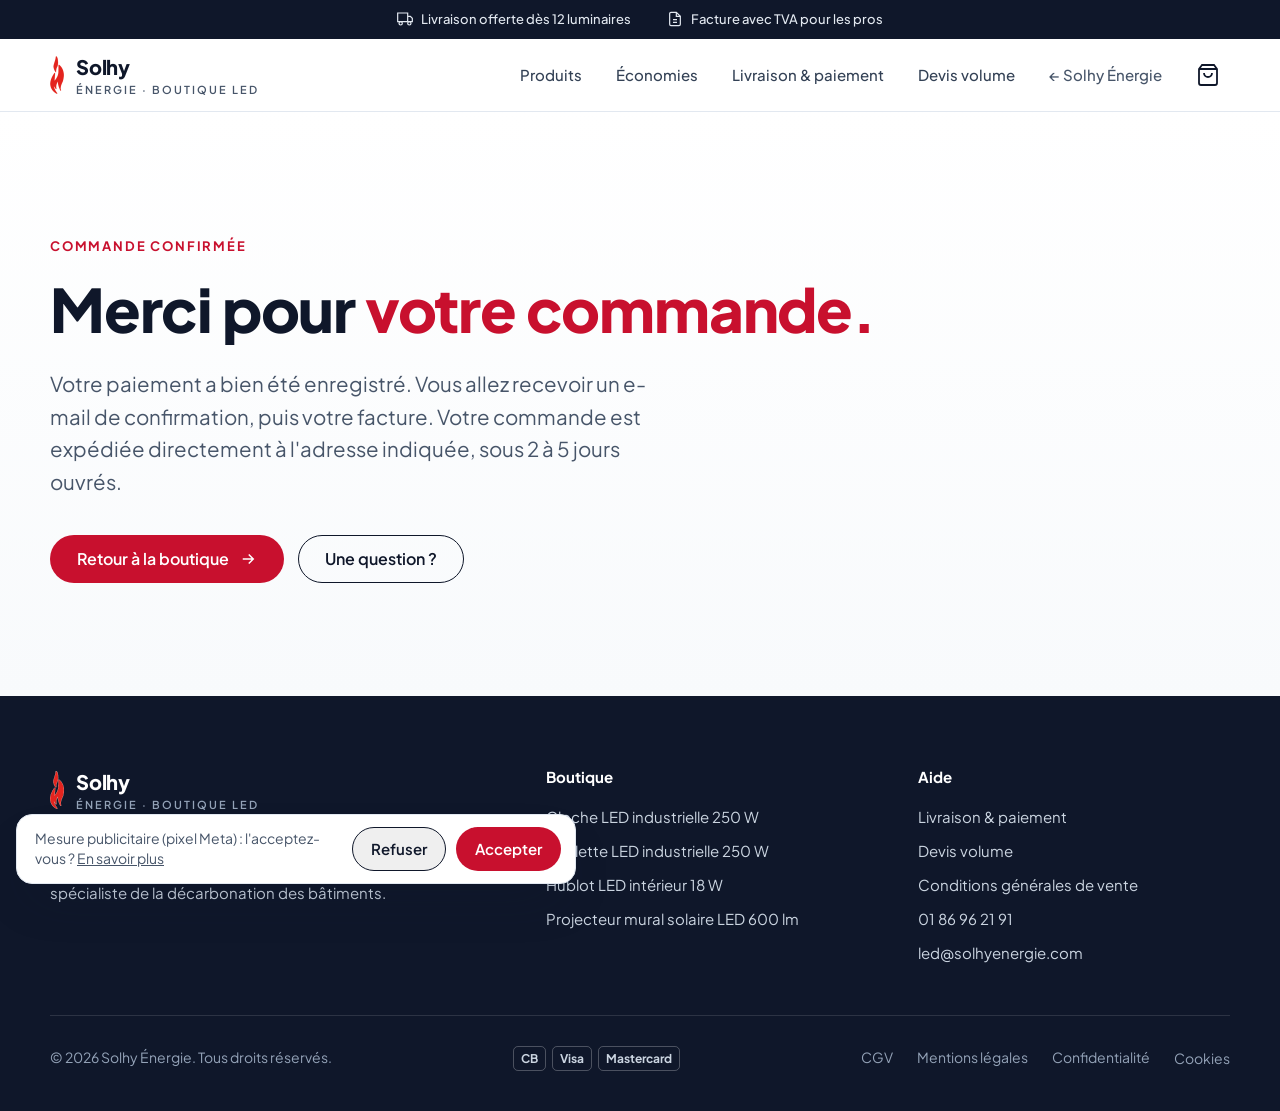
<file: boutique/merci.html>
<!DOCTYPE html>
<html lang="fr">
<head>
<meta charset="UTF-8">
<meta name="viewport" content="width=device-width, initial-scale=1">
<title>Merci pour votre commande — Solhy Énergie</title>
<meta name="description" content="Confirmation de commande.">
<meta name="robots" content="noindex">
<link rel="canonical" href="https://www.solhyenergie.com/boutique/merci.html">
<meta property="og:type" content="website">
<meta property="og:title" content="Merci pour votre commande — Solhy Énergie">
<meta property="og:description" content="Confirmation de commande.">
<meta property="og:image" content="https://www.solhyenergie.com/boutique/img/og-boutique.jpg">
<script>document.documentElement.classList.add('js')</script>
<meta name="facebook-domain-verification" content="2lmct6w0kwkzdpxnt7ulr8ltv5iluy">
<link rel="icon" href="../assets/logo.png">
<link rel="apple-touch-icon" href="../assets/apple-touch-icon.png">
<link rel="preconnect" href="https://fonts.googleapis.com">
<link rel="preconnect" href="https://fonts.gstatic.com" crossorigin>
<link href="https://fonts.googleapis.com/css2?family=Plus+Jakarta+Sans:wght@400;500;600;700;800&display=swap" rel="stylesheet">
<link rel="stylesheet" href="../assets/style.css">
<link rel="stylesheet" href="boutique.css">
</head>
<body class="shop">
<a class="skip" href="#contenu">Aller au contenu</a>

<div class="announce" role="region" aria-label="Livraison et paiement">
  <div class="container announce-inner">
    <span><svg viewBox="0 0 24 24" fill="none" stroke="currentColor" stroke-width="1.8" aria-hidden="true"><path d="M1 3h15v13H1zM16 8h4l3 3v5h-7z"/><circle cx="5.5" cy="18.5" r="2.5"/><circle cx="18.5" cy="18.5" r="2.5"/></svg>Livraison offerte dès 12 luminaires</span>
    <span data-paiement><svg viewBox="0 0 24 24" fill="none" stroke="currentColor" stroke-width="1.8" aria-hidden="true"><rect x="3" y="11" width="18" height="11" rx="2"/><path d="M7 11V7a5 5 0 0 1 10 0v4"/></svg>Paiement 100 % sécurisé</span>
    <span><svg viewBox="0 0 24 24" fill="none" stroke="currentColor" stroke-width="1.8" aria-hidden="true"><path d="M14 2H6a2 2 0 0 0-2 2v16a2 2 0 0 0 2 2h12a2 2 0 0 0 2-2V8z"/><path d="M14 2v6h6M9 13h6M9 17h6"/></svg>Facture avec TVA pour les pros</span>
  </div>
</div>

<header id="top">
  <div class="container nav">
    <a href="index.html" class="brand" aria-label="Solhy Énergie — boutique LED">
      <img src="../assets/logo.png" alt="" width="14" height="38">
      <span>Solhy<small>Énergie · Boutique LED</small></span>
    </a>
    <ul class="menu" id="menu">
      <li><a href="index.html#produits">Produits</a></li>
      <li><a href="index.html#economies">Économies</a></li>
      <li><a href="index.html#faq">Livraison &amp; paiement</a></li>
      <li><a href="index.html#devis">Devis volume</a></li>
      <li><a href="../index.html" class="menu-back">← Solhy Énergie</a></li>
    </ul>
    <div class="nav-actions">
      <button class="cart-btn" type="button" aria-label="Ouvrir le panier" aria-controls="cart" aria-expanded="false"><svg viewBox="0 0 24 24" fill="none" stroke="currentColor" stroke-width="1.8" aria-hidden="true"><path d="M6 2 3 6v14a2 2 0 0 0 2 2h14a2 2 0 0 0 2-2V6l-3-4z"/><path d="M3 6h18M16 10a4 4 0 0 1-8 0"/></svg><span class="cart-count" hidden>0</span></button>
      <button class="burger" aria-label="Ouvrir le menu" aria-expanded="false" aria-controls="menu"><span></span><span></span><span></span></button>
    </div>
  </div>
</header>

<main id="contenu">
  <section class="page-hero merci" data-merci>
    <div class="container reveal">
      <span class="eyebrow">Commande confirmée</span>
      <h1>Merci pour <em>votre commande.</em></h1>
      <p class="lead">Votre paiement a bien été enregistré. Vous allez recevoir un e-mail de confirmation, puis votre facture. Votre commande est expédiée directement à l'adresse indiquée, sous 2 à 5 jours ouvrés.</p>
      <div class="hero-ctas" style="margin-top:36px">
        <a href="index.html" class="btn btn-primary">Retour à la boutique
          <svg viewBox="0 0 24 24" fill="none" stroke="currentColor" stroke-width="2" aria-hidden="true"><path d="M5 12h14M13 6l6 6-6 6"/></svg></a>
        <a href="mailto:led@solhyenergie.com" class="btn btn-ghost">Une question ?</a>
      </div>
    </div>
  </section>
</main>

<div class="cart-overlay" hidden></div>
<aside id="cart" class="cart is-empty" aria-label="Panier" aria-hidden="true">
  <div class="cart-head">
    <h2>Votre panier</h2>
    <button class="cart-close" type="button" aria-label="Fermer le panier">&times;</button>
  </div>
  <ul class="cart-items" aria-live="polite"></ul>
  <div class="cart-empty">
    <p>Votre panier est vide.</p>
    <a href="index.html#produits" class="btn btn-ghost btn-sm" data-close>Voir les produits</a>
  </div>
  <div class="cart-foot">
    <div class="ship" data-ship aria-live="polite"></div>
    <dl class="cart-totals">
      <div><dt>Sous-total HT</dt><dd data-ht></dd></div>
      <div><dt>Livraison</dt><dd data-livraison></dd></div>
      <div><dt>TVA 20 %</dt><dd data-tva></dd></div>
      <div class="total"><dt>Total TTC</dt><dd data-ttc></dd></div>
    </dl>
    <button class="btn btn-primary btn-block" type="button" data-checkout>Passer commande <svg viewBox="0 0 24 24" fill="none" stroke="currentColor" stroke-width="2" aria-hidden="true"><path d="M5 12h14M13 6l6 6-6 6"/></svg></button>
    <p class="cart-msg" role="alert" hidden>Le paiement en ligne est momentanément indisponible. <a href="index.html#devis" data-devis>Envoyez-nous votre panier</a> : nous vous adressons un devis sous 48 h ouvrées.</p>
    <p class="pay" data-paiement><span>CB</span><span>Visa</span><span>Mastercard</span> Paiement sécurisé par Stripe</p>
  </div>
</aside>

<div class="consent" id="consent" role="region" aria-label="Cookies" hidden>
  <p>Mesure publicitaire (pixel Meta) : l'acceptez-vous ? <a href="../mentions-legales.html#cookies">En savoir plus</a></p>
  <div><button class="btn btn-ghost btn-sm" type="button" data-consent="non">Refuser</button><button class="btn btn-primary btn-sm" type="button" data-consent="oui">Accepter</button></div>
</div>

<footer>
  <div class="container">
    <div class="foot-grid">
      <div>
        <a href="index.html" class="brand"><img src="../assets/logo.png" alt="" width="14" height="38"><span>Solhy<small>Énergie · Boutique LED</small></span></a>
        <p style="margin-top:20px;max-width:340px">Luminaires LED professionnels à prix déstockage. Une offre <a href="../index.html" style="text-decoration:underline">Solhy Énergie</a>, spécialiste de la décarbonation des bâtiments.</p>
      </div>
      <div>
        <h2 class="foot-h">Boutique</h2>
        <ul><li><a href="cloche-led-250w.html">Cloche LED industrielle 250 W</a></li><li><a href="reglette-led-250w.html">Réglette LED industrielle 250 W</a></li><li><a href="hublot-led-18w.html">Hublot LED intérieur 18 W</a></li><li><a href="projecteur-solaire-50w.html">Projecteur mural solaire LED 600 lm</a></li></ul>
      </div>
      <div>
        <h2 class="foot-h">Aide</h2>
        <ul><li><a href="index.html#faq">Livraison &amp; paiement</a></li><li><a href="index.html#devis">Devis volume</a></li><li><a href="cgv.html">Conditions générales de vente</a></li><li><a href="tel:+33186962191">01 86 96 21 91</a></li><li><a href="mailto:led@solhyenergie.com">led@solhyenergie.com</a></li></ul>
      </div>
    </div>
    <div class="foot-bottom">
      <span>© <span id="year">2026</span> Solhy Énergie. Tous droits réservés.</span>
      <p class="pay pay-dark"><span>CB</span><span>Visa</span><span>Mastercard</span></p>
      <nav><a href="cgv.html">CGV</a><a href="../mentions-legales.html">Mentions légales</a><a href="../mentions-legales.html#confidentialite">Confidentialité</a><button type="button" class="linklike" data-cookies>Cookies</button></nav>
    </div>
  </div>
</footer>

<script src="../assets/main.js"></script>
<script src="catalogue.js"></script>
<script src="boutique.js"></script>
</body>
</html>
</file>
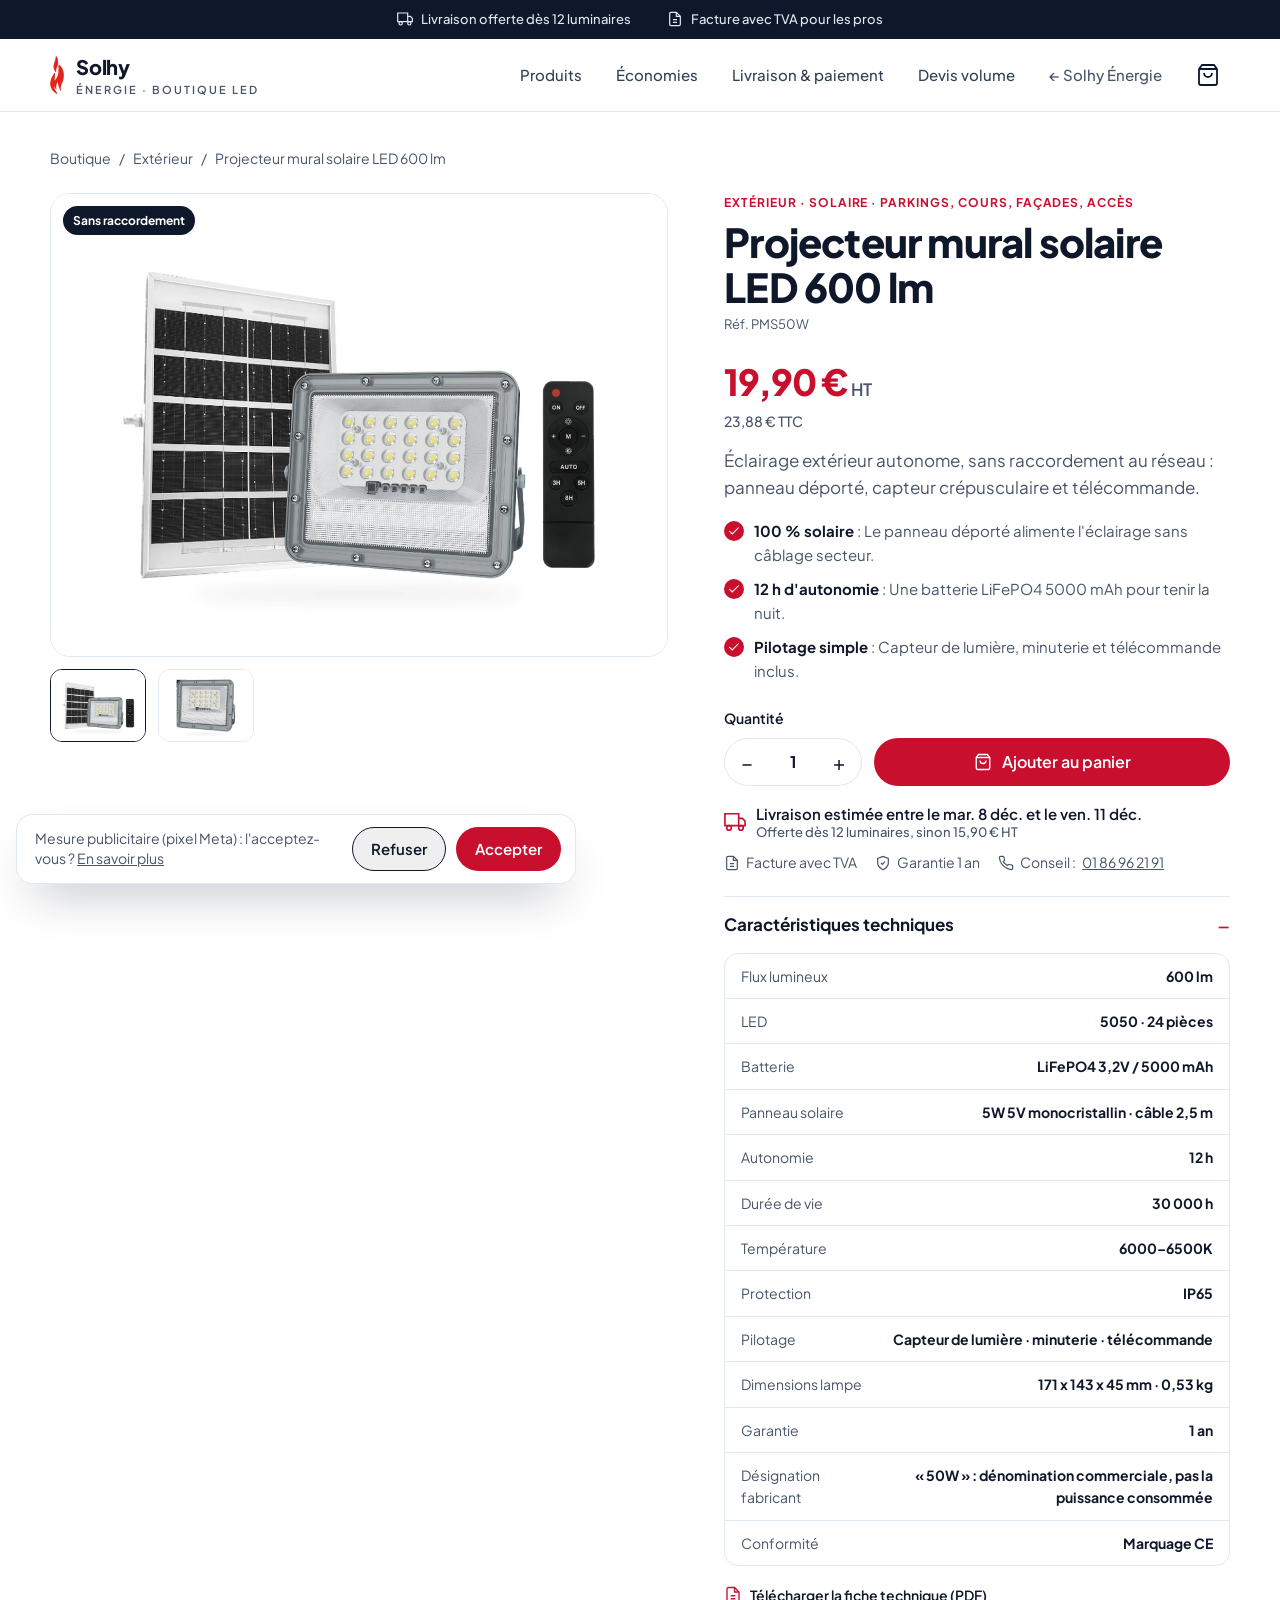
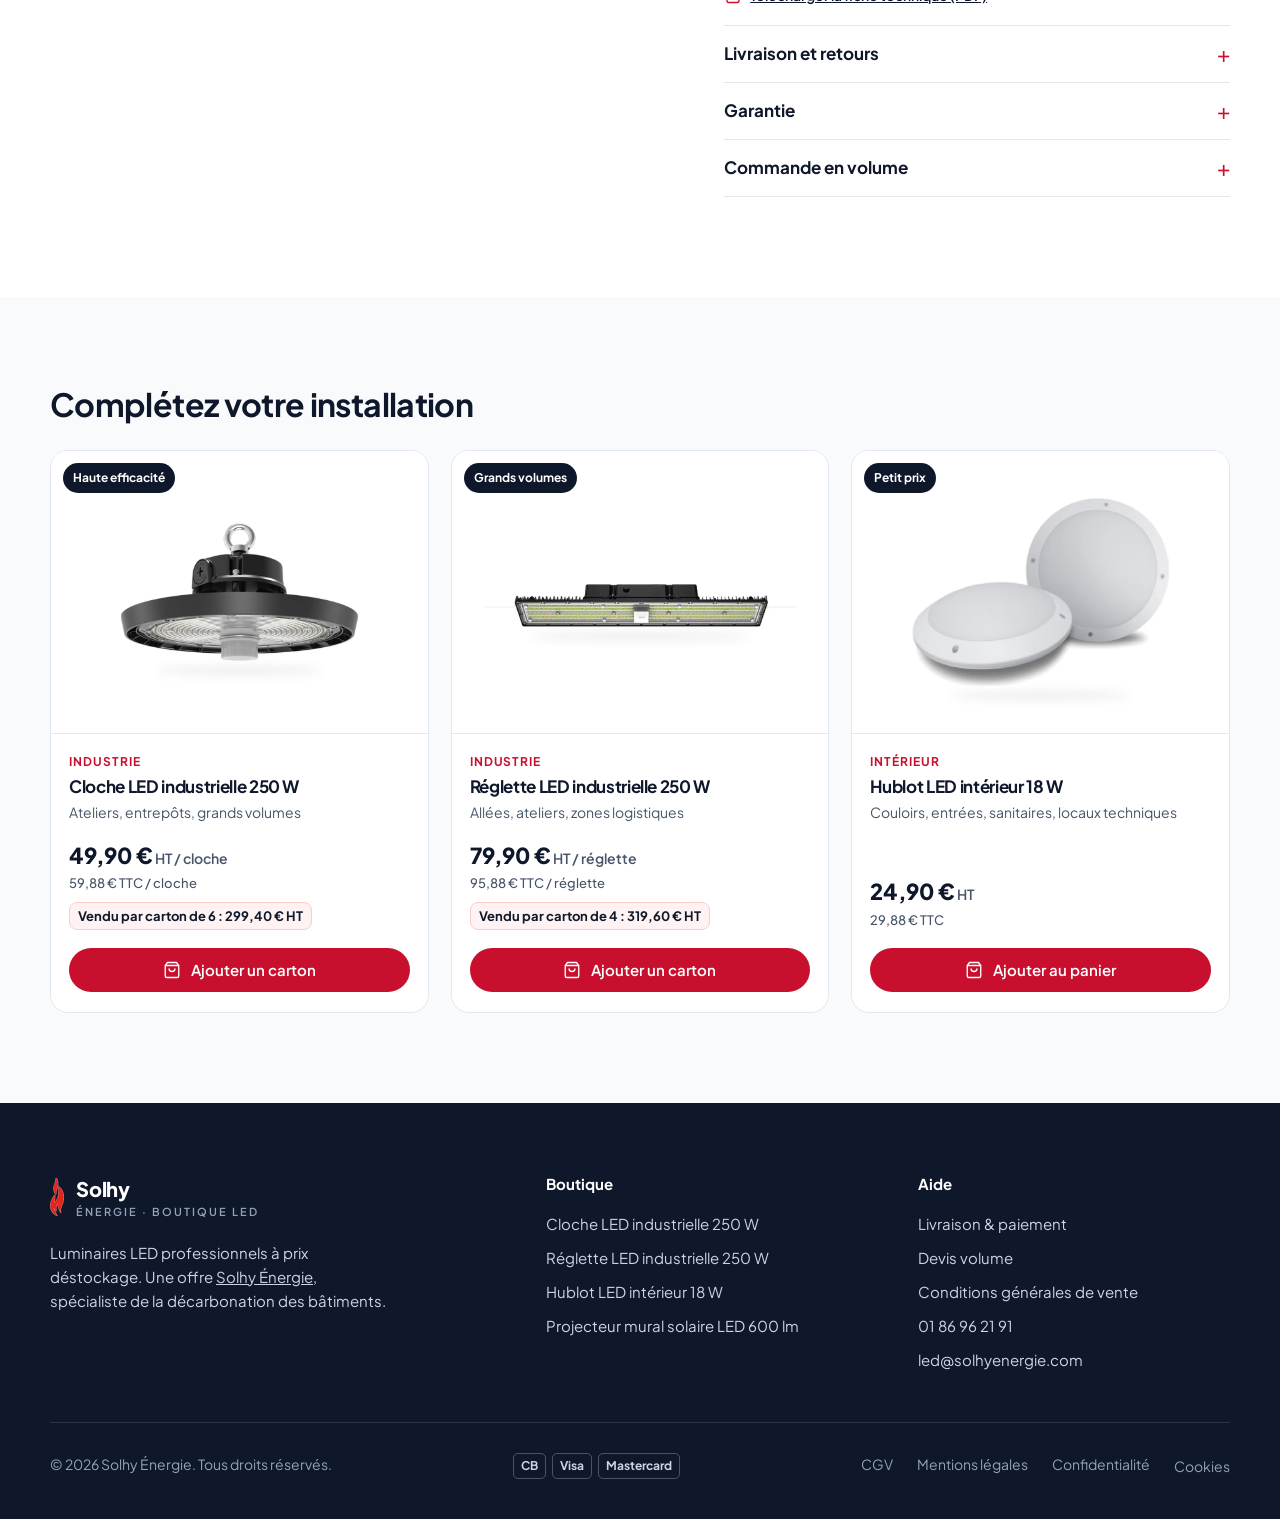
<file: boutique/projecteur-solaire-50w.html>
<!DOCTYPE html>
<html lang="fr">
<head>
<meta charset="UTF-8">
<meta name="viewport" content="width=device-width, initial-scale=1">
<meta name="robots" content="noindex, nofollow">
<title>Projecteur mural solaire LED 600 lm — 19,90 € HT — Solhy Énergie</title>
<meta name="description" content="Projecteur mural solaire LED 600 lm (réf. PMS50W). Éclairage extérieur autonome, sans raccordement au réseau : panneau déporté, capteur crépusculaire et télécommande. 19,90 € HT, livraison directe en 2 à 5 jours ouvrés.">
<link rel="canonical" href="https://www.solhyenergie.com/boutique/projecteur-solaire-50w.html">
<meta property="og:type" content="website">
<meta property="og:title" content="Projecteur mural solaire LED 600 lm — 19,90 € HT — Solhy Énergie">
<meta property="og:description" content="Projecteur mural solaire LED 600 lm (réf. PMS50W). Éclairage extérieur autonome, sans raccordement au réseau : panneau déporté, capteur crépusculaire et télécommande. 19,90 € HT, livraison directe en 2 à 5 jours ouvrés.">
<meta property="og:image" content="https://www.solhyenergie.com/boutique/img/og-projecteur-solaire-50w.jpg">
<script>document.documentElement.classList.add('js')</script>
<script type="application/ld+json">{"@context": "https://schema.org", "@type": "Product", "name": "Projecteur mural solaire LED 600 lm", "sku": "PMS50W", "description": "Éclairage extérieur autonome, sans raccordement au réseau : panneau déporté, capteur crépusculaire et télécommande.", "image": ["https://www.solhyenergie.com/boutique/img/projecteur-solaire-50w.webp", "https://www.solhyenergie.com/boutique/img/projecteur-solaire-50w-detail.webp"], "offers": {"@type": "Offer", "url": "https://www.solhyenergie.com/boutique/projecteur-solaire-50w.html", "priceCurrency": "EUR", "price": "19.90", "eligibleQuantity": {"@type": "QuantitativeValue", "value": 1}, "priceSpecification": {"@type": "UnitPriceSpecification", "price": "19.90", "priceCurrency": "EUR", "valueAddedTaxIncluded": false}, "seller": {"@type": "Organization", "name": "Solhy Énergie"}}}</script>
<meta name="facebook-domain-verification" content="2lmct6w0kwkzdpxnt7ulr8ltv5iluy">
<link rel="icon" href="../assets/logo.png">
<link rel="apple-touch-icon" href="../assets/apple-touch-icon.png">
<link rel="preconnect" href="https://fonts.googleapis.com">
<link rel="preconnect" href="https://fonts.gstatic.com" crossorigin>
<link href="https://fonts.googleapis.com/css2?family=Plus+Jakarta+Sans:wght@400;500;600;700;800&display=swap" rel="stylesheet">
<link rel="stylesheet" href="../assets/style.css">
<link rel="stylesheet" href="boutique.css">
</head>
<body class="shop">
<a class="skip" href="#contenu">Aller au contenu</a>

<div class="announce" role="region" aria-label="Livraison et paiement">
  <div class="container announce-inner">
    <span><svg viewBox="0 0 24 24" fill="none" stroke="currentColor" stroke-width="1.8" aria-hidden="true"><path d="M1 3h15v13H1zM16 8h4l3 3v5h-7z"/><circle cx="5.5" cy="18.5" r="2.5"/><circle cx="18.5" cy="18.5" r="2.5"/></svg>Livraison offerte dès 12 luminaires</span>
    <span data-paiement><svg viewBox="0 0 24 24" fill="none" stroke="currentColor" stroke-width="1.8" aria-hidden="true"><rect x="3" y="11" width="18" height="11" rx="2"/><path d="M7 11V7a5 5 0 0 1 10 0v4"/></svg>Paiement 100 % sécurisé</span>
    <span><svg viewBox="0 0 24 24" fill="none" stroke="currentColor" stroke-width="1.8" aria-hidden="true"><path d="M14 2H6a2 2 0 0 0-2 2v16a2 2 0 0 0 2 2h12a2 2 0 0 0 2-2V8z"/><path d="M14 2v6h6M9 13h6M9 17h6"/></svg>Facture avec TVA pour les pros</span>
  </div>
</div>

<header id="top">
  <div class="container nav">
    <a href="index.html" class="brand" aria-label="Solhy Énergie — boutique LED">
      <img src="../assets/logo.png" alt="" width="14" height="38">
      <span>Solhy<small>Énergie · Boutique LED</small></span>
    </a>
    <ul class="menu" id="menu">
      <li><a href="index.html#produits">Produits</a></li>
      <li><a href="index.html#economies">Économies</a></li>
      <li><a href="index.html#faq">Livraison &amp; paiement</a></li>
      <li><a href="index.html#devis">Devis volume</a></li>
      <li><a href="../index.html" class="menu-back">← Solhy Énergie</a></li>
    </ul>
    <div class="nav-actions">
      <button class="cart-btn" type="button" aria-label="Ouvrir le panier" aria-controls="cart" aria-expanded="false"><svg viewBox="0 0 24 24" fill="none" stroke="currentColor" stroke-width="1.8" aria-hidden="true"><path d="M6 2 3 6v14a2 2 0 0 0 2 2h14a2 2 0 0 0 2-2V6l-3-4z"/><path d="M3 6h18M16 10a4 4 0 0 1-8 0"/></svg><span class="cart-count" hidden>0</span></button>
      <button class="burger" aria-label="Ouvrir le menu" aria-expanded="false" aria-controls="menu"><span></span><span></span><span></span></button>
    </div>
  </div>
</header>

<main id="contenu">
  <section class="pdp" data-pdp="projecteur-solaire-50w">
    <div class="container">
      <nav class="crumb" aria-label="Fil d'Ariane"><a href="index.html">Boutique</a><span aria-hidden="true">/</span><a href="index.html#produits">Extérieur</a><span aria-hidden="true">/</span><span>Projecteur mural solaire LED 600 lm</span></nav>
      <div class="pdp-grid">
        <div class="pdp-head">
          <p class="pcard-cat">Extérieur · solaire · Parkings, cours, façades, accès</p>
          <h1>Projecteur mural solaire LED 600 lm</h1>
          <p class="prod-ref">Réf. PMS50W</p>
          <p class="pdp-price"><strong>19,90 €</strong> HT <span>23,88 € TTC</span></p>
        </div>
        <div class="gallery">
          <div class="gallery-main"><span class="pbadge">Sans raccordement</span><img src="img/projecteur-solaire-50w.webp" alt="Kit projecteur solaire : panneau, projecteur, télécommande" width="1200" height="900"></div>
          <div class="thumbs"><button type="button" data-src="img/projecteur-solaire-50w.webp" data-alt="Kit projecteur solaire : panneau, projecteur, télécommande" aria-label="Image 1 : Kit projecteur solaire : panneau, projecteur, télécommande" aria-current="true"><img src="img/projecteur-solaire-50w.webp" alt="" width="1200" height="900"></button><button type="button" data-src="img/projecteur-solaire-50w-detail.webp" data-alt="Projecteur LED 24 puces" aria-label="Image 2 : Projecteur LED 24 puces"><img src="img/projecteur-solaire-50w-detail.webp" alt="" width="1200" height="900"></button></div>
        </div>
        <div class="pdp-body">
          <p class="pdp-desc">Éclairage extérieur autonome, sans raccordement au réseau : panneau déporté, capteur crépusculaire et télécommande.</p>
          <ul class="benefits"><li><svg viewBox="0 0 24 24" fill="none" stroke="currentColor" stroke-width="1.8" aria-hidden="true"><path d="M20 6 9 17l-5-5"/></svg><span><strong>100 % solaire</strong> : Le panneau déporté alimente l'éclairage sans câblage secteur.</span></li><li><svg viewBox="0 0 24 24" fill="none" stroke="currentColor" stroke-width="1.8" aria-hidden="true"><path d="M20 6 9 17l-5-5"/></svg><span><strong>12 h d'autonomie</strong> : Une batterie LiFePO4 5000 mAh pour tenir la nuit.</span></li><li><svg viewBox="0 0 24 24" fill="none" stroke="currentColor" stroke-width="1.8" aria-hidden="true"><path d="M20 6 9 17l-5-5"/></svg><span><strong>Pilotage simple</strong> : Capteur de lumière, minuterie et télécommande inclus.</span></li></ul>
          <label class="qty-label" for="qty">Quantité</label>
          <div class="pdp-buy">
            <div class="qty"><button type="button" data-step="-1" aria-label="Diminuer">−</button><input id="qty" type="number" min="1" max="999" value="1" inputmode="numeric"><button type="button" data-step="1" aria-label="Augmenter">+</button></div>
            <button class="btn btn-primary" type="button" data-add-pdp><svg viewBox="0 0 24 24" fill="none" stroke="currentColor" stroke-width="1.8" aria-hidden="true"><path d="M6 2 3 6v14a2 2 0 0 0 2 2h14a2 2 0 0 0 2-2V6l-3-4z"/><path d="M3 6h18M16 10a4 4 0 0 1-8 0"/></svg>Ajouter au panier</button>
          </div>
          <button class="btn btn-ghost btn-block" type="button" data-buy-now data-paiement>Acheter maintenant</button>
          <p class="eta"><svg viewBox="0 0 24 24" fill="none" stroke="currentColor" stroke-width="1.8" aria-hidden="true"><path d="M1 3h15v13H1zM16 8h4l3 3v5h-7z"/><circle cx="5.5" cy="18.5" r="2.5"/><circle cx="18.5" cy="18.5" r="2.5"/></svg><span><span data-eta>Livraison en 2 à 5 jours ouvrés</span><small>Offerte dès 12 luminaires, sinon 15,90 € HT</small></span></p>
          <ul class="mini-trust"><li data-paiement><svg viewBox="0 0 24 24" fill="none" stroke="currentColor" stroke-width="1.8" aria-hidden="true"><rect x="3" y="11" width="18" height="11" rx="2"/><path d="M7 11V7a5 5 0 0 1 10 0v4"/></svg>Paiement sécurisé Stripe</li><li><svg viewBox="0 0 24 24" fill="none" stroke="currentColor" stroke-width="1.8" aria-hidden="true"><path d="M14 2H6a2 2 0 0 0-2 2v16a2 2 0 0 0 2 2h12a2 2 0 0 0 2-2V8z"/><path d="M14 2v6h6M9 13h6M9 17h6"/></svg>Facture avec TVA</li><li><svg viewBox="0 0 24 24" fill="none" stroke="currentColor" stroke-width="1.8" aria-hidden="true"><path d="M12 22s8-4 8-10V5l-8-3-8 3v7c0 6 8 10 8 10Z"/><path d="m9 12 2 2 4-4"/></svg>Garantie 1 an</li><li><svg viewBox="0 0 24 24" fill="none" stroke="currentColor" stroke-width="1.8" aria-hidden="true"><path d="M22 16.9v3a2 2 0 0 1-2.2 2 19.8 19.8 0 0 1-8.6-3.1 19.5 19.5 0 0 1-6-6A19.8 19.8 0 0 1 2.1 4.2 2 2 0 0 1 4.1 2h3a2 2 0 0 1 2 1.7c.1 1 .4 1.9.7 2.8a2 2 0 0 1-.5 2.1L8 9.9a16 16 0 0 0 6 6l1.3-1.3a2 2 0 0 1 2.1-.4c.9.3 1.8.6 2.8.7a2 2 0 0 1 1.7 2Z"/></svg>Conseil : <a href="tel:+33186962191">01 86 96 21 91</a></li></ul>
          
          <div class="acc">
            <details open><summary>Caractéristiques techniques</summary>
              <div class="spec" role="list">
                <div class="spec-row" role="listitem"><span>Flux lumineux</span><strong>600 lm</strong></div>
                <div class="spec-row" role="listitem"><span>LED</span><strong>5050 · 24 pièces</strong></div>
                <div class="spec-row" role="listitem"><span>Batterie</span><strong>LiFePO4 3,2V / 5000 mAh</strong></div>
                <div class="spec-row" role="listitem"><span>Panneau solaire</span><strong>5W 5V monocristallin · câble 2,5 m</strong></div>
                <div class="spec-row" role="listitem"><span>Autonomie</span><strong>12 h</strong></div>
                <div class="spec-row" role="listitem"><span>Durée de vie</span><strong>30 000 h</strong></div>
                <div class="spec-row" role="listitem"><span>Température</span><strong>6000–6500K</strong></div>
                <div class="spec-row" role="listitem"><span>Protection</span><strong>IP65</strong></div>
                <div class="spec-row" role="listitem"><span>Pilotage</span><strong>Capteur de lumière · minuterie · télécommande</strong></div>
                <div class="spec-row" role="listitem"><span>Dimensions lampe</span><strong>171 x 143 x 45 mm · 0,53 kg</strong></div>
                <div class="spec-row" role="listitem"><span>Garantie</span><strong>1 an</strong></div>
                <div class="spec-row" role="listitem"><span>Désignation fabricant</span><strong>« 50W » : dénomination commerciale, pas la puissance consommée</strong></div>
                <div class="spec-row" role="listitem"><span>Conformité</span><strong>Marquage CE</strong></div>
              </div>
              <a class="doc" href="fiches/projecteur-solaire-50w.pdf" download><svg viewBox="0 0 24 24" fill="none" stroke="currentColor" stroke-width="1.8" aria-hidden="true"><path d="M14 2H6a2 2 0 0 0-2 2v16a2 2 0 0 0 2 2h12a2 2 0 0 0 2-2V8z"/><path d="M14 2v6h6M9 13h6M9 17h6"/></svg>Télécharger la fiche technique (PDF)</a>
            </details>
            <details><summary>Livraison et retours</summary><p>Livraison offerte dès 12 luminaires, sinon 15,90 € HT par commande. Expédition directe par notre partenaire logistique, en France métropolitaine, sous 2 à 5 jours ouvrés. Produit défectueux ou non conforme échangé ou remboursé. Voir nos <a href="cgv.html">CGV</a>.</p></details>
            <details><summary>Garantie</summary><p>Garantie 1 an contre tout défaut de fabrication, en plus de la garantie légale des vices cachés. Éco-participation incluse dans le prix.</p></details>
            <details><summary>Commande en volume</summary><p>Pour un site entier ou plusieurs références, nous établissons un devis sous 48 h ouvrées, avec paiement par virement. <a href="index.html#devis" data-devis-produit="Projecteur mural solaire LED 600 lm">Demander un devis</a>.</p></details>
          </div>
        </div>
      </div>
    </div>
  </section>

  <section class="alt related">
    <div class="container">
      <h2 class="h-sm reveal">Complétez votre installation</h2>
<div class="pgrid">
  <article class="pcard reveal" data-cat="industrie">
    <a class="pcard-media" href="cloche-led-250w.html" tabindex="-1" aria-hidden="true">
      <span class="pbadge">Haute efficacité</span>
      <img src="img/cloche-led-250w.webp" alt="" width="1200" height="900" loading="lazy">
      <img class="alt-img" src="img/ambiance-cloches.webp" alt="" width="1200" height="900" loading="lazy">
    </a>
    <div class="pcard-body">
      <p class="pcard-cat">Industrie</p>
      <h3><a href="cloche-led-250w.html">Cloche LED industrielle 250 W</a></h3>
      <p class="pcard-usage">Ateliers, entrepôts, grands volumes</p>
      <p class="pcard-price"><strong>49,90 €</strong> HT / cloche <span>59,88 € TTC / cloche</span><em class="lot">Vendu par carton de 6 : 299,40 € HT</em></p>
      <button class="btn btn-primary btn-sm btn-block" type="button" data-add="cloche-led-250w" aria-label="Ajouter un carton de 6 au panier"><svg viewBox="0 0 24 24" fill="none" stroke="currentColor" stroke-width="1.8" aria-hidden="true"><path d="M6 2 3 6v14a2 2 0 0 0 2 2h14a2 2 0 0 0 2-2V6l-3-4z"/><path d="M3 6h18M16 10a4 4 0 0 1-8 0"/></svg>Ajouter un carton</button>
    </div>
  </article>
  <article class="pcard reveal" data-cat="industrie">
    <a class="pcard-media" href="reglette-led-250w.html" tabindex="-1" aria-hidden="true">
      <span class="pbadge">Grands volumes</span>
      <img src="img/reglette-led-250w.webp" alt="" width="1200" height="900" loading="lazy">
      <img class="alt-img" src="img/ambiance-reglettes.webp" alt="" width="1200" height="900" loading="lazy">
    </a>
    <div class="pcard-body">
      <p class="pcard-cat">Industrie</p>
      <h3><a href="reglette-led-250w.html">Réglette LED industrielle 250 W</a></h3>
      <p class="pcard-usage">Allées, ateliers, zones logistiques</p>
      <p class="pcard-price"><strong>79,90 €</strong> HT / réglette <span>95,88 € TTC / réglette</span><em class="lot">Vendu par carton de 4 : 319,60 € HT</em></p>
      <button class="btn btn-primary btn-sm btn-block" type="button" data-add="reglette-led-250w" aria-label="Ajouter un carton de 4 au panier"><svg viewBox="0 0 24 24" fill="none" stroke="currentColor" stroke-width="1.8" aria-hidden="true"><path d="M6 2 3 6v14a2 2 0 0 0 2 2h14a2 2 0 0 0 2-2V6l-3-4z"/><path d="M3 6h18M16 10a4 4 0 0 1-8 0"/></svg>Ajouter un carton</button>
    </div>
  </article>
  <article class="pcard reveal" data-cat="interieur">
    <a class="pcard-media" href="hublot-led-18w.html" tabindex="-1" aria-hidden="true">
      <span class="pbadge">Petit prix</span>
      <img src="img/hublot-led-18w.webp" alt="" width="1200" height="900" loading="lazy">
      <img class="alt-img" src="img/hublot-led-18w-pose.webp" alt="" width="1200" height="900" loading="lazy">
    </a>
    <div class="pcard-body">
      <p class="pcard-cat">Intérieur</p>
      <h3><a href="hublot-led-18w.html">Hublot LED intérieur 18 W</a></h3>
      <p class="pcard-usage">Couloirs, entrées, sanitaires, locaux techniques</p>
      <p class="pcard-price"><strong>24,90 €</strong> HT <span>29,88 € TTC</span></p>
      <button class="btn btn-primary btn-sm btn-block" type="button" data-add="hublot-led-18w"><svg viewBox="0 0 24 24" fill="none" stroke="currentColor" stroke-width="1.8" aria-hidden="true"><path d="M6 2 3 6v14a2 2 0 0 0 2 2h14a2 2 0 0 0 2-2V6l-3-4z"/><path d="M3 6h18M16 10a4 4 0 0 1-8 0"/></svg>Ajouter au panier</button>
    </div>
  </article>
</div>
    </div>
  </section>

  <div class="sticky-atc" aria-hidden="true">
    <div class="container sticky-inner">
      <img src="img/projecteur-solaire-50w.webp" alt="" width="1200" height="900">
      <p><strong>Projecteur mural solaire LED 600 lm</strong><span>19,90 € HT</span></p>
      <button class="btn btn-primary btn-sm" type="button" data-add-pdp tabindex="-1">Ajouter au panier</button>
    </div>
  </div>
</main>

<div class="cart-overlay" hidden></div>
<aside id="cart" class="cart is-empty" aria-label="Panier" aria-hidden="true">
  <div class="cart-head">
    <h2>Votre panier</h2>
    <button class="cart-close" type="button" aria-label="Fermer le panier">&times;</button>
  </div>
  <ul class="cart-items" aria-live="polite"></ul>
  <div class="cart-empty">
    <p>Votre panier est vide.</p>
    <a href="index.html#produits" class="btn btn-ghost btn-sm" data-close>Voir les produits</a>
  </div>
  <div class="cart-foot">
    <div class="ship" data-ship aria-live="polite"></div>
    <dl class="cart-totals">
      <div><dt>Sous-total HT</dt><dd data-ht></dd></div>
      <div><dt>Livraison</dt><dd data-livraison></dd></div>
      <div><dt>TVA 20 %</dt><dd data-tva></dd></div>
      <div class="total"><dt>Total TTC</dt><dd data-ttc></dd></div>
    </dl>
    <button class="btn btn-primary btn-block" type="button" data-checkout>Passer commande <svg viewBox="0 0 24 24" fill="none" stroke="currentColor" stroke-width="2" aria-hidden="true"><path d="M5 12h14M13 6l6 6-6 6"/></svg></button>
    <p class="cart-msg" role="alert" hidden>Le paiement en ligne est momentanément indisponible. <a href="index.html#devis" data-devis>Envoyez-nous votre panier</a> : nous vous adressons un devis sous 48 h ouvrées.</p>
    <p class="pay" data-paiement><span>CB</span><span>Visa</span><span>Mastercard</span> Paiement sécurisé par Stripe</p>
  </div>
</aside>

<div class="consent" id="consent" role="region" aria-label="Cookies" hidden>
  <p>Mesure publicitaire (pixel Meta) : l'acceptez-vous ? <a href="../mentions-legales.html#cookies">En savoir plus</a></p>
  <div><button class="btn btn-ghost btn-sm" type="button" data-consent="non">Refuser</button><button class="btn btn-primary btn-sm" type="button" data-consent="oui">Accepter</button></div>
</div>

<footer>
  <div class="container">
    <div class="foot-grid">
      <div>
        <a href="index.html" class="brand"><img src="../assets/logo.png" alt="" width="14" height="38"><span>Solhy<small>Énergie · Boutique LED</small></span></a>
        <p style="margin-top:20px;max-width:340px">Luminaires LED professionnels à prix déstockage. Une offre <a href="../index.html" style="text-decoration:underline">Solhy Énergie</a>, spécialiste de la décarbonation des bâtiments.</p>
      </div>
      <div>
        <h2 class="foot-h">Boutique</h2>
        <ul><li><a href="cloche-led-250w.html">Cloche LED industrielle 250 W</a></li><li><a href="reglette-led-250w.html">Réglette LED industrielle 250 W</a></li><li><a href="hublot-led-18w.html">Hublot LED intérieur 18 W</a></li><li><a href="projecteur-solaire-50w.html">Projecteur mural solaire LED 600 lm</a></li></ul>
      </div>
      <div>
        <h2 class="foot-h">Aide</h2>
        <ul><li><a href="index.html#faq">Livraison &amp; paiement</a></li><li><a href="index.html#devis">Devis volume</a></li><li><a href="cgv.html">Conditions générales de vente</a></li><li><a href="tel:+33186962191">01 86 96 21 91</a></li><li><a href="mailto:led@solhyenergie.com">led@solhyenergie.com</a></li></ul>
      </div>
    </div>
    <div class="foot-bottom">
      <span>© <span id="year">2026</span> Solhy Énergie. Tous droits réservés.</span>
      <p class="pay pay-dark"><span>CB</span><span>Visa</span><span>Mastercard</span></p>
      <nav><a href="cgv.html">CGV</a><a href="../mentions-legales.html">Mentions légales</a><a href="../mentions-legales.html#confidentialite">Confidentialité</a><button type="button" class="linklike" data-cookies>Cookies</button></nav>
    </div>
  </div>
</footer>

<script src="../assets/main.js"></script>
<script src="catalogue.js"></script>
<script src="boutique.js"></script>
</body>
</html>
</file>
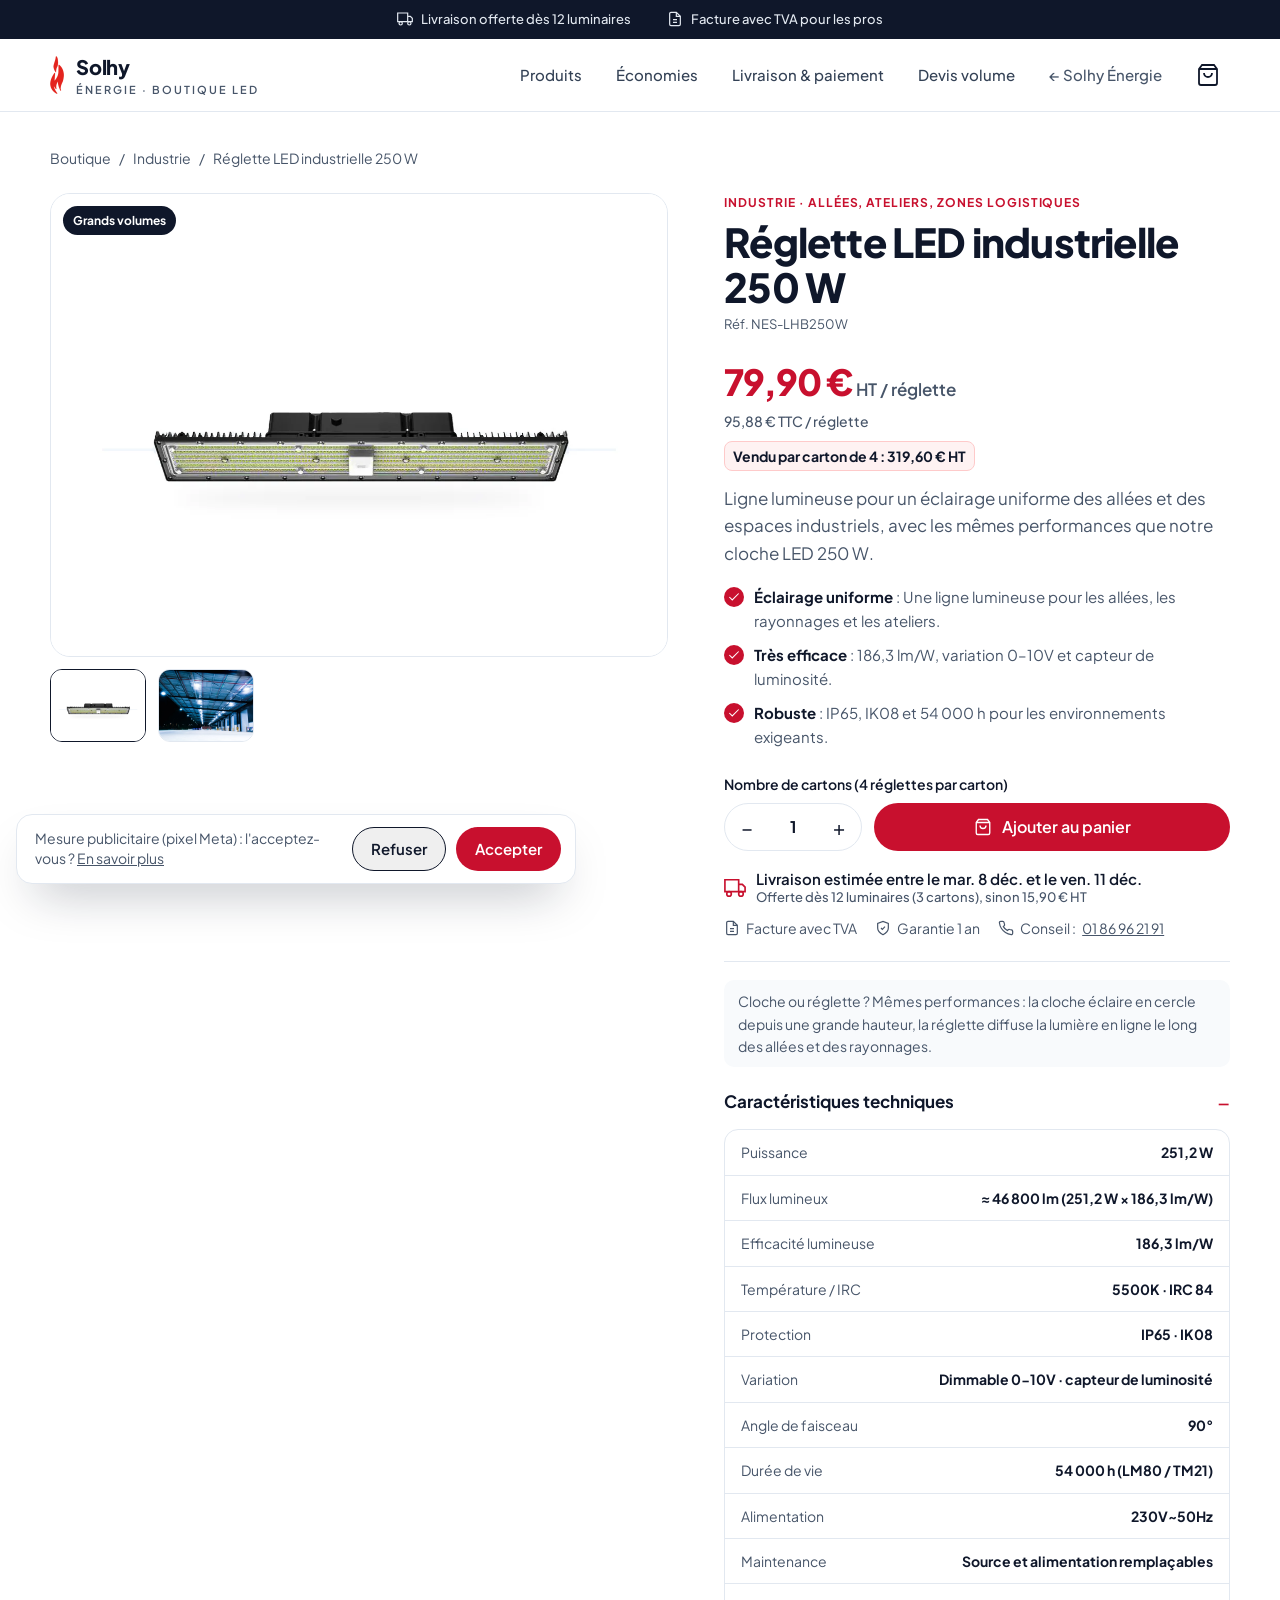
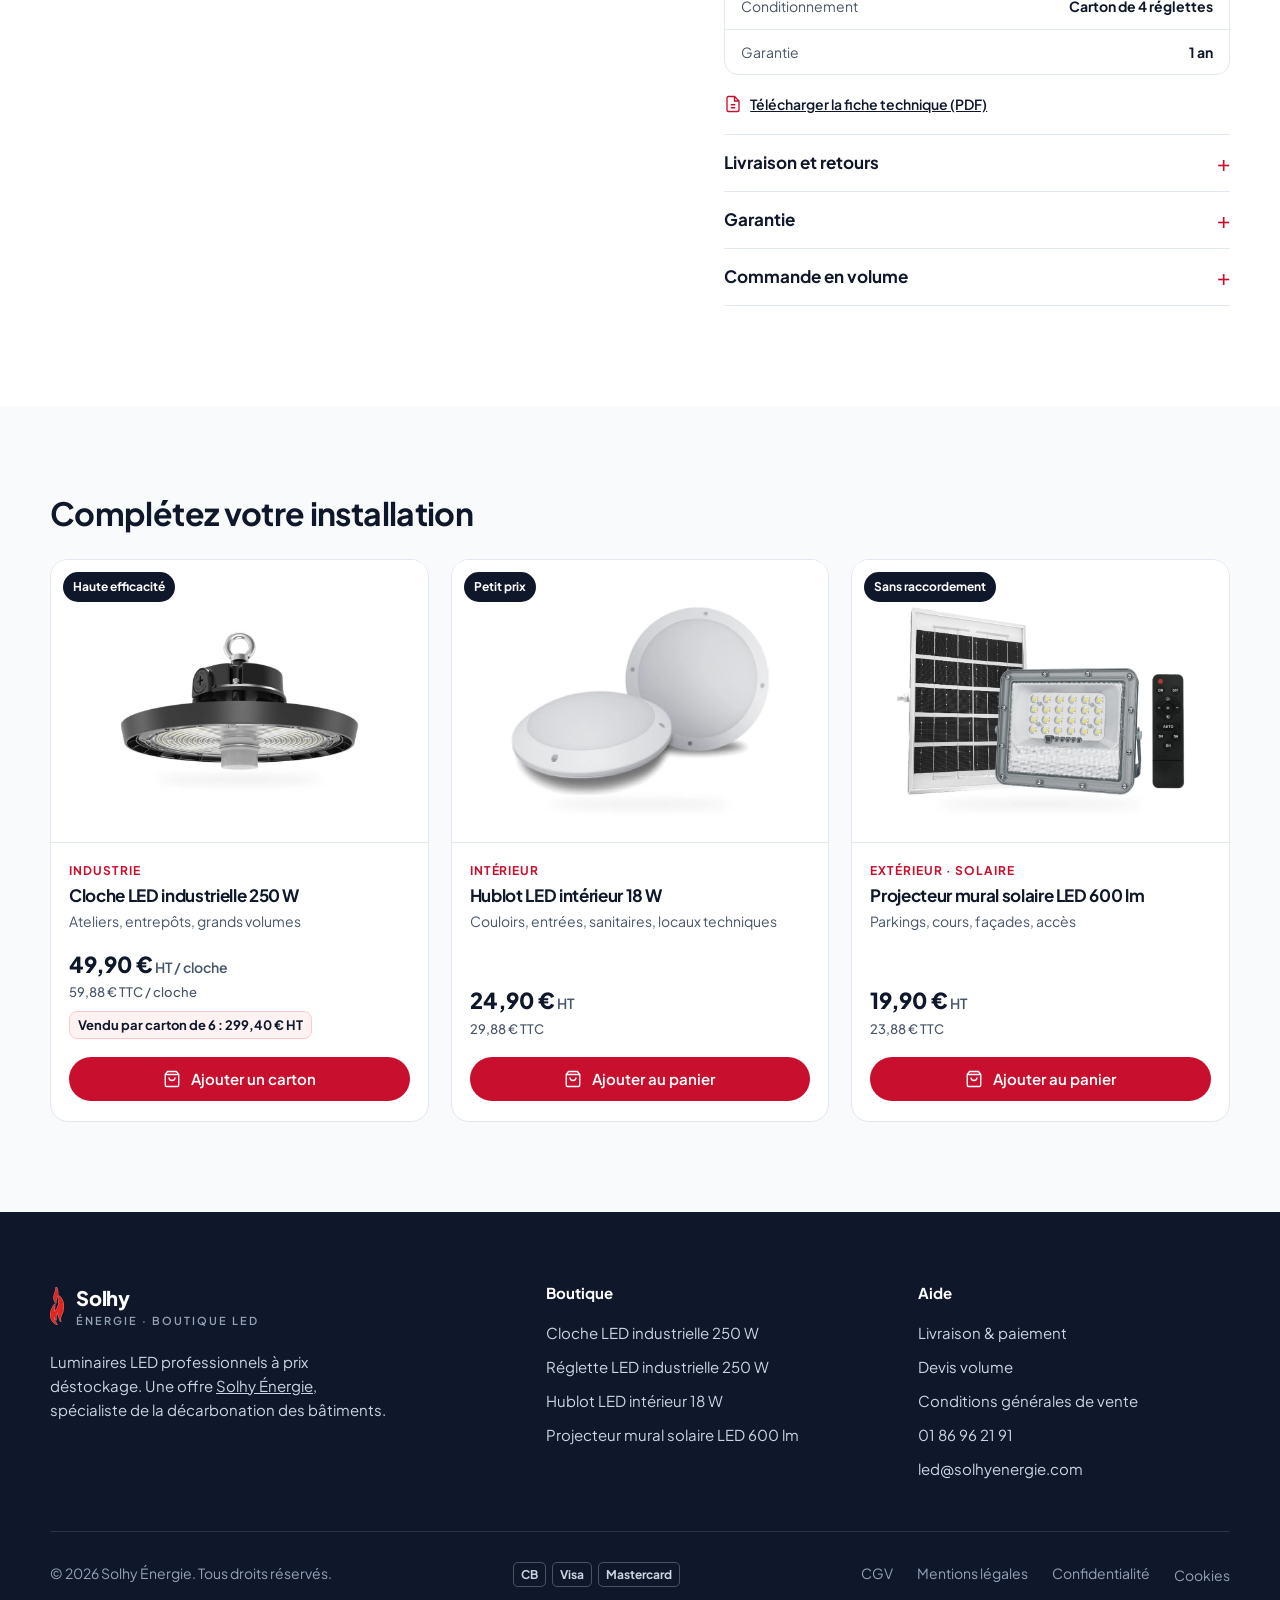
<file: boutique/reglette-led-250w.html>
<!DOCTYPE html>
<html lang="fr">
<head>
<meta charset="UTF-8">
<meta name="viewport" content="width=device-width, initial-scale=1">
<meta name="robots" content="noindex, nofollow">
<title>Réglette LED industrielle 250 W — 79,90 € HT — Solhy Énergie</title>
<meta name="description" content="Réglette LED industrielle 250 W (réf. NES-LHB250W). Ligne lumineuse pour un éclairage uniforme des allées et des espaces industriels, avec les mêmes performances que notre cloche LED 250 W. 79,90 € HT, livraison directe en 2 à 5 jours ouvrés.">
<link rel="canonical" href="https://www.solhyenergie.com/boutique/reglette-led-250w.html">
<meta property="og:type" content="website">
<meta property="og:title" content="Réglette LED industrielle 250 W — 79,90 € HT — Solhy Énergie">
<meta property="og:description" content="Réglette LED industrielle 250 W (réf. NES-LHB250W). Ligne lumineuse pour un éclairage uniforme des allées et des espaces industriels, avec les mêmes performances que notre cloche LED 250 W. 79,90 € HT, livraison directe en 2 à 5 jours ouvrés.">
<meta property="og:image" content="https://www.solhyenergie.com/boutique/img/og-reglette-led-250w.jpg">
<script>document.documentElement.classList.add('js')</script>
<script type="application/ld+json">{"@context": "https://schema.org", "@type": "Product", "name": "Réglette LED industrielle 250 W", "sku": "NES-LHB250W", "description": "Ligne lumineuse pour un éclairage uniforme des allées et des espaces industriels, avec les mêmes performances que notre cloche LED 250 W.", "image": ["https://www.solhyenergie.com/boutique/img/reglette-led-250w.webp", "https://www.solhyenergie.com/boutique/img/ambiance-reglettes.webp"], "offers": {"@type": "Offer", "url": "https://www.solhyenergie.com/boutique/reglette-led-250w.html", "priceCurrency": "EUR", "price": "319.60", "eligibleQuantity": {"@type": "QuantitativeValue", "value": 4}, "priceSpecification": {"@type": "UnitPriceSpecification", "price": "319.60", "priceCurrency": "EUR", "valueAddedTaxIncluded": false}, "seller": {"@type": "Organization", "name": "Solhy Énergie"}}}</script>
<meta name="facebook-domain-verification" content="2lmct6w0kwkzdpxnt7ulr8ltv5iluy">
<link rel="icon" href="../assets/logo.png">
<link rel="apple-touch-icon" href="../assets/apple-touch-icon.png">
<link rel="preconnect" href="https://fonts.googleapis.com">
<link rel="preconnect" href="https://fonts.gstatic.com" crossorigin>
<link href="https://fonts.googleapis.com/css2?family=Plus+Jakarta+Sans:wght@400;500;600;700;800&display=swap" rel="stylesheet">
<link rel="stylesheet" href="../assets/style.css">
<link rel="stylesheet" href="boutique.css">
</head>
<body class="shop">
<a class="skip" href="#contenu">Aller au contenu</a>

<div class="announce" role="region" aria-label="Livraison et paiement">
  <div class="container announce-inner">
    <span><svg viewBox="0 0 24 24" fill="none" stroke="currentColor" stroke-width="1.8" aria-hidden="true"><path d="M1 3h15v13H1zM16 8h4l3 3v5h-7z"/><circle cx="5.5" cy="18.5" r="2.5"/><circle cx="18.5" cy="18.5" r="2.5"/></svg>Livraison offerte dès 12 luminaires</span>
    <span data-paiement><svg viewBox="0 0 24 24" fill="none" stroke="currentColor" stroke-width="1.8" aria-hidden="true"><rect x="3" y="11" width="18" height="11" rx="2"/><path d="M7 11V7a5 5 0 0 1 10 0v4"/></svg>Paiement 100 % sécurisé</span>
    <span><svg viewBox="0 0 24 24" fill="none" stroke="currentColor" stroke-width="1.8" aria-hidden="true"><path d="M14 2H6a2 2 0 0 0-2 2v16a2 2 0 0 0 2 2h12a2 2 0 0 0 2-2V8z"/><path d="M14 2v6h6M9 13h6M9 17h6"/></svg>Facture avec TVA pour les pros</span>
  </div>
</div>

<header id="top">
  <div class="container nav">
    <a href="index.html" class="brand" aria-label="Solhy Énergie — boutique LED">
      <img src="../assets/logo.png" alt="" width="14" height="38">
      <span>Solhy<small>Énergie · Boutique LED</small></span>
    </a>
    <ul class="menu" id="menu">
      <li><a href="index.html#produits">Produits</a></li>
      <li><a href="index.html#economies">Économies</a></li>
      <li><a href="index.html#faq">Livraison &amp; paiement</a></li>
      <li><a href="index.html#devis">Devis volume</a></li>
      <li><a href="../index.html" class="menu-back">← Solhy Énergie</a></li>
    </ul>
    <div class="nav-actions">
      <button class="cart-btn" type="button" aria-label="Ouvrir le panier" aria-controls="cart" aria-expanded="false"><svg viewBox="0 0 24 24" fill="none" stroke="currentColor" stroke-width="1.8" aria-hidden="true"><path d="M6 2 3 6v14a2 2 0 0 0 2 2h14a2 2 0 0 0 2-2V6l-3-4z"/><path d="M3 6h18M16 10a4 4 0 0 1-8 0"/></svg><span class="cart-count" hidden>0</span></button>
      <button class="burger" aria-label="Ouvrir le menu" aria-expanded="false" aria-controls="menu"><span></span><span></span><span></span></button>
    </div>
  </div>
</header>

<main id="contenu">
  <section class="pdp" data-pdp="reglette-led-250w">
    <div class="container">
      <nav class="crumb" aria-label="Fil d'Ariane"><a href="index.html">Boutique</a><span aria-hidden="true">/</span><a href="index.html#produits">Industrie</a><span aria-hidden="true">/</span><span>Réglette LED industrielle 250 W</span></nav>
      <div class="pdp-grid">
        <div class="pdp-head">
          <p class="pcard-cat">Industrie · Allées, ateliers, zones logistiques</p>
          <h1>Réglette LED industrielle 250 W</h1>
          <p class="prod-ref">Réf. NES-LHB250W</p>
          <p class="pdp-price"><strong>79,90 €</strong> HT / réglette <span>95,88 € TTC / réglette</span><em class="lot">Vendu par carton de 4 : 319,60 € HT</em></p>
        </div>
        <div class="gallery">
          <div class="gallery-main"><span class="pbadge">Grands volumes</span><img src="img/reglette-led-250w.webp" alt="Réglette LED industrielle 250 W" width="1200" height="900"></div>
          <div class="thumbs"><button type="button" data-src="img/reglette-led-250w.webp" data-alt="Réglette LED industrielle 250 W" aria-label="Image 1 : Réglette LED industrielle 250 W" aria-current="true"><img src="img/reglette-led-250w.webp" alt="" width="1200" height="900"></button><button type="button" data-src="img/ambiance-reglettes.webp" data-alt="Quai logistique éclairé par des luminaires LED" aria-label="Image 2 : Quai logistique éclairé par des luminaires LED"><img src="img/ambiance-reglettes.webp" alt="" width="1200" height="900"></button></div>
        </div>
        <div class="pdp-body">
          <p class="pdp-desc">Ligne lumineuse pour un éclairage uniforme des allées et des espaces industriels, avec les mêmes performances que notre cloche LED 250 W.</p>
          <ul class="benefits"><li><svg viewBox="0 0 24 24" fill="none" stroke="currentColor" stroke-width="1.8" aria-hidden="true"><path d="M20 6 9 17l-5-5"/></svg><span><strong>Éclairage uniforme</strong> : Une ligne lumineuse pour les allées, les rayonnages et les ateliers.</span></li><li><svg viewBox="0 0 24 24" fill="none" stroke="currentColor" stroke-width="1.8" aria-hidden="true"><path d="M20 6 9 17l-5-5"/></svg><span><strong>Très efficace</strong> : 186,3 lm/W, variation 0–10V et capteur de luminosité.</span></li><li><svg viewBox="0 0 24 24" fill="none" stroke="currentColor" stroke-width="1.8" aria-hidden="true"><path d="M20 6 9 17l-5-5"/></svg><span><strong>Robuste</strong> : IP65, IK08 et 54 000 h pour les environnements exigeants.</span></li></ul>
          <label class="qty-label" for="qty">Nombre de cartons (4 réglettes par carton)</label>
          <div class="pdp-buy">
            <div class="qty"><button type="button" data-step="-1" aria-label="Diminuer">−</button><input id="qty" type="number" min="1" max="999" value="1" inputmode="numeric"><button type="button" data-step="1" aria-label="Augmenter">+</button></div>
            <button class="btn btn-primary" type="button" data-add-pdp><svg viewBox="0 0 24 24" fill="none" stroke="currentColor" stroke-width="1.8" aria-hidden="true"><path d="M6 2 3 6v14a2 2 0 0 0 2 2h14a2 2 0 0 0 2-2V6l-3-4z"/><path d="M3 6h18M16 10a4 4 0 0 1-8 0"/></svg>Ajouter au panier</button>
          </div>
          <button class="btn btn-ghost btn-block" type="button" data-buy-now data-paiement>Acheter maintenant</button>
          <p class="eta"><svg viewBox="0 0 24 24" fill="none" stroke="currentColor" stroke-width="1.8" aria-hidden="true"><path d="M1 3h15v13H1zM16 8h4l3 3v5h-7z"/><circle cx="5.5" cy="18.5" r="2.5"/><circle cx="18.5" cy="18.5" r="2.5"/></svg><span><span data-eta>Livraison en 2 à 5 jours ouvrés</span><small>Offerte dès 12 luminaires (3 cartons), sinon 15,90 € HT</small></span></p>
          <ul class="mini-trust"><li data-paiement><svg viewBox="0 0 24 24" fill="none" stroke="currentColor" stroke-width="1.8" aria-hidden="true"><rect x="3" y="11" width="18" height="11" rx="2"/><path d="M7 11V7a5 5 0 0 1 10 0v4"/></svg>Paiement sécurisé Stripe</li><li><svg viewBox="0 0 24 24" fill="none" stroke="currentColor" stroke-width="1.8" aria-hidden="true"><path d="M14 2H6a2 2 0 0 0-2 2v16a2 2 0 0 0 2 2h12a2 2 0 0 0 2-2V8z"/><path d="M14 2v6h6M9 13h6M9 17h6"/></svg>Facture avec TVA</li><li><svg viewBox="0 0 24 24" fill="none" stroke="currentColor" stroke-width="1.8" aria-hidden="true"><path d="M12 22s8-4 8-10V5l-8-3-8 3v7c0 6 8 10 8 10Z"/><path d="m9 12 2 2 4-4"/></svg>Garantie 1 an</li><li><svg viewBox="0 0 24 24" fill="none" stroke="currentColor" stroke-width="1.8" aria-hidden="true"><path d="M22 16.9v3a2 2 0 0 1-2.2 2 19.8 19.8 0 0 1-8.6-3.1 19.5 19.5 0 0 1-6-6A19.8 19.8 0 0 1 2.1 4.2 2 2 0 0 1 4.1 2h3a2 2 0 0 1 2 1.7c.1 1 .4 1.9.7 2.8a2 2 0 0 1-.5 2.1L8 9.9a16 16 0 0 0 6 6l1.3-1.3a2 2 0 0 1 2.1-.4c.9.3 1.8.6 2.8.7a2 2 0 0 1 1.7 2Z"/></svg>Conseil : <a href="tel:+33186962191">01 86 96 21 91</a></li></ul>
          <p class="pdp-note">Cloche ou réglette ? Mêmes performances : la cloche éclaire en cercle depuis une grande hauteur, la réglette diffuse la lumière en ligne le long des allées et des rayonnages.</p>
          <div class="acc">
            <details open><summary>Caractéristiques techniques</summary>
              <div class="spec" role="list">
                <div class="spec-row" role="listitem"><span>Puissance</span><strong>251,2 W</strong></div>
                <div class="spec-row" role="listitem"><span>Flux lumineux</span><strong>≈ 46 800 lm (251,2 W × 186,3 lm/W)</strong></div>
                <div class="spec-row" role="listitem"><span>Efficacité lumineuse</span><strong>186,3 lm/W</strong></div>
                <div class="spec-row" role="listitem"><span>Température / IRC</span><strong>5500K · IRC 84</strong></div>
                <div class="spec-row" role="listitem"><span>Protection</span><strong>IP65 · IK08</strong></div>
                <div class="spec-row" role="listitem"><span>Variation</span><strong>Dimmable 0-10V · capteur de luminosité</strong></div>
                <div class="spec-row" role="listitem"><span>Angle de faisceau</span><strong>90°</strong></div>
                <div class="spec-row" role="listitem"><span>Durée de vie</span><strong>54 000 h (LM80 / TM21)</strong></div>
                <div class="spec-row" role="listitem"><span>Alimentation</span><strong>230V~50Hz</strong></div>
                <div class="spec-row" role="listitem"><span>Maintenance</span><strong>Source et alimentation remplaçables</strong></div>
                <div class="spec-row" role="listitem"><span>Conditionnement</span><strong>Carton de 4 réglettes</strong></div>
                <div class="spec-row" role="listitem"><span>Garantie</span><strong>1 an</strong></div>
              </div>
              <a class="doc" href="fiches/reglette-led-250w.pdf" download><svg viewBox="0 0 24 24" fill="none" stroke="currentColor" stroke-width="1.8" aria-hidden="true"><path d="M14 2H6a2 2 0 0 0-2 2v16a2 2 0 0 0 2 2h12a2 2 0 0 0 2-2V8z"/><path d="M14 2v6h6M9 13h6M9 17h6"/></svg>Télécharger la fiche technique (PDF)</a>
            </details>
            <details><summary>Livraison et retours</summary><p>Livraison offerte dès 12 luminaires, sinon 15,90 € HT par commande. Expédition directe par notre partenaire logistique, en France métropolitaine, sous 2 à 5 jours ouvrés. Produit défectueux ou non conforme échangé ou remboursé. Voir nos <a href="cgv.html">CGV</a>.</p></details>
            <details><summary>Garantie</summary><p>Garantie 1 an contre tout défaut de fabrication, en plus de la garantie légale des vices cachés. Éco-participation incluse dans le prix.</p></details>
            <details><summary>Commande en volume</summary><p>Pour un site entier ou plusieurs références, nous établissons un devis sous 48 h ouvrées, avec paiement par virement. <a href="index.html#devis" data-devis-produit="Réglette LED industrielle 250 W">Demander un devis</a>.</p></details>
          </div>
        </div>
      </div>
    </div>
  </section>

  <section class="alt related">
    <div class="container">
      <h2 class="h-sm reveal">Complétez votre installation</h2>
<div class="pgrid">
  <article class="pcard reveal" data-cat="industrie">
    <a class="pcard-media" href="cloche-led-250w.html" tabindex="-1" aria-hidden="true">
      <span class="pbadge">Haute efficacité</span>
      <img src="img/cloche-led-250w.webp" alt="" width="1200" height="900" loading="lazy">
      <img class="alt-img" src="img/ambiance-cloches.webp" alt="" width="1200" height="900" loading="lazy">
    </a>
    <div class="pcard-body">
      <p class="pcard-cat">Industrie</p>
      <h3><a href="cloche-led-250w.html">Cloche LED industrielle 250 W</a></h3>
      <p class="pcard-usage">Ateliers, entrepôts, grands volumes</p>
      <p class="pcard-price"><strong>49,90 €</strong> HT / cloche <span>59,88 € TTC / cloche</span><em class="lot">Vendu par carton de 6 : 299,40 € HT</em></p>
      <button class="btn btn-primary btn-sm btn-block" type="button" data-add="cloche-led-250w" aria-label="Ajouter un carton de 6 au panier"><svg viewBox="0 0 24 24" fill="none" stroke="currentColor" stroke-width="1.8" aria-hidden="true"><path d="M6 2 3 6v14a2 2 0 0 0 2 2h14a2 2 0 0 0 2-2V6l-3-4z"/><path d="M3 6h18M16 10a4 4 0 0 1-8 0"/></svg>Ajouter un carton</button>
    </div>
  </article>
  <article class="pcard reveal" data-cat="interieur">
    <a class="pcard-media" href="hublot-led-18w.html" tabindex="-1" aria-hidden="true">
      <span class="pbadge">Petit prix</span>
      <img src="img/hublot-led-18w.webp" alt="" width="1200" height="900" loading="lazy">
      <img class="alt-img" src="img/hublot-led-18w-pose.webp" alt="" width="1200" height="900" loading="lazy">
    </a>
    <div class="pcard-body">
      <p class="pcard-cat">Intérieur</p>
      <h3><a href="hublot-led-18w.html">Hublot LED intérieur 18 W</a></h3>
      <p class="pcard-usage">Couloirs, entrées, sanitaires, locaux techniques</p>
      <p class="pcard-price"><strong>24,90 €</strong> HT <span>29,88 € TTC</span></p>
      <button class="btn btn-primary btn-sm btn-block" type="button" data-add="hublot-led-18w"><svg viewBox="0 0 24 24" fill="none" stroke="currentColor" stroke-width="1.8" aria-hidden="true"><path d="M6 2 3 6v14a2 2 0 0 0 2 2h14a2 2 0 0 0 2-2V6l-3-4z"/><path d="M3 6h18M16 10a4 4 0 0 1-8 0"/></svg>Ajouter au panier</button>
    </div>
  </article>
  <article class="pcard reveal" data-cat="exterieur">
    <a class="pcard-media" href="projecteur-solaire-50w.html" tabindex="-1" aria-hidden="true">
      <span class="pbadge">Sans raccordement</span>
      <img src="img/projecteur-solaire-50w.webp" alt="" width="1200" height="900" loading="lazy">
      <img class="alt-img" src="img/projecteur-solaire-50w-detail.webp" alt="" width="1200" height="900" loading="lazy">
    </a>
    <div class="pcard-body">
      <p class="pcard-cat">Extérieur · solaire</p>
      <h3><a href="projecteur-solaire-50w.html">Projecteur mural solaire LED 600 lm</a></h3>
      <p class="pcard-usage">Parkings, cours, façades, accès</p>
      <p class="pcard-price"><strong>19,90 €</strong> HT <span>23,88 € TTC</span></p>
      <button class="btn btn-primary btn-sm btn-block" type="button" data-add="projecteur-solaire-50w"><svg viewBox="0 0 24 24" fill="none" stroke="currentColor" stroke-width="1.8" aria-hidden="true"><path d="M6 2 3 6v14a2 2 0 0 0 2 2h14a2 2 0 0 0 2-2V6l-3-4z"/><path d="M3 6h18M16 10a4 4 0 0 1-8 0"/></svg>Ajouter au panier</button>
    </div>
  </article>
</div>
    </div>
  </section>

  <div class="sticky-atc" aria-hidden="true">
    <div class="container sticky-inner">
      <img src="img/reglette-led-250w.webp" alt="" width="1200" height="900">
      <p><strong>Réglette LED industrielle 250 W</strong><span>79,90 € HT / réglette</span></p>
      <button class="btn btn-primary btn-sm" type="button" data-add-pdp tabindex="-1">Ajouter un carton</button>
    </div>
  </div>
</main>

<div class="cart-overlay" hidden></div>
<aside id="cart" class="cart is-empty" aria-label="Panier" aria-hidden="true">
  <div class="cart-head">
    <h2>Votre panier</h2>
    <button class="cart-close" type="button" aria-label="Fermer le panier">&times;</button>
  </div>
  <ul class="cart-items" aria-live="polite"></ul>
  <div class="cart-empty">
    <p>Votre panier est vide.</p>
    <a href="index.html#produits" class="btn btn-ghost btn-sm" data-close>Voir les produits</a>
  </div>
  <div class="cart-foot">
    <div class="ship" data-ship aria-live="polite"></div>
    <dl class="cart-totals">
      <div><dt>Sous-total HT</dt><dd data-ht></dd></div>
      <div><dt>Livraison</dt><dd data-livraison></dd></div>
      <div><dt>TVA 20 %</dt><dd data-tva></dd></div>
      <div class="total"><dt>Total TTC</dt><dd data-ttc></dd></div>
    </dl>
    <button class="btn btn-primary btn-block" type="button" data-checkout>Passer commande <svg viewBox="0 0 24 24" fill="none" stroke="currentColor" stroke-width="2" aria-hidden="true"><path d="M5 12h14M13 6l6 6-6 6"/></svg></button>
    <p class="cart-msg" role="alert" hidden>Le paiement en ligne est momentanément indisponible. <a href="index.html#devis" data-devis>Envoyez-nous votre panier</a> : nous vous adressons un devis sous 48 h ouvrées.</p>
    <p class="pay" data-paiement><span>CB</span><span>Visa</span><span>Mastercard</span> Paiement sécurisé par Stripe</p>
  </div>
</aside>

<div class="consent" id="consent" role="region" aria-label="Cookies" hidden>
  <p>Mesure publicitaire (pixel Meta) : l'acceptez-vous ? <a href="../mentions-legales.html#cookies">En savoir plus</a></p>
  <div><button class="btn btn-ghost btn-sm" type="button" data-consent="non">Refuser</button><button class="btn btn-primary btn-sm" type="button" data-consent="oui">Accepter</button></div>
</div>

<footer>
  <div class="container">
    <div class="foot-grid">
      <div>
        <a href="index.html" class="brand"><img src="../assets/logo.png" alt="" width="14" height="38"><span>Solhy<small>Énergie · Boutique LED</small></span></a>
        <p style="margin-top:20px;max-width:340px">Luminaires LED professionnels à prix déstockage. Une offre <a href="../index.html" style="text-decoration:underline">Solhy Énergie</a>, spécialiste de la décarbonation des bâtiments.</p>
      </div>
      <div>
        <h2 class="foot-h">Boutique</h2>
        <ul><li><a href="cloche-led-250w.html">Cloche LED industrielle 250 W</a></li><li><a href="reglette-led-250w.html">Réglette LED industrielle 250 W</a></li><li><a href="hublot-led-18w.html">Hublot LED intérieur 18 W</a></li><li><a href="projecteur-solaire-50w.html">Projecteur mural solaire LED 600 lm</a></li></ul>
      </div>
      <div>
        <h2 class="foot-h">Aide</h2>
        <ul><li><a href="index.html#faq">Livraison &amp; paiement</a></li><li><a href="index.html#devis">Devis volume</a></li><li><a href="cgv.html">Conditions générales de vente</a></li><li><a href="tel:+33186962191">01 86 96 21 91</a></li><li><a href="mailto:led@solhyenergie.com">led@solhyenergie.com</a></li></ul>
      </div>
    </div>
    <div class="foot-bottom">
      <span>© <span id="year">2026</span> Solhy Énergie. Tous droits réservés.</span>
      <p class="pay pay-dark"><span>CB</span><span>Visa</span><span>Mastercard</span></p>
      <nav><a href="cgv.html">CGV</a><a href="../mentions-legales.html">Mentions légales</a><a href="../mentions-legales.html#confidentialite">Confidentialité</a><button type="button" class="linklike" data-cookies>Cookies</button></nav>
    </div>
  </div>
</footer>

<script src="../assets/main.js"></script>
<script src="catalogue.js"></script>
<script src="boutique.js"></script>
</body>
</html>
</file>
<file: assets/style.css>
:root{
    --primary:#0F172A; --secondary:#334155; --accent:#C8102E; --accent-dark:#A00D25;
    --bg:#F8FAFC; --card:#FFFFFF; --muted:#E8ECF1; --muted-fg:#475569; --border:#E2E8F0;
    --radius:14px; --container:1180px;
    --ease:cubic-bezier(.22,.61,.36,1);
  }
  *{box-sizing:border-box;margin:0;padding:0}
  html{scroll-behavior:smooth}
  body{font-family:'Plus Jakarta Sans',system-ui,sans-serif;color:var(--primary);background:#fff;font-size:17px;line-height:1.6;-webkit-font-smoothing:antialiased}
  img,svg{display:block;max-width:100%}
  a{color:inherit;text-decoration:none}
  button{font:inherit}
  .container{width:min(var(--container),100% - 48px);margin-inline:auto}
  section{padding:120px 0}
  .eyebrow{display:inline-block;font-size:13px;font-weight:700;letter-spacing:.14em;text-transform:uppercase;color:var(--accent);margin-bottom:18px}
  h1,h2,h3{line-height:1.12;letter-spacing:-.02em}
  h1{font-size:clamp(40px,6vw,72px);font-weight:800}
  h2{font-size:clamp(30px,4vw,48px);font-weight:700}
  h3{font-size:21px;font-weight:700}
  p.lead{font-size:clamp(18px,1.6vw,21px);color:var(--muted-fg);max-width:620px}
  .btn{display:inline-flex;align-items:center;gap:10px;min-height:48px;padding:0 26px;border-radius:999px;font-weight:600;font-size:16px;cursor:pointer;border:1.5px solid transparent;transition:background .2s var(--ease),color .2s var(--ease),border-color .2s var(--ease),transform .2s var(--ease)}
  .btn svg{width:18px;height:18px;transition:transform .2s var(--ease)}
  .btn:hover svg{transform:translateX(3px)}
  .btn-primary{background:var(--accent);color:#fff}
  .btn-primary:hover{background:var(--accent-dark)}
  .btn-ghost{border-color:var(--primary);color:var(--primary)}
  .btn-ghost:hover{background:var(--primary);color:#fff}
  .btn-light{background:#fff;color:var(--primary)}
  .btn-light:hover{background:var(--muted)}
  :focus-visible{outline:3px solid var(--accent);outline-offset:3px;border-radius:6px}

  /* Header */
  header{position:fixed;inset:0 0 auto 0;z-index:50;transition:background .3s var(--ease),box-shadow .3s var(--ease)}
  header.scrolled{background:rgba(255,255,255,.92);backdrop-filter:blur(10px);box-shadow:0 1px 0 var(--border)}
  .nav{display:flex;align-items:center;justify-content:space-between;height:84px}
  .brand{display:flex;align-items:center;gap:12px;font-weight:800;font-size:20px;letter-spacing:-.01em}
  .brand img{height:38px;width:auto}
  .brand span small{display:block;font-size:11px;font-weight:600;letter-spacing:.18em;text-transform:uppercase;color:var(--muted-fg);margin-top:-2px}
  .menu{display:flex;align-items:center;gap:34px;list-style:none}
  .menu a{font-size:15px;font-weight:500;color:var(--secondary);position:relative;padding:6px 0}
  .menu a:not(.btn)::after{content:"";position:absolute;left:0;bottom:0;height:1.5px;width:0;background:var(--accent);transition:width .25s var(--ease)}
  .menu a:not(.btn):hover::after{width:100%}
  .menu .btn{min-height:44px;padding:0 22px;font-size:15px}
  .menu .btn-primary{color:#fff}
  .burger{display:none;background:none;border:0;width:44px;height:44px;cursor:pointer}
  .burger span{display:block;width:24px;height:2px;background:var(--primary);margin:5px auto;transition:transform .25s var(--ease),opacity .2s}

  /* Hero */
  .hero{min-height:100vh;display:flex;align-items:center;padding:140px 0 80px;background:linear-gradient(180deg,#fff 0%,var(--bg) 100%);overflow:hidden}
  .hero-grid{display:grid;grid-template-columns:1.1fr .9fr;gap:60px;align-items:center}
  .hero h1 em{font-style:normal;color:var(--accent)}
  .hero p.lead{margin:28px 0 40px}
  .hero-ctas{display:flex;gap:14px;flex-wrap:wrap}
  .hero-visual{position:relative}
  .hero-visual svg{width:100%;height:auto}
  .hero-badge{position:absolute;left:-10px;top:6%;background:#fff;border:1px solid var(--border);border-radius:var(--radius);padding:16px 20px;box-shadow:0 20px 40px -20px rgba(15,23,42,.25);display:flex;gap:14px;align-items:center}
  .hero-badge strong{display:block;font-size:22px;line-height:1}
  .hero-badge small{color:var(--muted-fg);font-size:13px}
  .hero-badge .dot{width:42px;height:42px;border-radius:50%;background:#FDECEE;display:grid;place-items:center;color:var(--accent)}

  /* Intro */
  .intro-grid{display:grid;grid-template-columns:1fr 1fr;gap:80px;align-items:start}
  .intro-grid p{color:var(--muted-fg);margin-bottom:18px}
  .link-arrow{display:inline-flex;align-items:center;gap:8px;font-weight:600;color:var(--primary);border-bottom:1.5px solid var(--accent);padding-bottom:3px;margin-top:10px}
  .link-arrow:hover{color:var(--accent)}

  /* Stats */
  .stats{background:var(--primary);color:#fff;padding:90px 0}
  .stats-grid{display:grid;grid-template-columns:repeat(4,1fr);gap:40px}
  .stat{border-left:1px solid rgba(255,255,255,.18);padding-left:24px}
  .stat strong{display:block;font-size:clamp(36px,4vw,52px);font-weight:800;letter-spacing:-.03em;line-height:1}
  .stat span{display:block;margin-top:12px;color:#CBD5E1;font-size:15px}

  /* Solution */
  .section-head{display:flex;justify-content:space-between;align-items:end;gap:40px;margin-bottom:60px}
  .section-head p{color:var(--muted-fg);max-width:460px}
  .cards{display:grid;grid-template-columns:repeat(3,1fr);gap:24px}
  .card{background:var(--card);border:1px solid var(--border);border-radius:var(--radius);padding:36px 32px;transition:transform .25s var(--ease),box-shadow .25s var(--ease),border-color .25s}
  .card:hover{transform:translateY(-4px);box-shadow:0 24px 48px -24px rgba(15,23,42,.18);border-color:#CBD5E1}
  .card .ico{width:52px;height:52px;border-radius:12px;background:var(--bg);border:1px solid var(--border);display:grid;place-items:center;margin-bottom:26px;color:var(--accent)}
  .card .ico svg{width:26px;height:26px}
  .card h3{margin-bottom:12px}
  .card p{color:var(--muted-fg);font-size:16px}

  /* Offer focus */
  .offer{background:var(--bg)}
  .offer-grid{display:grid;grid-template-columns:1fr 1fr;gap:70px;align-items:center}
  .tag{display:inline-block;font-size:13px;font-weight:700;padding:6px 12px;border-radius:999px;background:#fff;border:1px solid var(--border);margin-bottom:22px}
  .offer p{color:var(--muted-fg);margin:22px 0}
  .spec{background:#fff;border:1px solid var(--border);border-radius:var(--radius);overflow:hidden}
  .spec-row{display:flex;justify-content:space-between;gap:20px;padding:20px 28px;border-bottom:1px solid var(--border);font-size:15px}
  .spec-row:last-child{border-bottom:0}
  .spec-row span{color:var(--muted-fg)}
  .spec-row strong{text-align:right}
  .sectors{display:flex;flex-wrap:wrap;gap:10px;margin:26px 0 34px}
  .sectors span{font-size:14px;font-weight:500;padding:8px 14px;border-radius:999px;background:#fff;border:1px solid var(--border)}

  /* Steps */
  .steps{display:grid;grid-template-columns:repeat(4,1fr);gap:0;counter-reset:s;border-top:1px solid var(--border)}
  .step{padding:40px 28px 0 0;position:relative}
  .step::before{counter-increment:s;content:"0" counter(s);display:block;font-size:14px;font-weight:700;color:var(--accent);margin-bottom:22px}
  .step::after{content:"";position:absolute;top:-4px;left:0;width:8px;height:8px;border-radius:50%;background:var(--accent)}
  .step h3{margin-bottom:10px}
  .step p{color:var(--muted-fg);font-size:16px}

  /* CTA band */
  .band{padding:0 0 120px}
  .band-inner{background:var(--primary);color:#fff;border-radius:24px;padding:80px 70px;display:flex;justify-content:space-between;align-items:center;gap:40px;position:relative;overflow:hidden}
  .band-inner::after{content:"";position:absolute;right:-120px;top:-120px;width:380px;height:380px;border-radius:50%;border:1px solid rgba(255,255,255,.08);box-shadow:0 0 0 60px rgba(255,255,255,.03),0 0 0 120px rgba(255,255,255,.02)}
  .band h2{max-width:640px}
  .band p{color:#CBD5E1;margin-top:16px;max-width:560px}
  .band .btn{position:relative;z-index:1;flex-shrink:0}

  /* Contact */
  .contact{background:var(--bg)}
  .contact-grid{display:grid;grid-template-columns:.8fr 1.2fr;gap:80px}
  .contact-info p{color:var(--muted-fg);margin:22px 0 36px}
  .coord{display:grid;gap:18px}
  .coord a{display:flex;gap:14px;align-items:center;font-weight:600}
  .coord svg{width:22px;height:22px;color:var(--accent);flex-shrink:0}
  .coord small{display:block;font-weight:400;color:var(--muted-fg);font-size:14px}
  form{background:#fff;border:1px solid var(--border);border-radius:20px;padding:44px;display:grid;grid-template-columns:1fr 1fr;gap:20px}
  .field{display:grid;gap:8px}
  .field.full{grid-column:1/-1}
  label{font-size:14px;font-weight:600}
  input,select,textarea{font:inherit;font-size:16px;color:var(--primary);background:var(--bg);border:1.5px solid var(--border);border-radius:10px;padding:13px 14px;min-height:48px;transition:border-color .2s,background .2s}
  input:focus,select:focus,textarea:focus{outline:none;border-color:var(--primary);background:#fff}
  textarea{min-height:130px;resize:vertical}
  .check{display:flex;gap:12px;align-items:flex-start;font-size:14px;color:var(--muted-fg);grid-column:1/-1}
  .check input{min-height:auto;width:20px;height:20px;margin-top:2px;accent-color:var(--accent);flex-shrink:0}
  form .btn{grid-column:1/-1;justify-self:start}
  .form-note{grid-column:1/-1;font-size:14px;color:var(--muted-fg)}

  /* Footer */
  footer{background:var(--primary);color:#CBD5E1;padding:70px 0 40px;font-size:15px}
  .foot-grid{display:grid;grid-template-columns:1.4fr 1fr 1fr;gap:60px;padding-bottom:50px;border-bottom:1px solid rgba(255,255,255,.12)}
  footer .brand{color:#fff}
  footer .brand span small{color:#94A3B8}
  footer .foot-h{color:#fff;font-size:15px;line-height:1.4;letter-spacing:0;margin-bottom:18px}
  footer ul{list-style:none;display:grid;gap:10px}
  footer a:hover{color:#fff}
  .foot-bottom{display:flex;justify-content:space-between;gap:20px;flex-wrap:wrap;padding-top:30px;font-size:14px;color:#94A3B8}
  .foot-bottom nav{display:flex;gap:24px}

  /* Reveal */
  .js .reveal{opacity:0;transform:translateY(24px);transition:opacity .7s var(--ease),transform .7s var(--ease)}
  .js .reveal.in{opacity:1;transform:none}
  @media (prefers-reduced-motion:reduce){
    html{scroll-behavior:auto}
    .js .reveal{opacity:1;transform:none;transition:none}
    *{transition:none!important}
  }

  /* Responsive */
  @media (max-width:1024px){
    .hero-grid,.intro-grid,.offer-grid,.contact-grid{grid-template-columns:1fr;gap:50px}
    .stats-grid{grid-template-columns:repeat(2,1fr)}
    .cards{grid-template-columns:1fr 1fr}
    .steps{grid-template-columns:1fr 1fr;row-gap:40px}
    .section-head{flex-direction:column;align-items:start}
    .band-inner{flex-direction:column;align-items:start;padding:60px 40px}
    .hero-visual{max-width:560px}
  }
  @media (max-width:860px){
    .burger{display:block}
    .menu{position:fixed;inset:84px 0 auto 0;background:#fff;flex-direction:column;align-items:start;gap:0;padding:12px 24px 28px;border-bottom:1px solid var(--border);transform:translateY(-8px);opacity:0;visibility:hidden;transition:opacity .25s var(--ease),transform .25s var(--ease),visibility .25s}
    .menu.open{opacity:1;visibility:visible;transform:none}
    .menu li{width:100%}
    .menu a:not(.btn){display:block;padding:14px 0;font-size:17px;border-bottom:1px solid var(--border)}
    .menu .btn{margin-top:18px}
    header:has(.menu.open){background:#fff}
    .burger[aria-expanded="true"] span:nth-child(1){transform:translateY(7px) rotate(45deg)}
    .burger[aria-expanded="true"] span:nth-child(2){opacity:0}
    .burger[aria-expanded="true"] span:nth-child(3){transform:translateY(-7px) rotate(-45deg)}
  }
  @media (max-width:640px){
    section{padding:84px 0}
    .cards,.steps,.stats-grid,form,.foot-grid{grid-template-columns:1fr}
    form{padding:28px 22px}
    .hero-badge{left:0}
    .spec-row{flex-direction:column;gap:4px}
    .spec-row strong{text-align:left}
  }

  /* Pages secondaires */
  .menu a[aria-current="page"]{color:var(--primary);font-weight:600}
  .menu a[aria-current="page"]::after{width:100%}
  .page-hero{padding:180px 0 100px;background:linear-gradient(180deg,#fff 0%,var(--bg) 100%)}
  .page-hero .lead{margin-top:26px}
  .page-hero h1{font-size:clamp(36px,5vw,60px);max-width:900px}
  .page-hero h1 em{font-style:normal;color:var(--accent)}
  .crumb{display:flex;gap:8px;font-size:14px;color:var(--muted-fg);margin-bottom:26px}
  .crumb a:hover{color:var(--accent)}
  .alt{background:var(--bg)}
  .alt + .band{padding-top:120px}
  .cards.two{grid-template-columns:repeat(2,1fr)}
  .card .more{display:inline-flex;align-items:center;gap:6px;margin-top:18px;font-weight:600;font-size:15px;color:var(--primary)}
  .card .more svg{width:16px;height:16px;transition:transform .2s var(--ease)}
  .card:hover .more svg{transform:translateX(3px)}
  .checklist{list-style:none;display:grid;grid-template-columns:1fr 1fr;gap:18px 40px}
  .checklist li{display:flex;gap:14px;align-items:flex-start}
  .checklist li svg{width:22px;height:22px;flex-shrink:0;color:#fff;background:var(--accent);border-radius:50%;padding:4px;margin-top:2px}
  .checklist strong{display:block}
  .checklist span{color:var(--muted-fg);font-size:15px}
  .notice{border-left:3px solid var(--accent);background:#fff;border-radius:0 var(--radius) var(--radius) 0;padding:26px 30px;box-shadow:0 1px 0 var(--border)}
  .notice strong{display:block;margin-bottom:6px}
  .notice p{color:var(--muted-fg);margin:0}
  .formula{background:var(--primary);color:#fff;border-radius:var(--radius);padding:36px;font-size:clamp(18px,2vw,22px);font-weight:700;text-align:center}
  .formula small{display:block;color:#CBD5E1;font-weight:500;font-size:15px;margin-top:10px}
  .faq{display:grid;gap:14px;max-width:880px}
  .faq details{background:#fff;border:1px solid var(--border);border-radius:var(--radius);padding:0 28px;transition:border-color .2s}
  .faq details[open]{border-color:#CBD5E1}
  .faq summary{cursor:pointer;list-style:none;display:flex;justify-content:space-between;gap:20px;align-items:center;padding:24px 0;font-weight:600;font-size:18px}
  .faq summary::-webkit-details-marker{display:none}
  .faq summary::after{content:"+";font-size:26px;font-weight:400;color:var(--accent);transition:transform .25s var(--ease)}
  .faq details[open] summary::after{transform:rotate(45deg)}
  .faq details p{color:var(--muted-fg);padding-bottom:24px;margin-top:-6px}
  .todo{background:#FEF3C7;border-radius:4px;padding:0 4px}
  .prose{max-width:820px}
  .prose h2{font-size:26px;margin:50px 0 14px}
  .prose h2:first-child{margin-top:0}
  .prose p,.prose li{color:var(--muted-fg);margin-bottom:12px}
  .prose ul{padding-left:22px}
  /* Luminaires */
  .perks{display:flex;flex-wrap:wrap;gap:10px;margin-top:34px}
  .perks span{font-size:14px;font-weight:600;padding:8px 14px;border-radius:999px;background:#fff;border:1px solid var(--border)}
  .lum-hero{padding:130px 0 60px}
  .lum-grid{display:grid;grid-template-columns:1.05fr .95fr;gap:56px;align-items:center}
  .lum-hero h1{font-size:clamp(34px,4.4vw,54px)}
  .lum-hero .lead{margin-top:20px}
  .lum-visual img{width:100%;height:auto;aspect-ratio:4/3;object-fit:cover;border-radius:22px;box-shadow:0 30px 60px -34px rgba(15,23,42,.45)}
  .lum-list{padding-top:60px}
  .minis{display:grid;grid-template-columns:repeat(4,1fr);gap:20px}
  .mini{display:flex;flex-direction:column;gap:6px;background:#fff;border:1px solid var(--border);border-radius:var(--radius);padding:14px 16px 20px;transition:transform .25s var(--ease),box-shadow .25s var(--ease),border-color .25s}
  .mini:hover{transform:translateY(-4px);box-shadow:0 24px 48px -24px rgba(15,23,42,.18);border-color:#CBD5E1}
  .mini img{width:100%;height:auto;aspect-ratio:4/3;object-fit:contain;margin-bottom:10px}
  .mini-tag{font-size:12px;font-weight:700;letter-spacing:.08em;text-transform:uppercase;color:var(--accent)}
  .mini strong{font-size:16px;line-height:1.3}
  .mini-prix{font-weight:800;font-size:20px;margin-top:auto;padding-top:6px}
  .mini-prix small{font-size:13px;font-weight:500;color:var(--muted-fg)}
  .mini strong a:hover{color:var(--accent)}
  .mini-lot{font-size:13px;font-weight:600;color:var(--secondary);margin-bottom:10px}
  .mini .btn{justify-content:center}
  .footnote{font-size:14px;color:var(--muted-fg);margin-top:28px}
  .promo{padding:0 0 60px}
  @media (max-width:1100px) and (min-width:861px){.menu{gap:20px}.menu a{font-size:14px}}
  .promo-inner{display:flex;justify-content:space-between;align-items:center;gap:30px;background:var(--bg);border:1px solid var(--border);border-radius:20px;padding:36px 44px}
  .promo-inner p{color:var(--muted-fg);margin-top:6px}
  .promo-inner .btn{flex-shrink:0}
  @media (max-width:1024px){.lum-grid{grid-template-columns:1fr;gap:32px}.lum-hero{padding:120px 0 40px}.cards.two{grid-template-columns:1fr}.minis{grid-template-columns:1fr 1fr}.promo-inner{flex-direction:column;align-items:start}}
  @media (max-width:420px){.minis{grid-template-columns:1fr}}
  @media (max-width:640px){.checklist{grid-template-columns:1fr}.page-hero{padding:140px 0 70px}}
</file>
<file: boutique/boutique.css>
/* Boutique Solhy Éclairage LED — complète ../assets/style.css (conventions e-commerce type Shopify) */
[hidden]{display:none!important}
.skip{position:absolute;left:-9999px;top:0;z-index:100;background:var(--primary);color:#fff;padding:10px 16px;border-radius:0 0 8px 0}
.skip:focus{left:0}
body.no-scroll{overflow:hidden}
.btn-sm{min-height:44px;padding:0 18px;font-size:15px}
.btn-block{width:100%;justify-content:center}
.btn svg{flex-shrink:0}
.btn-light-ghost{border-color:rgba(255,255,255,.7);color:#fff}
.btn-light-ghost:hover{background:#fff;color:var(--primary)}
.h-sm{font-size:clamp(24px,2.6vw,32px);margin-bottom:28px}
.linklike{background:none;border:0;color:inherit;font:inherit;font-size:14px;cursor:pointer;padding:0}
.linklike:hover{color:#fff}

/* Barre d'annonce + en-tête collant */
.announce{background:var(--primary);color:#E2E8F0;font-size:13px;font-weight:500}
.announce-inner{display:flex;justify-content:center;gap:36px;padding:9px 0;flex-wrap:wrap}
.announce span{display:inline-flex;align-items:center;gap:8px}
.announce svg{width:16px;height:16px}
.shop header{position:sticky;top:0;background:rgba(255,255,255,.96);backdrop-filter:blur(10px);box-shadow:0 1px 0 var(--border)}
.shop .nav{height:72px;gap:24px}
.nav-actions{display:flex;align-items:center;gap:6px}
.cart-btn{position:relative;display:grid;place-items:center;width:44px;height:44px;border:0;border-radius:50%;background:none;color:var(--primary);cursor:pointer;transition:background .2s}
.cart-btn:hover{background:var(--muted)}
.cart-btn svg{width:24px;height:24px}
.cart-count{position:absolute;top:2px;right:0;min-width:20px;height:20px;padding:0 5px;border-radius:999px;background:var(--accent);color:#fff;font-size:12px;font-weight:700;display:grid;place-items:center}
.cart-count.bump{animation:bump .35s var(--ease)}
@keyframes bump{50%{transform:scale(1.35)}}
.shop .menu{margin-left:auto}

/* Héros pleine largeur */
.shop-hero{position:relative;padding:120px 0 110px;color:#fff;background:linear-gradient(90deg,rgba(15,23,42,.92) 0%,rgba(15,23,42,.72) 45%,rgba(15,23,42,.15) 100%),url(img/ambiance-cloches.webp) center 30%/cover no-repeat}
.shop-hero-inner{max-width:1180px}
.shop-hero .eyebrow{color:#FCA5A5}
.shop-hero h1{font-size:clamp(38px,5.4vw,66px);max-width:720px}
.shop-hero h1 em{font-style:normal;color:#fff;background:linear-gradient(transparent 62%,rgba(200,16,46,.85) 62%)}
.shop-hero .lead{color:#E2E8F0;margin:24px 0 34px;max-width:560px}
.hero-note{margin-top:22px;font-size:15px;color:#CBD5E1}
.hero-note strong{color:#fff}

/* Réassurance */
.trust{padding:0;background:#fff;border-bottom:1px solid var(--border)}
.trust-grid{display:grid;grid-template-columns:repeat(4,1fr)}
.trust-item{display:flex;gap:14px;align-items:center;padding:26px 22px;border-left:1px solid var(--border)}
.trust-item:first-child{border-left:0;padding-left:0}
.trust-item svg{width:28px;height:28px;flex-shrink:0;color:var(--accent)}
.trust-item strong{display:block;font-size:15px}
.trust-item span{font-size:14px;color:var(--muted-fg)}

/* Catégories */
.tiles-sec{padding:80px 0 90px}
.tiles{display:grid;grid-template-columns:repeat(3,1fr);gap:20px}
.tile{position:relative;display:block;border-radius:18px;overflow:hidden;background:var(--bg);border:1px solid var(--border);aspect-ratio:4/3}
.tile img{width:100%;height:100%;object-fit:cover;transition:transform .6s var(--ease)}
.tile:hover img{transform:scale(1.05)}
.tile-txt{position:absolute;inset:auto 0 0 0;padding:22px 24px;background:linear-gradient(transparent,rgba(15,23,42,.88));color:#fff;display:grid;gap:2px}
.tile-txt strong{font-size:22px}
.tile-txt span{font-size:14px;color:#E2E8F0}
.tile-txt em{font-style:normal;font-size:14px;font-weight:600;display:inline-flex;align-items:center;gap:6px;margin-top:6px}
.tile-txt em svg{width:16px;height:16px}

/* Collection */
.collection-head{display:flex;justify-content:space-between;align-items:end;gap:24px;flex-wrap:wrap;margin-bottom:36px}
.filters{display:flex;flex-wrap:wrap;gap:8px}
.filters button{min-height:44px;padding:0 16px;border-radius:999px;border:1.5px solid var(--border);background:#fff;font-weight:600;font-size:14px;color:var(--secondary);cursor:pointer;transition:border-color .2s,background .2s,color .2s}
.filters button span{color:var(--muted-fg);font-weight:500;margin-left:2px}
.filters button[aria-pressed="true"]{background:var(--primary);border-color:var(--primary);color:#fff}
.filters button[aria-pressed="true"] span{color:#CBD5E1}
.pgrid{display:grid;grid-template-columns:repeat(4,1fr);gap:22px}
.pcard{display:flex;flex-direction:column;background:#fff;border:1px solid var(--border);border-radius:18px;overflow:hidden;transition:box-shadow .25s var(--ease),border-color .25s}
.pcard:hover{box-shadow:0 26px 50px -30px rgba(15,23,42,.35);border-color:#CBD5E1}
.pcard-media{position:relative;display:block;aspect-ratio:4/3;background:#fff;border-bottom:1px solid var(--border);overflow:hidden}
.pcard-media img{position:absolute;inset:0;width:100%;height:100%;object-fit:contain;transition:opacity .45s var(--ease),transform .6s var(--ease)}
.pcard-media .alt-img{object-fit:cover;opacity:0}
.pcard:hover .pcard-media .alt-img{opacity:1}
.pcard:hover .pcard-media img:first-of-type{transform:scale(1.04)}
.pbadge{position:absolute;top:12px;left:12px;z-index:2;font-size:12px;font-weight:700;padding:5px 10px;border-radius:999px;background:var(--primary);color:#fff}
.pcard-body{display:flex;flex-direction:column;gap:4px;flex:1;padding:18px 18px 20px}
.pcard-cat{font-size:12px;font-weight:700;letter-spacing:.08em;text-transform:uppercase;color:var(--accent)}
.pcard h3{font-size:17px;line-height:1.3}
.pcard h3 a:hover{color:var(--accent)}
.pcard-usage{font-size:14px;color:var(--muted-fg)}
.pcard-price{margin:10px 0 14px;margin-top:auto;padding-top:10px;font-weight:600;color:var(--muted-fg);font-size:14px}
.pcard-price strong{font-size:22px;font-weight:800;color:var(--primary)}
.pcard-price span{display:block;font-weight:500;font-size:13px}

/* Calculateur */
.calc-sec{background:var(--primary);color:#fff}
.calc-grid{display:grid;grid-template-columns:.85fr 1.15fr;gap:70px;align-items:center}
.calc-sec .eyebrow{color:#FCA5A5}
.calc-sec .lead{color:#CBD5E1;margin-top:20px}
.calc-note{margin-top:24px;font-size:13px;color:#94A3B8;max-width:460px}
.calc{background:#fff;color:var(--primary);border-radius:20px;padding:34px;display:grid;grid-template-columns:1fr 1fr;gap:18px}
.calc-out{grid-column:1/-1;display:grid;grid-template-columns:repeat(4,1fr);gap:10px;margin-top:6px}
.calc-out div{background:var(--bg);border:1px solid var(--border);border-radius:12px;padding:14px 12px}
.calc-out strong{display:block;font-size:20px;font-weight:800;letter-spacing:-.02em;color:var(--accent);line-height:1.2}
.calc-out span{font-size:12px;color:var(--muted-fg)}
.calc .btn{grid-column:1/-1}

/* Réassurance produits */
.why{padding-bottom:110px}

/* Fiche produit */
.pdp{padding:36px 0 100px}
.pdp .crumb{margin-bottom:24px}
.pdp-grid{display:grid;grid-template-columns:1.1fr .9fr;grid-template-areas:"gallery head" "gallery body";grid-template-rows:auto 1fr;column-gap:56px;align-items:start}
.pdp-head{grid-area:head}
.pdp-body{grid-area:body}
.gallery{grid-area:gallery;position:sticky;top:96px}
.gallery-main{position:relative;border:1px solid var(--border);border-radius:20px;overflow:hidden;background:#fff}
.gallery-main img{width:100%;height:auto;aspect-ratio:4/3;object-fit:contain}
.thumbs{display:flex;gap:12px;margin-top:12px}
.thumbs button{width:96px;padding:0;border:1.5px solid var(--border);border-radius:12px;overflow:hidden;background:#fff;cursor:pointer}
.thumbs button[aria-current="true"]{border-color:var(--primary)}
.thumbs img{width:100%;height:auto;aspect-ratio:4/3;object-fit:cover}
.pdp-head h1{font-size:clamp(28px,3.2vw,40px);margin:8px 0 4px}
.prod-ref{font-size:13px;color:var(--muted-fg)}
.pdp-price{margin:18px 0 14px;font-weight:600;color:var(--muted-fg)}
.pdp-price strong{font-size:36px;font-weight:800;letter-spacing:-.03em;color:var(--accent)}
.pdp-price span{display:block;font-size:14px;font-weight:500}
.pdp-desc{color:var(--muted-fg);margin-bottom:18px}
.benefits{list-style:none;display:grid;gap:10px;margin-bottom:24px}
.benefits li{display:flex;gap:10px;align-items:flex-start;font-size:15px}
.benefits svg{width:20px;height:20px;flex-shrink:0;margin-top:2px;color:#fff;background:var(--accent);border-radius:50%;padding:3px}
.benefits span{color:var(--muted-fg)}
.benefits strong{color:var(--primary)}
.pdp-buy{display:flex;gap:12px;margin-bottom:12px}
.pdp-buy .btn{flex:1;justify-content:center}
.qty{display:inline-flex;align-items:center;border:1.5px solid var(--border);border-radius:999px;background:#fff}
.qty button{width:44px;height:44px;border:0;background:none;font-size:20px;cursor:pointer;border-radius:50%;color:var(--primary)}
.qty button:hover{background:var(--muted)}
.qty input{width:48px;min-height:44px;border:0;padding:0;text-align:center;background:none;font-weight:700;-moz-appearance:textfield}
.qty input::-webkit-outer-spin-button,.qty input::-webkit-inner-spin-button{-webkit-appearance:none;margin:0}
.eta{display:flex;align-items:center;gap:10px;margin:18px 0 10px;font-size:15px;font-weight:600}
.eta svg{width:22px;height:22px;color:var(--accent);flex-shrink:0}
.mini-trust{list-style:none;display:flex;flex-wrap:wrap;gap:8px 18px;font-size:14px;color:var(--muted-fg);padding-bottom:22px;border-bottom:1px solid var(--border)}
.mini-trust li{display:flex;align-items:center;gap:6px}
.mini-trust svg{width:16px;height:16px}
.acc details{border-bottom:1px solid var(--border)}
.acc summary{display:flex;justify-content:space-between;align-items:center;min-height:56px;cursor:pointer;list-style:none;font-weight:700}
.acc summary::-webkit-details-marker{display:none}
.acc summary::after{content:"+";font-size:22px;font-weight:400;color:var(--accent)}
.acc details[open] summary::after{content:"−"}
.acc details > p{color:var(--muted-fg);font-size:15px;padding-bottom:18px}
.acc details > p a{text-decoration:underline}
.acc .spec{margin-bottom:18px}
.acc .spec-row{padding:11px 16px;font-size:14px}
.related{padding:90px 0}
.related .pgrid{grid-template-columns:repeat(3,1fr)}
.sticky-atc{position:fixed;left:0;right:0;bottom:0;z-index:40;background:#fff;box-shadow:0 -10px 30px -12px rgba(15,23,42,.25);transform:translateY(110%);transition:transform .3s var(--ease)}
.sticky-atc.show{transform:none}
.sticky-inner{display:flex;align-items:center;gap:14px;padding:10px 0}
.sticky-inner img{width:64px;height:48px;object-fit:contain}
.sticky-inner p{flex:1;min-width:0;display:grid;font-size:14px;line-height:1.3}
.sticky-inner strong{white-space:nowrap;overflow:hidden;text-overflow:ellipsis}
.sticky-inner span{color:var(--accent);font-weight:700}

/* Panier latéral */
.cart-overlay{position:fixed;inset:0;z-index:80;background:rgba(15,23,42,.45)}
.cart{position:fixed;top:0;right:0;bottom:0;z-index:90;width:min(420px,100%);background:#fff;display:flex;flex-direction:column;transform:translateX(100%);visibility:hidden;transition:transform .32s var(--ease),visibility 0s linear .32s}
.cart.open{transform:none;visibility:visible;transition:transform .32s var(--ease),visibility 0s}
.cart-head{display:flex;justify-content:space-between;align-items:center;padding:20px 24px;border-bottom:1px solid var(--border)}
.cart-head h2{font-size:20px}
.cart-close{width:44px;height:44px;border:0;background:none;font-size:30px;line-height:1;cursor:pointer;border-radius:50%}
.cart-close:hover{background:var(--muted)}
.cart-items{list-style:none;flex:1;overflow:auto;padding:8px 24px}
.ci{display:grid;grid-template-columns:84px 1fr auto;gap:14px;align-items:start;padding:16px 0;border-bottom:1px solid var(--border)}
.ci img{width:84px;height:63px;object-fit:contain;border:1px solid var(--border);border-radius:10px;background:#fff}
.ci a{font-weight:700;font-size:15px;line-height:1.3;display:block}
.ci-unit{font-size:13px;color:var(--muted-fg)}
.ci .qty{margin-top:8px}
.ci .qty button{width:36px;height:36px;font-size:18px}
.ci .qty span{min-width:30px;text-align:center;font-weight:700}
.ci-end{display:grid;justify-items:end;gap:8px;font-size:15px}
.ci-del{background:none;border:0;color:var(--muted-fg);font-size:13px;text-decoration:underline;cursor:pointer;min-height:32px}
.cart-empty{display:none;flex:1;padding:40px 24px;text-align:center;color:var(--muted-fg)}
.cart-empty p{margin-bottom:18px}
.cart.is-empty .cart-empty{display:block}
.cart.is-empty .cart-items,.cart.is-empty .cart-foot{display:none}
.cart-foot{padding:20px 24px 24px;border-top:1px solid var(--border);background:var(--bg)}
.cart-totals div{display:flex;justify-content:space-between;font-size:15px;padding:3px 0;color:var(--muted-fg)}
.cart-totals .total{font-size:18px;font-weight:800;color:var(--primary);padding-top:8px}
.cart-note{font-size:13px;color:var(--muted-fg);margin:10px 0 14px}
.cart-msg{margin-top:12px;font-size:14px;background:#FEF3C7;border-radius:10px;padding:10px 12px}
.cart-msg a{font-weight:700;text-decoration:underline}
.pay{display:flex;align-items:center;justify-content:center;flex-wrap:wrap;gap:6px;margin-top:14px;font-size:12px;color:var(--muted-fg)}
.pay span{border:1px solid var(--border);border-radius:5px;padding:2px 7px;font-weight:700;color:var(--secondary);background:#fff}
.pay-dark{margin:0}
.pay-dark span{background:transparent;border-color:rgba(255,255,255,.25);color:#CBD5E1}

/* Bandeau cookies */
.consent{position:fixed;left:16px;bottom:16px;z-index:95;max-width:440px;background:#fff;border:1px solid var(--border);border-radius:16px;padding:18px 20px;box-shadow:0 24px 50px -20px rgba(15,23,42,.35);font-size:14px}
.consent p{color:var(--muted-fg);margin-bottom:12px}
.consent a{text-decoration:underline}
.consent div{display:flex;gap:10px;justify-content:flex-end}

.hp{position:absolute;left:-9999px;width:1px;height:1px;overflow:hidden}
.merci{min-height:65vh;padding-top:120px}

@media (max-width:1100px){.pgrid{grid-template-columns:repeat(2,1fr)}.calc-grid{grid-template-columns:1fr;gap:40px}}
@media (max-width:1024px){
  .trust-grid{grid-template-columns:1fr 1fr}
  .trust-item:nth-child(3){border-left:0;padding-left:0}
  .trust-item:nth-child(n+3){border-top:1px solid var(--border)}
  .pdp-grid{grid-template-columns:1fr;grid-template-areas:"head" "gallery" "body";row-gap:20px}
  .gallery{position:static}
  .pdp{padding-top:20px}
  .pdp .crumb{margin-bottom:12px;font-size:13px}
  .related .pgrid{grid-template-columns:repeat(2,1fr)}
}
@media (max-width:860px){
  .shop .menu{position:absolute;inset:100% 0 auto 0;margin-left:0}
  .announce-inner span:not(:first-child){display:none}
  .shop-hero{padding:90px 0 80px;background:linear-gradient(180deg,rgba(15,23,42,.85),rgba(15,23,42,.7)),url(img/ambiance-cloches.webp) center/cover no-repeat}
  .tiles{grid-template-columns:1fr;gap:14px}
  .tile{aspect-ratio:16/9}
}
@media (min-width:1025px){.sticky-atc{display:none}}
@media (max-width:640px){
  .pgrid,.related .pgrid{grid-template-columns:1fr 1fr;gap:12px}
  .pcard-body{padding:12px 12px 14px}
  .pcard h3{font-size:15px}
  .pcard-usage{display:none}
  .pcard-price strong{font-size:18px}
  .pcard .btn{font-size:14px;padding:0 10px;gap:6px}
  .pcard .btn svg{display:none}
  .pbadge{top:8px;left:8px;font-size:11px;padding:4px 8px}
  .calc{grid-template-columns:1fr;padding:24px 20px}
  .calc-out{grid-template-columns:1fr 1fr}
  .trust-grid{grid-template-columns:1fr}
  .trust-item{border-left:0!important;padding:16px 0!important;border-top:1px solid var(--border)}
  .trust-item:first-child{border-top:0}
  .pdp-buy{flex-direction:column}
  .qty{align-self:flex-start}
  .consent{left:8px;right:8px;bottom:8px;max-width:none}
}

/* Audit du 28/09 : carton, comparatif, vendeur, bandeau compact, mode devis */
.lot{display:block;width:max-content;max-width:100%;margin-top:8px;font-style:normal;font-size:13px;font-weight:700;color:var(--primary);background:#FEF2F2;border:1px solid #FECACA;border-radius:8px;padding:3px 8px}
.pdp-price .lot{font-size:14px}
.qty-label{display:block;font-size:14px;font-weight:600;margin-bottom:8px}
.pdp-note{font-size:14px;color:var(--muted-fg);background:var(--bg);border-radius:10px;padding:10px 14px;margin:18px 0 6px}
.doc{display:inline-flex;align-items:center;gap:8px;margin:0 0 18px;font-weight:600;font-size:14px;text-decoration:underline}
.doc svg{width:18px;height:18px;color:var(--accent)}
.mini-trust a{text-decoration:underline}
.menu-back{color:var(--muted-fg)!important}
.anchors{display:none}
.comp-wrap{overflow-x:auto;border:1px solid var(--border);border-radius:16px;background:#fff}
.comp{width:100%;min-width:760px;border-collapse:collapse;font-size:14px}
.comp th,.comp td{padding:12px 14px;border-bottom:1px solid var(--border);text-align:left;vertical-align:top}
.comp thead th{background:var(--bg);font-size:14px}
.comp thead a{color:var(--primary)}
.comp thead a:hover{color:var(--accent)}
.comp tbody th{color:var(--muted-fg);font-weight:600;width:170px}
.comp tbody tr:last-child th,.comp tbody tr:last-child td{border-bottom:0}
.comp small{color:var(--muted-fg)}
.sr{position:absolute;width:1px;height:1px;overflow:hidden;clip:rect(0 0 0 0)}
.seller{padding:90px 0}
.seller-inner{display:grid;grid-template-columns:1.1fr .9fr;gap:50px;align-items:center;background:var(--bg);border:1px solid var(--border);border-radius:20px;padding:40px}
.seller p{color:var(--muted-fg)}
.seller dl{display:grid;gap:12px}
.seller dl div{display:grid;grid-template-columns:130px 1fr;gap:10px;font-size:15px}
.seller dt{color:var(--muted-fg)}
.seller dd{font-weight:600}
.seller dd a{text-decoration:underline}
.calc-hyp{grid-column:1/-1;font-size:13px;color:var(--muted-fg);margin-top:-4px}
.sans-paiement [data-paiement]{display:none!important}
.consent{max-width:560px;display:flex;align-items:center;gap:14px;padding:12px 14px 12px 18px}
.consent p{margin:0;flex:1;line-height:1.4}
.consent div{flex-shrink:0}
.cart.open ~ .consent{display:none}
.consent-open .sticky-atc{bottom:var(--consent-h,0px)}
@media (max-width:1024px){.seller-inner{grid-template-columns:1fr;gap:26px;padding:28px}}
@media (max-width:860px){
  .anchors{display:flex;position:sticky;top:72px;z-index:30;gap:6px;overflow-x:auto;padding:8px 16px;background:#fff;border-bottom:1px solid var(--border);scrollbar-width:none}
  .anchors a{flex-shrink:0;font-size:14px;font-weight:600;padding:8px 12px;border-radius:999px;background:var(--bg);border:1px solid var(--border)}
  #produits,#economies,#comparatif,#devis,#faq{scroll-margin-top:130px}
}
@media (max-width:640px){
  .consent{left:0;right:0;bottom:0;border-radius:14px 14px 0 0;padding:10px 12px;gap:10px;font-size:13px}
  .consent .btn-sm{min-height:44px;padding:0 12px;font-size:14px}
  .seller dl div{grid-template-columns:1fr;gap:0}
}

/* Chantiers avant / après */
.ba{position:relative;margin:0 0 24px;border-radius:20px;overflow:hidden;background:#0F172A;user-select:none}
.ba > img,.ba-avant img{display:block;width:100%;height:auto;aspect-ratio:4/3;object-fit:cover}
.ba-avant{position:absolute;inset:0;clip-path:inset(0 calc(100% - var(--pos)) 0 0)}
.ba::after{content:"";position:absolute;top:0;bottom:0;left:var(--pos);width:3px;margin-left:-1.5px;background:#fff;box-shadow:0 0 12px rgba(0,0,0,.4);pointer-events:none}
.ba-range{position:absolute;inset:0;width:100%;height:100%;margin:0;opacity:0;cursor:ew-resize;min-height:0}
.ba-range:focus-visible{opacity:.001}
.ba:focus-within::after{outline:3px solid var(--accent)}
.ba-tag{position:absolute;top:16px;left:16px;font-size:13px;font-weight:700;color:#fff;background:rgba(15,23,42,.75);border-radius:999px;padding:5px 12px;pointer-events:none}
.ba-tag-r{left:auto;right:16px;background:var(--accent)}
.ba figcaption{position:absolute;left:0;right:0;bottom:0;padding:28px 20px 16px;color:#E2E8F0;font-size:14px;background:linear-gradient(transparent,rgba(15,23,42,.85));pointer-events:none}
.ba figcaption strong{color:#fff}
@media (min-width:1025px){.ba{max-width:900px;margin-inline:auto}}
.ba2-grid{display:grid;grid-template-columns:repeat(3,1fr);gap:20px}
.ba2{margin:0;display:grid;grid-template-columns:1fr 1fr;background:#fff;border:1px solid var(--border);border-radius:16px;overflow:hidden}
.ba2 > div{position:relative}
.ba2 figcaption{grid-column:1/-1}
.ba2 img{display:block;width:100%;height:auto;aspect-ratio:3/4;object-fit:cover}
.ba2 span{position:absolute;top:10px;left:10px;font-size:12px;font-weight:700;color:#fff;background:rgba(15,23,42,.75);border-radius:999px;padding:3px 9px}
.ba2 span.apres{background:var(--accent)}
.ba2 figcaption{padding:12px 14px;font-size:14px;color:var(--muted-fg)}
.ba2 figcaption strong{color:var(--primary)}
@media (max-width:1024px){.ba2-grid{grid-template-columns:1fr}}
/* Livraison offerte */
.ship{font-size:14px;margin-bottom:12px}
.ship-bar{display:block;height:6px;border-radius:99px;background:var(--border);margin-top:6px;overflow:hidden}
.ship-bar i{display:block;height:100%;background:var(--accent);border-radius:99px;transition:width .3s var(--ease)}
.eta > span{display:grid;line-height:1.35}
.eta small{font-weight:500;color:var(--muted-fg);font-size:13px}
</file>
